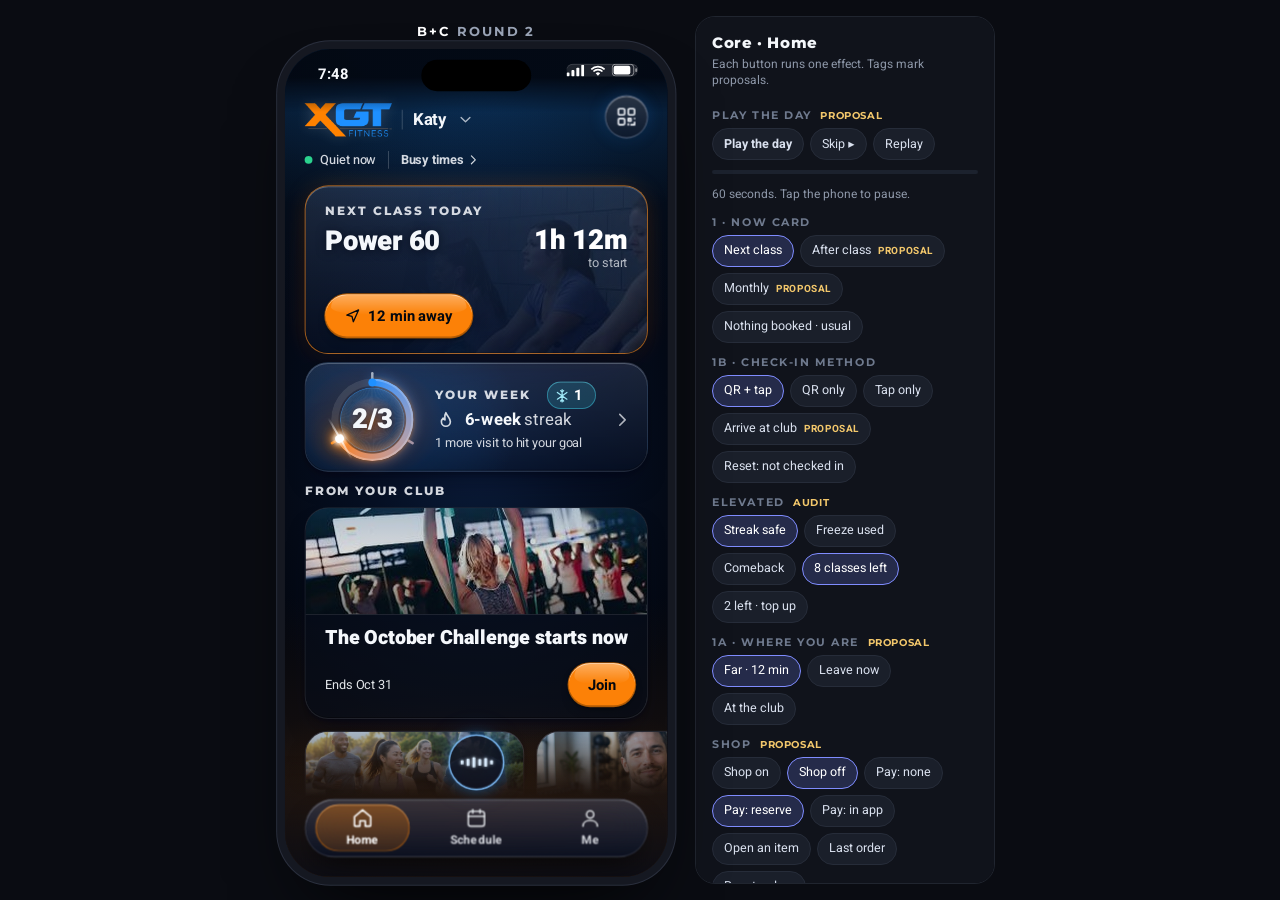
<file: elevated/index.html>
<!doctype html>
<html lang="en" data-v="c" data-r="6">
<head>
<meta charset="utf-8">
<link rel="icon" href="data:,">
<meta name="viewport" content="width=device-width,initial-scale=1">
<title>Core Home · Round 6</title>
<link rel="stylesheet" href="tokens.css">
<link rel="stylesheet" href="app.css">
</head>
<body>
<svg width="0" height="0" style="position:absolute" aria-hidden="true">
<symbol id="i-qr" viewBox="0 0 24 24"><rect x="3" y="3" width="7" height="7" rx="1.5"/><rect x="14" y="3" width="7" height="7" rx="1.5"/><rect x="3" y="14" width="7" height="7" rx="1.5"/><path d="M14 14h3v3h-3zM21 14v.01M21 18v3h-4M14 20v1"/></symbol>
<symbol id="i-ticket" viewBox="0 0 24 24"><path d="M3 9.5a2.5 2.5 0 0 0 0 5V18a1 1 0 0 0 1 1h16a1 1 0 0 0 1-1v-3.5a2.5 2.5 0 0 1 0-5V6a1 1 0 0 0-1-1H4a1 1 0 0 0-1 1z"/><path d="M14.5 5.5v2M14.5 11v2M14.5 16.5v2"/></symbol>
<symbol id="i-tap" viewBox="0 0 24 24"><path d="M8.2 8.7a5 5 0 0 1 0 6.6M11.7 6a8.8 8.8 0 0 1 0 12M15.2 3.4a12.6 12.6 0 0 1 0 17.2"/></symbol>
<symbol id="i-up" viewBox="0 0 24 24"><path d="M7 17 17 7M8.5 7H17v8.5"/></symbol>
<symbol id="i-userplus" viewBox="0 0 24 24"><circle cx="9" cy="8" r="3.5"/><path d="M2.5 20c0-3.6 2.9-6 6.5-6s6.5 2.4 6.5 6M19 8v6M16 11h6"/></symbol>
<symbol id="i-pause" viewBox="0 0 24 24"><path d="M9 5v14M15 5v14"/></symbol>
<symbol id="i-lock" viewBox="0 0 24 24"><rect x="5" y="11" width="14" height="10" rx="2.5"/><path d="M8 11V8a4 4 0 0 1 8 0v3"/></symbol>
<symbol id="i-key" viewBox="0 0 24 24"><path d="m21 2-9.6 9.6"/><circle cx="7.5" cy="15.5" r="5.5"/><path d="m15.5 7.5 3 3L22 7l-3-3"/></symbol>
<symbol id="i-chev-d" viewBox="0 0 24 24"><path d="m6 9 6 6 6-6"/></symbol>
<symbol id="i-chev-r" viewBox="0 0 24 24"><path d="m9 18 6-6-6-6"/></symbol>
<symbol id="i-home" viewBox="0 0 24 24"><path d="M3 10.5 12 3l9 7.5V20a1 1 0 0 1-1 1h-5v-6H9v6H4a1 1 0 0 1-1-1z"/></symbol>
<symbol id="i-cal" viewBox="0 0 24 24"><rect x="3" y="4.5" width="18" height="16.5" rx="3"/><path d="M3 10h18M8 2.5v4M16 2.5v4"/></symbol>
<symbol id="i-user" viewBox="0 0 24 24"><circle cx="12" cy="8" r="4"/><path d="M4 21c0-4 3.6-6.5 8-6.5s8 2.5 8 6.5"/></symbol>
<symbol id="i-snow" viewBox="0 0 24 24"><path d="M12 2v20M4.2 6.5l15.6 11M4.2 17.5l15.6-11M9.5 3.5 12 6l2.5-2.5M9.5 20.5 12 18l2.5 2.5"/></symbol>
<symbol id="i-flame" viewBox="0 0 24 24"><path d="M12 3c1 3.5 5 5.5 5 10a5 5 0 0 1-10 0c0-2 1-3 2-4 .3 1.5 1 2 2 2 0-3-1-5 1-8z"/></symbol>
<symbol id="i-check" viewBox="0 0 24 24"><path d="m5 12.5 4.5 4.5L19 7.5"/></symbol>
<symbol id="i-cup" viewBox="0 0 24 24"><path d="M7 5h10l-1.2 15.5H8.2z"/><path d="M6.5 9h11"/><path d="m13 5 1.2-2.5"/></symbol>
<symbol id="i-bottle" viewBox="0 0 24 24"><path d="M10 2.5h4M10.5 2.5v3L8.5 8.5v12a1 1 0 0 0 1 1h5a1 1 0 0 0 1-1v-12l-2-3v-3"/><path d="M8.5 13h7"/></symbol>
<symbol id="i-towel" viewBox="0 0 24 24"><path d="M5 4.5h14v6H5z"/><path d="M7 10.5v9M12 10.5v9M17 10.5v9"/></symbol>
<symbol id="i-dumb" viewBox="0 0 24 24"><path d="M6.5 7v10M17.5 7v10M3.5 9.5v5M20.5 9.5v5M6.5 12h11"/></symbol>
<symbol id="i-nav" viewBox="0 0 24 24"><path d="M3 11 21 3l-8 18-2-8z"/></symbol>
<symbol id="i-x" viewBox="0 0 24 24"><path d="M6 6l12 12M18 6 6 18"/></symbol>
<symbol id="i-mic" viewBox="0 0 24 24"><rect x="9" y="3" width="6" height="11" rx="3"/><path d="M5 11a7 7 0 0 0 14 0M12 18v3"/></symbol>
<symbol id="i-send" viewBox="0 0 24 24"><path d="m22 2-11 11M22 2l-7 20-4-9-9-4z"/></symbol>
<symbol id="i-share" viewBox="0 0 24 24"><path d="M12 15V3m0 0L8 7m4-4 4 4M5 12v7a2 2 0 0 0 2 2h10a2 2 0 0 0 2-2v-7"/></symbol>
<symbol id="i-clock" viewBox="0 0 24 24"><circle cx="12" cy="12" r="9"/><path d="M12 7v5l3 2"/></symbol>
<symbol id="i-users" viewBox="0 0 24 24"><circle cx="9" cy="8" r="3.5"/><path d="M2.5 20c0-3.6 2.9-6 6.5-6s6.5 2.4 6.5 6M16 4.8a3.5 3.5 0 0 1 0 6.4M18 14.4c2.2.7 3.5 2.6 3.5 5.6"/></symbol>
<symbol id="i-bag" viewBox="0 0 24 24"><path d="M5 8h14l-1 12H6zM9 8V6a3 3 0 0 1 6 0v2"/></symbol>
<symbol id="i-bars" viewBox="0 0 24 24"><path d="M5 20v-8M12 20V5M19 20v-11"/></symbol>
<symbol id="i-offline" viewBox="0 0 24 24"><path d="M4 9a12 12 0 0 1 16 0M7 12.5a8 8 0 0 1 10 0M10 16a4 4 0 0 1 4 0M3 3l18 18"/></symbol>
<symbol id="i-route" viewBox="0 0 24 24"><circle cx="6" cy="18" r="2"/><circle cx="18" cy="6" r="2"/><path d="M8 18h6a3 3 0 0 0 0-6h-4a3 3 0 0 1 0-6h6"/></symbol>
<symbol id="i-minus" viewBox="0 0 24 24"><path d="M6 12h12"/></symbol>
<symbol id="i-plus" viewBox="0 0 24 24"><path d="M6 12h12M12 6v12"/></symbol>
<symbol id="i-wallet" viewBox="0 0 24 24"><path d="M19 7V4a1 1 0 0 0-1-1H5a2 2 0 0 0 0 4h15a1 1 0 0 1 1 1v4h-3a2 2 0 0 0 0 4h3a1 1 0 0 0 1-1v-2a1 1 0 0 0-1-1"/><path d="M3 5v14a2 2 0 0 0 2 2h15a1 1 0 0 0 1-1v-4"/></symbol>
<symbol id="i-alert" viewBox="0 0 24 24"><path d="M12 3.5 2.8 19.5h18.4z"/><path d="M12 10v4.5"/><path d="M12 17.4h.01"/></symbol>
<symbol id="i-back" viewBox="0 0 24 24"><path d="m15 18-6-6 6-6"/></symbol>
<symbol id="i-bell" viewBox="0 0 24 24"><path d="M6 16V11a6 6 0 0 1 12 0v5l1.5 2h-15zM10 21h4"/></symbol>
<symbol id="i-card" viewBox="0 0 24 24"><rect x="3" y="5" width="18" height="14" rx="3"/><path d="M3 10h18M7 15h4"/></symbol>
<symbol id="i-doc" viewBox="0 0 24 24"><path d="M7 3h7l4 4v14H7zM14 3v4h4M10 12h5M10 16h5"/></symbol>
<symbol id="i-gift" viewBox="0 0 24 24"><rect x="4" y="9" width="16" height="11" rx="2"/><path d="M3 9h18v-3H3zM12 6v14M12 6c-1-3-5-3-5-1s3 1 5 1zM12 6c1-3 5-3 5-1s-3 1-5 1z"/></symbol>
<symbol id="i-gear" viewBox="0 0 24 24"><circle cx="12" cy="12" r="3"/><path d="M12 3v3M12 18v3M3 12h3M18 12h3M5.6 5.6l2.1 2.1M16.3 16.3l2.1 2.1M18.4 5.6l-2.1 2.1M7.7 16.3l-2.1 2.1"/></symbol>
<symbol id="i-out" viewBox="0 0 24 24"><path d="M10 4H5v16h5M15 8l4 4-4 4M19 12H9"/></symbol>
<symbol id="i-id" viewBox="0 0 24 24"><rect x="3" y="5" width="18" height="14" rx="3"/><circle cx="9" cy="11" r="2"/><path d="M6 16c.5-2 5.5-2 6 0M14 10h4M14 14h3"/></symbol>
<symbol id="i-pin" viewBox="0 0 24 24"><path d="M12 21s7-6.2 7-11.5A7 7 0 0 0 5 9.5C5 14.8 12 21 12 21z"/><circle cx="12" cy="9.5" r="2.5"/></symbol>
</svg>

<div class="stage" id="stage">
  <div class="phone-col">
    <div class="vtag" id="vtag"></div>
    <div class="phone-fit" id="fit">
    <div class="phone" id="phone">
      <div class="bg" aria-hidden="true"><i class="l1"></i><i class="l2"></i></div>

      <div class="scroll" id="scroll" data-panel="home">
        <header class="hdr li" style="--i:0">
          <div class="hdr-l">
            <button class="club" id="club" aria-label="Switch location"><span class="hmark mk-slot" data-mk="hdr" id="hmark"></span><span class="cn" id="clubName"></span><svg class="i"><use href="#i-chev-d"/></svg></button>
            <button class="crowd" id="crowd" aria-label="Busy by hour"><i class="dot"></i><span>Quiet now</span><span class="cr-more">Busy times<svg class="i"><use href="#i-chev-r"/></svg></span></button>
          </div>
        </header>

        <div class="acct li" id="acctH" hidden style="--i:1"></div>

        <section class="now li" id="now" style="--i:1" aria-live="polite">
          <div class="nbg"><i class="nph" id="nph0"></i><i class="nph" id="nph1"></i></div>

          <div class="ns" data-s="next">
            <div class="top"><span class="eyebrow">Next class today</span></div>
            <div class="trow"><div class="ttl">Power 60</div><div class="cd"><b>1h 12m</b><span>to start</span></div></div>
            <div class="sub">9:00 AM · Taylor Bailey</div>
            <div class="acts"><button class="btn p" id="dirBtn" data-act="directions" aria-label="Directions to Katy, 12 minutes"><svg class="i s"><use href="#i-nav"/></svg><span>12 min away</span></button><span class="in-chip"><svg class="i s"><use href="#i-check"/></svg>Checked in</span></div>
          </div>

          <div class="ns" data-s="recap">
            <div class="top"><span class="eyebrow">Class summary</span></div>
            <div class="trow"><div class="ttl">Summary ready</div></div>
            <div class="sub">Power 60 · just now</div>
            <div class="acts stats">
              <div class="st"><b>52</b><span>min</span></div>
              <div class="st"><b>78%</b><span>avg effort</span></div>
              <div class="st"><b><i class="zs sq"></i>Z4</b><span>top zone</span></div>
              <button class="btn s ico" data-act="summary" aria-label="Open summary"><svg class="i"><use href="#i-chev-r"/></svg></button>
            </div>
          </div>

          <div class="ns" data-s="monthly">
            <div class="top"><span class="eyebrow">Your September</span></div>
            <div class="trow"><div class="ttl">12 visits</div></div>
            <div class="sub">Best week: 4 · 6-week streak</div>
            <div class="acts"><button class="btn p" data-act="story">View recap</button></div>
          </div>

          <div class="ns" data-s="spot">
            <div class="top"><span class="eyebrow">Spot opened</span></div>
            <div class="trow"><div class="ttl">Strength Lab</div><div class="cd"><b id="spotCd">10:00</b><span>to claim</span></div></div>
            <div class="sub">Sat 12:00 PM · Sam Ortiz</div>
            <div class="acts"><button class="btn p" data-act="spot-book">Book</button></div>
          </div>

          <div class="ns" data-s="first">
            <div class="top"><span class="eyebrow">Your first class</span></div>
            <div class="trow"><div class="ttl">Power 60</div></div>
            <div class="sub">Sat 9:00 AM · Taylor Bailey</div>
            <div class="acts"><button class="btn p" data-act="class-book">Book</button></div>
          </div>

          <div class="ns" data-s="usual">
            <div class="top"><span class="eyebrow">Book your usual</span></div>
            <div class="trow"><div class="ttl">Power 60</div></div>
            <div class="sub">Sat 9:00 AM · Taylor Bailey</div>
            <div class="acts"><button class="btn p" data-act="class-book">Book</button></div>
          </div>
        </section>

        <section class="week li" id="week" style="--i:2" role="button" tabindex="0" aria-label="Your week: 2 of 3 visits. Open progress">
          <div class="wk-row">
            <div class="ring" id="wkRing" data-rs="96" data-rw="8" data-goal="3" data-core="cnt" data-dial="1"></div>
            <div class="wk-r">
              <div class="lab"><span>Your week</span><span class="frz" id="frz" aria-label="1 streak freeze left"><svg class="i"><use href="#i-snow"/></svg><b>1</b></span></div>
              <div class="wk-s" id="wkS"><svg class="i"><use href="#i-flame"/></svg><span id="wkSt"><b>6-week</b> streak</span></div>
              <div class="wk-g" id="wkGoal">1 more visit to hit your goal</div>
              <div class="cbar" id="cbar"><span class="t"><i></i></span><span class="cn">Challenge 4/16</span></div>
            </div>
            <svg class="i wk-go"><use href="#i-chev-r"/></svg>
          </div>
          
        </section>

        <section class="topup li" id="topup" style="--i:3" hidden>
          <div class="tu-l"><b id="tuN">2</b><span>classes left</span></div>
          <div class="tu-m"><b>10-class pack</b><span>$110 · use within 6 months</span></div>
          <button class="btn p" id="tuBtn">Top up</button>
        </section>

        <h2 class="sec li" style="--i:3">From your club</h2>
        <article class="feat li" id="feat" style="--i:3"></article>
        <div class="row li" id="row" style="--i:4"></div>
      </div>

      <button class="keybtn glass" id="keyBtn" aria-label="Check in"><svg class="i"><use href="#i-qr"/></svg></button>
      <div class="status" aria-hidden="true">
        <span class="tm">7:48</span><i class="isl"></i>
        <span class="ic"><svg width="18" height="12" viewBox="0 0 18 12"><rect x="0" y="8" width="3" height="4" rx="1"/><rect x="5" y="5.5" width="3" height="6.5" rx="1"/><rect x="10" y="3" width="3" height="9" rx="1"/><rect x="15" y="0" width="3" height="12" rx="1"/></svg><svg width="16" height="12" viewBox="0 0 16 12"><path d="M8 11.2 5.7 8.8a3.3 3.3 0 0 1 4.6 0zM2.8 6.3a7.4 7.4 0 0 1 10.4 0L12 7.5a5.700 5.700 0 0 0-8 0zM.6 4.1a10.500 10.500 0 0 1 14.800 0l-1.200 1.200a8.800 8.800 0 0 0-12.400 0z"/></svg><svg width="27" height="13" viewBox="0 0 27 13"><rect x=".5" y=".5" width="22" height="12" rx="3.500" fill="none" stroke="currentColor" opacity=".5"/><rect x="2" y="2" width="17" height="9" rx="2"/><rect x="24" y="4.500" width="2" height="4" rx="1" opacity=".5"/></svg></span>
      </div>

      <!-- Schedule -->
      <section class="scroll panel away" id="scr-sch" data-panel="schedule" aria-label="Schedule" aria-hidden="true" inert>
        <header class="ph li" style="--i:0"><h1 class="sr">Schedule</h1><button class="club" aria-label="Switch location"><span class="hmark mk-slot" data-mk="hdr"></span><span class="cn"></span><svg class="i"><use href="#i-chev-d"/></svg></button><button class="bell glass" id="allBk" aria-label="All bookings"><svg class="i"><use href="#i-ticket"/></svg><i class="bkn" id="bkn" hidden>1</i></button></header>
        <div class="srow li" style="--i:1"><div class="seg2" id="schSeg" role="tablist"><button class="on" data-m="cls" role="tab" aria-selected="true">Classes</button><button data-m="one" role="tab" aria-selected="false">1:1</button></div><button class="mo" id="moBtn" aria-label="Month view" aria-expanded="false"><span id="moLab">October</span><svg class="i"><use href="#i-chev-d"/></svg></button></div>
        <div id="schCls">
          <div class="mcard li" id="moCard" hidden style="--i:2">
            <div class="mhd"><h2 id="moTitle">October 2026</h2><button class="mtoday" id="moToday" hidden>Today</button><button class="mnav" id="moPrev" aria-label="Previous month"><svg class="i"><use href="#i-back"/></svg></button><button class="mnav" id="moNext" aria-label="Next month"><svg class="i"><use href="#i-chev-r"/></svg></button></div>
            <div class="mwk" aria-hidden="true"><span>S</span><span>M</span><span>T</span><span>W</span><span>T</span><span>F</span><span>S</span></div>
            <div class="mgd" id="moGrid"></div>
          </div>
          <div class="wkS li" style="--i:2"><div class="days" id="days"></div></div>
          <div class="fchips li" id="fchips" style="--i:3"></div>
          <div class="glist li" id="clist" style="--i:3"></div>
        </div>
        <div id="schOne" hidden><p class="hint2">Personal sessions with your coaches.</p><div class="glist" id="olist"></div></div>
      </section>

      <!-- Me -->
      <section class="scroll panel away" id="scr-me" data-panel="me" aria-label="Me" aria-hidden="true" inert>
        <header class="ph li" style="--i:0"><h1 class="sr">Me</h1><button class="club" aria-label="Switch location"><span class="hmark mk-slot" data-mk="hdr"></span><span class="cn"></span><svg class="i"><use href="#i-chev-d"/></svg></button><button class="bell glass" id="bell" aria-label="Notifications, 1 new"><svg class="i"><use href="#i-bell"/></svg><i class="udot"></i></button></header>
        <div class="acct li" id="acctM" hidden style="--i:1"></div>
        <section class="mecard li" style="--i:1">
          <div class="me-id"><i class="mav">AB</i><div><b>Alex Brooks</b><span id="meClub">Member since March 2025</span></div></div>
          <div class="me-cr"><div class="me-c"><b id="meCr">8</b> of 12 classes left</div><div class="me-s">Renews Nov 1</div></div>
          <div class="me-bar" role="img" aria-label="Classes used this month"><i id="meBar" style="transform:scaleX(.333)"></i></div>
        </section>
        <div class="mgrp li" style="--i:2" id="mlist"></div>
      </section>

      <section class="prog" id="prog" aria-label="Progress" aria-hidden="true">
        <div class="prog-top">
          <button class="back glass" id="progBack" aria-label="Back"><svg class="i"><use href="#i-back"/></svg></button><h1>Progress</h1>
        </div>
        <div class="prog-body" id="progBody">
          <div class="prog-seg" id="progSeg"><button class="on" data-pr="week" aria-pressed="true">This week</button><button data-pr="month" aria-pressed="false">This month</button><button data-pr="all" aria-pressed="false">All time</button></div>
          <div class="pstats" id="pstats"></div>
          <div class="pcard strk" id="strk">
            <div class="sk-f"><svg class="i"><use href="#i-flame"/></svg><b id="skN">6</b></div>
            <div class="sk-m"><b id="skT">6-week streak</b><span id="skS">1 freeze left. It covers a missed week on its own.</span></div>
          </div>
          <div class="prog-goal"><span>Weekly goal</span><div class="stepper"><button id="gMinus" aria-label="Fewer"><svg class="i"><use href="#i-minus"/></svg></button><b id="gVal">3</b><button id="gPlus" aria-label="More"><svg class="i"><use href="#i-plus"/></svg></button></div></div>
          <div class="pcard"><div class="lab">October</div><div class="cal" id="cal"></div></div>
          <div class="lab pl">Milestones · workouts</div>
          <div class="miles-row" id="mrow" tabindex="-1"></div>
          <div class="lab pl">Recent</div>
          <div class="glist" id="recent"></div>
        </div>
      </section>

      <section class="sub" id="sub" aria-label="Details" aria-hidden="true" inert>
        <div class="sub-top"><button class="back glass" id="subBack" aria-label="Back"><svg class="i"><use href="#i-back"/></svg></button><h1 id="subT"></h1></div>
        <div class="sub-body" id="subBody"></div>
      </section>

      <section class="out" id="out" aria-label="Outside the app" aria-hidden="true" inert>
        <div class="out-top"><button class="back glass" id="outBack" aria-label="Back to app"><svg class="i"><use href="#i-back"/></svg></button><div class="seg2" id="outSeg" role="tablist"><button class="on" data-v="wallet" role="tab" aria-selected="true">Wallet</button><button data-v="lock" role="tab" aria-selected="false">Lock</button><button data-v="widget" role="tab" aria-selected="false">Widget</button></div></div>

        <div class="ov ov-w on" data-v="wallet">
          <div class="pass" id="pass">
            <div class="pass-hd"><span class="pass-mk"><span class="mk-slot" data-mk="sheet" style="--mw:112px;--mh:32px"></span></span><span class="pass-pl">Monthly · 12</span></div>
            <b class="pass-nm">Alex Brooks</b>
            <div class="pass-code" id="passCode" data-ck="both"><canvas id="passQr" width="232" height="232" aria-label="Check-in code"></canvas><span class="pass-tap" aria-label="Tap at the reader"><svg class="i"><use href="#i-tap"/></svg></span></div>
            <i class="pass-sw" aria-hidden="true"></i>
          </div>
          <div class="ov-act"><button class="btn p wide" id="wlAdd"><svg class="i s"><use href="#i-wallet"/></svg>Add to Wallet</button><span class="wl-done" id="wlDone" hidden><svg class="i s"><use href="#i-check"/></svg>Added</span></div>
        </div>

        <div class="ov ov-l" data-v="lock" hidden>
          <div class="lk-date">Saturday, October 10</div>
          <div class="lk-time">7:48</div>
          <div class="lk-card" id="lkCard" role="button" tabindex="0" data-st="up"></div>
          <div class="lk-st" id="lkSt"><button class="on" data-s="up">1h 12m</button><button data-s="near">15 min</button><button data-s="here">Here</button></div>
        </div>

        <div class="ov ov-g" data-v="widget" hidden>
          <div class="hs">
            <div class="wg wg-m" id="wgM" role="button" tabindex="0" aria-label="Next class widget">
              <div class="wg-l"><span class="wg-mk"><span class="mk-slot" data-mk="sheet" style="--mw:64px;--mh:20px"></span></span><b class="wg-t">Power 60</b><span class="wg-w">9:00 AM</span><b class="wg-cd">1h 12m</b></div>
              <div class="ring" id="wgRing" data-rs="104" data-rw="9" data-goal="3" data-core="cnt" data-dial="1"></div>
            </div>
            <div class="wg wg-sm" id="wgS" role="button" tabindex="0" aria-label="Next class widget, small">
              <span class="wg-mk"><span class="mk-slot" data-mk="sheet" style="--mw:64px;--mh:20px"></span></span><b class="wg-t">Power 60</b><span class="wg-w">9:00 AM</span><b class="wg-cd">1h 12m</b>
            </div>
            <i class="ic"></i><i class="ic"></i><i class="ic"></i><i class="ic"></i>
          </div>
          <div class="dock"><i class="ic"></i><i class="ic"></i><i class="ic"></i><i class="ic"></i></div>
        </div>
      </section>

      <div class="offbar" id="offBar" hidden role="status"><svg class="i s"><use href="#i-offline"/></svg>Offline</div>
      <div class="errc glass" id="errCard" hidden role="alert"><i class="errI"><svg class="i"><use href="#i-alert"/></svg></i><b>Couldn't load</b><button class="btn p" id="errRetry">Retry</button></div>

      <section class="auth" id="auth" aria-label="Sign in" aria-hidden="true" inert>
        <div class="auth-in">
          <div class="auth-mk"><div class="mk-slot" data-mk="sheet" style="--mw:200px;--mh:64px"></div></div>
          <input class="auth-f" id="authEm" type="email" inputmode="email" autocomplete="email" placeholder="Email" aria-label="Email">
          <button class="btn p big wide" id="authGo">Continue</button>
          <div class="auth-or" aria-hidden="true"><i></i><span>or</span><i></i></div>
          <button class="btn s big wide" data-auth="apple">Continue with Apple</button>
          <button class="btn s big wide" data-auth="google">Continue with Google</button>
        </div>
      </section>

      <section class="scroll panel away" id="scr-shop" data-panel="shop" aria-label="Shop" aria-hidden="true" inert>
        <header class="ph li" style="--i:0"><h1 class="sr">Shop</h1><button class="club" aria-label="Switch location"><span class="hmark mk-slot" data-mk="hdr"></span><span class="cn"></span><svg class="i"><use href="#i-chev-d"/></svg></button><button class="bell glass" id="shBag" aria-label="Your orders" hidden><svg class="i"><use href="#i-bag"/></svg><b class="bcnt" id="shCnt">0</b></button></header>
        <button class="shf li" id="shFeat" style="--i:1" data-p="p10"><span class="shf-t"><i class="eyebrow">Featured</i><b>10-class pack</b><em>$110 · $11 a class</em></span><span class="shf-ic"><svg class="i"><use href="#i-ticket"/></svg></span></button>
        <div class="fchips li" id="shChips" style="--i:2"></div>
        <div class="pgrid li" id="shGrid" style="--i:3"></div>
      </section>

      <nav class="tabs glass" id="tabs" aria-label="Main">
        <i class="tab-ind" id="tabInd"></i>
        <button class="tab on" data-tab="home"><svg class="i"><use href="#i-home"/></svg>Home</button>
        <button class="tab" data-tab="schedule"><svg class="i"><use href="#i-cal"/></svg>Schedule</button>
        <button class="tab" data-tab="shop" id="tabShop" hidden><svg class="i"><use href="#i-bag"/></svg>Shop</button>
        <button class="tab" data-tab="me"><svg class="i"><use href="#i-user"/></svg>Me</button>
      </nav>

      <button class="orb" id="orb" aria-label="Voice assistant"><i class="halo"></i><i class="arc"></i><span class="bars"><i></i><i></i><i></i><i></i><i></i><i></i></span><i class="udot" aria-label="Unread reply from staff"></i></button>

      <div class="layer" id="layer">
        <div class="scrim" id="scrim"></div>

        <!-- Check-in key -->
        <section class="sheet" role="dialog" aria-modal="true" id="sh-checkin" aria-label="Check-in key" style="height:568px">
          <button class="x" data-close aria-label="Close"><svg class="i"><use href="#i-x"/></svg></button>
          <div class="ck-qr" id="ckQr" data-ck="both">
            <div class="mk-slot ck-mark" data-mk="sheet" style="--mw:150px;--mh:44px"></div>
            <h3 class="sh-t">Alex Brooks</h3>
            <p class="sh-s" id="ckSub">Scan or tap at the door</p>
            <div class="qr-wrap"><canvas id="qr" width="232" height="232"></canvas></div>
            <div class="ck-tapbig" aria-hidden="true"><i></i><i></i><i></i><span><svg class="i"><use href="#i-tap"/></svg></span></div>
            <div class="qr-meta"><span class="qr-ref"><div class="ring" id="qrRing" data-rs="28" data-rw="3"></div><span id="qrTxt">Refreshes in 30s</span></span><span class="chip"><svg class="i s"><use href="#i-offline"/></svg>Works offline</span></div>
            <div class="ck-tap"><svg class="i"><use href="#i-tap"/></svg><span>Or tap at the reader</span></div>
            <button class="btn s demo" id="simScan">Simulate scan or tap</button>
          </div>
          <div class="ck-fail" id="ckFail" inert>
            <div class="fail-ic"><svg class="i"><use href="#i-x"/></svg></div>
            <h3 class="sh-t big">Not recognized</h3>
            <button class="btn p wide" id="ckRetry">Try again</button>
            <button class="lnk" id="ckDesk">Ask front desk</button>
          </div>
          <div class="ck-ok" id="ckOk">
            <div class="ok-ring" id="okRing"><div class="ring" id="okR" data-rs="176" data-rw="11" data-dial="1"></div></div>
            <h3 class="sh-t big">Checked in</h3>
            <div class="chip streak" id="ckCnt"></div>
            <button class="btn s wide" id="ckWallet"><svg class="i s"><use href="#i-wallet"/></svg>Add to Wallet</button>
            <button class="btn p wide" data-close>Done</button>
          </div>
        </section>

        <!-- Milestone share -->
        <section class="sheet" role="dialog" aria-modal="true" id="sh-share" aria-label="Share your milestone" style="height:664px">
          <button class="x" data-close aria-label="Close"><svg class="i"><use href="#i-x"/></svg></button>
          <h3 class="sh-t">Share your milestone</h3>
          <div class="seg2 look" id="shLook" role="tablist" aria-label="Share style"><button class="on" data-look="card" role="tab" aria-selected="true">Card</button><button data-look="sticker" role="tab" aria-selected="false">Sticker</button><button data-look="photo" role="tab" aria-selected="false">Photo</button></div>
          <div class="sc-wrap" id="scWrap" data-look="card"><div class="sc" id="sc"></div></div>
          <div class="sh-btns"><button class="btn p" data-act="toast" data-msg="Demo: opens Instagram Stories">Stories</button><button class="btn s" data-act="toast" data-msg="Demo: opens Snapchat">Snapchat</button><button class="btn s" data-act="toast" data-msg="Demo: phone share sheet">More</button></div>
          <p class="sh-tip" id="shTip">Caption copied. Paste it and add location.</p>
        </section>

        <!-- Class -->
        <section class="sheet" role="dialog" aria-modal="true" id="sh-class" aria-label="Class" style="height:652px">
          <div class="cl-ph"><i class="cl-img"></i><i class="cl-fade"></i></div>
          <button class="x glass" data-close aria-label="Close"><svg class="i"><use href="#i-x"/></svg></button>
          <div class="cl-body">
            <div class="lab" id="clLab">Sat · 9:00 AM · 60 min</div>
            <h3 class="sh-t big" id="clT">Power 60</h3>
            <div class="coach"><i class="av" id="clAv">TB</i><div><b id="clCoach">Taylor Bailey</b><span id="clRole">Coach</span></div></div>
            <div class="cl-chips" id="clChips"></div>
            <div class="cl-promo" id="clPromo"><b>October Challenge</b><span>This class counts toward your 16.</span></div>
            <div class="cl-foot">
              <button class="btn p big" id="bookBtn"><span class="bl">Book</span></button>
              <p class="cl-note" id="bookNote">8 classes left in your plan</p>
              <button class="lnk bring" id="bfBtn" data-act="friend"><svg class="i s"><use href="#i-userplus"/></svg>Bring a friend</button>
            </div>
          </div>
        </section>

        <!-- Shop item -->
        <section class="sheet" role="dialog" aria-modal="true" id="sh-shopitem" aria-label="Item" style="height:540px">
          <div class="si-art" id="siArt"><svg class="i"><use href="#i-bag"/></svg></div>
          <button class="x glass" data-close aria-label="Close"><svg class="i"><use href="#i-x"/></svg></button>
          <div class="si-body" id="siBody">
            <div class="lab" id="siCat">Drinks</div>
            <h3 class="sh-t big" id="siT">Protein shake</h3>
            <p class="sh-s" id="siD"></p>
            <div class="si-row"><b class="si-p" id="siP">$6</b><div class="qty" id="siQ"><button id="qMin" aria-label="Less"><svg class="i"><use href="#i-minus"/></svg></button><b id="qN" aria-live="polite">1</b><button id="qPlus" aria-label="More"><svg class="i"><use href="#i-plus"/></svg></button></div></div>
            <div class="cl-foot"><button class="btn p big" id="siBtn"><span class="bl" id="siBl">Reserve</span></button><p class="cl-note" id="siNote"></p></div>
          </div>
          <div class="si-done" id="siDone" inert>
            <i class="sd-ic"><svg class="i"><use href="#i-check"/></svg></i>
            <h3 class="sh-t" id="sdT">Reserved</h3>
            <p class="sh-s" id="sdS"></p>
            <div class="sd-code" id="sdCode">K7 42</div>
            <p class="sd-it" id="sdIt"></p>
            <button class="btn p big" data-close>Done</button>
          </div>
        </section>

        <!-- Permission ask -->
        <section class="sheet" role="dialog" aria-modal="true" id="sh-perm" aria-label="Permission" style="height:396px">
          <button class="x" data-close aria-label="Close"><svg class="i"><use href="#i-x"/></svg></button>
          <div class="pmp-ic" id="pmpIc"><svg class="i"><use href="#i-nav"/></svg></div>
          <h3 class="sh-t" id="pmpT"></h3>
          <p class="sh-s" id="pmpS"></p>
          <button class="btn p wide" id="pmpYes">Allow</button>
          <button class="lnk" id="pmpNo">Not now</button>
        </section>

        <!-- Bring a friend -->
        <section class="sheet" role="dialog" aria-modal="true" id="sh-friend" aria-label="Bring a friend" style="height:316px">
          <button class="x" data-close aria-label="Close"><svg class="i"><use href="#i-x"/></svg></button>
          <h3 class="sh-t">Bring a friend</h3>
          <p class="sh-s" id="bfSub">Free guest pass · Power 60 · Sat 9:00 AM</p>
          <div class="bf-msg"><i class="av">AB</i><p id="bfMsg"></p></div>
          <div class="sh-btns"><button class="btn p" data-act="toast" data-msg="Demo: opens Messages">Messages</button><button class="btn s" data-act="toast" data-msg="Link copied">Copy link</button><button class="btn s" data-act="toast" data-msg="Demo: phone share sheet">More</button></div>
        </section>

        <!-- Promo -->
        <section class="sheet" role="dialog" aria-modal="true" id="sh-promo" aria-label="Promotion" style="height:604px">
          <div class="cl-ph"><i class="cl-img" id="pmImg"></i><i class="cl-fade"></i></div>
          <button class="x glass" data-close aria-label="Close"><svg class="i"><use href="#i-x"/></svg></button>
          <div class="cl-body">
            
            <h3 class="sh-t big" id="pmT"></h3>
            <p class="pm-line" id="pmL"></p>
            <div class="pm-rows" id="pmR" hidden></div>
            <div class="pm-meta" id="pmM"></div>
            <div class="cl-foot"><button class="btn p big" id="pmBtn"><span class="bl"></span></button></div>
          </div>
        </section>

        <!-- Crowd -->
        <section class="sheet" role="dialog" aria-modal="true" id="sh-crowd" aria-label="Busy by hour" style="height:452px">
          <button class="x" data-close aria-label="Close"><svg class="i"><use href="#i-x"/></svg></button>
          <h3 class="sh-t">Busy by hour</h3>
          <p class="sh-s">Today · typical for a Saturday</p>
          <div class="cr-now"><i class="dot"></i><b>Quiet now</b><span>Best time to go: 1–3 PM</span></div>
          <div class="cr-chart" id="crChart"></div>
          <div class="cr-ax"><span>5a</span><span>9a</span><span>1p</span><span>5p</span><span>9p</span></div>
        </section>

        <!-- Class summary -->
        <section class="sheet" role="dialog" aria-modal="true" id="sh-summary" aria-label="Class summary" style="height:540px">
          <button class="x" data-close aria-label="Close"><svg class="i"><use href="#i-x"/></svg></button>
          <h3 class="sh-t big">Power 60</h3>
          <p class="sh-s">Today · 9:00 AM · Taylor Bailey</p>
          <div class="sm-stats">
            <div><b>52</b><span>min</span></div>
            <div><b>78%</b><span>avg effort</span></div>
            <div><b><i class="zs sq"></i>Z4</b><span>top zone</span></div>
          </div>
          <div class="sm-z" id="smZ" role="list" aria-label="Minutes in each zone"></div>
          <div class="sm-cmp"><svg class="i"><use href="#i-up"/></svg><span>Up from <b>74%</b> last Power 60</span></div>
          <div class="sh-btns"><button class="btn s" data-act="share-from-progress">Share</button><button class="btn p" data-act="book-next">Book next</button></div>
        </section>

        <!-- Monthly recap story -->
        <section class="sheet" role="dialog" aria-modal="true" id="sh-story" aria-label="Monthly recap" style="height:620px">
          <button class="x" data-close aria-label="Close"><svg class="i"><use href="#i-x"/></svg></button>
          <div class="st-bars" id="stBars"><i></i><i></i><i></i><i></i></div>
          <div class="st-slides" id="stSlides">
            <div class="st-s"><div class="lab">Your September</div><div class="st-big">12</div><p>visits. Your best week had 4.</p></div>
            <div class="st-s"><div class="lab">Your favorite</div><div class="st-big sm">Power 60</div><p>with Taylor Bailey, 5 times.</p></div>
            <div class="st-s"><div class="lab">Streak</div><div class="st-big">6</div><p>weeks in a row. Next milestone: 25 workouts.</p></div>
            <div class="st-s"><div class="lab">October goal</div><div class="st-big">3</div><p>visits a week.</p><div class="sh-btns"><button class="btn p" data-act="toast" data-msg="Goal set to 3 a week">Set goal</button><button class="btn s" data-act="share-from-story">Share</button></div></div>
          </div>
          <p class="sh-tip" id="stTip">Tap to continue</p>
        </section>

        <!-- All bookings -->
        <section class="sheet" role="dialog" aria-modal="true" id="sh-bookings" aria-label="All bookings" style="height:620px">
          <button class="x" data-close aria-label="Close"><svg class="i"><use href="#i-x"/></svg></button>
          <h3 class="sh-t">All bookings</h3>
          <div class="seg2 sm" id="bkSeg" role="group" aria-label="Booking type"><button class="on" data-bk="up" aria-pressed="true">Upcoming</button><button data-bk="past" aria-pressed="false">Past</button><button data-bk="wl" aria-pressed="false">Waitlist</button><button data-bk="cx" aria-pressed="false">Canceled</button></div>
          <div class="glist" id="bkList"></div>
        </section>

        <!-- Notifications + inbox -->
        <section class="sheet" role="dialog" aria-modal="true" id="sh-inbox" aria-label="Notifications" style="height:560px">
          <button class="x" data-close aria-label="Close"><svg class="i"><use href="#i-x"/></svg></button>
          <h3 class="sh-t">Notifications</h3>
          <div class="glist inbox" id="inboxList"></div>
        </section>

        <!-- Orb -->
        <section class="sheet" role="dialog" aria-modal="true" id="sh-orb" aria-label="Assistant" style="height:600px">
          <button class="x" data-close aria-label="Close"><svg class="i"><use href="#i-x"/></svg></button>
          <div class="orb-state" id="orbState">Tap to talk</div>
          <div class="seg" id="orbSeg"><button class="on" data-th="assistant">Assistant</button><button data-th="staff">Message staff<i class="udot"></i></button></div>
          <div class="thread" id="thAssistant">
            <div class="bub me">Any classes tomorrow morning?</div>
            <div class="bub ai" id="aiLine">Power 60 has spots Saturday at 9:00.</div>
            <div class="ans" id="ans"><div><b>Book Power 60</b><span>Sat 9:00 AM · 6 spots left</span></div><button class="btn p" data-act="class-book-orb">Book</button></div>
            <div class="listen" id="listenBox"><i></i><i></i><i></i><i></i><i></i></div>
          </div>
          <div class="thread" id="thStaff" hidden>
            <div class="bub me">Can I bring a friend Saturday?</div>
            <div class="bub ai">Hi Alex! Yes, first visit is free. We saved them a spot.<span class="bt">Maya · front desk · 7:41 AM</span></div>
          </div>
          <div class="inrow"><input id="orbIn" type="text" placeholder="Type a message" aria-label="Message"><button class="btn p ico" aria-label="Talk"><svg class="i"><use href="#i-mic"/></svg></button></div>
        </section>

        <!-- Milestone badge (center) -->
        <div class="miles" id="miles" aria-hidden="true">
          <div class="badge" id="badge"><div class="ring" id="bgRing" data-rs="168" data-rw="10" data-core="0" data-dial="1"></div><div class="bg-n"><b>25</b><span>workouts</span></div></div>
          <div class="mi-t">Milestone</div>
          <div class="mi-s">25 workouts. Nice work, Alex.</div>
        </div>
      </div>

      <div class="toast glass" id="toast" role="status"></div>
    </div>
    </div>
  </div>

  <aside class="bar" id="bar">
    <h1>Core · Home</h1>
    <p class="hint">Each button runs one effect. Tags mark proposals.</p>
    <div class="btns" id="bVar" hidden></div>
    <div class="grp"><h2>Play the day <em>Proposal</em></h2><div class="btns"><button id="dayPlay">Play the day</button><button id="dayNext" disabled>Skip ▸</button><button id="dayAgain" disabled>Replay</button></div><div class="dayp"><i id="dayBar"></i></div><p class="hint small" id="dayBeat">60 seconds. Tap the phone to pause.</p></div>
    <div class="grp"><h2>1 · Now card</h2><div class="btns" id="bNow"><button data-now="next">Next class</button><button data-now="recap">After class <em>Proposal</em></button><button data-now="monthly">Monthly <em>Proposal</em></button><button data-now="usual">Nothing booked · usual</button></div></div>
    <div class="grp"><h2>1b · Check-in method</h2><div class="btns" id="bCk"><button data-ck="both">QR + tap</button><button data-ck="qr">QR only</button><button data-ck="tap">Tap only</button><button id="bArrive">Arrive at club <em>Proposal</em></button><button id="bCkReset">Reset: not checked in</button></div></div>
    <div class="grp"><h2>Elevated <em>Audit</em></h2><div class="btns" id="bElev"><button data-st="safe" class="on">Streak safe</button><button data-st="frozen">Freeze used</button><button data-st="comeback">Comeback</button><button data-cr="8" class="on">8 classes left</button><button data-cr="2">2 left · top up</button></div></div>
    <div class="grp"><h2>1a · Where you are <em>Proposal</em></h2><div class="btns" id="bDist"><button data-d="far">Far · 12 min</button><button data-d="soon">Leave now</button><button data-d="near">At the club</button></div></div>
    <div class="grp"><h2>Shop <em>Proposal</em></h2><div class="btns" id="bShop"><button data-sh="on">Shop on</button><button data-sh="off">Shop off</button><button data-sh="none">Pay: none</button><button data-sh="reserve">Pay: reserve</button><button data-sh="app">Pay: in app</button><button data-sh="item">Open an item</button><button data-sh="orders">Last order</button><button data-sh="reset">Reset orders</button></div></div>
    <div class="grp"><h2>Me screens</h2><div class="btns" id="bSub"><button data-sub="Membership">Membership</button><button data-sub="Payments">Payments</button><button data-sub="Profile details">Profile details</button><button data-sub="Documents">Documents</button><button data-sub="Refer friends">Refer friends</button><button data-sub="Settings">Settings</button></div></div>
    <div class="grp"><h2>Outside the app <em>Proposal</em></h2><div class="btns" id="bOut"><button data-out="wallet">Wallet pass</button><button data-out="lock">Lock screen</button><button data-out="widget">Widget</button><button id="bWlReset">Reset: not in Wallet</button></div></div>
    <div class="grp"><h2>Edge states <em>Proposal</em></h2><div class="btns" id="bEdge"><button data-e="auth">Sign-in</button><button data-e="newm">New member</button><button data-e="load">Loading</button><button data-e="off">Offline</button><button data-e="err">Error</button><button data-e="closed">Closed day</button><button data-e="spot">Spot opened</button><button data-e="late">Late cancel</button><button data-e="nocr">No credits</button><button data-e="frozen">Frozen</button><button data-e="expired">Expired</button><button data-e="ckfail">Failed check-in</button><button data-e="p-loc">Ask: location</button><button data-e="p-not">Ask: notifications</button><button data-e="p-wal">Ask: Wallet</button><button data-e="reset">Reset all</button></div></div>
    <div class="grp"><h2>Flows</h2><div class="btns" id="bFlow">
      <button data-f="checkin">2 · Check-in key</button><button data-f="scan">2 · Simulate scan</button><button data-f="milestone">3 · Milestone <em>Proposal</em></button><button data-f="class">4 · Class grows</button><button data-f="class-full">4 · Class (full)</button><button data-f="ring">5 · Ring to Progress</button><button data-f="promo">6 · Promo grows</button><button data-f="crowd">7 · Crowd line <em>Proposal</em></button><button data-f="story">Monthly story</button><button data-f="summary">Class summary</button><button data-f="month">Month view</button></div></div>
    <div class="grp"><h2>8 · Orb</h2><div class="btns" id="bOrb"><button data-o="idle">Idle</button><button data-o="listening">Listening</button><button data-o="thinking">Thinking</button><button data-o="speaking">Speaking</button><button data-o="answer">Answer</button><button data-o="staff">Staff unread</button></div></div>
    <div class="grp"><h2>9 · Tabs</h2><div class="btns" id="bTab"><button data-t="home">Home</button><button data-t="schedule">Schedule</button><button data-t="shop">Shop</button><button data-t="me">Me</button></div></div>
    <div class="grp"><h2>10 · Brand</h2><div class="btns" id="bBrand"><button data-b="xgt">XGT</button><button data-b="usapt">USA PT</button><button data-b="dark">Test Dark</button><button data-b="light">Test Light</button><button data-name="1">30-char name</button></div></div>
    <div class="grp"><h2>11 · 12</h2><div class="btns"><button id="bRm" aria-pressed="false">Reduce Motion: off</button><button id="bReplay">Replay load-in</button></div></div>
    <p class="hint small">URL: <code>?v=a|b|c</code> <code>?brand=</code> <code>?state=</code> <code>?bar=0</code></p>
  </aside>
</div>
<script src="brands.js"></script>
<script src="app.js"></script>
</body>
</html>
</file>
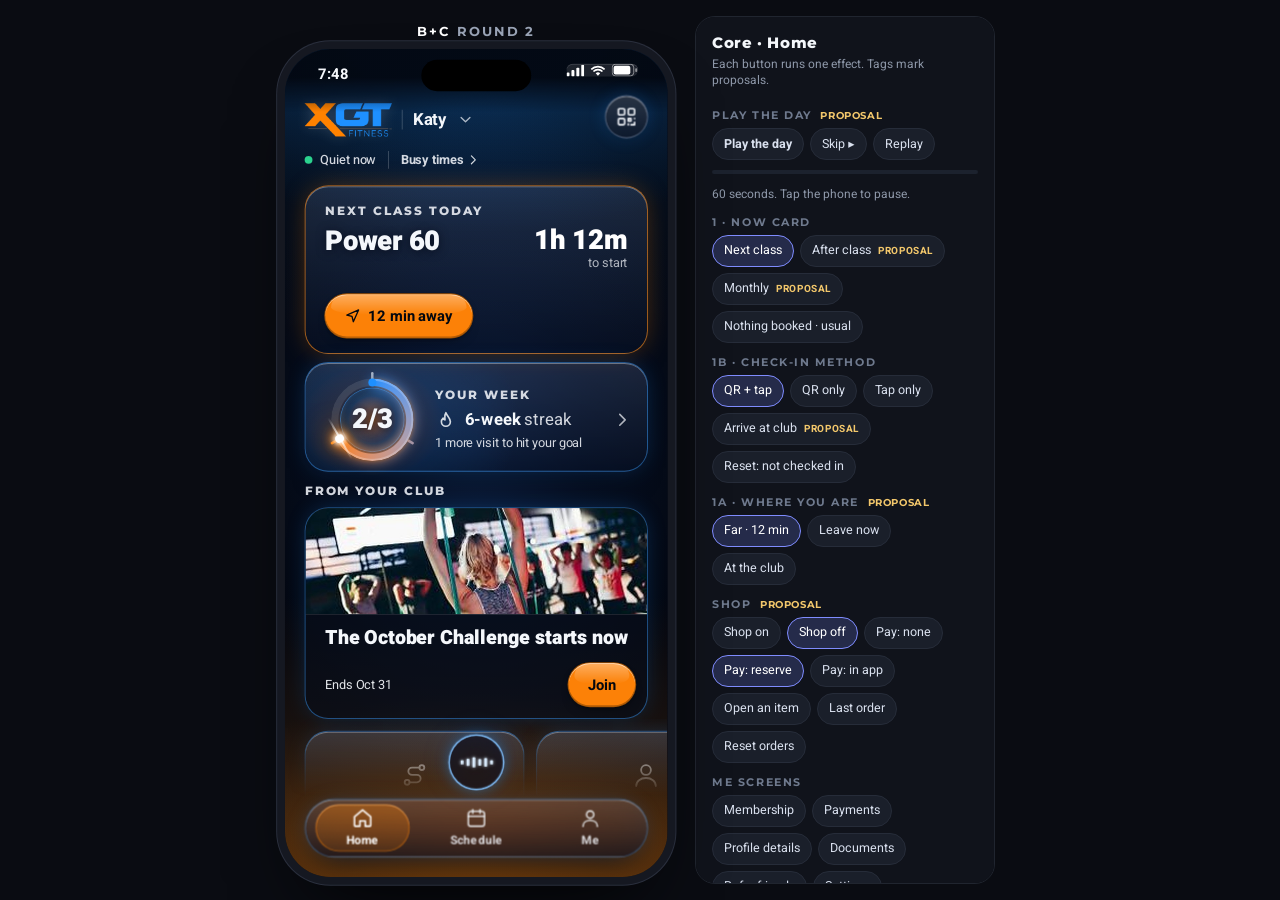
<file: original/index.html>
<!doctype html>
<html lang="en" data-v="c" data-r="6">
<head>
<meta charset="utf-8">
<link rel="icon" href="data:,">
<meta name="viewport" content="width=device-width,initial-scale=1">
<title>Core Home · Round 6</title>
<link rel="stylesheet" href="tokens.css">
<link rel="stylesheet" href="app.css">
</head>
<body>
<svg width="0" height="0" style="position:absolute" aria-hidden="true">
<symbol id="i-qr" viewBox="0 0 24 24"><rect x="3" y="3" width="7" height="7" rx="1.5"/><rect x="14" y="3" width="7" height="7" rx="1.5"/><rect x="3" y="14" width="7" height="7" rx="1.5"/><path d="M14 14h3v3h-3zM21 14v.01M21 18v3h-4M14 20v1"/></symbol>
<symbol id="i-ticket" viewBox="0 0 24 24"><path d="M3 9.5a2.5 2.5 0 0 0 0 5V18a1 1 0 0 0 1 1h16a1 1 0 0 0 1-1v-3.5a2.5 2.5 0 0 1 0-5V6a1 1 0 0 0-1-1H4a1 1 0 0 0-1 1z"/><path d="M14.5 5.5v2M14.5 11v2M14.5 16.5v2"/></symbol>
<symbol id="i-tap" viewBox="0 0 24 24"><path d="M8.2 8.7a5 5 0 0 1 0 6.6M11.7 6a8.8 8.8 0 0 1 0 12M15.2 3.4a12.6 12.6 0 0 1 0 17.2"/></symbol>
<symbol id="i-up" viewBox="0 0 24 24"><path d="M7 17 17 7M8.5 7H17v8.5"/></symbol>
<symbol id="i-userplus" viewBox="0 0 24 24"><circle cx="9" cy="8" r="3.5"/><path d="M2.5 20c0-3.6 2.9-6 6.5-6s6.5 2.4 6.5 6M19 8v6M16 11h6"/></symbol>
<symbol id="i-pause" viewBox="0 0 24 24"><path d="M9 5v14M15 5v14"/></symbol>
<symbol id="i-lock" viewBox="0 0 24 24"><rect x="5" y="11" width="14" height="10" rx="2.5"/><path d="M8 11V8a4 4 0 0 1 8 0v3"/></symbol>
<symbol id="i-key" viewBox="0 0 24 24"><path d="m21 2-9.6 9.6"/><circle cx="7.5" cy="15.5" r="5.5"/><path d="m15.5 7.5 3 3L22 7l-3-3"/></symbol>
<symbol id="i-chev-d" viewBox="0 0 24 24"><path d="m6 9 6 6 6-6"/></symbol>
<symbol id="i-chev-r" viewBox="0 0 24 24"><path d="m9 18 6-6-6-6"/></symbol>
<symbol id="i-home" viewBox="0 0 24 24"><path d="M3 10.5 12 3l9 7.5V20a1 1 0 0 1-1 1h-5v-6H9v6H4a1 1 0 0 1-1-1z"/></symbol>
<symbol id="i-cal" viewBox="0 0 24 24"><rect x="3" y="4.5" width="18" height="16.5" rx="3"/><path d="M3 10h18M8 2.5v4M16 2.5v4"/></symbol>
<symbol id="i-user" viewBox="0 0 24 24"><circle cx="12" cy="8" r="4"/><path d="M4 21c0-4 3.6-6.5 8-6.5s8 2.5 8 6.5"/></symbol>
<symbol id="i-flame" viewBox="0 0 24 24"><path d="M12 3c1 3.5 5 5.5 5 10a5 5 0 0 1-10 0c0-2 1-3 2-4 .3 1.5 1 2 2 2 0-3-1-5 1-8z"/></symbol>
<symbol id="i-check" viewBox="0 0 24 24"><path d="m5 12.5 4.5 4.5L19 7.5"/></symbol>
<symbol id="i-cup" viewBox="0 0 24 24"><path d="M7 5h10l-1.2 15.5H8.2z"/><path d="M6.5 9h11"/><path d="m13 5 1.2-2.5"/></symbol>
<symbol id="i-bottle" viewBox="0 0 24 24"><path d="M10 2.5h4M10.5 2.5v3L8.5 8.5v12a1 1 0 0 0 1 1h5a1 1 0 0 0 1-1v-12l-2-3v-3"/><path d="M8.5 13h7"/></symbol>
<symbol id="i-towel" viewBox="0 0 24 24"><path d="M5 4.5h14v6H5z"/><path d="M7 10.5v9M12 10.5v9M17 10.5v9"/></symbol>
<symbol id="i-dumb" viewBox="0 0 24 24"><path d="M6.5 7v10M17.5 7v10M3.5 9.5v5M20.5 9.5v5M6.5 12h11"/></symbol>
<symbol id="i-nav" viewBox="0 0 24 24"><path d="M3 11 21 3l-8 18-2-8z"/></symbol>
<symbol id="i-x" viewBox="0 0 24 24"><path d="M6 6l12 12M18 6 6 18"/></symbol>
<symbol id="i-mic" viewBox="0 0 24 24"><rect x="9" y="3" width="6" height="11" rx="3"/><path d="M5 11a7 7 0 0 0 14 0M12 18v3"/></symbol>
<symbol id="i-send" viewBox="0 0 24 24"><path d="m22 2-11 11M22 2l-7 20-4-9-9-4z"/></symbol>
<symbol id="i-share" viewBox="0 0 24 24"><path d="M12 15V3m0 0L8 7m4-4 4 4M5 12v7a2 2 0 0 0 2 2h10a2 2 0 0 0 2-2v-7"/></symbol>
<symbol id="i-clock" viewBox="0 0 24 24"><circle cx="12" cy="12" r="9"/><path d="M12 7v5l3 2"/></symbol>
<symbol id="i-users" viewBox="0 0 24 24"><circle cx="9" cy="8" r="3.5"/><path d="M2.5 20c0-3.6 2.9-6 6.5-6s6.5 2.4 6.5 6M16 4.8a3.5 3.5 0 0 1 0 6.4M18 14.4c2.2.7 3.5 2.6 3.5 5.6"/></symbol>
<symbol id="i-bag" viewBox="0 0 24 24"><path d="M5 8h14l-1 12H6zM9 8V6a3 3 0 0 1 6 0v2"/></symbol>
<symbol id="i-bars" viewBox="0 0 24 24"><path d="M5 20v-8M12 20V5M19 20v-11"/></symbol>
<symbol id="i-offline" viewBox="0 0 24 24"><path d="M4 9a12 12 0 0 1 16 0M7 12.5a8 8 0 0 1 10 0M10 16a4 4 0 0 1 4 0M3 3l18 18"/></symbol>
<symbol id="i-route" viewBox="0 0 24 24"><circle cx="6" cy="18" r="2"/><circle cx="18" cy="6" r="2"/><path d="M8 18h6a3 3 0 0 0 0-6h-4a3 3 0 0 1 0-6h6"/></symbol>
<symbol id="i-minus" viewBox="0 0 24 24"><path d="M6 12h12"/></symbol>
<symbol id="i-plus" viewBox="0 0 24 24"><path d="M6 12h12M12 6v12"/></symbol>
<symbol id="i-wallet" viewBox="0 0 24 24"><path d="M19 7V4a1 1 0 0 0-1-1H5a2 2 0 0 0 0 4h15a1 1 0 0 1 1 1v4h-3a2 2 0 0 0 0 4h3a1 1 0 0 0 1-1v-2a1 1 0 0 0-1-1"/><path d="M3 5v14a2 2 0 0 0 2 2h15a1 1 0 0 0 1-1v-4"/></symbol>
<symbol id="i-alert" viewBox="0 0 24 24"><path d="M12 3.5 2.8 19.5h18.4z"/><path d="M12 10v4.5"/><path d="M12 17.4h.01"/></symbol>
<symbol id="i-back" viewBox="0 0 24 24"><path d="m15 18-6-6 6-6"/></symbol>
<symbol id="i-bell" viewBox="0 0 24 24"><path d="M6 16V11a6 6 0 0 1 12 0v5l1.5 2h-15zM10 21h4"/></symbol>
<symbol id="i-card" viewBox="0 0 24 24"><rect x="3" y="5" width="18" height="14" rx="3"/><path d="M3 10h18M7 15h4"/></symbol>
<symbol id="i-doc" viewBox="0 0 24 24"><path d="M7 3h7l4 4v14H7zM14 3v4h4M10 12h5M10 16h5"/></symbol>
<symbol id="i-gift" viewBox="0 0 24 24"><rect x="4" y="9" width="16" height="11" rx="2"/><path d="M3 9h18v-3H3zM12 6v14M12 6c-1-3-5-3-5-1s3 1 5 1zM12 6c1-3 5-3 5-1s-3 1-5 1z"/></symbol>
<symbol id="i-gear" viewBox="0 0 24 24"><circle cx="12" cy="12" r="3"/><path d="M12 3v3M12 18v3M3 12h3M18 12h3M5.6 5.6l2.1 2.1M16.3 16.3l2.1 2.1M18.4 5.6l-2.1 2.1M7.7 16.3l-2.1 2.1"/></symbol>
<symbol id="i-out" viewBox="0 0 24 24"><path d="M10 4H5v16h5M15 8l4 4-4 4M19 12H9"/></symbol>
<symbol id="i-id" viewBox="0 0 24 24"><rect x="3" y="5" width="18" height="14" rx="3"/><circle cx="9" cy="11" r="2"/><path d="M6 16c.5-2 5.5-2 6 0M14 10h4M14 14h3"/></symbol>
<symbol id="i-pin" viewBox="0 0 24 24"><path d="M12 21s7-6.2 7-11.5A7 7 0 0 0 5 9.5C5 14.8 12 21 12 21z"/><circle cx="12" cy="9.5" r="2.5"/></symbol>
</svg>

<div class="stage" id="stage">
  <div class="phone-col">
    <div class="vtag" id="vtag"></div>
    <div class="phone-fit" id="fit">
    <div class="phone" id="phone">
      <div class="bg" aria-hidden="true"><i class="l1"></i><i class="l2"></i></div>

      <div class="scroll" id="scroll" data-panel="home">
        <header class="hdr li" style="--i:0">
          <div class="hdr-l">
            <button class="club" id="club" aria-label="Switch location"><span class="hmark mk-slot" data-mk="hdr" id="hmark"></span><span class="cn" id="clubName"></span><svg class="i"><use href="#i-chev-d"/></svg></button>
            <button class="crowd" id="crowd" aria-label="Busy by hour"><i class="dot"></i><span>Quiet now</span><span class="cr-more">Busy times<svg class="i"><use href="#i-chev-r"/></svg></span></button>
          </div>
        </header>

        <div class="acct li" id="acctH" hidden style="--i:1"></div>

        <section class="now li" id="now" style="--i:1" aria-live="polite">
          <div class="nbg"><i class="nph" id="nph0"></i><i class="nph" id="nph1"></i></div>

          <div class="ns" data-s="next">
            <div class="top"><span class="eyebrow">Next class today</span></div>
            <div class="trow"><div class="ttl">Power 60</div><div class="cd"><b>1h 12m</b><span>to start</span></div></div>
            <div class="sub">9:00 AM · Taylor Bailey</div>
            <div class="acts"><button class="btn p" id="dirBtn" data-act="directions" aria-label="Directions to Katy, 12 minutes"><svg class="i s"><use href="#i-nav"/></svg><span>12 min away</span></button><span class="in-chip"><svg class="i s"><use href="#i-check"/></svg>Checked in</span></div>
          </div>

          <div class="ns" data-s="recap">
            <div class="top"><span class="eyebrow">Class summary</span></div>
            <div class="trow"><div class="ttl">Summary ready</div></div>
            <div class="sub">Power 60 · just now</div>
            <div class="acts stats">
              <div class="st"><b>52</b><span>min</span></div>
              <div class="st"><b>78%</b><span>avg effort</span></div>
              <div class="st"><b><i class="zs sq"></i>Z4</b><span>top zone</span></div>
              <button class="btn s ico" data-act="summary" aria-label="Open summary"><svg class="i"><use href="#i-chev-r"/></svg></button>
            </div>
          </div>

          <div class="ns" data-s="monthly">
            <div class="top"><span class="eyebrow">Your September</span></div>
            <div class="trow"><div class="ttl">12 visits</div></div>
            <div class="sub">Best week: 4 · 6-week streak</div>
            <div class="acts"><button class="btn p" data-act="story">View recap</button></div>
          </div>

          <div class="ns" data-s="spot">
            <div class="top"><span class="eyebrow">Spot opened</span></div>
            <div class="trow"><div class="ttl">Strength Lab</div><div class="cd"><b id="spotCd">10:00</b><span>to claim</span></div></div>
            <div class="sub">Sat 12:00 PM · Sam Ortiz</div>
            <div class="acts"><button class="btn p" data-act="spot-book">Book</button></div>
          </div>

          <div class="ns" data-s="first">
            <div class="top"><span class="eyebrow">Your first class</span></div>
            <div class="trow"><div class="ttl">Power 60</div></div>
            <div class="sub">Sat 9:00 AM · Taylor Bailey</div>
            <div class="acts"><button class="btn p" data-act="class-book">Book</button></div>
          </div>

          <div class="ns" data-s="usual">
            <div class="top"><span class="eyebrow">Book your usual</span></div>
            <div class="trow"><div class="ttl">Power 60</div></div>
            <div class="sub">Sat 9:00 AM · Taylor Bailey</div>
            <div class="acts"><button class="btn p" data-act="class-book">Book</button></div>
          </div>
        </section>

        <section class="week li" id="week" style="--i:2" role="button" tabindex="0" aria-label="Your week: 2 of 3 visits. Open progress">
          <div class="wk-row">
            <div class="ring" id="wkRing" data-rs="96" data-rw="8" data-goal="3" data-core="cnt" data-dial="1"></div>
            <div class="wk-r">
              <div class="lab">Your week</div>
              <div class="wk-s"><svg class="i"><use href="#i-flame"/></svg><span><b>6-week</b> streak</span></div>
              <div class="wk-g" id="wkGoal">1 more visit to hit your goal</div>
              <div class="cbar" id="cbar"><span class="t"><i></i></span><span class="cn">Challenge 4/16</span></div>
            </div>
            <svg class="i wk-go"><use href="#i-chev-r"/></svg>
          </div>
          
        </section>

        <h2 class="sec li" style="--i:3">From your club</h2>
        <article class="feat li" id="feat" style="--i:3"></article>
        <div class="row li" id="row" style="--i:4"></div>
      </div>

      <button class="keybtn glass" id="keyBtn" aria-label="Check in"><svg class="i"><use href="#i-qr"/></svg></button>
      <div class="status" aria-hidden="true">
        <span class="tm">7:48</span><i class="isl"></i>
        <span class="ic"><svg width="18" height="12" viewBox="0 0 18 12"><rect x="0" y="8" width="3" height="4" rx="1"/><rect x="5" y="5.5" width="3" height="6.5" rx="1"/><rect x="10" y="3" width="3" height="9" rx="1"/><rect x="15" y="0" width="3" height="12" rx="1"/></svg><svg width="16" height="12" viewBox="0 0 16 12"><path d="M8 11.2 5.7 8.8a3.3 3.3 0 0 1 4.6 0zM2.8 6.3a7.4 7.4 0 0 1 10.4 0L12 7.5a5.700 5.700 0 0 0-8 0zM.6 4.1a10.500 10.500 0 0 1 14.800 0l-1.200 1.200a8.800 8.800 0 0 0-12.400 0z"/></svg><svg width="27" height="13" viewBox="0 0 27 13"><rect x=".5" y=".5" width="22" height="12" rx="3.500" fill="none" stroke="currentColor" opacity=".5"/><rect x="2" y="2" width="17" height="9" rx="2"/><rect x="24" y="4.500" width="2" height="4" rx="1" opacity=".5"/></svg></span>
      </div>

      <!-- Schedule -->
      <section class="scroll panel away" id="scr-sch" data-panel="schedule" aria-label="Schedule" aria-hidden="true" inert>
        <header class="ph li" style="--i:0"><h1 class="sr">Schedule</h1><button class="club" aria-label="Switch location"><span class="hmark mk-slot" data-mk="hdr"></span><span class="cn"></span><svg class="i"><use href="#i-chev-d"/></svg></button><button class="bell glass" id="allBk" aria-label="All bookings"><svg class="i"><use href="#i-ticket"/></svg><i class="bkn" id="bkn" hidden>1</i></button></header>
        <div class="srow li" style="--i:1"><div class="seg2" id="schSeg" role="tablist"><button class="on" data-m="cls" role="tab" aria-selected="true">Classes</button><button data-m="one" role="tab" aria-selected="false">1:1</button></div><button class="mo" id="moBtn" aria-label="Month view" aria-expanded="false"><span id="moLab">October</span><svg class="i"><use href="#i-chev-d"/></svg></button></div>
        <div id="schCls">
          <div class="mcard li" id="moCard" hidden style="--i:2">
            <div class="mhd"><h2 id="moTitle">October 2026</h2><button class="mtoday" id="moToday" hidden>Today</button><button class="mnav" id="moPrev" aria-label="Previous month"><svg class="i"><use href="#i-back"/></svg></button><button class="mnav" id="moNext" aria-label="Next month"><svg class="i"><use href="#i-chev-r"/></svg></button></div>
            <div class="mwk" aria-hidden="true"><span>S</span><span>M</span><span>T</span><span>W</span><span>T</span><span>F</span><span>S</span></div>
            <div class="mgd" id="moGrid"></div>
          </div>
          <div class="wkS li" style="--i:2"><div class="days" id="days"></div></div>
          <div class="fchips li" id="fchips" style="--i:3"></div>
          <div class="glist li" id="clist" style="--i:3"></div>
        </div>
        <div id="schOne" hidden><p class="hint2">Personal sessions with your coaches.</p><div class="glist" id="olist"></div></div>
      </section>

      <!-- Me -->
      <section class="scroll panel away" id="scr-me" data-panel="me" aria-label="Me" aria-hidden="true" inert>
        <header class="ph li" style="--i:0"><h1 class="sr">Me</h1><button class="club" aria-label="Switch location"><span class="hmark mk-slot" data-mk="hdr"></span><span class="cn"></span><svg class="i"><use href="#i-chev-d"/></svg></button><button class="bell glass" id="bell" aria-label="Notifications, 1 new"><svg class="i"><use href="#i-bell"/></svg><i class="udot"></i></button></header>
        <div class="acct li" id="acctM" hidden style="--i:1"></div>
        <section class="mecard li" style="--i:1">
          <div class="me-id"><i class="mav">AB</i><div><b>Alex Brooks</b><span id="meClub">Member since March 2025</span></div></div>
          <div class="me-cr"><div class="me-c"><b id="meCr">8</b> of 12 classes left</div><div class="me-s">Renews Nov 1</div></div>
          <div class="me-bar" role="img" aria-label="Classes used this month"><i id="meBar" style="transform:scaleX(.333)"></i></div>
        </section>
        <div class="mgrp li" style="--i:2" id="mlist"></div>
      </section>

      <section class="prog" id="prog" aria-label="Progress" aria-hidden="true">
        <div class="prog-top">
          <button class="back glass" id="progBack" aria-label="Back"><svg class="i"><use href="#i-back"/></svg></button><h1>Progress</h1>
        </div>
        <div class="prog-body" id="progBody">
          <div class="prog-seg" id="progSeg"><button class="on" data-pr="week" aria-pressed="true">This week</button><button data-pr="month" aria-pressed="false">This month</button><button data-pr="all" aria-pressed="false">All time</button></div>
          <div class="pstats" id="pstats"></div>
          <div class="prog-goal"><span>Weekly goal</span><div class="stepper"><button id="gMinus" aria-label="Fewer"><svg class="i"><use href="#i-minus"/></svg></button><b id="gVal">3</b><button id="gPlus" aria-label="More"><svg class="i"><use href="#i-plus"/></svg></button></div></div>
          <div class="pcard"><div class="lab">October</div><div class="cal" id="cal"></div></div>
          <div class="lab pl">Milestones · workouts</div>
          <div class="miles-row" id="mrow" tabindex="-1"></div>
          <div class="lab pl">Recent</div>
          <div class="glist" id="recent"></div>
        </div>
      </section>

      <section class="sub" id="sub" aria-label="Details" aria-hidden="true" inert>
        <div class="sub-top"><button class="back glass" id="subBack" aria-label="Back"><svg class="i"><use href="#i-back"/></svg></button><h1 id="subT"></h1></div>
        <div class="sub-body" id="subBody"></div>
      </section>

      <section class="out" id="out" aria-label="Outside the app" aria-hidden="true" inert>
        <div class="out-top"><button class="back glass" id="outBack" aria-label="Back to app"><svg class="i"><use href="#i-back"/></svg></button><div class="seg2" id="outSeg" role="tablist"><button class="on" data-v="wallet" role="tab" aria-selected="true">Wallet</button><button data-v="lock" role="tab" aria-selected="false">Lock</button><button data-v="widget" role="tab" aria-selected="false">Widget</button></div></div>

        <div class="ov ov-w on" data-v="wallet">
          <div class="pass" id="pass">
            <div class="pass-hd"><span class="pass-mk"><span class="mk-slot" data-mk="sheet" style="--mw:112px;--mh:32px"></span></span><span class="pass-pl">Monthly · 12</span></div>
            <b class="pass-nm">Alex Brooks</b>
            <div class="pass-code" id="passCode" data-ck="both"><canvas id="passQr" width="232" height="232" aria-label="Check-in code"></canvas><span class="pass-tap" aria-label="Tap at the reader"><svg class="i"><use href="#i-tap"/></svg></span></div>
            <i class="pass-sw" aria-hidden="true"></i>
          </div>
          <div class="ov-act"><button class="btn p wide" id="wlAdd"><svg class="i s"><use href="#i-wallet"/></svg>Add to Wallet</button><span class="wl-done" id="wlDone" hidden><svg class="i s"><use href="#i-check"/></svg>Added</span></div>
        </div>

        <div class="ov ov-l" data-v="lock" hidden>
          <div class="lk-date">Saturday, October 10</div>
          <div class="lk-time">7:48</div>
          <div class="lk-card" id="lkCard" role="button" tabindex="0" data-st="up"></div>
          <div class="lk-st" id="lkSt"><button class="on" data-s="up">1h 12m</button><button data-s="near">15 min</button><button data-s="here">Here</button></div>
        </div>

        <div class="ov ov-g" data-v="widget" hidden>
          <div class="hs">
            <div class="wg wg-m" id="wgM" role="button" tabindex="0" aria-label="Next class widget">
              <div class="wg-l"><span class="wg-mk"><span class="mk-slot" data-mk="sheet" style="--mw:64px;--mh:20px"></span></span><b class="wg-t">Power 60</b><span class="wg-w">9:00 AM</span><b class="wg-cd">1h 12m</b></div>
              <div class="ring" id="wgRing" data-rs="104" data-rw="9" data-goal="3" data-core="cnt" data-dial="1"></div>
            </div>
            <div class="wg wg-sm" id="wgS" role="button" tabindex="0" aria-label="Next class widget, small">
              <span class="wg-mk"><span class="mk-slot" data-mk="sheet" style="--mw:64px;--mh:20px"></span></span><b class="wg-t">Power 60</b><span class="wg-w">9:00 AM</span><b class="wg-cd">1h 12m</b>
            </div>
            <i class="ic"></i><i class="ic"></i><i class="ic"></i><i class="ic"></i>
          </div>
          <div class="dock"><i class="ic"></i><i class="ic"></i><i class="ic"></i><i class="ic"></i></div>
        </div>
      </section>

      <div class="offbar" id="offBar" hidden role="status"><svg class="i s"><use href="#i-offline"/></svg>Offline</div>
      <div class="errc glass" id="errCard" hidden role="alert"><i class="errI"><svg class="i"><use href="#i-alert"/></svg></i><b>Couldn't load</b><button class="btn p" id="errRetry">Retry</button></div>

      <section class="auth" id="auth" aria-label="Sign in" aria-hidden="true" inert>
        <div class="auth-in">
          <div class="auth-mk"><div class="mk-slot" data-mk="sheet" style="--mw:200px;--mh:64px"></div></div>
          <input class="auth-f" id="authEm" type="email" inputmode="email" autocomplete="email" placeholder="Email" aria-label="Email">
          <button class="btn p big wide" id="authGo">Continue</button>
          <div class="auth-or" aria-hidden="true"><i></i><span>or</span><i></i></div>
          <button class="btn s big wide" data-auth="apple">Continue with Apple</button>
          <button class="btn s big wide" data-auth="google">Continue with Google</button>
        </div>
      </section>

      <section class="scroll panel away" id="scr-shop" data-panel="shop" aria-label="Shop" aria-hidden="true" inert>
        <header class="ph li" style="--i:0"><h1 class="sr">Shop</h1><button class="club" aria-label="Switch location"><span class="hmark mk-slot" data-mk="hdr"></span><span class="cn"></span><svg class="i"><use href="#i-chev-d"/></svg></button><button class="bell glass" id="shBag" aria-label="Your orders" hidden><svg class="i"><use href="#i-bag"/></svg><b class="bcnt" id="shCnt">0</b></button></header>
        <button class="shf li" id="shFeat" style="--i:1" data-p="p10"><span class="shf-t"><i class="eyebrow">Featured</i><b>10-class pack</b><em>$110 · $11 a class</em></span><span class="shf-ic"><svg class="i"><use href="#i-ticket"/></svg></span></button>
        <div class="fchips li" id="shChips" style="--i:2"></div>
        <div class="pgrid li" id="shGrid" style="--i:3"></div>
      </section>

      <nav class="tabs glass" id="tabs" aria-label="Main">
        <i class="tab-ind" id="tabInd"></i>
        <button class="tab on" data-tab="home"><svg class="i"><use href="#i-home"/></svg>Home</button>
        <button class="tab" data-tab="schedule"><svg class="i"><use href="#i-cal"/></svg>Schedule</button>
        <button class="tab" data-tab="shop" id="tabShop" hidden><svg class="i"><use href="#i-bag"/></svg>Shop</button>
        <button class="tab" data-tab="me"><svg class="i"><use href="#i-user"/></svg>Me</button>
      </nav>

      <button class="orb" id="orb" aria-label="Voice assistant"><i class="halo"></i><i class="arc"></i><span class="bars"><i></i><i></i><i></i><i></i><i></i><i></i></span><i class="udot" aria-label="Unread reply from staff"></i></button>

      <div class="layer" id="layer">
        <div class="scrim" id="scrim"></div>

        <!-- Check-in key -->
        <section class="sheet" role="dialog" aria-modal="true" id="sh-checkin" aria-label="Check-in key" style="height:568px">
          <button class="x" data-close aria-label="Close"><svg class="i"><use href="#i-x"/></svg></button>
          <div class="ck-qr" id="ckQr" data-ck="both">
            <div class="mk-slot ck-mark" data-mk="sheet" style="--mw:150px;--mh:44px"></div>
            <h3 class="sh-t">Alex Brooks</h3>
            <p class="sh-s" id="ckSub">Scan or tap at the door</p>
            <div class="qr-wrap"><canvas id="qr" width="232" height="232"></canvas></div>
            <div class="ck-tapbig" aria-hidden="true"><i></i><i></i><i></i><span><svg class="i"><use href="#i-tap"/></svg></span></div>
            <div class="qr-meta"><span class="qr-ref"><div class="ring" id="qrRing" data-rs="28" data-rw="3"></div><span id="qrTxt">Refreshes in 30s</span></span><span class="chip"><svg class="i s"><use href="#i-offline"/></svg>Works offline</span></div>
            <div class="ck-tap"><svg class="i"><use href="#i-tap"/></svg><span>Or tap at the reader</span></div>
            <button class="btn s demo" id="simScan">Simulate scan or tap</button>
          </div>
          <div class="ck-fail" id="ckFail" inert>
            <div class="fail-ic"><svg class="i"><use href="#i-x"/></svg></div>
            <h3 class="sh-t big">Not recognized</h3>
            <button class="btn p wide" id="ckRetry">Try again</button>
            <button class="lnk" id="ckDesk">Ask front desk</button>
          </div>
          <div class="ck-ok" id="ckOk">
            <div class="ok-ring" id="okRing"><div class="ring" id="okR" data-rs="176" data-rw="11" data-dial="1"></div></div>
            <h3 class="sh-t big">Checked in</h3>
            <div class="chip streak" id="ckCnt"></div>
            <button class="btn s wide" id="ckWallet"><svg class="i s"><use href="#i-wallet"/></svg>Add to Wallet</button>
            <button class="btn p wide" data-close>Done</button>
          </div>
        </section>

        <!-- Milestone share -->
        <section class="sheet" role="dialog" aria-modal="true" id="sh-share" aria-label="Share your milestone" style="height:664px">
          <button class="x" data-close aria-label="Close"><svg class="i"><use href="#i-x"/></svg></button>
          <h3 class="sh-t">Share your milestone</h3>
          <div class="seg2 look" id="shLook" role="tablist" aria-label="Share style"><button class="on" data-look="card" role="tab" aria-selected="true">Card</button><button data-look="sticker" role="tab" aria-selected="false">Sticker</button><button data-look="photo" role="tab" aria-selected="false">Photo</button></div>
          <div class="sc-wrap" id="scWrap" data-look="card"><div class="sc" id="sc"></div></div>
          <div class="sh-btns"><button class="btn p" data-act="toast" data-msg="Demo: opens Instagram Stories">Stories</button><button class="btn s" data-act="toast" data-msg="Demo: opens Snapchat">Snapchat</button><button class="btn s" data-act="toast" data-msg="Demo: phone share sheet">More</button></div>
          <p class="sh-tip" id="shTip">Caption copied. Paste it and add location.</p>
        </section>

        <!-- Class -->
        <section class="sheet" role="dialog" aria-modal="true" id="sh-class" aria-label="Class" style="height:652px">
          <div class="cl-ph"><i class="cl-img"></i><i class="cl-fade"></i></div>
          <button class="x glass" data-close aria-label="Close"><svg class="i"><use href="#i-x"/></svg></button>
          <div class="cl-body">
            <div class="lab" id="clLab">Sat · 9:00 AM · 60 min</div>
            <h3 class="sh-t big" id="clT">Power 60</h3>
            <div class="coach"><i class="av" id="clAv">TB</i><div><b id="clCoach">Taylor Bailey</b><span id="clRole">Coach</span></div></div>
            <div class="cl-chips" id="clChips"></div>
            <div class="cl-promo" id="clPromo"><b>October Challenge</b><span>This class counts toward your 16.</span></div>
            <div class="cl-foot">
              <button class="btn p big" id="bookBtn"><span class="bl">Book</span></button>
              <p class="cl-note" id="bookNote">8 classes left in your plan</p>
              <button class="lnk bring" id="bfBtn" data-act="friend"><svg class="i s"><use href="#i-userplus"/></svg>Bring a friend</button>
            </div>
          </div>
        </section>

        <!-- Shop item -->
        <section class="sheet" role="dialog" aria-modal="true" id="sh-shopitem" aria-label="Item" style="height:540px">
          <div class="si-art" id="siArt"><svg class="i"><use href="#i-bag"/></svg></div>
          <button class="x glass" data-close aria-label="Close"><svg class="i"><use href="#i-x"/></svg></button>
          <div class="si-body" id="siBody">
            <div class="lab" id="siCat">Drinks</div>
            <h3 class="sh-t big" id="siT">Protein shake</h3>
            <p class="sh-s" id="siD"></p>
            <div class="si-row"><b class="si-p" id="siP">$6</b><div class="qty" id="siQ"><button id="qMin" aria-label="Less"><svg class="i"><use href="#i-minus"/></svg></button><b id="qN" aria-live="polite">1</b><button id="qPlus" aria-label="More"><svg class="i"><use href="#i-plus"/></svg></button></div></div>
            <div class="cl-foot"><button class="btn p big" id="siBtn"><span class="bl" id="siBl">Reserve</span></button><p class="cl-note" id="siNote"></p></div>
          </div>
          <div class="si-done" id="siDone" inert>
            <i class="sd-ic"><svg class="i"><use href="#i-check"/></svg></i>
            <h3 class="sh-t" id="sdT">Reserved</h3>
            <p class="sh-s" id="sdS"></p>
            <div class="sd-code" id="sdCode">K7 42</div>
            <p class="sd-it" id="sdIt"></p>
            <button class="btn p big" data-close>Done</button>
          </div>
        </section>

        <!-- Permission ask -->
        <section class="sheet" role="dialog" aria-modal="true" id="sh-perm" aria-label="Permission" style="height:396px">
          <button class="x" data-close aria-label="Close"><svg class="i"><use href="#i-x"/></svg></button>
          <div class="pmp-ic" id="pmpIc"><svg class="i"><use href="#i-nav"/></svg></div>
          <h3 class="sh-t" id="pmpT"></h3>
          <p class="sh-s" id="pmpS"></p>
          <button class="btn p wide" id="pmpYes">Allow</button>
          <button class="lnk" id="pmpNo">Not now</button>
        </section>

        <!-- Bring a friend -->
        <section class="sheet" role="dialog" aria-modal="true" id="sh-friend" aria-label="Bring a friend" style="height:316px">
          <button class="x" data-close aria-label="Close"><svg class="i"><use href="#i-x"/></svg></button>
          <h3 class="sh-t">Bring a friend</h3>
          <p class="sh-s" id="bfSub">Free guest pass · Power 60 · Sat 9:00 AM</p>
          <div class="bf-msg"><i class="av">AB</i><p id="bfMsg"></p></div>
          <div class="sh-btns"><button class="btn p" data-act="toast" data-msg="Demo: opens Messages">Messages</button><button class="btn s" data-act="toast" data-msg="Link copied">Copy link</button><button class="btn s" data-act="toast" data-msg="Demo: phone share sheet">More</button></div>
        </section>

        <!-- Promo -->
        <section class="sheet" role="dialog" aria-modal="true" id="sh-promo" aria-label="Promotion" style="height:604px">
          <div class="cl-ph"><i class="cl-img" id="pmImg"></i><i class="cl-fade"></i></div>
          <button class="x glass" data-close aria-label="Close"><svg class="i"><use href="#i-x"/></svg></button>
          <div class="cl-body">
            
            <h3 class="sh-t big" id="pmT"></h3>
            <p class="pm-line" id="pmL"></p>
            <div class="pm-meta" id="pmM"></div>
            <div class="cl-foot"><button class="btn p big" id="pmBtn"><span class="bl"></span></button></div>
          </div>
        </section>

        <!-- Crowd -->
        <section class="sheet" role="dialog" aria-modal="true" id="sh-crowd" aria-label="Busy by hour" style="height:452px">
          <button class="x" data-close aria-label="Close"><svg class="i"><use href="#i-x"/></svg></button>
          <h3 class="sh-t">Busy by hour</h3>
          <p class="sh-s">Today · typical for a Saturday</p>
          <div class="cr-now"><i class="dot"></i><b>Quiet now</b><span>Best time to go: 1–3 PM</span></div>
          <div class="cr-chart" id="crChart"></div>
          <div class="cr-ax"><span>5a</span><span>9a</span><span>1p</span><span>5p</span><span>9p</span></div>
        </section>

        <!-- Class summary -->
        <section class="sheet" role="dialog" aria-modal="true" id="sh-summary" aria-label="Class summary" style="height:540px">
          <button class="x" data-close aria-label="Close"><svg class="i"><use href="#i-x"/></svg></button>
          <h3 class="sh-t big">Power 60</h3>
          <p class="sh-s">Today · 9:00 AM · Taylor Bailey</p>
          <div class="sm-stats">
            <div><b>52</b><span>min</span></div>
            <div><b>78%</b><span>avg effort</span></div>
            <div><b><i class="zs sq"></i>Z4</b><span>top zone</span></div>
          </div>
          <div class="sm-z" id="smZ" role="list" aria-label="Minutes in each zone"></div>
          <div class="sm-cmp"><svg class="i"><use href="#i-up"/></svg><span>Up from <b>74%</b> last Power 60</span></div>
          <div class="sh-btns"><button class="btn s" data-act="share-from-progress">Share</button><button class="btn p" data-act="book-next">Book next</button></div>
        </section>

        <!-- Monthly recap story -->
        <section class="sheet" role="dialog" aria-modal="true" id="sh-story" aria-label="Monthly recap" style="height:620px">
          <button class="x" data-close aria-label="Close"><svg class="i"><use href="#i-x"/></svg></button>
          <div class="st-bars" id="stBars"><i></i><i></i><i></i><i></i></div>
          <div class="st-slides" id="stSlides">
            <div class="st-s"><div class="lab">Your September</div><div class="st-big">12</div><p>visits. Your best week had 4.</p></div>
            <div class="st-s"><div class="lab">Your favorite</div><div class="st-big sm">Power 60</div><p>with Taylor Bailey, 5 times.</p></div>
            <div class="st-s"><div class="lab">Streak</div><div class="st-big">6</div><p>weeks in a row. Next milestone: 25 workouts.</p></div>
            <div class="st-s"><div class="lab">October goal</div><div class="st-big">3</div><p>visits a week.</p><div class="sh-btns"><button class="btn p" data-act="toast" data-msg="Goal set to 3 a week">Set goal</button><button class="btn s" data-act="share-from-story">Share</button></div></div>
          </div>
          <p class="sh-tip" id="stTip">Tap to continue</p>
        </section>

        <!-- All bookings -->
        <section class="sheet" role="dialog" aria-modal="true" id="sh-bookings" aria-label="All bookings" style="height:620px">
          <button class="x" data-close aria-label="Close"><svg class="i"><use href="#i-x"/></svg></button>
          <h3 class="sh-t">All bookings</h3>
          <div class="seg2 sm" id="bkSeg" role="group" aria-label="Booking type"><button class="on" data-bk="up" aria-pressed="true">Upcoming</button><button data-bk="past" aria-pressed="false">Past</button><button data-bk="wl" aria-pressed="false">Waitlist</button><button data-bk="cx" aria-pressed="false">Canceled</button></div>
          <div class="glist" id="bkList"></div>
        </section>

        <!-- Notifications + inbox -->
        <section class="sheet" role="dialog" aria-modal="true" id="sh-inbox" aria-label="Notifications" style="height:560px">
          <button class="x" data-close aria-label="Close"><svg class="i"><use href="#i-x"/></svg></button>
          <h3 class="sh-t">Notifications</h3>
          <div class="glist inbox" id="inboxList"></div>
        </section>

        <!-- Orb -->
        <section class="sheet" role="dialog" aria-modal="true" id="sh-orb" aria-label="Assistant" style="height:600px">
          <button class="x" data-close aria-label="Close"><svg class="i"><use href="#i-x"/></svg></button>
          <div class="orb-state" id="orbState">Tap to talk</div>
          <div class="seg" id="orbSeg"><button class="on" data-th="assistant">Assistant</button><button data-th="staff">Message staff<i class="udot"></i></button></div>
          <div class="thread" id="thAssistant">
            <div class="bub me">Any classes tomorrow morning?</div>
            <div class="bub ai" id="aiLine">Power 60 has spots Saturday at 9:00.</div>
            <div class="ans" id="ans"><div><b>Book Power 60</b><span>Sat 9:00 AM · 6 spots left</span></div><button class="btn p" data-act="class-book-orb">Book</button></div>
            <div class="listen" id="listenBox"><i></i><i></i><i></i><i></i><i></i></div>
          </div>
          <div class="thread" id="thStaff" hidden>
            <div class="bub me">Can I bring a friend Saturday?</div>
            <div class="bub ai">Hi Alex! Yes, first visit is free. We saved them a spot.<span class="bt">Maya · front desk · 7:41 AM</span></div>
          </div>
          <div class="inrow"><input id="orbIn" type="text" placeholder="Type a message" aria-label="Message"><button class="btn p ico" aria-label="Talk"><svg class="i"><use href="#i-mic"/></svg></button></div>
        </section>

        <!-- Milestone badge (center) -->
        <div class="miles" id="miles" aria-hidden="true">
          <div class="badge" id="badge"><div class="ring" id="bgRing" data-rs="168" data-rw="10" data-core="0" data-dial="1"></div><div class="bg-n"><b>25</b><span>workouts</span></div></div>
          <div class="mi-t">Milestone</div>
          <div class="mi-s">25 workouts. Nice work, Alex.</div>
        </div>
      </div>

      <div class="toast glass" id="toast" role="status"></div>
    </div>
    </div>
  </div>

  <aside class="bar" id="bar">
    <h1>Core · Home</h1>
    <p class="hint">Each button runs one effect. Tags mark proposals.</p>
    <div class="btns" id="bVar" hidden></div>
    <div class="grp"><h2>Play the day <em>Proposal</em></h2><div class="btns"><button id="dayPlay">Play the day</button><button id="dayNext" disabled>Skip ▸</button><button id="dayAgain" disabled>Replay</button></div><div class="dayp"><i id="dayBar"></i></div><p class="hint small" id="dayBeat">60 seconds. Tap the phone to pause.</p></div>
    <div class="grp"><h2>1 · Now card</h2><div class="btns" id="bNow"><button data-now="next">Next class</button><button data-now="recap">After class <em>Proposal</em></button><button data-now="monthly">Monthly <em>Proposal</em></button><button data-now="usual">Nothing booked · usual</button></div></div>
    <div class="grp"><h2>1b · Check-in method</h2><div class="btns" id="bCk"><button data-ck="both">QR + tap</button><button data-ck="qr">QR only</button><button data-ck="tap">Tap only</button><button id="bArrive">Arrive at club <em>Proposal</em></button><button id="bCkReset">Reset: not checked in</button></div></div>
    <div class="grp"><h2>1a · Where you are <em>Proposal</em></h2><div class="btns" id="bDist"><button data-d="far">Far · 12 min</button><button data-d="soon">Leave now</button><button data-d="near">At the club</button></div></div>
    <div class="grp"><h2>Shop <em>Proposal</em></h2><div class="btns" id="bShop"><button data-sh="on">Shop on</button><button data-sh="off">Shop off</button><button data-sh="none">Pay: none</button><button data-sh="reserve">Pay: reserve</button><button data-sh="app">Pay: in app</button><button data-sh="item">Open an item</button><button data-sh="orders">Last order</button><button data-sh="reset">Reset orders</button></div></div>
    <div class="grp"><h2>Me screens</h2><div class="btns" id="bSub"><button data-sub="Membership">Membership</button><button data-sub="Payments">Payments</button><button data-sub="Profile details">Profile details</button><button data-sub="Documents">Documents</button><button data-sub="Refer friends">Refer friends</button><button data-sub="Settings">Settings</button></div></div>
    <div class="grp"><h2>Outside the app <em>Proposal</em></h2><div class="btns" id="bOut"><button data-out="wallet">Wallet pass</button><button data-out="lock">Lock screen</button><button data-out="widget">Widget</button><button id="bWlReset">Reset: not in Wallet</button></div></div>
    <div class="grp"><h2>Edge states <em>Proposal</em></h2><div class="btns" id="bEdge"><button data-e="auth">Sign-in</button><button data-e="newm">New member</button><button data-e="load">Loading</button><button data-e="off">Offline</button><button data-e="err">Error</button><button data-e="closed">Closed day</button><button data-e="spot">Spot opened</button><button data-e="late">Late cancel</button><button data-e="nocr">No credits</button><button data-e="frozen">Frozen</button><button data-e="expired">Expired</button><button data-e="ckfail">Failed check-in</button><button data-e="p-loc">Ask: location</button><button data-e="p-not">Ask: notifications</button><button data-e="p-wal">Ask: Wallet</button><button data-e="reset">Reset all</button></div></div>
    <div class="grp"><h2>Flows</h2><div class="btns" id="bFlow">
      <button data-f="checkin">2 · Check-in key</button><button data-f="scan">2 · Simulate scan</button><button data-f="milestone">3 · Milestone <em>Proposal</em></button><button data-f="class">4 · Class grows</button><button data-f="class-full">4 · Class (full)</button><button data-f="ring">5 · Ring to Progress</button><button data-f="promo">6 · Promo grows</button><button data-f="crowd">7 · Crowd line <em>Proposal</em></button><button data-f="story">Monthly story</button><button data-f="summary">Class summary</button><button data-f="month">Month view</button></div></div>
    <div class="grp"><h2>8 · Orb</h2><div class="btns" id="bOrb"><button data-o="idle">Idle</button><button data-o="listening">Listening</button><button data-o="thinking">Thinking</button><button data-o="speaking">Speaking</button><button data-o="answer">Answer</button><button data-o="staff">Staff unread</button></div></div>
    <div class="grp"><h2>9 · Tabs</h2><div class="btns" id="bTab"><button data-t="home">Home</button><button data-t="schedule">Schedule</button><button data-t="shop">Shop</button><button data-t="me">Me</button></div></div>
    <div class="grp"><h2>10 · Brand</h2><div class="btns" id="bBrand"><button data-b="xgt">XGT</button><button data-b="usapt">USA PT</button><button data-b="dark">Test Dark</button><button data-b="light">Test Light</button><button data-name="1">30-char name</button></div></div>
    <div class="grp"><h2>11 · 12</h2><div class="btns"><button id="bRm" aria-pressed="false">Reduce Motion: off</button><button id="bReplay">Replay load-in</button></div></div>
    <p class="hint small">URL: <code>?v=a|b|c</code> <code>?brand=</code> <code>?state=</code> <code>?bar=0</code></p>
  </aside>
</div>
<script src="brands.js"></script>
<script src="app.js"></script>
</body>
</html>
</file>
<file: elevated/tokens.css>
/* Core Home: tokens. Brand inputs are logo, color 1, color 2, name, photos.
   Everything else here is shared by every club. Never hard-code a brand color in a component. */
@font-face{font-family:'Heebo';font-weight:300;font-display:block;src:url(assets/fonts/heebo-latin-300-normal.woff2) format('woff2')}
@font-face{font-family:'Heebo';font-weight:400;font-display:block;src:url(assets/fonts/heebo-latin-400-normal.woff2) format('woff2')}
@font-face{font-family:'Heebo';font-weight:500;font-display:block;src:url(assets/fonts/heebo-latin-500-normal.woff2) format('woff2')}
@font-face{font-family:'Heebo';font-weight:700;font-display:block;src:url(assets/fonts/heebo-latin-700-normal.woff2) format('woff2')}
@font-face{font-family:'Heebo';font-weight:900;font-display:block;src:url(assets/fonts/heebo-latin-900-normal.woff2) format('woff2')}
@font-face{font-family:'Montserrat';font-weight:600;font-display:block;src:url(assets/fonts/montserrat-latin-600-normal.woff2) format('woff2')}
@font-face{font-family:'Montserrat';font-weight:700;font-display:block;src:url(assets/fonts/montserrat-latin-700-normal.woff2) format('woff2')}
@font-face{font-family:'Montserrat';font-weight:800;font-display:block;src:url(assets/fonts/montserrat-latin-800-normal.woff2) format('woff2')}

/* Brand inputs (set by JS from the brand's two colors). c1x / c2x are the on-dark versions:
   a color under 3:1 on the base is lifted to about 4.5:1, hue kept. on1 = text on a c1x fill. */
@property --c1{syntax:'<color>';inherits:true;initial-value:#FC8107}
@property --c2{syntax:'<color>';inherits:true;initial-value:#1E90FF}
@property --c1x{syntax:'<color>';inherits:true;initial-value:#FC8107}
@property --c2x{syntax:'<color>';inherits:true;initial-value:#1E90FF}
@property --on1{syntax:'<color>';inherits:true;initial-value:#05080F}

:root{
  /* base: dark only */
  --base:#050A16; --base-0:#030710; --base-1:#061024; --surf:#0B1220;
  --ink:#F4F7FB; --ink2:rgba(244,247,251,.86); --ink3:rgba(244,247,251,.70);
  --line:rgba(255,255,255,.08);
  /* functional colors: identical for every club. Each also carries a word or a shape. */
  --ok:#2BD28E; --err:#EA2A3F; --warn:#DCE3EE;
  --z1:#41DCF4; --z2:#2BD28E; --z3:#F4D321; --z4:#F9861F; --z5:#EA2A3F; --z0:hsl(230 10% 62%);
  /* derived from brand tokens by rule */
  --c1-tint:color-mix(in srgb,var(--c1x) 38%,#fff);
  --c1-lite:color-mix(in srgb,var(--c1x) 72%,#fff);
  --c1-glow:color-mix(in srgb,var(--c1x) 42%,transparent);
  --c1-wash:color-mix(in srgb,var(--c1x) 24%,transparent);
  --c2-glow:color-mix(in srgb,var(--c2x) 42%,transparent);
  --c2-wash:color-mix(in srgb,var(--c2x) 22%,transparent);
  /* type scale 34 / 28 / 22 / 17 / 15 / 13, min 11 */
  --t34:34px; --t28:28px; --t22:22px; --t17:17px; --t15:15px; --t13:13px; --t11:11px;
  /* shape and space: 8 pt grid, 44 pt targets */
  --r-card:24px; --r-sm:12px; --r-sheet:28px; --hit:44px; --gut:20px;
  /* motion: springs bounce .15 (JS writes the linear() curves); color and opacity never bounce */
  --ease:cubic-bezier(.2,0,0,1);
  --d-tap:200ms; --d-sheet:350ms; --d-screen:450ms;
  /* motion tokens: durations by size of change, curves by role (standard / enter / exit) */
  --t-micro:110ms; --t-fast:150ms; --t-quick:200ms; --t-base:240ms; --t-med:300ms; --t-sheet:350ms; --t-slow:450ms; --t-slower:600ms; --t-long:900ms;
  --e-std:cubic-bezier(.2,0,0,1); --e-enter:cubic-bezier(.05,.7,.1,1); --e-exit:cubic-bezier(.3,0,.8,.15);
  --sp-tap:cubic-bezier(.2,0,0,1); --sp-sheet:cubic-bezier(.2,0,0,1); --sp-screen:cubic-bezier(.2,0,0,1); --sp-land:cubic-bezier(.2,0,0,1);
}
html{transition:--c1 .5s var(--ease),--c2 .5s var(--ease),--c1x .5s var(--ease),--c2x .5s var(--ease),--on1 .5s var(--ease)}
</file>
<file: elevated/app.css>
/* Core Home: shared system + three directions (A Calm, B Club-forward, C Kinetic).
   Animate transform and opacity only. Glass only on tab bar, orb, key button and sheets. */
*{box-sizing:border-box;margin:0;padding:0}
html,body{height:100%}
body{background:#0A0C12;color:var(--ink);font-family:'Heebo',system-ui,sans-serif;font-size:15px;line-height:1.35;-webkit-font-smoothing:antialiased;overflow:hidden}
button{font:inherit;color:inherit;background:none;border:0;cursor:pointer;-webkit-tap-highlight-color:transparent;outline:none}
button:focus-visible,[role=button]:focus-visible,input:focus-visible{outline:2px solid var(--c1x);outline-offset:2px}
.i{width:22px;height:22px;fill:none;stroke:currentColor;stroke-width:1.8;stroke-linecap:round;stroke-linejoin:round;flex:none}
.i.s{width:16px;height:16px;stroke-width:2}

/* ---------- stage + demo bar (outside the phone) ---------- */
.stage{height:100vh;display:flex;gap:28px;align-items:center;justify-content:center;padding:16px}
.phone-col{display:flex;flex-direction:column;align-items:center;gap:10px}
.vtag{font:700 13px 'Montserrat',sans-serif;letter-spacing:.14em;text-transform:uppercase;color:#9aa4b6}
.vtag b{color:#fff;margin-right:8px}
.phone-fit{width:calc(390px*var(--s,1));height:calc(844px*var(--s,1))}
.phone{position:relative;width:390px;height:844px;border-radius:46px;overflow:hidden;background:var(--base);transform:scale(var(--s,1));transform-origin:0 0;isolation:isolate;
  box-shadow:0 0 0 8px #151821,0 0 0 9px #2a2f3d,0 40px 80px -30px #000}
.bar{width:300px;max-height:calc(100vh - 32px);overflow:auto;background:#10131b;border:1px solid #20252f;border-radius:20px;padding:16px;scrollbar-width:thin}
.bar h1{font:800 15px 'Montserrat',sans-serif;letter-spacing:.04em}
.bar .hint{color:#8d97a8;font-size:12px;margin:4px 0 8px}
.bar .hint.small{margin-top:12px}
.bar code{background:#1a1f2a;border-radius:4px;padding:1px 4px;color:#cfd6e4}
.bar .grp{margin-top:12px}
.bar h2{font:700 11px 'Montserrat',sans-serif;letter-spacing:.14em;text-transform:uppercase;color:#6f7a8e;margin-bottom:6px}
.bar .btns{display:flex;flex-wrap:wrap;gap:6px}
.bar .btns button{min-height:32px;padding:5px 11px;border-radius:16px;background:#1a1f2a;border:1px solid #262c39;font-size:12.5px;color:#d9e0ee;transition:background var(--t-fast),border-color var(--t-fast)}
.bar .btns button:hover{background:#222938}
.bar .btns button.on,.bar .btns button[aria-pressed=true]{border-color:#7f8cff;background:#252b4a;color:#fff}
.bar em{font-style:normal;font-size:10px;font-weight:700;letter-spacing:.06em;text-transform:uppercase;color:#f2c76b;margin-left:4px}
body.nobar .bar{display:none}
body.nobar .stage{padding:0;gap:0}
body.nobar .vtag{display:none}

/* ---------- variant tokens ---------- */
html[data-v=a]{--font-d:'Heebo';--w-d:300;--lab-font:'Heebo';--lab-w:500;--lab-ls:.01em;--lab-tt:none;--lab-fs:13px;--lab-c:var(--ink3);
  --card-bg:#0D1018;--card-bd:rgba(255,255,255,.07);--card-sh:none;--ring-w:4px;--track:rgba(255,255,255,.09);--rc:var(--c1x);--head:transparent;--ink3:rgba(244,247,251,.70)}
html[data-v=b]{--font-d:'Heebo';--w-d:900;--lab-font:'Montserrat';--lab-w:700;--lab-ls:.14em;--lab-tt:uppercase;--lab-fs:11px;--lab-c:var(--c1-tint);
  --card-bg:linear-gradient(150deg,color-mix(in srgb,var(--c2x) 22%,#0F1829),#0B1220 72%);--card-bd:rgba(255,255,255,.1);--card-sh:0 18px 34px -22px rgba(0,0,0,.8);--ring-w:8px;--track:rgba(255,255,255,.12);--rc:var(--c1x);--head:transparent}
html[data-v=c]{--font-d:'Heebo';--w-d:900;--lab-font:'Montserrat';--lab-w:800;--lab-ls:.18em;--lab-tt:uppercase;--lab-fs:11px;--lab-c:var(--c1-tint);
  --card-bg:linear-gradient(160deg,rgba(255,255,255,.08),rgba(255,255,255,.02) 62%),#09111f;--card-bd:rgba(255,255,255,.09);
  --card-sh:inset 0 1px 0 rgba(255,255,255,.16),0 24px 40px -24px rgba(0,0,0,.75);--ring-w:9px;--track:rgba(255,255,255,.08);--rc:var(--c1x);--head:#fff}

/* ---------- backgrounds (static, no animation, no blur) ---------- */
.bg{position:absolute;inset:0;z-index:0;pointer-events:none}
.bg i{position:absolute;inset:0}
[data-v=a] .bg{background:#07080C}
[data-v=a] .bg .l1{background:radial-gradient(90% 34% at 50% -4%,color-mix(in srgb,var(--c2x) 10%,transparent),transparent 72%)}
[data-v=b] .bg{background:var(--base-1)}
[data-v=b] .bg .l1{background:radial-gradient(130% 44% at 50% -2%,color-mix(in srgb,var(--c2x) 34%,transparent),transparent 74%)}
[data-v=b] .bg .l2{background:radial-gradient(110% 26% at 50% 104%,color-mix(in srgb,var(--c1x) 12%,transparent),transparent 72%)}
[data-v=c] .bg{background:radial-gradient(62% 42% at 50% 47%,#0b1d3c 0%,#061024 45%,#030710 100%)}
[data-v=c] .bg .l1{background:
  linear-gradient(0deg,color-mix(in srgb,var(--c1x) 27%,transparent) 0%,color-mix(in srgb,var(--c1x) 11%,transparent) 14%,transparent 34%),
  radial-gradient(120% 26% at 50% 96%,color-mix(in srgb,var(--c1g) 24%,transparent) 0%,transparent 70%),
  linear-gradient(180deg,color-mix(in srgb,var(--c2x) 17%,transparent) 0%,color-mix(in srgb,var(--c2x) 7%,transparent) 14%,transparent 34%),
  radial-gradient(120% 26% at 50% 4%,color-mix(in srgb,var(--c2g) 22%,transparent) 0%,transparent 70%)}

/* ---------- glass (floating layer only), solid fallback ---------- */
.glass{background:rgba(14,20,34,.6);backdrop-filter:blur(18px) saturate(150%);-webkit-backdrop-filter:blur(18px) saturate(150%);border:1px solid rgba(255,255,255,.1)}
@media (prefers-reduced-transparency:reduce){.glass,.sheet,.orb{background:#101728!important;backdrop-filter:none!important;-webkit-backdrop-filter:none!important}}
.rt .glass,.rt .sheet,.rt .orb{background:#101728!important;backdrop-filter:none!important}

/* ---------- scroll + status ---------- */
.scroll{position:absolute;inset:0;z-index:1;overflow-y:auto;overflow-x:hidden;padding:47px 0 170px;scrollbar-width:none;-webkit-mask-image:linear-gradient(transparent 28px,#000 54px);mask-image:linear-gradient(transparent 28px,#000 54px)}
.scroll::-webkit-scrollbar{display:none}
.status{position:absolute;top:0;left:0;right:0;height:56px;z-index:5;pointer-events:none;display:flex;align-items:flex-start;justify-content:space-between;padding:15px 30px 0 34px;font:700 15px 'Heebo',sans-serif;
  background:linear-gradient(var(--base-0) 30%,transparent)}
[data-v=a] .status{background:linear-gradient(#07080C 30%,transparent)}
.status .isl{position:absolute;left:50%;top:11px;width:112px;height:32px;margin-left:-56px;border-radius:16px;background:#000}
.status .ic{display:flex;gap:6px;align-items:center;fill:#fff;color:#fff}

/* ---------- load-in: stagger 40 ms, max 5 items ---------- */
.li{animation:li var(--d-screen) var(--sp-screen) both;animation-delay:calc(var(--i)*40ms)}
@keyframes li{from{opacity:0;transform:translateY(16px)}to{opacity:1;transform:none}}
@keyframes lif{from{opacity:0}to{opacity:1}}
.rm .li{animation:lif var(--t-med) var(--ease) both;animation-delay:0s}

/* ---------- labels, buttons, chips ---------- */
.lab,.eyebrow,.sec{font-family:var(--lab-font);font-weight:var(--lab-w);font-size:var(--lab-fs);letter-spacing:var(--lab-ls);text-transform:var(--lab-tt);color:var(--lab-c)}
.tag{flex:none;display:inline-flex;align-items:center;height:24px;padding:0 10px;border-radius:12px;background:rgba(255,255,255,.12);font:600 11px/1 'Heebo',sans-serif;letter-spacing:.02em;color:var(--ink);white-space:nowrap}
.btn{height:44px;min-width:44px;padding:0 20px;border-radius:22px;font-weight:700;font-size:15px;display:inline-flex;align-items:center;justify-content:center;gap:8px;white-space:nowrap;position:relative;transition:transform var(--d-tap) var(--sp-tap),opacity var(--t-quick) var(--ease),background var(--t-base) var(--ease)}
.btn:active{transform:scale(.96)}
.btn.p{background:var(--c1x);color:var(--on1)}
.btn.s{background:rgba(255,255,255,.1);color:var(--ink)}
.btn.ico{padding:0;width:44px}
.btn.wide{flex:1}
.btn.big{height:52px;width:100%;border-radius:26px;font-size:17px}
.btn.demo{border:1px dashed rgba(255,255,255,.28);background:transparent;color:var(--ink2);font-weight:500;font-size:13px;height:44px}
.chip{display:inline-flex;align-items:center;gap:6px;min-height:28px;padding:0 12px;border-radius:14px;background:rgba(255,255,255,.08);font-size:13px;font-weight:500;color:var(--ink2)}
.chip .i{color:var(--c1-tint)}
.dot{width:8px;height:8px;border-radius:50%;background:var(--ok);flex:none}

/* ---------- header ---------- */
.hdr{display:flex;justify-content:space-between;align-items:flex-start;padding:0 20px;height:80px}
.hdr-l{min-width:0;flex:1;padding-right:12px}
.club{height:44px;display:flex;align-items:center;gap:4px;max-width:100%;font:700 17px 'Heebo',sans-serif}
[data-v=a] .club{font-weight:500}
.club span{overflow:hidden;text-overflow:ellipsis;white-space:nowrap;min-width:0}
.club .i{width:18px;height:18px;color:var(--ink3)}
.crowd{height:44px;margin-top:-8px;display:flex;align-items:center;gap:8px;font-size:13px;color:var(--ink2);font-weight:500;padding-right:16px}
.keybtn{width:44px;height:44px;border-radius:50%;display:grid;place-items:center;color:var(--c1-lite);transition:transform var(--d-tap) var(--sp-tap)}
.keybtn:active{transform:scale(.94)}
[data-v=a] .keybtn{background:transparent;backdrop-filter:none;border-color:rgba(255,255,255,.14);color:var(--ink)}
[data-v=c] .keybtn{box-shadow:0 0 18px var(--c1-wash),inset 0 0 0 1px color-mix(in srgb,var(--c1x) 40%,transparent);color:var(--c1-lite)}

/* ---------- Now card (fixed height; states cross-fade, no layout change) ---------- */
.now{position:relative;margin:4px 20px 0;height:168px;border-radius:var(--r-card);overflow:hidden;background:var(--card-bg);border:1px solid var(--card-bd);box-shadow:var(--card-sh);transition:opacity var(--t-quick) var(--ease)}
.now.lift,.week.lift,.feat.lift,.rc.lift{opacity:0}
.nbg{position:absolute;inset:0;pointer-events:none}
.nph{position:absolute;inset:0;background-size:cover;background-position:center;opacity:0;transition:opacity var(--t-slow) var(--ease)}
.nscrim{position:absolute;inset:0}
[data-v=a] .nph,[data-v=a] .nscrim{display:none}
[data-v=b] .nph.on{opacity:1}
[data-v=b] .nscrim{background:linear-gradient(180deg,color-mix(in srgb,var(--c2x) 36%,rgba(5,10,22,.35)) 0%,rgba(5,10,22,.55) 45%,rgba(5,10,22,.92) 100%)}
[data-v=c] .nph{-webkit-mask-image:linear-gradient(90deg,transparent 10%,#000 100%);mask-image:linear-gradient(90deg,transparent 10%,#000 100%)}
[data-v=c] .nph.on{opacity:.34}
[data-v=c] .nscrim{background:radial-gradient(80% 120% at 100% 0%,color-mix(in srgb,var(--c2g) 20%,transparent),transparent 70%)}
.ns{position:absolute;inset:0;padding:12px 20px 16px;display:flex;flex-direction:column;opacity:0;transform:translateY(10px);pointer-events:none;
  transition:opacity var(--t-base) var(--ease),transform var(--d-screen) var(--sp-screen)}
.ns.on{opacity:1;transform:none;pointer-events:auto}
.rm .ns{transform:none}
.top .eyebrow{white-space:nowrap}
.top{display:flex;align-items:center;justify-content:space-between;height:30px;gap:8px}
.nmark{display:none;justify-content:flex-start}
[data-v=b] .nmark{display:block}
[data-v=b] .ns[data-s=none] .nmark{display:none}
[data-v=b] .top .eyebrow{text-align:right;flex:1}
.trow{display:flex;justify-content:space-between;align-items:flex-end;margin-top:4px}
.ttl{font:var(--w-d) 28px/1.15 var(--font-d);letter-spacing:-.005em;text-wrap:balance}
.cd{text-align:right;line-height:1}
.cd b{font:var(--w-d) 22px/1 var(--font-d);color:var(--c1-tint);display:block}
.cd span{font-size:11px;color:var(--ink3)}
.sub{font-size:15px;color:var(--ink2);margin-top:2px;font-weight:400}
.acts{margin-top:auto;display:flex;gap:8px}
.acts.stats .st{flex:1;height:44px;border-radius:12px;background:rgba(255,255,255,.08);padding:3px 10px;display:flex;flex-direction:column;justify-content:center}
.st b{font-size:15px;font-weight:700;line-height:1.15;display:flex;gap:6px;align-items:center}
.st span{font-size:11px;color:var(--ink3);line-height:1.1}
.zs.sq{display:inline-block;width:10px;height:10px;border-radius:2px;background:var(--z4)}
.zs{display:inline-block;flex:none}
[data-v=a] .btn.s{background:transparent;color:var(--ink2);padding:0 12px}
[data-v=a] .acts .btn.s.ico{background:rgba(255,255,255,.06)}
[data-v=a] .acts.stats .st{background:transparent;border:1px solid var(--line)}

/* ---------- Your week ---------- */
.week{position:relative;margin:8px 20px 0;height:144px;border-radius:var(--r-card);padding:16px 20px 8px;background:var(--card-bg);border:1px solid var(--card-bd);box-shadow:var(--card-sh);cursor:pointer;transition:opacity var(--t-quick) var(--ease)}
.wk-row{display:flex;align-items:center;gap:20px;height:96px}
.wk-r{flex:1;min-width:0}
.wk-n{margin-top:2px;display:flex;align-items:baseline}
.wk-n b{font:var(--w-d) 34px/1 var(--font-d)}
.wk-n span{font-size:15px;color:var(--ink2);margin-left:6px}
.wk-s{display:flex;align-items:center;gap:6px;font-size:13px;color:var(--ink2);margin-top:6px}
.wk-s .i{color:var(--c1x)}
.wk-go{color:var(--ink3);margin-right:-6px}
.slot{position:relative;height:24px;margin-top:8px}
.slot>*{position:absolute;inset:0;display:flex;align-items:center;gap:12px;font-size:13px;color:var(--ink2);opacity:0;transform:translateY(6px);transition:opacity var(--t-base) var(--ease),transform var(--d-screen) var(--sp-screen)}
.slot>.on{opacity:1;transform:none}
.cbar .t{flex:1;height:4px;border-radius:2px;background:rgba(255,255,255,.12);overflow:hidden}
.cbar .t i{display:block;height:100%;width:100%;transform-origin:0 50%;transform:scaleX(.56);background:var(--c1x);border-radius:2px}
.cbar .cn{font-weight:700;color:var(--ink)}
.cbar span:first-child{white-space:nowrap}

/* ---------- ring (two rotating halves: transform only) ---------- */
.ring{position:relative;width:var(--rs,96px);height:var(--rs,96px);flex:none;--w:var(--rw,var(--ring-w))}
.ring .rt,.ring .rf{position:absolute;inset:0;border-radius:50%;
  -webkit-mask:radial-gradient(farthest-side,transparent calc(100% - var(--w)),#000 calc(100% - var(--w) + 1px));
  mask:radial-gradient(farthest-side,transparent calc(100% - var(--w)),#000 calc(100% - var(--w) + 1px))}
.ring .rt{background:var(--track)}
.ring .rglow{position:absolute;inset:0}
.ring .rh{position:absolute;inset:0}
.scroll{transition:opacity var(--t-base) var(--ease)}
.scroll.away{opacity:0;pointer-events:none}
.ring .rh.r{clip-path:inset(0 0 0 50%)}
.ring .rh.l{clip-path:inset(0 50% 0 0)}
.ring .rh.r .rf{background:linear-gradient(90deg,var(--rc) 50%,transparent 50%)}
.ring .rh.l .rf{background:linear-gradient(90deg,transparent 50%,var(--rc) 50%)}
.ring .rhd{position:absolute;inset:0;pointer-events:none}
.ring .rhd::after{content:'';position:absolute;left:50%;top:calc(var(--w)/2);width:calc(var(--w)*1.15);height:calc(var(--w)*1.15);margin:calc(var(--w)*-.575) 0 0 calc(var(--w)*-.575);border-radius:50%;background:var(--head)}
[data-v=c] .ring .rhd::after{box-shadow:0 0 calc(var(--w)*1.4) var(--rc)}
.ring .rcore{position:absolute;inset:calc(var(--w) + var(--rs)*.07);border-radius:50%;display:grid;place-items:center}
.ring .rcore>*{grid-area:1/1}
.ring .cnt{font:var(--w-d) 28px/1 var(--font-d);text-align:center;opacity:0;transition:opacity var(--t-base) var(--ease)}
.ring .cnt small{display:block;font:500 13px var(--font-d);color:var(--ink3);margin-top:2px}
.ring.showcnt .cnt{opacity:1}.ring.showcnt .mk-slot{opacity:0}
[data-v=c] .ring .rglow{filter:drop-shadow(0 0 7px var(--c1-glow))}
[data-v=c] .ring .rt{box-shadow:inset 0 0 0 1px rgba(255,255,255,.05)}
[data-v=c] .ring::before{content:'';position:absolute;inset:calc(var(--w) + var(--rs)*.04);border-radius:50%;background:radial-gradient(circle,rgba(255,255,255,.16),rgba(255,255,255,.03) 62%,transparent 72%);}
[data-v=b] .ring::before{content:'';position:absolute;inset:calc(var(--w) + 2px);border-radius:50%;background:radial-gradient(circle,rgba(255,255,255,.1),rgba(255,255,255,.02) 70%)}
.ring.sm{--rc:var(--c1x)}

/* ---------- logo / name marks ---------- */
.mk-slot{position:relative;width:var(--mw,60px);height:var(--mh,40px)}
.mk-slot .mk{position:absolute;left:50%;top:50%;transform:translate(-50%,-50%);opacity:0;transition:opacity var(--t-slow) var(--ease);max-width:none}
.mk-slot .mk.on{opacity:1}
.mk-slot .mk img{display:block;width:100%;height:100%;object-fit:contain}
.mk-slot .mk.nm{font:800 11px/1.05 'Montserrat',sans-serif;letter-spacing:.16em;text-align:center;color:#fff;width:100%;height:auto}
.ring .mk-slot{width:100%;height:100%}
.nmark.mk-slot .mk{left:0;transform:translate(0,-50%)}
.nmark.mk-slot .mk.nm{text-align:left}

/* ---------- From your club ---------- */
.sec{margin:16px 20px 8px;font-size:var(--lab-fs)}
[data-v=a] .sec{font-size:13px;margin-top:24px}
.feat{position:relative;margin:0 20px;height:200px;border-radius:var(--r-card);overflow:hidden;background:#0c1322;border:1px solid var(--card-bd);cursor:pointer;transition:opacity var(--t-quick) var(--ease)}
.fp{position:absolute;inset:0;background-size:cover;background-position:center}
.fs{position:absolute;inset:0}
[data-v=b] .fs{background:linear-gradient(180deg,color-mix(in srgb,var(--c2x) 30%,rgba(5,10,22,.0)) 0%,rgba(5,10,22,.5) 30%,rgba(5,10,22,.9) 62%,rgba(5,10,22,.97) 100%)}
[data-v=c] .fs{background:linear-gradient(180deg,rgba(5,10,22,.1) 10%,rgba(5,10,22,.62) 38%,rgba(5,10,22,.93) 70%,rgba(5,10,22,.97) 100%),linear-gradient(135deg,color-mix(in srgb,var(--c2x) 18%,transparent),transparent 60%)}
[data-v=c] .feat{box-shadow:inset 0 1px 0 rgba(255,255,255,.18),0 24px 40px -24px rgba(0,0,0,.75)}
.fc{position:absolute;left:0;right:0;top:0;bottom:0;padding:16px 20px;display:flex;flex-direction:column}
.fc .tag{align-self:flex-start;background:rgba(5,10,22,.5)}
.ft{text-wrap:balance;margin-top:auto;text-shadow:0 1px 14px rgba(0,0,0,.45);font:var(--w-d) 22px/1.2 var(--font-d);display:-webkit-box;-webkit-line-clamp:2;-webkit-box-orient:vertical;overflow:hidden}
.fl{font-size:15px;color:var(--ink2);margin-top:4px;white-space:nowrap;overflow:hidden;text-overflow:ellipsis}
.ff{display:flex;align-items:center;justify-content:space-between;margin-top:8px;height:44px}
.fm{font-size:13px;color:var(--ink2)}
.ff .btn{height:44px}
/* A: photos small, card shrinks to a calm row */
[data-v=a] .feat{height:128px;display:flex;align-items:center;padding:20px;gap:16px;background:var(--card-bg)}
[data-v=a] .fp{position:relative;inset:auto;width:88px;height:88px;border-radius:16px;flex:none}
[data-v=a] .fs{display:none}
[data-v=a] .fc{position:static;padding:0;flex:1;min-width:0;height:88px}
[data-v=a] .fc .tag{background:transparent;padding:0;height:auto;color:var(--ink3);font-size:13px;font-weight:500}
[data-v=a] .ft{font-size:17px;font-weight:500;margin-top:4px;-webkit-line-clamp:2}
[data-v=a] .fl{display:none}
[data-v=a] .ff{margin-top:auto;height:auto}
[data-v=a] .ff .btn{display:none}
.row{display:flex;gap:12px;padding:12px 20px 0;overflow-x:auto;scroll-padding-left:20px;scroll-snap-type:x mandatory;scrollbar-width:none}
.row::-webkit-scrollbar{display:none}
.rc{position:relative;flex:none;width:232px;height:176px;border-radius:var(--r-card);overflow:hidden;scroll-snap-align:start;background:var(--card-bg);border:1px solid var(--card-bd);box-shadow:var(--card-sh);cursor:pointer;transition:opacity var(--t-quick) var(--ease)}
.rp{height:96px;background-size:cover;background-position:center;position:relative;display:grid;place-items:center}
.rp.fb{background:linear-gradient(135deg,color-mix(in srgb,var(--c1x) 55%,#0a1020),color-mix(in srgb,var(--c2x) 55%,#0a1020));color:rgba(255,255,255,.9)}
.rp.fb .i{width:36px;height:36px;stroke-width:1.5}
.rb{padding:12px 16px}
.rb .rt2{font:700 15px/1.25 'Heebo',sans-serif;display:-webkit-box;-webkit-line-clamp:2;-webkit-box-orient:vertical;overflow:hidden}
.rb .rm2{font-size:13px;color:var(--ink3);margin-top:4px}
[data-v=a] .rc{width:288px;height:72px;display:flex;align-items:center;gap:12px;padding:12px}
[data-v=a] .rp{width:48px;height:48px;border-radius:14px;flex:none}
[data-v=a] .rb .rm2{display:none}
[data-v=a] .rp.fb .i{width:26px;height:26px}
[data-v=a] .rb{padding:0}
[data-v=a] .rb .rt2{font-weight:500}

/* ---------- tab bar + orb ---------- */
.tabs{position:absolute;left:20px;right:20px;bottom:28px;height:60px;border-radius:30px;z-index:20;display:flex;padding:0}
[data-v=a] .tabs{background:rgba(10,12,18,.82)}
[data-v=c] .tabs{box-shadow:inset 0 1px 0 rgba(255,255,255,.14),0 14px 30px -12px rgba(0,0,0,.8)}
.tab-ind{position:absolute;left:4px;top:4px;bottom:4px;width:calc((100% - 8px)/3);border-radius:26px;background:var(--c1-wash);transition:transform var(--d-sheet) var(--sp-sheet)}
.tab{position:relative;z-index:1;flex:1;height:58px;display:flex;flex-direction:column;align-items:center;justify-content:center;gap:2px;font:700 11px 'Heebo',sans-serif;letter-spacing:.02em;color:var(--ink3);transition:color var(--t-base) var(--ease)}
.tab.on{color:var(--c1-lite)}
.tab .i{width:22px;height:22px}
.orb{position:absolute;left:168px;top:690px;width:54px;height:54px;margin:0;border-radius:50%;z-index:26;display:grid;place-items:center;border:0;padding:0;
  background:radial-gradient(circle,rgba(4,10,24,.58) 0%,rgba(5,13,34,.62) 72%,color-mix(in srgb,var(--c2g) 28%,rgba(30,60,120,.45)) 100%);backdrop-filter:blur(14px) saturate(150%);-webkit-backdrop-filter:blur(14px) saturate(150%);
  box-shadow:0 0 0 1.5px color-mix(in srgb,var(--c2x) 55%,#fff),0 0 14px var(--c2-glow),0 0 36px var(--c2-wash),0 0 60px var(--c1-wash);
  transform:translateY(var(--oy,0px)) scale(var(--os,1));transition:transform var(--d-sheet) var(--sp-sheet),box-shadow var(--t-slow) var(--ease)}
[data-v=a] .orb{box-shadow:0 0 0 1px rgba(255,255,255,.3);background:rgba(10,12,18,.8)}
[data-v=b] .orb{box-shadow:0 0 0 1.5px rgba(255,255,255,.38),0 0 26px var(--c2-glow)}
.orb.listening,.orb.speaking{box-shadow:0 0 0 1.5px #fff,0 0 20px rgba(255,255,255,.8),0 0 50px var(--c2-glow),0 0 90px var(--c1-wash)}
.orb .bars{display:flex;gap:3px;align-items:center;height:30px;transition:opacity var(--t-base) var(--ease)}
.orb .bars i{display:block;width:3px;border-radius:2px;background:#DCEEFF;transform:scaleY(.38);box-shadow:0 0 6px rgba(220,238,255,.7);height:var(--h)}
.orb .bars i:nth-child(1){--h:12px}.orb .bars i:nth-child(2){--h:20px}.orb .bars i:nth-child(3){--h:28px}.orb .bars i:nth-child(4){--h:18px}.orb .bars i:nth-child(5){--h:24px}.orb .bars i:nth-child(6){--h:12px}
.orb.listening .bars i{animation:wave var(--t-long) ease-in-out infinite}
.orb.speaking .bars i{animation:wave2 1.3s ease-in-out infinite}
.orb .bars i:nth-child(2){animation-delay:.1s!important}.orb .bars i:nth-child(3){animation-delay:var(--t-quick)!important}.orb .bars i:nth-child(4){animation-delay:var(--t-med)!important}.orb .bars i:nth-child(5){animation-delay:var(--t-slow)!important}.orb .bars i:nth-child(6){animation-delay:var(--t-slow)!important}
@keyframes wave{0%,100%{transform:scaleY(.3)}50%{transform:scaleY(1)}}
@keyframes wave2{0%,100%{transform:scaleY(.45)}30%{transform:scaleY(.9)}60%{transform:scaleY(.55)}}
.orb .halo{position:absolute;inset:-7px;border-radius:50%;border:1px solid var(--c1-glow);opacity:0;pointer-events:none}
.orb.breathe .halo{animation:breathe 4s ease-in-out infinite}
@keyframes breathe{0%,100%{opacity:0;transform:scale(.92)}50%{opacity:.95;transform:scale(1.1)}}
.orb .arc{position:absolute;inset:-5px;border-radius:50%;border:2px solid transparent;border-top-color:var(--c1x);border-right-color:color-mix(in srgb,var(--c1x) 40%,transparent);opacity:0;transition:opacity var(--t-quick)}
.orb.thinking .arc{opacity:1;animation:spin 1s linear infinite}
.orb.thinking .bars{opacity:0}
@keyframes spin{to{transform:rotate(360deg)}}
.udot{position:absolute;top:-2px;right:-2px;width:14px;height:14px;border-radius:50%;background:var(--c1x);border:2px solid #0b1220;transform:scale(0);transition:transform var(--d-tap) var(--sp-tap)}
.orb.unread .udot{transform:scale(1)}
.rm .orb .bars i,.rm .orb .halo,.rm .orb .arc{animation:none!important}
.rm .orb.thinking .arc{opacity:.7}

/* ---------- layer, scrim, sheets ---------- */
.layer{position:absolute;inset:0;z-index:40;pointer-events:none}
.layer.on{pointer-events:auto}
.scrim{position:absolute;inset:0;background:rgba(2,5,12,.64);opacity:0;transition:opacity var(--t-base) var(--ease)}
.layer.on .scrim{opacity:1}
.sheet{position:absolute;left:0;right:0;bottom:0;border-radius:var(--r-sheet) var(--r-sheet) 0 0;overflow:hidden;padding:20px;
  background:rgba(12,17,30,.9);backdrop-filter:blur(26px) saturate(150%);-webkit-backdrop-filter:blur(26px) saturate(150%);border-top:1px solid rgba(255,255,255,.13);
  transform:translateY(106%);visibility:hidden;pointer-events:none;transform-origin:0 0;
  transition:transform var(--d-sheet) var(--sp-sheet),opacity 220ms var(--ease),visibility 0s linear var(--d-sheet)}
.sheet.open{transform:none;visibility:visible;pointer-events:auto;transition-delay:0s}
.sheet.flip{transform-origin:0 0}
.rm .sheet{transform:none;opacity:0}
.rm .sheet.open{opacity:1}
.sheet .x{position:absolute;top:12px;right:12px;width:44px;height:44px;border-radius:50%;display:grid;place-items:center;color:var(--ink2);z-index:3}
.sheet .x.glass{background:rgba(5,10,22,.55)}
.sh-t{font:var(--w-d) 22px/1.2 var(--font-d);letter-spacing:-.005em}
.sh-t.big{font-size:28px}
.sh-s{font-size:15px;color:var(--ink2);margin-top:2px}
.sh-tip{font-size:13px;color:var(--ink3);text-align:center;margin-top:12px}
.sh-btns{display:flex;gap:8px;margin-top:16px}
.sh-btns .btn{flex:1;padding:0 8px}

/* check-in */
.ck-qr{display:flex;flex-direction:column;align-items:center;text-align:center;transition:opacity var(--t-base) var(--ease),transform var(--d-sheet) var(--sp-sheet)}
.ck-mark{margin:4px 0 8px}
.qr-wrap{margin:14px 0 12px;padding:8px;border-radius:20px;background:#fff;box-shadow:0 0 0 1px rgba(255,255,255,.2),0 20px 50px -20px var(--c1-glow);transition:opacity var(--t-base) var(--ease)}
.qr-wrap canvas{display:block;width:216px;height:216px;border-radius:12px}
.qr-meta{display:flex;align-items:center;gap:10px;font-size:13px;color:var(--ink2);margin-bottom:12px;min-height:44px}
.qr-meta .ring{--rc:var(--c1x);--track:rgba(255,255,255,.14)}
.ck-qr .btn.demo{width:100%}
.ck-ok{position:absolute;inset:0;padding:0 20px 20px;display:flex;flex-direction:column;align-items:center;justify-content:center;gap:12px;opacity:0;pointer-events:none;transform:scale(.96);transition:opacity var(--t-base) var(--ease),transform var(--d-sheet) var(--sp-sheet)}
.sheet.ok .ck-qr{opacity:0;pointer-events:none}
.sheet.ok .ck-ok{opacity:1;pointer-events:auto;transform:none}
.ok-ring{position:relative;display:grid;place-items:center;margin-bottom:6px}
.ok-ring .ring{--rc:var(--c1x);--track:rgba(255,255,255,.1)}
.ok-ring .rcore .mk-slot{transition:transform var(--t-slow) var(--sp-land),filter var(--t-slow) var(--ease)}
.ok-ring.glow .mk-slot{transform:scale(1.08);filter:drop-shadow(0 0 14px rgba(255,255,255,.85))}
.chip.streak{height:32px;padding:0 14px;font-size:15px;font-weight:700;color:var(--ink);background:var(--c1-wash);opacity:0;transform:translateY(8px);transition:opacity var(--t-med) var(--ease),transform var(--d-sheet) var(--sp-sheet)}
.chip.streak .i{color:var(--c1-lite)}
.ck-ok .sh-t,.ck-ok .btn{opacity:0;transition:opacity var(--t-med) var(--ease)}
.sheet.ok2 .ck-ok .sh-t,.sheet.ok2 .ck-ok .btn,.sheet.ok2 .chip.streak{opacity:1;transform:none}
.ck-ok .btn{margin-top:12px;flex:none;width:100%;max-width:260px}

/* class + promo */
.cl-ph{position:absolute;left:0;right:0;top:0;height:200px;overflow:hidden}
.cl-img{position:absolute;inset:0;background-size:cover;background-position:center}
.cl-fade{position:absolute;inset:0;background:linear-gradient(180deg,rgba(5,10,22,.25),rgba(12,17,30,.0) 40%,rgba(12,17,30,1) 100%),linear-gradient(135deg,color-mix(in srgb,var(--c2x) 20%,transparent),transparent 60%)}
.cl-body{position:absolute;left:0;right:0;top:152px;bottom:0;padding:0 20px 20px;display:flex;flex-direction:column;gap:8px}
.coach{display:flex;align-items:center;gap:12px;margin-top:4px}
.coach .av{width:40px;height:40px;border-radius:50%;display:grid;place-items:center;font:700 13px 'Heebo',sans-serif;font-style:normal;background:linear-gradient(135deg,color-mix(in srgb,var(--c1x) 60%,#111),color-mix(in srgb,var(--c2x) 60%,#111));color:#fff}
.coach b{display:block;font-size:15px}.coach span{font-size:13px;color:var(--ink3)}
.cl-chips{display:flex;flex-wrap:wrap;gap:8px;margin-top:4px}
.cl-promo{margin-top:4px;padding:12px 16px;border-radius:var(--r-sm);background:var(--c1-wash);display:flex;flex-direction:column;gap:2px;font-size:13px;color:var(--ink2)}
.cl-promo b{font-size:15px;color:var(--ink)}
.cl-foot{margin-top:auto}
.cl-note{text-align:center;font-size:13px;color:var(--ink3);margin-top:8px;min-height:18px}
.bl{display:inline-flex;align-items:center;gap:8px}
#bookBtn.done,#pmBtn.done{background:var(--ok);color:#04130c}
#bookBtn .burst,#pmBtn .burst{position:absolute;inset:0;border-radius:26px;border:2px solid var(--ok);opacity:0;pointer-events:none}
.burst.go{animation:burst var(--t-slower) var(--ease) both}
@keyframes burst{0%{opacity:.8;transform:scale(1)}100%{opacity:0;transform:scale(1.18,1.5)}}
.bl .i{animation:pop var(--d-sheet) var(--sp-sheet) both}
@keyframes pop{from{transform:scale(.3);opacity:0}to{transform:none;opacity:1}}
.pm-line{font-size:17px;color:var(--ink2)}
.pm-meta{display:flex;gap:8px;flex-wrap:wrap;margin-top:4px}
#sh-promo .tag{align-self:flex-start;background:rgba(5,10,22,.55);margin-bottom:2px}

/* crowd */
.cr-now{display:flex;align-items:center;gap:8px;margin:16px 0 8px;font-size:15px}
.cr-now b{font-weight:700}.cr-now span{color:var(--ink2);margin-left:auto;font-size:13px}
.cr-chart{display:flex;align-items:flex-end;gap:4px;height:140px;padding-top:8px}
.cr-chart i{flex:1;background:rgba(255,255,255,.16);border-radius:6px 6px 3px 3px;height:100%;transform-origin:50% 100%;transform:scaleY(var(--hh));transition:transform var(--d-screen) var(--sp-screen);transition-delay:calc(var(--k)*20ms)}
.cr-chart i.now{background:var(--c1x)}
.cr-chart i.low{background:color-mix(in srgb,var(--c2x) 55%,rgba(255,255,255,.2))}
.sheet:not(.open) .cr-chart i{transform:scaleY(.04)}
.cr-ax{display:flex;justify-content:space-between;font-size:11px;color:var(--ink3);margin-top:8px}

/* story */
.st-bars{display:flex;gap:4px;margin:4px 56px 0 0}
.st-bars i{flex:1;height:3px;border-radius:2px;background:rgba(255,255,255,.18);overflow:hidden;position:relative}
.st-bars i::after{content:'';position:absolute;inset:0;background:var(--c1x);transform-origin:0 50%;transform:scaleX(0);transition:transform var(--t-sheet) var(--ease)}
.st-bars i.done::after{transform:scaleX(1)}
.st-slides{position:relative;height:440px;margin-top:20px}
.st-s{position:absolute;inset:0;display:flex;flex-direction:column;justify-content:center;gap:8px;opacity:0;transform:translateX(24px);pointer-events:none;transition:opacity var(--t-base) var(--ease),transform var(--d-screen) var(--sp-screen)}
.st-s.on{opacity:1;transform:none;pointer-events:auto}
.st-s.past{transform:translateX(-24px)}
.rm .st-s,.rm .st-s.past{transform:none}
.st-big{font:var(--w-d) 120px/1 var(--font-d);color:var(--ink);letter-spacing:-.02em}
.st-big.sm{font-size:64px}
.st-s p{font-size:17px;color:var(--ink2)}
[data-v=c] .st-big{background:linear-gradient(180deg,#fff,var(--c1-lite));-webkit-background-clip:text;background-clip:text;color:transparent}

/* orb sheet */
.orb-state{text-align:center;margin-top:58px;font-size:15px;color:var(--ink2);height:22px}
.seg{display:flex;gap:4px;margin:12px 0;padding:4px;border-radius:24px;background:rgba(255,255,255,.07)}
.seg button{flex:1;height:44px;border-radius:20px;font-weight:700;font-size:15px;color:var(--ink3);position:relative;transition:background var(--t-base) var(--ease),color var(--t-base) var(--ease)}
.seg button.on{background:rgba(255,255,255,.12);color:var(--ink)}
.seg .udot{position:absolute;top:9px;right:calc(50% - 74px);transform:scale(0)}
.seg.unread .udot{transform:scale(1)}
.thread{display:flex;flex-direction:column;gap:8px;height:244px;overflow:hidden;position:relative}
.thread[hidden]{display:none}
.bub{max-width:82%;padding:10px 14px;border-radius:18px;font-size:15px;line-height:1.35}
.bub.me{align-self:flex-end;background:var(--c1x);color:var(--on1);border-bottom-right-radius:6px}
.bub.ai{align-self:flex-start;background:rgba(255,255,255,.1);border-bottom-left-radius:6px}
.bub .bt{display:block;font-size:11px;color:var(--ink3);margin-top:4px}
#aiLine{opacity:0;transform:translateY(8px);transition:opacity var(--t-base) var(--ease),transform var(--d-screen) var(--sp-screen)}
#aiLine.on{opacity:1;transform:none}
.ans{display:flex;align-items:center;gap:12px;padding:12px 12px 12px 16px;border-radius:20px;background:var(--c1-wash);border:1px solid color-mix(in srgb,var(--c1x) 40%,transparent);opacity:0;transform:translateY(10px) scale(.98);pointer-events:none;transition:opacity var(--t-base) var(--ease),transform var(--d-sheet) var(--sp-sheet)}
.ans.on{opacity:1;transform:none;pointer-events:auto}
.ans div{flex:1}.ans b{display:block;font-size:17px}.ans span{font-size:13px;color:var(--ink2)}
.listen{position:absolute;left:0;right:0;bottom:0;height:56px;display:flex;align-items:center;justify-content:center;gap:5px;opacity:0;transition:opacity var(--t-base) var(--ease)}
.listen.on{opacity:1}
.listen i{width:4px;height:36px;border-radius:2px;background:var(--c1-lite);transform:scaleY(.3)}
.listen.on i{animation:wave var(--t-long) ease-in-out infinite}
.listen.on i:nth-child(2){animation-delay:.12s}.listen.on i:nth-child(3){animation-delay:.24s}.listen.on i:nth-child(4){animation-delay:var(--t-sheet)}.listen.on i:nth-child(5){animation-delay:var(--t-slow)}
.rm .listen.on i{animation:none;transform:scaleY(.6)}
.inrow{position:absolute;left:20px;right:20px;bottom:24px;display:flex;gap:8px}
.inrow input{flex:1;height:48px;border-radius:24px;border:1px solid rgba(255,255,255,.12);background:rgba(255,255,255,.06);padding:0 18px;color:var(--ink);font:inherit;font-size:15px}
.inrow input::placeholder{color:var(--ink3)}
.inrow .btn.ico{height:48px;width:48px;border-radius:24px}

/* milestone badge */
.miles{position:absolute;inset:0;display:flex;flex-direction:column;align-items:center;justify-content:center;gap:0;text-align:center;pointer-events:none;opacity:0;z-index:2;transition:opacity var(--t-med) var(--ease);background:radial-gradient(120% 70% at 50% 45%,rgba(6,16,36,.96),rgba(6,16,36,.985))}
.miles.on{opacity:1}
.badge{position:relative;width:168px;height:168px;display:grid;place-items:center;transform:translateY(-240px) scale(.4);opacity:0}
.badge.land{transform:none;opacity:1;transition:transform 640ms var(--sp-land),opacity var(--t-quick) var(--ease)}
.badge .ring{position:absolute;inset:0;--rc:var(--c1x);--track:rgba(255,255,255,.1)}
.badge::before{content:'';position:absolute;inset:-26px;border-radius:50%;background:radial-gradient(circle,var(--c1-glow),transparent 66%)}
.bg-n{position:relative;display:flex;flex-direction:column;align-items:center}
.bg-n b{font:900 64px/1 'Heebo',sans-serif}.bg-n span{font:700 11px 'Montserrat',sans-serif;letter-spacing:.16em;text-transform:uppercase;color:var(--c1-tint);margin-top:4px}
.mi-t{margin-top:28px;font:800 11px 'Montserrat',sans-serif;letter-spacing:.2em;text-transform:uppercase;color:var(--c1-tint);opacity:0;transition:opacity var(--t-med) var(--ease) var(--t-med)}
.mi-s{margin-top:6px;font:700 22px 'Heebo',sans-serif;opacity:0;transition:opacity var(--t-med) var(--ease) var(--t-slow)}
.miles.show .mi-t,.miles.show .mi-s{opacity:1}

/* share card (1080x1920 scaled to 234x416) */
.sc-wrap{width:234px;height:416px;margin:12px auto 0;border-radius:14px;overflow:hidden;box-shadow:0 20px 50px -18px #000,0 0 0 1px rgba(255,255,255,.1);position:relative}
.sc{position:absolute;left:0;top:0;width:1080px;height:1920px;transform:scale(.21667);transform-origin:0 0;background:
  linear-gradient(0deg,color-mix(in srgb,var(--c1x) 30%,transparent) 0%,transparent 30%),
  linear-gradient(180deg,color-mix(in srgb,var(--c2g) 24%,transparent) 0%,transparent 30%),radial-gradient(70% 50% at 50% 48%,#0b1d3c,#030710);
  font-family:'Heebo',sans-serif;color:#fff}
.sc .s-top{position:absolute;left:80px;right:80px;top:96px;display:flex;justify-content:space-between;font:800 52px 'Montserrat',sans-serif;letter-spacing:.2em;text-transform:uppercase;color:var(--c1-tint)}
.sc .s-ring{position:absolute;left:170px;top:380px;width:740px;height:740px;border-radius:50%;
  background:conic-gradient(var(--c1x),var(--c1-lite),var(--c1x));
  -webkit-mask:radial-gradient(farthest-side,transparent calc(100% - 38px),#000 calc(100% - 37px));mask:radial-gradient(farthest-side,transparent calc(100% - 38px),#000 calc(100% - 37px));filter:drop-shadow(0 0 40px var(--c1-glow))}
.sc .s-in{position:absolute;left:170px;top:380px;width:740px;height:740px;border-radius:50%;display:flex;flex-direction:column;align-items:center;justify-content:center;background:radial-gradient(circle,rgba(255,255,255,.1),transparent 70%)}
.sc .s-in b{font:900 400px/0.9 'Heebo',sans-serif;letter-spacing:-.03em}
.sc .s-in span{font:800 54px 'Montserrat',sans-serif;letter-spacing:.2em;color:var(--c1-tint);margin-top:12px}
.sc .s-logo{position:absolute;left:50%;top:250px;width:340px;height:130px;margin-left:-170px;margin-top:-65px;border-radius:65px;background:#050a16;border:2px solid rgba(255,255,255,.12);display:grid;place-items:center}
.sc .s-cls{position:absolute;left:80px;right:80px;top:1230px;text-align:center;font:800 96px 'Heebo',sans-serif}
.sc .s-dt{position:absolute;left:80px;right:80px;top:1350px;text-align:center;font:700 52px 'Montserrat',sans-serif;letter-spacing:.2em;color:rgba(255,255,255,.7)}
.sc .s-st{position:absolute;left:80px;right:80px;top:1470px;display:flex;justify-content:space-around}
.sc .s-st div{text-align:center}
.sc .s-st b{display:block;font:900 120px/1 'Heebo',sans-serif}
.sc .s-st span{font:800 48px 'Montserrat',sans-serif;letter-spacing:.18em;color:var(--c1-tint)}
.sc .s-nm{position:absolute;left:80px;right:80px;bottom:90px;text-align:center;font:800 44px 'Montserrat',sans-serif;letter-spacing:.24em;text-transform:uppercase}

/* ---------- stub, progress ---------- */
.stubscreen{position:absolute;inset:0;z-index:3;padding:100px 20px 0;display:flex;flex-direction:column;align-items:flex-start;background:transparent;opacity:0;pointer-events:none;transform:translateX(24px);transition:opacity var(--t-base) var(--ease),transform var(--d-screen) var(--sp-screen)}
.stubscreen.on{opacity:1;pointer-events:auto;transform:none}
.rm .stubscreen{transform:none}
.stubscreen h1{font:var(--w-d) 34px/1.1 var(--font-d)}
.stubscreen p{margin:auto;margin-top:260px;align-self:center;color:var(--ink3);font-size:17px}
.prog{position:absolute;inset:0;z-index:12;opacity:0;pointer-events:none;transition:opacity var(--t-base) var(--ease)}
.prog.on{opacity:1;pointer-events:auto}
.prog::before{content:'';position:absolute;inset:0;background:var(--base-0);opacity:.0}
.prog-top{position:absolute;left:20px;right:20px;top:55px;display:flex;align-items:center;gap:12px}
.prog-top h1{font:var(--w-d) 22px var(--font-d)}
.back{width:44px;height:44px;border-radius:50%;display:grid;place-items:center}
.prog-seg{position:absolute;left:20px;right:20px;top:346px;display:flex;gap:4px;padding:4px;border-radius:24px;background:rgba(255,255,255,.07);opacity:0;transform:translateY(10px);transition:opacity var(--t-base) var(--ease) var(--t-micro),transform var(--d-screen) var(--sp-screen) var(--t-micro)}
.prog-seg button{flex:1;height:44px;border-radius:20px;font-weight:700;font-size:15px;color:var(--ink3)}
.prog-seg button.on{background:rgba(255,255,255,.12);color:var(--ink)}
.prog-goal{position:absolute;left:20px;right:20px;top:410px;display:flex;align-items:center;justify-content:space-between;font-size:15px;color:var(--ink2);opacity:0;transition:opacity var(--t-base) var(--ease) var(--t-fast)}
.stepper{display:flex;align-items:center;gap:4px;border-radius:24px;border:1px solid var(--line);padding:0 2px}
.stepper button{width:44px;height:44px;display:grid;place-items:center}
.stepper b{min-width:28px;text-align:center;font-size:17px;color:var(--ink)}
.prog-next{position:absolute;left:0;right:0;top:540px;text-align:center;color:var(--ink3);font-size:17px;opacity:0;transition:opacity var(--t-base) var(--ease) var(--t-quick)}
.prog.on .prog-seg,.prog.on .prog-goal,.prog.on .prog-next{opacity:1;transform:none}
.fly{position:absolute;z-index:13;left:0;top:0;transform-origin:0 0;transition:transform var(--d-screen) var(--sp-screen);pointer-events:none}
.prog-dim{position:absolute;inset:0;z-index:11;background:var(--base-0);opacity:0;transition:opacity var(--t-sheet) var(--ease);pointer-events:none}
.prog-dim.on{opacity:1}

/* toast */
.toast{position:absolute;left:50%;bottom:104px;z-index:80;transform:translate(-50%,10px);opacity:0;pointer-events:none;padding:0 18px;min-height:44px;display:flex;align-items:center;border-radius:22px;font-size:15px;font-weight:500;white-space:nowrap;transition:opacity var(--t-quick) var(--ease),transform var(--d-tap) var(--sp-tap)}
.toast.on{opacity:1;transform:translate(-50%,0)}

/* ---------- reduce motion ---------- */
.rm .tab-ind,.rm .badge.land{transition-duration:.01ms}
.rm .fly{transition:opacity var(--t-base) var(--ease)}
@media (prefers-reduced-motion:reduce){.li{animation:lif var(--t-med) var(--ease) both;animation-delay:0s}}

/* review fixes */
.ns[data-s=none] .eyebrow{display:none}
.ns[data-s=none] .top{justify-content:flex-start}
[data-v=b] .ns .sub,[data-v=c] .ns .sub,[data-v=b] .ns .ttl,[data-v=c] .ns .ttl{text-shadow:0 1px 10px rgba(5,10,22,.75)}
.rt2{text-wrap:balance}
.tabs.glass{background:rgba(10,16,30,.82)}

/* =========================================================
   ROUND 2 — one direction "B+C": C light, glass cards,
   logo once (header), photos only on featured + news.
   ========================================================= */
[data-r="6"]{--glass:rgba(255,255,255,.055);--glass-bd:rgba(255,255,255,.11);--glass-hi:inset 0 1px 0 rgba(255,255,255,.14)}
/* glass cards over the luminous background (Grayson's call: glass beyond tab bar/orb/sheets) */
[data-r="6"] .now,[data-r="6"] .week,[data-r="6"] .rc{background:var(--glass);border:1px solid var(--glass-bd);box-shadow:var(--glass-hi),0 20px 36px -24px rgba(0,0,0,.7);
  -webkit-backdrop-filter:blur(24px) saturate(140%);backdrop-filter:blur(24px) saturate(140%)}

/* header: white logo once, then location */
[data-r="6"] .club{gap:10px}
[data-r="6"] .hmark{--mw:96px;--mh:28px;flex:none}
[data-r="6"] .hmark .mk{left:0;transform:translate(0,-50%)}
[data-r="6"] .club.nologo .hmark{display:none}
[data-r="6"] .club .cn{font:600 17px 'Heebo',sans-serif;color:var(--ink)}
[data-r="6"] .club:not(.nologo) .cn{padding-left:10px;border-left:1px solid rgba(255,255,255,.2);line-height:20px}
[data-r="6"] .club.nologo .cn{font-weight:700}

/* Now card: no photo, big type, countdown in color 1, one button */
[data-r="6"] .nph,[data-r="6"] .nmark{display:none!important}
[data-r="6"] .now{height:180px}
[data-r="6"] .ns{padding:16px 20px 18px}
[data-r="6"] .top{height:22px}
[data-r="6"] .ttl{font-size:34px;line-height:1.1;letter-spacing:-.01em}
[data-r="6"] .trow{margin-top:6px;align-items:flex-start}
[data-r="6"] .cd b{font-size:28px;color:var(--c1x);text-shadow:0 0 18px var(--c1-glow)}
[data-r="6"] .cd span{font-size:13px}
[data-r="6"] .now{cursor:pointer}

/* Your week: 2/3 inside ring, streak beside, no logo, no goal line */
[data-r="6"] .week{height:128px;padding:16px 20px}
[data-r="6"] .wk-row{height:96px}
[data-r="6"] #wkRing .cnt{font-size:26px;letter-spacing:-.01em}
[data-r="6"] .wk-s{font-size:17px;color:var(--ink);margin-top:6px;gap:8px}
[data-r="6"] .wk-s .i{width:22px;height:22px;color:var(--c1x)}
[data-r="6"] .wk-s span{color:var(--ink2)}[data-r="6"] .wk-s b{color:var(--ink);font-weight:700}
[data-r="6"] .cbar{display:flex;align-items:center;gap:10px;margin-top:10px;font-size:13px;color:var(--ink2);opacity:0;transform:translateY(6px);transition:opacity var(--t-base) var(--ease),transform var(--d-screen) var(--sp-screen)}
[data-r="6"] .cbar.on{opacity:1;transform:none}

/* featured promo: the one big photo; text on glass, never on the photo */
[data-r="6"] .feat{height:236px;background:#0c1322}
[data-r="6"] .fs,[data-r="6"] .fc{display:none}
[data-r="6"] .ftag{position:absolute;left:12px;top:12px;background:rgba(5,10,22,.6);-webkit-backdrop-filter:blur(12px);backdrop-filter:blur(12px)}
[data-r="6"] .fg{position:absolute;left:8px;right:8px;bottom:8px;padding:12px 12px 12px 16px;border-radius:18px;
  background:rgba(8,13,26,.62);border:1px solid rgba(255,255,255,.12);box-shadow:var(--glass-hi);
  -webkit-backdrop-filter:blur(22px) saturate(140%);backdrop-filter:blur(22px) saturate(140%)}
[data-r="6"] .fg .ft{margin:0;font-size:20px;line-height:1.2;text-shadow:none}
[data-r="6"] .fg .ff{margin-top:6px}

/* news: small photo, text below on glass */
[data-r="6"] .rc{width:224px;height:172px}
[data-r="6"] .rp{height:88px}
[data-r="6"] .rp.fb{background:rgba(255,255,255,.05);color:var(--c1-lite)}
[data-r="6"] .rp.fb .i{width:30px;height:30px}

/* bottom: content fades out 80px above the tab bar (tab bar top = 756px) */
[data-r="6"] .scroll{padding-bottom:200px;
  -webkit-mask-image:linear-gradient(transparent 28px,#000 54px,#000 676px,transparent 756px);
  mask-image:linear-gradient(transparent 28px,#000 54px,#000 676px,transparent 756px)}

/* =========================================================
   ROUND 3 — color 1 only on buttons, ring, active tab.
   Bottom glow = color 2 at ~50%. Orb docked in the tab bar.
   ========================================================= */
html[data-r="6"]{--c1-tint:#E6ECF6;--c1-lite:#F4F7FB;--c1-glow:var(--c2-glow);--c1-wash:var(--c2-wash)}
[data-r="6"] .bg .l1{background:
  linear-gradient(0deg,color-mix(in srgb,var(--c2x) 13.5%,transparent) 0%,color-mix(in srgb,var(--c2x) 5.5%,transparent) 14%,transparent 34%),
  radial-gradient(120% 26% at 50% 96%,color-mix(in srgb,var(--c2x) 12%,transparent) 0%,transparent 70%),
  linear-gradient(180deg,color-mix(in srgb,var(--c2x) 17%,transparent) 0%,color-mix(in srgb,var(--c2x) 7%,transparent) 14%,transparent 34%),
  radial-gradient(120% 26% at 50% 4%,color-mix(in srgb,var(--c2x) 22%,transparent) 0%,transparent 70%)}
[data-r="6"] .ring .rglow{filter:drop-shadow(0 0 7px color-mix(in srgb,var(--c1x) 42%,transparent))}
[data-r="6"] .keybtn{color:var(--ink);box-shadow:0 0 18px var(--c2-wash),inset 0 0 0 1px rgba(255,255,255,.18)}
[data-r="6"] .cd b{color:#fff;text-shadow:none}
[data-r="6"] .lab,[data-r="6"] .eyebrow,[data-r="6"] .sec{color:var(--ink2)}
[data-r="6"] .wk-s .i{color:var(--ink2)}
[data-r="6"] .wk-g{font-size:13px;color:var(--ink2);margin-top:4px}
[data-r="6"] .week{height:144px}
[data-r="6"] .orb .halo{border-color:var(--c2-glow)}
[data-r="6"] .orb .arc{border-top-color:var(--c2x);border-right-color:color-mix(in srgb,var(--c2x) 40%,transparent)}
[data-r="6"] .udot{background:#fff}
[data-r="6"] .orb,[data-r="6"] .orb.listening,[data-r="6"] .orb.speaking{box-shadow:0 0 0 1.5px color-mix(in srgb,var(--c2x) 55%,#fff),0 0 14px var(--c2-glow),0 0 30px var(--c2-wash)}
[data-r="6"] .chip.streak,[data-r="6"] .cl-promo,[data-r="6"] .ans{background:var(--c2-wash)}

/* tab bar with the orb docked in the middle slot: never overlaps content or a tab */
[data-r="6"] .tabs{height:68px;border-radius:34px;bottom:28px}
[data-r="6"] .tab{height:66px}
[data-r="6"] .tab-ind{top:5px;bottom:5px;width:calc((100% - 8px - 72px)/3);background:color-mix(in srgb,var(--c1x) 22%,transparent)}
[data-r="6"] .tab.on{color:color-mix(in srgb,var(--c1x) 72%,#fff)}
[data-r="6"] .scroll{-webkit-mask-image:linear-gradient(transparent 28px,#000 54px,#000 668px,transparent 748px);mask-image:linear-gradient(transparent 28px,#000 54px,#000 668px,transparent 748px)}

/* featured promo: photo top 55%, glass panel below, no overlap */
[data-r="6"] .feat{height:264px;display:flex;flex-direction:column;background:rgba(8,13,26,.62);border:1px solid rgba(255,255,255,.12);box-shadow:var(--glass-hi);-webkit-backdrop-filter:blur(22px) saturate(140%);backdrop-filter:blur(22px) saturate(140%)}
[data-r="6"] .fp{position:relative;inset:auto;flex:0 0 55%;width:100%}
[data-r="6"] .fg{position:static;flex:1;display:flex;flex-direction:column;justify-content:space-between;border:0;border-radius:0;background:transparent;-webkit-backdrop-filter:none;backdrop-filter:none;box-shadow:none;padding:12px 12px 12px 20px;border-top:1px solid rgba(255,255,255,.1)}
[data-r="6"] .fg .ft{font-size:20px;line-height:1.2}
[data-r="6"] .fg .ff{margin-top:0}

/* r3 fit: whole home reads above the 80px fade */
[data-r="6"] .hdr{height:72px}
[data-r="6"] .now{height:164px}
[data-r="6"] .ns{padding:12px 20px 14px}
[data-r="6"] .ttl{font-size:32px}
[data-r="6"] .week{height:120px;padding:12px 20px}
[data-r="6"] .wk-row{height:96px;gap:16px}
[data-r="6"] .wk-g{text-wrap:balance;line-height:1.3}
[data-r="6"] .cbar{display:none}
[data-r="6"] .cbar.on{display:flex}
[data-r="6"] .week.joined .wk-g{display:none}
[data-r="6"] .feat{height:238px}
[data-r="6"] .ftag{z-index:2}
[data-r="6"] .feat .ftag{background:rgba(5,10,22,.72);color:#fff;left:12px;top:12px;position:absolute}

/* r3 review fixes: color 1 only on buttons, ring, active tab */
[data-r="6"] .cr-chart i.now{background:var(--c2x)}
[data-r="6"] .sc{background:linear-gradient(0deg,color-mix(in srgb,var(--c2x) 30%,transparent) 0%,transparent 30%),linear-gradient(180deg,color-mix(in srgb,var(--c2x) 24%,transparent) 0%,transparent 30%),radial-gradient(70% 50% at 50% 48%,#0b1d3c,#030710)}
[data-r="6"] .bub.me{background:color-mix(in srgb,var(--c2x) 45%,#0b1220);color:#fff}
[data-r="6"] .ans{border-color:color-mix(in srgb,var(--c2x) 45%,transparent)}
[data-r="6"] .coach .av{background:linear-gradient(135deg,color-mix(in srgb,var(--c2g) 50%,#0a1020),#0a1020);color:#fff}
[data-r="6"] .st-bars i::after{background:#fff}
[data-r="6"] button:focus-visible,[data-r="6"] [role=button]:focus-visible,[data-r="6"] input:focus-visible{outline-color:#fff}
[data-r="6"] .now{height:172px}
[data-r="6"] .acts{padding-top:10px}
[data-r="6"] .tab.on{color:color-mix(in srgb,var(--c1x) 40%,#fff)}
[data-r="6"] .club.noloc{gap:0}

/* =========================================================
   ROUND 4 — Studio/Cardio light on B+C.
   E2 background, full-color logo, Reactor dial, Discharge,
   brighter glass with rims, Home · orb · Schedule, Me = photo.
   ========================================================= */
/* 1. E2 background (static): c1 rises from the bottom, c2 comes from the top. c1x/c2x = brand tokens, lifted on the dark base */
[data-r="6"] .bg .l1{background:
  linear-gradient(0deg,color-mix(in srgb,var(--c1g) 27%,transparent) 0%,color-mix(in srgb,var(--c1g) 11%,transparent) 14%,transparent 34%),
  radial-gradient(120% 26% at 50% 96%,color-mix(in srgb,var(--c1g) 24%,transparent) 0%,transparent 70%),
  linear-gradient(180deg,color-mix(in srgb,var(--c2x) 15%,transparent) 0%,color-mix(in srgb,var(--c2x) 6%,transparent) 14%,transparent 34%),
  radial-gradient(120% 26% at 50% 4%,color-mix(in srgb,var(--c2x) 20%,transparent) 0%,transparent 70%)}

/* 2. header: member photo (Me) · full-color logo · location · key */
[data-r="6"] .hdr{gap:12px;height:72px}
[data-r="6"] .hdr-l{padding-right:0}
[data-r="6"] .hmark{--mh:28px}
[data-r="6"] .hmark .mk img{filter:drop-shadow(0 0 7px rgba(255,255,255,.16))}
[data-r="6"] .club .hmark{overflow:visible}
[data-r="6"] .hmark[data-lm=glow] .mk img{filter:drop-shadow(0 0 .7px #fff) drop-shadow(0 0 .7px #fff) drop-shadow(0 0 3px rgba(255,255,255,.45))}
[data-r="6"] .hmark[data-lm=tab]{background:#F4F7FB;border-radius:10px;box-sizing:content-box;padding:4px 8px;margin:-4px -8px}
[data-r="6"] .hmark[data-lm=tab] .mk{left:8px}

/* 5. glass: Member glass (lighter fill, real blur, lit top edge); rims = color 2 glow, Now card = color 1 light */
[data-r="6"]{--glass:linear-gradient(180deg,rgba(160,190,255,.15),rgba(8,18,40,.42));--glass-bd:color-mix(in srgb,var(--c2x) 40%,rgba(255,255,255,.1));--glass-hi:inset 0 1px 0 rgba(235,244,255,.36)}
[data-r="6"] .now,[data-r="6"] .week,[data-r="6"] .rc{background:var(--glass);border:1px solid var(--glass-bd);
  box-shadow:var(--glass-hi),0 0 22px -4px color-mix(in srgb,var(--c2x) 26%,transparent),0 20px 36px -24px rgba(0,0,0,.7);
  -webkit-backdrop-filter:blur(18px) saturate(150%);backdrop-filter:blur(18px) saturate(150%)}
[data-r="6"] .now{border-color:color-mix(in srgb,var(--c1x) 58%,rgba(255,255,255,.1));
  box-shadow:var(--glass-hi),0 0 26px -4px color-mix(in srgb,var(--c1x) 34%,transparent),0 20px 36px -24px rgba(0,0,0,.7)}
[data-r="6"] .feat{border-color:var(--glass-bd);box-shadow:var(--glass-hi),0 0 22px -4px color-mix(in srgb,var(--c2x) 26%,transparent),0 20px 36px -24px rgba(0,0,0,.7)}

/* 6. tab bar: Home · orb · Schedule. Orb in the true center. Active tab = lit pill */
[data-r="6"] .tabs{background:linear-gradient(180deg,rgba(160,190,255,.18),rgba(8,18,40,.66));border-color:color-mix(in srgb,var(--c2x) 34%,rgba(255,255,255,.1));
  box-shadow:inset 0 1px 0 rgba(235,244,255,.34),0 0 24px -6px color-mix(in srgb,var(--c2x) 30%,transparent),0 14px 30px -12px rgba(0,0,0,.8)}
[data-r="6"] .tab{color:var(--ink2)}
[data-r="6"] .tab.on{color:#fff}
[data-r="6"] .tab-ind{width:104px;top:6px;bottom:6px;border-radius:28px;
  background:linear-gradient(180deg,color-mix(in srgb,var(--c1x) 36%,transparent),color-mix(in srgb,var(--c1x) 16%,transparent));
  box-shadow:inset 0 1px 0 rgba(255,255,255,.3),inset 0 0 0 1px color-mix(in srgb,var(--c1x) 52%,transparent);
  transition:transform var(--d-sheet) var(--sp-sheet),opacity var(--t-quick) var(--ease)}
[data-r="6"] .tab-ind.off{opacity:0}

/* 3. Reactor dial: bezel ticks, c2 -> c1 arc, white-hot tip with bloom, core glow that follows the fill. Still at rest. */
.ring.dial{--rc:var(--c1x)}
.ring.dial::before{display:none}
.ring.dial .dtk{position:absolute;inset:0;width:100%;height:100%;overflow:visible}
.ring.dial .dtk line{stroke:rgba(255,255,255,.3);stroke-width:1.5;stroke-linecap:round}
.ring.dial .dtk line.m{stroke:rgba(255,255,255,.64);stroke-width:1.9}
.ring.dial .dtk line.on{stroke:color-mix(in oklab,var(--c1x) min(100%,calc(var(--k) / var(--pp,1) * 100%)),var(--c2x))}
.ring.dial .dtr,.ring.dial .dar,.ring.dial .dpl,.ring.dial .dfl{position:absolute;inset:calc(var(--rs)*.06);border-radius:50%;
  -webkit-mask:radial-gradient(farthest-side,transparent calc(100% - var(--w)),#000 calc(100% - var(--w) + 1px));
  mask:radial-gradient(farthest-side,transparent calc(100% - var(--w)),#000 calc(100% - var(--w) + 1px))}
.ring.dial .dtr{background:rgba(255,255,255,.1)}
.ring.dial .dgw{position:absolute;inset:0;filter:drop-shadow(0 0 5px color-mix(in srgb,var(--c1x) 45%,transparent))}
.ring.dial .dgw .dar,.ring.dial .dgw .dpl{inset:calc(var(--rs)*.06)}
.ring.dial .dar{background:conic-gradient(from 0deg in oklab,var(--c2x) 0deg,color-mix(in oklab,color-mix(in oklab,var(--c2x),var(--c1x)) 91%,#fff) calc(var(--pa,0deg)*.5),var(--c1x) var(--pa,0deg),transparent var(--pa,0deg))}
.ring.dial .dpl{background:conic-gradient(from -105deg,transparent 0deg,rgba(255,255,255,.35) 60deg,rgba(255,255,255,.95) 105deg,transparent 105deg);opacity:0}
.ring.dial.dis .dpl{opacity:1}
.ring.dial .dfl{background:#fff;opacity:0}
.ring.dial .dst{position:absolute;left:50%;top:calc(var(--rs)*.06 + var(--w)/2);width:var(--w);height:var(--w);margin:calc(var(--w)*-.5) 0 0 calc(var(--w)*-.5);border-radius:50%;background:var(--c2x);visibility:hidden}
.ring.dial .dtp{position:absolute;inset:0;pointer-events:none;visibility:hidden}
.ring.dial .dtp b{position:absolute;left:50%;top:calc(var(--rs)*.06 + var(--w)/2);width:calc(var(--w)*1.1);height:calc(var(--w)*1.1);margin:calc(var(--w)*-.55) 0 0 calc(var(--w)*-.55);border-radius:50%;background:#fff;
  box-shadow:0 0 calc(var(--w)*.9) calc(var(--w)*.25) color-mix(in srgb,var(--c1x) 80%,#fff),0 0 calc(var(--w)*2.6) calc(var(--w)*.5) color-mix(in srgb,var(--c1x) 70%,transparent)}
.ring.dial .dcg{position:absolute;inset:calc(var(--rs)*.06 + var(--w) + 2px);border-radius:50%;opacity:.16;
  background:radial-gradient(circle,color-mix(in srgb,var(--c1x) 58%,transparent) 0%,color-mix(in srgb,var(--c2x) 30%,transparent) 52%,transparent 76%)}
.ring.dial .rcore{inset:calc(var(--rs)*.06 + var(--w) + 2px)}
.ring.dial .cnt{text-shadow:0 1px 8px rgba(3,7,16,.6)}
/* Discharge: pulse rides the tip (JS), then bloom + one flash */
.ring.dial.boom .dfl{animation:dflash var(--t-slow) cubic-bezier(.2,0,0,1)}
.ring.dial.boom .dcg{animation:dbloom var(--t-slower) cubic-bezier(.2,0,0,1)}
@keyframes dflash{0%{opacity:0}22%{opacity:.9}100%{opacity:0}}
@keyframes dbloom{0%{transform:scale(1);opacity:.55}34%{transform:scale(1.5);opacity:1}100%{transform:scale(1);opacity:1}}
.rm .ring.dial .dpl,.rm .ring.dial .dfl{display:none}
.rm .ring.dial .dcg{transition:opacity var(--t-med) var(--ease)}
/* no logo (name only): the name may wrap to two lines, never cut with an ellipsis (30-character test) */
[data-r="6"] .club.nologo .cn{white-space:normal;text-overflow:clip;display:-webkit-box;-webkit-line-clamp:2;-webkit-box-orient:vertical;line-height:1.12;text-align:left;text-wrap:balance;flex:0 1 auto}

/* progress ring is scaled up: keep the small label inside the core */
.ring.dial .cnt small{font-size:11px;line-height:1;margin-top:1px;white-space:nowrap}
.fly.dial .cnt{font-size:24px}

/* review fixes (round 4) */
[data-r="6"] .qr-meta .ring{--rc:var(--c2x)}
[data-r="6"] .cbar .t i{background:var(--c2x)}
[data-r="6"] .ok-ring .ring.dial .dcg{background:radial-gradient(circle,color-mix(in srgb,var(--c1x) 24%,transparent) 0%,color-mix(in srgb,var(--c2x) 12%,transparent) 55%,transparent 76%)}
[data-r="6"] .status{background:linear-gradient(rgba(3,7,16,.4) 20%,transparent)}
[data-r="6"] .tab{border-radius:34px}
[data-r="6"] .rc,[data-r="6"] .feat .ftag{-webkit-backdrop-filter:none;backdrop-filter:none}
[data-r="6"] #wkRing .cnt{font-size:28px}
.fly.dial .cnt{font-size:22px}
.rm .ck-ok{transform:none;transition:opacity var(--t-base) var(--ease)}
.rm .ok-ring.glow .mk-slot{transform:none;filter:none}
.rm .chip.streak{transform:none!important}

/* ---- Round 4b: richer dial light (all static at rest) ---- */
/* soft light spilling out of the arc: a blurred copy of the same gradient */
.ring.dial .dgl{position:absolute;inset:0;filter:blur(calc(var(--rs)*.07));opacity:.8;pointer-events:none}
.ring.dial .dgl i{position:absolute;inset:calc(var(--rs)*.05);border-radius:50%;
  -webkit-mask:radial-gradient(farthest-side,transparent calc(100% - var(--w)*1.5),#000 calc(100% - var(--w)*1.5 + 1px));mask:radial-gradient(farthest-side,transparent calc(100% - var(--w)*1.5),#000 calc(100% - var(--w)*1.5 + 1px));
  background:conic-gradient(from 0deg in oklab,var(--c2x) 0deg,color-mix(in oklab,var(--c2x),var(--c1x)) calc(var(--pa,0deg)*.5),var(--c1x) var(--pa,0deg),transparent var(--pa,0deg))}
.ring.dial .dgw{filter:drop-shadow(0 0 2px color-mix(in srgb,var(--c1x) 40%,transparent))}
/* lit bevel: a thin bright edge on the outside of the arc */
.ring.dial .dhl{position:absolute;inset:calc(var(--rs)*.06);border-radius:50%;
  -webkit-mask:radial-gradient(farthest-side,transparent calc(100% - var(--w)*.34),#000 calc(100% - var(--w)*.34 + 1px));mask:radial-gradient(farthest-side,transparent calc(100% - var(--w)*.34),#000 calc(100% - var(--w)*.34 + 1px));
  background:conic-gradient(from 0deg in oklab,color-mix(in oklab,var(--c2x) 55%,#fff) 0deg,color-mix(in oklab,var(--c1x) 45%,#fff) var(--pa,0deg),transparent var(--pa,0deg));opacity:.5}
/* core disc: dark glass lens with a lit rim */
.ring.dial .dcd{position:absolute;inset:calc(var(--rs)*.06 + var(--w) + 1px);border-radius:50%;
  background:radial-gradient(circle at 50% 30%,rgba(255,255,255,.09),transparent 58%),rgba(3,7,16,.5);
  box-shadow:inset 0 0 0 1px color-mix(in srgb,var(--c2x) 40%,rgba(255,255,255,.12)),inset 0 0 calc(var(--rs)*.1) color-mix(in srgb,var(--c2x) 38%,transparent),inset 0 calc(var(--rs)*-.04) calc(var(--rs)*.08) color-mix(in srgb,var(--c1x) 26%,transparent)}
.ring.dial .dcg{inset:calc(var(--rs)*.06 + var(--w) + 1px)}
/* tip: anamorphic streak along the arc */
.ring.dial .dtp::after{content:'';position:absolute;left:50%;top:calc(var(--rs)*.06 + var(--w)/2);width:calc(var(--w)*6);height:1.5px;margin:-.75px 0 0 calc(var(--w)*-3);
  background:linear-gradient(90deg,transparent,rgba(255,255,255,.9) 50%,transparent)}
.ring.dial .dtp b{box-shadow:0 0 calc(var(--w)*.7) calc(var(--w)*.2) #fff,0 0 calc(var(--w)*1.4) calc(var(--w)*.4) color-mix(in srgb,var(--c1x) 85%,#fff),0 0 calc(var(--w)*3.4) calc(var(--w)*.7) color-mix(in srgb,var(--c1x) 70%,transparent)}
/* lit ticks */
.ring.dial .dtk line.on{stroke-width:2}
/* the week card catches the light from the dial */
[data-r="6"] .week{background:radial-gradient(150px 120px at 68px 60px,color-mix(in srgb,var(--c1x) 15%,transparent),color-mix(in srgb,var(--c2x) 11%,transparent) 48%,transparent 100%),var(--glass)}
/* Discharge: the spill flares with the bloom */
.ring.dial.boom .dgl{animation:dglow var(--t-slower) cubic-bezier(.2,0,0,1)}
@keyframes dglow{0%{opacity:.8}30%{opacity:1;transform:scale(1.08)}100%{opacity:.8;transform:none}}
.rm .ring.dial.boom .dgl{animation:none}

/* =========================================================
   ROUND 5 — three tabs (Home · Schedule · Me), orb floats above the bar
   in the fade zone, shrinks while you scroll. No photo in the header.
   ========================================================= */
[data-r="6"] .tabs{height:60px;border-radius:30px;bottom:20px}
[data-r="6"] .tab{height:58px}
[data-r="6"] .tab-ind{width:96px;top:5px;bottom:5px;border-radius:26px}
[data-r="6"] .orb{left:168px;top:700px;--os:1;transition:transform var(--d-sheet) var(--sp-sheet),box-shadow var(--t-slow) var(--ease),opacity var(--t-med) var(--ease)}
[data-r="6"] .orb.mini{--os:.7}
.rm .orb.mini{--os:1}
/* fit: everything reads above the fade; the orb sits in the empty zone above the bar */
[data-r="6"] .hdr{height:62px}
[data-r="6"] .crowd{height:44px;margin-top:-14px}
[data-r="6"] .sec{margin:10px 20px 8px}
[data-r="6"] .scroll{padding-bottom:140px;
  -webkit-mask-image:linear-gradient(transparent 28px,#000 54px,#000 674px,transparent 700px);
  mask-image:linear-gradient(transparent 28px,#000 54px,#000 674px,transparent 700px)}

/* review fixes (round 5) */
[data-r="6"] .orb{transition:transform var(--d-sheet) var(--sp-sheet),opacity var(--t-med) var(--ease)}
[data-r="6"] .hdr{height:70px}
[data-r="6"] .crowd{height:44px;margin-top:-10px;position:relative;z-index:3}
[data-r="6"] .now{height:156px}
[data-r="6"] .ttl{font-size:28px}
[data-r="6"] .week{height:116px;padding:10px 20px}
[data-r="6"] .feat{height:230px}
[data-r="6"] .scroll{padding-bottom:180px;
  -webkit-mask-image:linear-gradient(transparent 28px,#000 54px,#000 668px,transparent 692px);
  mask-image:linear-gradient(transparent 28px,#000 54px,#000 668px,transparent 692px)}
[data-r="6"] .toast{bottom:160px}
[data-r="6"] .cn{overflow-wrap:anywhere}

/* =========================================================
   ROUND 6 — Schedule + Me + Progress, and the Home review fixes.
   Same light/glass/dial system. XGT first.
   ========================================================= */
/* Home review fixes: key stays put, no overlapping hit areas, calmer rhythm, brighter sheets, no wasted blur */
[data-r="6"]{--lab-fs:12px}
[data-r="6"] .keybtn{position:absolute;right:20px;top:47px;z-index:8;transition:transform var(--d-tap) var(--sp-tap),opacity var(--t-base) var(--ease)}
[data-r="6"] .keybtn.gone{opacity:0;pointer-events:none}
[data-r="6"] .hdr{height:76px;padding-right:76px}
[data-r="6"] .crow2,[data-r="6"] .crowd{height:32px;margin-top:0}
[data-r="6"] .now{margin-bottom:0}
[data-r="6"] .now,[data-r="6"] .week,[data-r="6"] .feat{-webkit-backdrop-filter:none;backdrop-filter:none}
[data-r="6"] .week{margin-top:12px}
[data-r="6"] .sec{margin:20px 20px 8px}
[data-r="6"] .feat{height:226px}
[data-r="6"] .tab{font-size:12px}
[data-r="6"] .tag,[data-r="6"] .ftag{font-size:12px}
[data-r="6"] .st span{font-size:12px}
[data-r="6"] .orb.mini{--os:.82}
[data-r="6"] .status{height:64px;background:linear-gradient(rgba(3,7,16,.92) 45%,transparent)}
[data-r="6"] .sheet{background:linear-gradient(180deg,color-mix(in srgb,var(--c2g) 16%,rgba(20,28,48,.8)),rgba(10,15,28,.84) 60%);box-shadow:inset 0 1px 0 rgba(235,244,255,.3)}
[data-r="6"] .cl-body{padding-bottom:34px}
.now.lift,.crow.lift,.uc.lift{opacity:0}

/* shared glass surfaces */
[data-r="6"]{--gl-sh:var(--glass-hi),0 0 22px -4px color-mix(in srgb,var(--c2x) 24%,transparent),0 20px 36px -24px rgba(0,0,0,.7)}
[data-r="6"] .ph{display:flex;align-items:center;justify-content:space-between;height:52px;padding:0 20px;margin-bottom:4px}
[data-r="6"] .ph h1{font:var(--w-d) 28px/1.1 var(--font-d);letter-spacing:-.01em}
[data-r="6"] .lnk{height:44px;padding:0 2px;font-weight:700;font-size:15px;color:color-mix(in srgb,var(--c1x) 45%,#fff)}
[data-r="6"] .seg2{display:flex;gap:4px;margin:0 20px 10px;padding:3px;border-radius:26px;background:rgba(255,255,255,.07);border:1px solid rgba(255,255,255,.08)}
[data-r="6"] .seg2 button{flex:1;height:40px;border-radius:20px;font-weight:700;font-size:15px;color:var(--ink2);transition:background var(--t-base) var(--ease),color var(--t-base) var(--ease)}
[data-r="6"] .seg2.sm{margin:12px 0}[data-r="6"] .seg2.sm button{font-size:13px;padding:0 4px}
[data-r="6"] .seg2 button.on,[data-r="6"] .dy.on,[data-r="6"] .fc2.on{color:#fff;background:linear-gradient(180deg,color-mix(in srgb,var(--c1x) 36%,transparent),color-mix(in srgb,var(--c1x) 16%,transparent));box-shadow:inset 0 0 0 1px color-mix(in srgb,var(--c1x) 52%,transparent),inset 0 1px 0 rgba(255,255,255,.3)}
[data-r="6"] .glist,[data-r="6"] .mg,[data-r="6"] .wkS,[data-r="6"] .mecard,[data-r="6"] .pcard,[data-r="6"] .ps,[data-r="6"] .mb,[data-r="6"] .prog-goal{background:var(--glass);border:1px solid var(--glass-bd);box-shadow:var(--gl-sh)}
[data-r="6"] .glist{margin:0 20px;border-radius:24px;overflow:hidden}
[data-r="6"] .sheet .glist{margin:0}

/* Schedule */
[data-r="6"] .upc{display:flex;gap:8px;padding:0 20px;margin-bottom:10px;overflow-x:auto;scrollbar-width:none}
[data-r="6"] .upc[hidden]{display:none}
[data-r="6"] .uc{flex:none;height:44px;padding:0 16px 0 12px;border-radius:22px;display:flex;align-items:center;gap:8px;background:var(--glass);border:1px solid color-mix(in srgb,var(--c1x) 50%,rgba(255,255,255,.1));box-shadow:var(--glass-hi);font-size:15px;white-space:nowrap}
[data-r="6"] .uc .i{color:var(--c1x);width:18px;height:18px}[data-r="6"] .uc b{font-weight:700}[data-r="6"] .uc span{color:var(--ink2);font-size:13px}
[data-r="6"] .wkS{margin:0 20px 10px;padding:0 6px 6px;border-radius:24px}
[data-r="6"] .mo{height:40px;display:flex;align-items:center;gap:4px;padding:0 10px;font:700 15px 'Heebo',sans-serif}
[data-r="6"] .mo .i{width:16px;height:16px;color:var(--ink3)}
[data-r="6"] .days{display:grid;grid-template-columns:repeat(7,1fr)}
[data-r="6"] .dy{height:54px;border-radius:18px;display:flex;flex-direction:column;align-items:center;justify-content:center;gap:1px;font-size:12px;color:var(--ink2);transition:background var(--t-base) var(--ease)}
[data-r="6"] .dy b{font:700 17px 'Heebo',sans-serif;color:var(--ink)}
[data-r="6"] .dy i{width:5px;height:5px;border-radius:50%;margin-top:2px}
[data-r="6"] .dy i.has{background:rgba(255,255,255,.4)}[data-r="6"] .dy i.bk{background:var(--c1x)}[data-r="6"] .dy.on i.bk{background:#fff}
[data-r="6"] .fchips{display:flex;gap:8px;padding:0 20px;margin-bottom:10px;overflow-x:auto;scrollbar-width:none}
[data-r="6"] .fc2{flex:none;position:relative;height:36px;padding:0 14px;border-radius:18px;background:rgba(255,255,255,.08);border:1px solid rgba(255,255,255,.1);font-size:13px;font-weight:700;color:var(--ink2)}
[data-r="6"] .fc2::after{content:'';position:absolute;inset:-4px}
[data-r="6"] .gh{padding:14px 20px 2px;font:800 12px 'Montserrat',sans-serif;letter-spacing:.18em;text-transform:uppercase;color:var(--ink2)}
[data-r="6"] .crow{width:100%;min-height:84px;display:flex;align-items:center;gap:14px;padding:12px 16px;text-align:left;border-top:1px solid rgba(255,255,255,.08);transition:background var(--t-quick) var(--ease)}
[data-r="6"] .glist>.crow:first-child,[data-r="6"] .gh+.crow{border-top:0}
[data-r="6"] .crow:active{background:rgba(255,255,255,.05)}
[data-r="6"] .ct{width:52px;flex:none;display:flex;flex-direction:column;align-items:flex-start}
[data-r="6"] .ct b{font:700 22px/1 'Heebo',sans-serif}[data-r="6"] .ct i{font-style:normal;font-size:12px;color:var(--ink3);margin-top:3px;letter-spacing:.06em}
[data-r="6"] .cm{flex:1;min-width:0;display:flex;flex-direction:column;gap:2px}
[data-r="6"] .cm>b{font:700 17px/1.2 'Heebo',sans-serif}[data-r="6"] .cm>span{font-size:13px;color:var(--ink2)}
[data-r="6"] .cf{display:flex!important;align-items:center;gap:8px;margin-top:2px}
[data-r="6"] .avs{display:inline-flex;padding-right:6px}
[data-r="6"] .avs i{width:20px;height:20px;border-radius:50%;margin-right:-6px;font:700 10px/20px 'Heebo',sans-serif;font-style:normal;text-align:center;color:#fff;background:linear-gradient(135deg,color-mix(in srgb,var(--c1g) 50%,#0a1020),color-mix(in srgb,var(--c2g) 50%,#0a1020));box-shadow:0 0 0 1.5px #0b1220;position:relative}[data-r="6"] .avs i:nth-child(1){z-index:3}[data-r="6"] .avs i:nth-child(2){z-index:2}
[data-r="6"] .cs{flex:none;min-width:64px;height:32px;padding:0 12px;border-radius:16px;display:inline-flex;align-items:center;justify-content:center;gap:6px;font-size:13px;font-weight:700;color:var(--ink2);background:rgba(255,255,255,.08)}
[data-r="6"] .cs .i{width:14px;height:14px}
[data-r="6"] .cs.bk{color:#fff;background:color-mix(in srgb,var(--c1x) 24%,transparent);box-shadow:inset 0 0 0 1px color-mix(in srgb,var(--c1x) 52%,transparent)}
[data-r="6"] .cs.lo{color:#fff;background:rgba(255,255,255,.16)}
[data-r="6"] .cs.fl,[data-r="6"] .cs.wl{color:var(--ink);background:transparent;box-shadow:inset 0 0 0 1px rgba(255,255,255,.28)}
[data-r="6"] .empty{padding:32px 24px;text-align:center;display:flex;flex-direction:column;align-items:center;gap:6px}
[data-r="6"] .empty b{font:700 17px 'Heebo',sans-serif}[data-r="6"] .empty span{font-size:13px;color:var(--ink2)}[data-r="6"] .empty .btn{margin-top:12px}
[data-r="6"] .hint2{margin:0 20px 12px;font-size:15px;color:var(--ink2)}
[data-r="6"] .brow{display:flex;align-items:center;justify-content:space-between;gap:12px;padding:14px 16px;border-top:1px solid rgba(255,255,255,.08)}
[data-r="6"] .brow:first-child{border-top:0}
[data-r="6"] .brow b{display:block;font:700 17px 'Heebo',sans-serif}[data-r="6"] .brow span{display:block;font-size:13px;color:var(--ink2);margin-top:2px}
[data-r="6"] .brow em{font-style:normal;font-size:13px;font-weight:700;padding:6px 12px;border-radius:14px;background:rgba(255,255,255,.1)}
[data-r="6"] .brow .btn.ico{flex:none}

/* Me */
[data-r="6"] .bell{position:relative;width:44px;height:44px;border-radius:50%;display:grid;place-items:center;color:var(--ink);box-shadow:0 0 18px var(--c2-wash),inset 0 0 0 1px rgba(255,255,255,.18)}
[data-r="6"] .bell .udot{position:absolute;top:10px;right:11px;width:9px;height:9px;border-radius:50%;background:#fff;box-shadow:0 0 0 2px #0b1220;transform:none;transition:transform var(--t-quick) var(--ease)}
[data-r="6"] .bell.read .udot{transform:scale(0)}
[data-r="6"] .mecard{margin:0 20px 12px;border-radius:24px;padding:16px}
[data-r="6"] .me-id{display:flex;align-items:center;gap:14px;margin-bottom:12px}
[data-r="6"] .mav{width:56px;height:56px;flex:none;border-radius:50%;display:grid;place-items:center;font:800 18px 'Heebo',sans-serif;font-style:normal;color:#fff;background:linear-gradient(135deg,color-mix(in srgb,var(--c1g) 55%,#0a1020),color-mix(in srgb,var(--c2g) 55%,#0a1020));box-shadow:inset 0 0 0 1.5px rgba(255,255,255,.28),0 0 18px -2px var(--c2-glow)}
[data-r="6"] .me-id b{display:block;font:700 22px/1.15 'Heebo',sans-serif}[data-r="6"] .me-id span{font-size:13px;color:var(--ink2)}
[data-r="6"] .me-prog{display:flex;width:100%;align-items:center;gap:16px;padding:12px 8px 12px 12px;border-radius:18px;background:rgba(3,7,16,.3);border:1px solid rgba(255,255,255,.08);text-align:left}
[data-r="6"] .me-r{flex:1;min-width:0}
[data-r="6"] .me-c{font-size:15px;color:var(--ink2);margin-top:4px}[data-r="6"] .me-c b{font:700 22px 'Heebo',sans-serif;color:#fff}
[data-r="6"] .me-bar{height:6px;border-radius:3px;background:rgba(255,255,255,.12);margin:8px 0 6px;overflow:hidden}
[data-r="6"] .me-bar i{display:block;height:100%;width:100%;transform-origin:0 50%;background:linear-gradient(90deg,var(--c2x),var(--c1x));border-radius:3px}
[data-r="6"] .me-s{font-size:13px;color:var(--ink2)}
[data-r="6"] #meRing .cnt{font-size:24px}
[data-r="6"] .mgrp{display:flex;flex-direction:column;gap:12px;margin:0 20px}
[data-r="6"] .mg{border-radius:24px;overflow:hidden}
[data-r="6"] .mr{width:100%;height:56px;display:flex;align-items:center;gap:14px;padding:0 16px;text-align:left;border-top:1px solid rgba(255,255,255,.08)}
[data-r="6"] .mr:first-child{border-top:0}[data-r="6"] .mr:active{background:rgba(255,255,255,.05)}
[data-r="6"] .mi{width:32px;height:32px;flex:none;border-radius:10px;display:grid;place-items:center;background:rgba(255,255,255,.08)}
[data-r="6"] .mr b{font:600 17px 'Heebo',sans-serif;flex:0 0 auto}
[data-r="6"] .md{font-size:13px;color:var(--ink2);text-align:right;margin-left:auto;white-space:nowrap}
[data-r="6"] .mr .mc{width:18px;height:18px;color:var(--ink3);flex:none;margin-left:0}[data-r="6"] .mr b+.mc{margin-left:auto}
[data-r="6"] .nrow{display:flex;gap:12px;align-items:flex-start;width:100%;padding:14px 16px;text-align:left;border-top:1px solid rgba(255,255,255,.08)}
[data-r="6"] .nrow:first-child{border-top:0}
[data-r="6"] .nd{width:8px;height:8px;border-radius:50%;margin-top:7px;flex:none}[data-r="6"] .nrow.un .nd{background:#fff;box-shadow:0 0 8px rgba(255,255,255,.7)}
[data-r="6"] .nrow>div{flex:1;min-width:0}[data-r="6"] .nrow b{display:block;font:700 15px 'Heebo',sans-serif}[data-r="6"] .nrow span{display:block;font-size:13px;color:var(--ink2);margin-top:2px}
[data-r="6"] .nrow em{font-style:normal;font-size:12px;color:var(--ink3);flex:none;margin-top:3px}

/* Progress */
[data-r="6"] .prog-body{position:absolute;left:0;right:0;top:288px;bottom:0;overflow-y:auto;padding:0 20px 140px;scrollbar-width:none;opacity:0;transition:opacity var(--t-base) var(--ease) var(--t-micro);
  -webkit-mask-image:linear-gradient(transparent 0,#000 14px,#000 404px,transparent 430px);mask-image:linear-gradient(transparent 0,#000 14px,#000 404px,transparent 430px)}
[data-r="6"] .prog-body::-webkit-scrollbar{display:none}
[data-r="6"] .prog.on .prog-body{opacity:1}
[data-r="6"] .prog-seg,[data-r="6"] .prog-goal{position:static;opacity:1;transform:none;transition:none}
[data-r="6"] .prog-seg{margin:0 0 12px;border:1px solid rgba(255,255,255,.08);border-radius:26px}
[data-r="6"] .prog-seg button{font-size:13px}
[data-r="6"] .prog-seg button.on{color:#fff;background:linear-gradient(180deg,color-mix(in srgb,var(--c1x) 36%,transparent),color-mix(in srgb,var(--c1x) 16%,transparent));box-shadow:inset 0 0 0 1px color-mix(in srgb,var(--c1x) 52%,transparent),inset 0 1px 0 rgba(255,255,255,.3)}
[data-r="6"] .pstats{display:grid;grid-template-columns:repeat(3,1fr);gap:8px;margin-bottom:12px}
[data-r="6"] .ps{padding:14px 6px;border-radius:18px;text-align:center}
[data-r="6"] .ps b{display:block;font:900 28px/1.1 'Heebo',sans-serif}[data-r="6"] .ps span{font-size:13px;color:var(--ink2)}
[data-r="6"] .pcard{padding:14px 12px 14px;border-radius:24px;margin-bottom:12px}[data-r="6"] .pcard .lab{padding-left:4px}
[data-r="6"] .cal{display:grid;grid-template-columns:repeat(7,1fr);gap:4px 0;margin-top:10px;text-align:center}
[data-r="6"] .cd2{font:700 12px 'Montserrat',sans-serif;color:var(--ink3);padding-bottom:2px}
[data-r="6"] .cl{width:34px;height:34px;margin:0 auto;border-radius:50%;display:grid;place-items:center;font-size:13px;color:var(--ink2)}
[data-r="6"] .cl.a{background:linear-gradient(180deg,color-mix(in srgb,var(--c1x) 70%,#fff),var(--c1x));color:var(--on1);box-shadow:inset 0 1px 0 rgba(255,255,255,.5),inset 0 -1px 0 rgba(0,0,0,.22),0 1px 3px rgba(0,0,0,.4)}
[data-r="6"] .cl.a .i{width:16px;height:16px}
[data-r="6"] .cl.t{box-shadow:inset 0 0 0 1.5px #fff;color:#fff;font-weight:700}
[data-r="6"] .cl.f{color:var(--ink3);opacity:.6}
[data-r="6"] .prog-goal{display:flex;align-items:center;justify-content:space-between;height:56px;padding:0 6px 0 16px;border-radius:28px;font-size:15px;margin-bottom:16px}
[data-r="6"] .pl{margin:4px 0 8px}
[data-r="6"] .miles-row{display:flex;gap:8px;overflow-x:auto;margin:0 -20px 16px;padding:0 20px;scrollbar-width:none}
[data-r="6"] .mb{flex:none;width:76px;height:88px;border-radius:18px;display:flex;flex-direction:column;align-items:center;justify-content:center;gap:2px;opacity:.7}
[data-r="6"] .mb b{font:900 24px 'Heebo',sans-serif}[data-r="6"] .mb span{font-size:12px;color:var(--ink3)}
[data-r="6"] .mb.got{opacity:1;border-color:color-mix(in srgb,var(--c1x) 50%,rgba(255,255,255,.1))}[data-r="6"] .mb.got span{color:var(--ink2)}
.rm [data-r="6"] .upc{scroll-behavior:auto}

/* r6 polish */
[data-r="6"] .ct{width:62px}
[data-r="6"] #sh-class{height:588px!important}
[data-r="6"] #sh-inbox{height:520px!important}
[data-r="6"] .sheet>.glist{margin-top:16px}
[data-r="6"] .sheet .seg2.sm{margin:16px 0 12px}
[data-r="6"] .cm>span.nx{color:var(--ink2)}

/* r6 hit targets: every control is 44 high; chips draw a 36 pill inside */
[data-r="6"] .hdr{height:88px}
[data-r="6"] .crowd{height:44px;margin-top:0}
[data-r="6"] .week{height:112px;margin-top:10px}
[data-r="6"] .sec{margin:18px 20px 8px}
[data-r="6"] .feat{height:216px}
[data-r="6"] .seg2 button{height:44px;border-radius:22px}
[data-r="6"] .seg2{border-radius:28px}
[data-r="6"] .mo{height:44px}
[data-r="6"] .fc2{height:44px;background:none;border:0;box-shadow:none;isolation:isolate}
[data-r="6"] .fc2::after{display:none}
[data-r="6"] .fc2::before{content:'';position:absolute;inset:4px 0;z-index:-1;border-radius:18px;background:rgba(255,255,255,.08);border:1px solid rgba(255,255,255,.1)}
[data-r="6"] .fc2.on{background:none;box-shadow:none}
[data-r="6"] .fc2.on::before{border-color:transparent;background:linear-gradient(180deg,color-mix(in srgb,var(--c1x) 36%,transparent),color-mix(in srgb,var(--c1x) 16%,transparent));box-shadow:inset 0 0 0 1px color-mix(in srgb,var(--c1x) 52%,transparent),inset 0 1px 0 rgba(255,255,255,.3)}
[data-r="6"] .dy{height:52px}
[data-r="6"] .fchips{margin-bottom:6px}
[data-r="6"] .prog-seg button{height:44px}

/* r6 review fixes: density, order, labels, progress */
html[data-r="6"][data-v=c]{--lab-fs:12px}
[data-r="6"] .srow{display:flex;align-items:center;gap:8px;margin:0 20px 10px}
[data-r="6"] .srow .seg2{margin:0;flex:0 0 206px}
[data-r="6"] .srow .mo{margin-left:auto;padding:0 4px 0 10px}
[data-r="6"] .wkS{padding:2px 6px 4px}
[data-r="6"] .us{font:700 12px/1 'Heebo',sans-serif;font-style:normal;padding:3px 8px;border-radius:10px;background:rgba(255,255,255,.12);margin-left:8px;vertical-align:2px;color:var(--ink2)}
[data-r="6"] .cs.go{color:#fff;box-shadow:inset 0 0 0 1px color-mix(in srgb,var(--c1x) 52%,transparent);background:color-mix(in srgb,var(--c1x) 14%,transparent)}
[data-r="6"] .avs i{width:24px;height:24px;margin-right:-6px;font-size:11px;line-height:24px}
[data-r="6"] .avs i:nth-child(1){z-index:3}[data-r="6"] .avs i:nth-child(2){z-index:2}
[data-r="6"] .dy i.has{width:4px;height:4px;background:rgba(255,255,255,.5)}
[data-r="6"] .dy i.bk{width:8px;height:8px;margin-top:0;background:var(--c1x);box-shadow:0 0 0 1.5px #fff}
[data-r="6"] .dy.on i.bk{background:#fff;box-shadow:0 0 0 1.5px var(--c1x)}
[data-r="6"] .me-cr{display:flex;align-items:baseline;justify-content:space-between;margin:14px 4px 0}
[data-r="6"] .me-bar{margin:8px 4px 0}
[data-r="6"] .me-r .me-s{margin-top:2px}
[data-r="6"] .cl.f{opacity:.8}[data-r="6"] .mb{opacity:.88}
[data-r="6"] .prog-body{top:248px;-webkit-mask-image:linear-gradient(transparent 0,#000 14px,#000 420px,transparent 444px);mask-image:linear-gradient(transparent 0,#000 14px,#000 420px,transparent 444px)}
[data-r="6"] .prog-body .glist{margin:0}
[data-r="6"] .prog-dim{background:linear-gradient(180deg,color-mix(in srgb,var(--c2x) 18%,transparent),transparent 42%),linear-gradient(0deg,color-mix(in srgb,var(--c1g) 18%,transparent),transparent 30%),var(--base-0)}
[data-r="6"] .fly.dial .cnt{font-size:22px}
[data-r="6"] .wkS{padding:6px 6px 6px}

/* ===== ROUND 6 MOTION: transitions (transform + opacity only) ===== */
/* tabs: new screen slides in from the side you tapped; old one slides out and fades */
.scroll{transition:opacity var(--t-base) var(--ease),transform var(--d-screen) var(--sp-screen)}
.scroll.away{transform:translateX(var(--ax,0px))}
.rm .scroll,.rm .scroll.away{transform:none!important}

/* lists swapping (day, filter, segment): rows slide in, old list slides out */
@keyframes sw{from{opacity:0;transform:translate(var(--sx,0px),var(--sy,0px))}to{opacity:1;transform:none}}
@keyframes swc{from{opacity:0;transform:translateX(var(--sx,0px))}to{opacity:1;transform:none}}
@keyframes gout{to{opacity:0;transform:translateX(var(--sx,0px))}}
.sw{animation:sw 260ms var(--ease) backwards;animation-delay:calc(var(--k,0)*30ms)}
.rm .sw{animation:lif var(--t-quick) var(--ease) backwards;animation-delay:0s}
.ghost{animation:gout 180ms var(--ease) forwards;pointer-events:none;z-index:2}
#schCls{position:relative}

/* sliding selection: day pill, segment pills */
[data-r="6"] .days{position:relative}
[data-r="6"] .dy{position:relative;z-index:1}
[data-r="6"] .dind{position:absolute;left:0;top:0;width:calc(100%/7);height:52px;border-radius:18px;pointer-events:none;z-index:0;
  background:linear-gradient(180deg,color-mix(in srgb,var(--c1x) 36%,transparent),color-mix(in srgb,var(--c1x) 16%,transparent));
  box-shadow:inset 0 0 0 1px color-mix(in srgb,var(--c1x) 52%,transparent),inset 0 1px 0 rgba(255,255,255,.3);
  transform:translateX(calc(var(--i,0)*100%));transition:transform var(--d-sheet) var(--sp-sheet)}
[data-r="6"] .dy.on{background:none;box-shadow:none;color:#fff}
[data-r="6"] .seg2,[data-r="6"] .prog-seg{position:relative;--sp:3px}
[data-r="6"] .prog-seg{--sp:4px;top:auto;left:auto;right:auto}
[data-r="6"] .seg2 button,[data-r="6"] .prog-seg button{position:relative;z-index:1}
[data-r="6"] .sgi{position:absolute;z-index:0;pointer-events:none;top:var(--sp);bottom:var(--sp);left:var(--sp);
  width:calc((100% - var(--sp)*2 - 4px*(var(--n,2) - 1))/var(--n,2));border-radius:22px;
  background:linear-gradient(180deg,color-mix(in srgb,var(--c1x) 36%,transparent),color-mix(in srgb,var(--c1x) 16%,transparent));
  box-shadow:inset 0 0 0 1px color-mix(in srgb,var(--c1x) 52%,transparent),inset 0 1px 0 rgba(255,255,255,.3);
  transform:translateX(calc(var(--i,0)*(100% + 4px)));transition:transform var(--d-sheet) var(--sp-sheet)}
[data-r="6"] .seg2 button.on,[data-r="6"] .prog-seg button.on{background:none;box-shadow:none}
.rm .dind,.rm .sgi{transition-duration:.01ms}

/* filter chips: highlight fades instead of snapping */
[data-r="6"] .fc2::before{transition:opacity var(--t-base) var(--ease)}
[data-r="6"] .fc2::after{display:block;content:'';position:absolute;inset:4px 0;z-index:-1;border-radius:18px;pointer-events:none;opacity:0;
  background:linear-gradient(180deg,color-mix(in srgb,var(--c1x) 36%,transparent),color-mix(in srgb,var(--c1x) 16%,transparent));
  box-shadow:inset 0 0 0 1px color-mix(in srgb,var(--c1x) 52%,transparent),inset 0 1px 0 rgba(255,255,255,.3);transition:opacity var(--t-base) var(--ease)}
[data-r="6"] .fc2.on::after{opacity:1}
[data-r="6"] .fc2.on::before{opacity:0;background:rgba(255,255,255,.08);border-color:rgba(255,255,255,.1);box-shadow:none}

/* book button: label swaps, colour fades, status pill pops */
.btn{transition:transform var(--d-tap) var(--sp-tap),opacity var(--t-quick) var(--ease),background var(--t-base) var(--ease),color var(--t-base) var(--ease)}
@keyframes blin{from{opacity:0;transform:translateY(8px)}to{opacity:1;transform:none}}
.bl.sw{animation:blin var(--d-tap) var(--ease) backwards}
.rm .bl.sw{animation:lif var(--t-quick) var(--ease) backwards}
@keyframes cspop{0%{opacity:.2;transform:scale(.8)}60%{opacity:1;transform:scale(1.08)}100%{transform:none}}
[data-r="6"] .cs.chg{animation:cspop 380ms var(--ease) backwards}

/* credits + Now card */
#meCr,#gVal{display:inline-block}
[data-r="6"] .me-bar i{transition:transform var(--t-slower) var(--ease)}
.rm .me-bar i{transition:none}

/* Progress: contents build in after the ring lands; close slides down */
@keyframes fup{from{opacity:0;transform:translateY(14px)}to{opacity:1;transform:none}}
@keyframes cpop{from{opacity:0;transform:scale(.4)}to{opacity:1;transform:none}}
[data-r="6"] .prog.fill .prog-seg{animation:fup var(--d-screen) var(--ease) 140ms backwards}
[data-r="6"] .prog.fill .ps{animation:fup var(--d-screen) var(--ease) backwards;animation-delay:calc(var(--t-quick) + var(--k,0)*40ms)}
[data-r="6"] .prog.fill .prog-goal{animation:fup var(--d-screen) var(--ease) var(--t-med) backwards}
[data-r="6"] .prog.fill .pcard{animation:fup var(--d-screen) var(--ease) 340ms backwards}
[data-r="6"] .prog.fill .cl.a{animation:cpop var(--t-slow) var(--ease) backwards;animation-delay:calc(520ms + var(--k,0)*70ms)}
[data-r="6"] .prog.fill .mb{animation:fup var(--d-screen) var(--ease) backwards;animation-delay:calc(var(--t-slow) + var(--k,0)*40ms)}
[data-r="6"] .prog.fill #recent{animation:fup var(--d-screen) var(--ease) 520ms backwards}
.rm .prog.fill *{animation:lif var(--t-base) var(--ease) backwards!important;animation-delay:0s!important}
[data-r="6"] .prog-body{transform:translateY(14px);transition:opacity .18s var(--ease),transform var(--t-med) var(--ease)}
[data-r="6"] .prog.on .prog-body{transform:none;transition:opacity var(--t-base) var(--ease) var(--t-micro),transform 0s}
.rm .prog-body{transform:none!important}

/* sheets leave about 15% faster than they arrive */
.sheet:not(.open){transition:transform var(--t-med) var(--sp-sheet),opacity 190ms var(--ease),visibility 0s linear var(--t-med)}

/* ===== ROUND 6 BUTTONS: lit, dimensional, never flat ===== */
@property --g1{syntax:'<color>';inherits:false;initial-value:transparent}
@property --g2{syntax:'<color>';inherits:false;initial-value:transparent}
.btn{isolation:isolate;background:linear-gradient(180deg,var(--g1),var(--g2));
  transition:transform var(--d-tap) var(--sp-tap),opacity var(--t-quick) var(--ease),--g1 var(--t-base) var(--ease),--g2 var(--t-base) var(--ease),box-shadow var(--t-base) var(--ease),color var(--t-base) var(--ease)}
/* gloss band sits under the label, above the fill */
.btn.p::before,.btn.s::before{content:'';position:absolute;z-index:-1;left:6px;right:6px;top:1px;height:46%;border-radius:22px 22px 50% 50%/22px 22px 14px 14px;pointer-events:none;
  background:linear-gradient(180deg,rgba(255,255,255,.34),rgba(255,255,255,0))}
.btn.s::before{background:linear-gradient(180deg,rgba(255,255,255,.16),rgba(255,255,255,0))}
.btn.ico::before{left:4px;right:4px}
.btn.p{--g1:color-mix(in srgb,var(--c1x),#fff var(--btn-hi,22%));--g2:color-mix(in srgb,var(--c1x),#000 var(--btn-lo,16%));--glow:var(--c1x);color:var(--on1);
  box-shadow:inset 0 1px 0 rgba(255,255,255,.6),inset 0 -1px 0 rgba(0,0,0,.28),0 0 0 1px color-mix(in srgb,var(--c1x),#000 38%),0 6px 12px -6px rgba(0,0,0,.55),0 1px 3px rgba(0,0,0,.4)}
.btn.s{--g1:rgba(255,255,255,.22);--g2:rgba(255,255,255,.07);color:var(--ink);
  box-shadow:inset 0 1px 0 rgba(255,255,255,.34),inset 0 0 0 1px rgba(255,255,255,.12),inset 0 -1px 0 rgba(0,0,0,.25),0 8px 16px -10px rgba(0,0,0,.7)}
#bookBtn.done,#pmBtn.done{--g1:color-mix(in srgb,var(--ok),#fff 24%);--g2:color-mix(in srgb,var(--ok),#000 16%);--glow:var(--ok);background:linear-gradient(180deg,var(--g1),var(--g2));color:#04130c;
  box-shadow:inset 0 1px 0 rgba(255,255,255,.6),inset 0 -1px 0 rgba(0,0,0,.28),0 0 0 1px color-mix(in srgb,var(--ok),#000 38%),0 6px 12px -6px rgba(0,0,0,.55),0 1px 3px rgba(0,0,0,.4)}
#bookBtn.done::before,#pmBtn.done::before{content:'';position:absolute;z-index:-1;left:6px;right:6px;top:1px;height:46%;border-radius:26px 26px 50% 50%/26px 26px 14px 14px;pointer-events:none;background:linear-gradient(180deg,rgba(255,255,255,.34),rgba(255,255,255,0))}
.btn.big::before{border-radius:26px 26px 50% 50%/26px 26px 16px 16px}
.btn.demo{background:transparent;box-shadow:none}.btn.demo::before{display:none}
.btn:active{box-shadow:inset 0 1px 0 rgba(255,255,255,.4),inset 0 -1px 0 rgba(0,0,0,.28),0 0 0 1px color-mix(in srgb,var(--c1x),#000 38%),0 2px 5px -3px rgba(0,0,0,.6)}
.btn.s:active{box-shadow:inset 0 1px 0 rgba(255,255,255,.2),inset 0 0 0 1px rgba(255,255,255,.1),0 2px 6px -4px rgba(0,0,0,.7)}
@media (forced-colors:active){.btn{border:1px solid ButtonText}}

/* Now card: content sets the height, with room under the button */
[data-r="6"] .now{height:172px}
[data-r="6"] .ns{padding:14px 20px 16px}
/* give the taller Now card its room back so the last card clears the orb */
[data-r="6"] .sec{margin:14px 20px 8px}
[data-r="6"] .feat{height:208px}
[data-r="6"] .sec{margin:12px 20px 8px}
[data-r="6"] .week{margin-top:8px}
[data-r="6"] .feat{height:214px}
[data-r="6"] .fg .ff{margin-top:12px}
[data-r="6"] .feat{height:216px}
[data-r="6"] .fp{flex:0 0 108px}
[data-r="6"] .scroll{-webkit-mask-image:linear-gradient(transparent 28px,#000 54px,#000 692px,transparent 762px);mask-image:linear-gradient(transparent 28px,#000 54px,#000 692px,transparent 762px)}

/* ===== small round buttons: lighter rim, same family everywhere ===== */
[data-r="6"] .x,[data-r="6"] .bell,[data-r="6"] .back,[data-r="6"] .keybtn{--rim:rgba(205,222,255,.36);
  border:1px solid var(--rim);color:var(--ink);
  background:linear-gradient(180deg,rgba(255,255,255,.14),rgba(255,255,255,.03)),rgba(8,14,28,.66);
  box-shadow:inset 0 1px 0 rgba(255,255,255,.34),0 6px 14px -8px rgba(0,0,0,.7)}
[data-r="6"] .keybtn,[data-r="6"] .bell{box-shadow:inset 0 1px 0 rgba(255,255,255,.34),0 0 18px var(--c2-wash),0 6px 14px -8px rgba(0,0,0,.7)}
[data-r="6"] .btn.s.ico{box-shadow:inset 0 1px 0 rgba(255,255,255,.4),inset 0 0 0 1px rgba(205,222,255,.34),inset 0 -1px 0 rgba(0,0,0,.25),0 8px 16px -10px rgba(0,0,0,.7)}
[data-r="6"] .btn.s.ico:active{box-shadow:inset 0 1px 0 rgba(255,255,255,.25),inset 0 0 0 1px rgba(205,222,255,.3),0 2px 6px -4px rgba(0,0,0,.7)}

/* Progress: top edge fully visible; last row clears the fade and orb at the bottom of the scroll */
[data-r="6"] .prog-body{padding-top:16px;padding-bottom:184px;
  -webkit-mask-image:linear-gradient(transparent 0,#000 12px,#000 420px,transparent 444px);mask-image:linear-gradient(transparent 0,#000 12px,#000 420px,transparent 444px)}


/* ===== ROUND 6 HEADER: logo + location on every main tab, one action at right ===== */
.sr{position:absolute;width:1px;height:1px;margin:-1px;padding:0;overflow:hidden;clip:rect(0 0 0 0);white-space:nowrap;border:0}
[data-r="6"] .ph{align-items:flex-start;height:52px;gap:12px}
[data-r="6"] .ph .club{flex:1;min-width:0}
[data-r="6"] .club{position:relative;top:3px}
[data-r="6"] .crowd{gap:8px}
[data-r="6"] .cr-more{display:inline-flex;align-items:center;gap:2px;margin-left:4px;padding-left:12px;border-left:1px solid rgba(255,255,255,.2);color:var(--ink2);font-weight:600}
[data-r="6"] .cr-more .i{width:16px;height:16px}
[data-r="6"] .bkn{position:absolute;top:-4px;right:-4px;min-width:20px;height:20px;padding:0 5px;box-sizing:border-box;border-radius:10px;background:var(--c1x);color:var(--on1);border:2px solid #0b1220;font:700 12px/16px 'Heebo',sans-serif;text-align:center;font-style:normal;font-variant-numeric:tabular-nums}
[data-r="6"] .bkn[hidden]{display:none}
/* dial: one mark per visit */
[data-r="6"] .ring.dial .dtk line,[data-r="6"] .ring.dial .dtk line.m{stroke-width:2.6}
[data-r="6"] .ring.dial .dtk line.on{stroke-width:2.8}


/* ===== ROUND 6 CHECK-IN: QR, tap, or both; Now card shows a check once you are in ===== */
.in-chip{display:none;align-items:center;gap:8px;height:44px;padding:0 4px;font:700 17px 'Heebo',sans-serif;color:var(--ok)}
.in-chip .i{width:22px;height:22px}
.now.in .ns[data-s="next"] [data-act="directions"]{display:none}
.now.in .ns[data-s="next"] .in-chip{display:inline-flex}
.ck-qr[data-ck="both"] .qr-wrap canvas{width:184px;height:184px}
.ck-qr[data-ck="both"] .qr-wrap{margin:10px 0 8px}
.ck-qr[data-ck="tap"] .qr-wrap,.ck-qr[data-ck="tap"] .qr-ref{display:none}
.ck-qr[data-ck="qr"] .ck-tapbig,.ck-qr[data-ck="both"] .ck-tapbig,.ck-qr[data-ck="qr"] .ck-tap,.ck-qr[data-ck="tap"] .ck-tap{display:none}
.ck-qr[data-ck="tap"] .qr-meta{margin-top:0}
.qr-ref{display:inline-flex;align-items:center;gap:10px}
.ck-tap{display:flex;align-items:center;justify-content:center;gap:10px;width:100%;height:52px;margin-bottom:12px;border-radius:18px;font:600 16px 'Heebo',sans-serif;color:var(--ink);
  background:linear-gradient(180deg,rgba(255,255,255,.14),rgba(255,255,255,.05));box-shadow:inset 0 1px 0 rgba(255,255,255,.3),inset 0 0 0 1px rgba(255,255,255,.14)}
.ck-tap .i{width:26px;height:26px;color:var(--c1-lite,var(--c1x))}
.ck-tapbig{position:relative;width:208px;height:208px;margin:12px 0 4px;display:grid;place-items:center}
.ck-tapbig span{position:relative;z-index:1;width:116px;height:116px;border-radius:50%;display:grid;place-items:center;color:var(--ink);
  background:linear-gradient(180deg,rgba(255,255,255,.22),rgba(255,255,255,.07));box-shadow:inset 0 1px 0 rgba(255,255,255,.4),inset 0 0 0 1px rgba(255,255,255,.18),0 12px 24px -12px rgba(0,0,0,.7)}
.ck-tapbig span .i{width:58px;height:58px;stroke-width:1.7}
.ck-tapbig i{position:absolute;inset:0;border-radius:50%;border:2px solid var(--c1x);opacity:0;transform:scale(.56)}
.ck-tapbig.go i{animation:tapw 2.4s cubic-bezier(.2,0,0,1) 3 both}
.ck-tapbig i:nth-child(2){animation-delay:var(--t-long)}.ck-tapbig i:nth-child(3){animation-delay:1.6s}
@keyframes tapw{0%{opacity:.7;transform:scale(.56)}100%{opacity:0;transform:scale(1)}}
.rm .ck-tapbig.go i{animation:none}


/* ===== ROUND 6 CLASS SUMMARY ===== */
.zs.c1{width:12px;height:12px;border-radius:50%;border:2.5px solid var(--zc,var(--z1));background:transparent;box-sizing:border-box}
.zs.c2{width:12px;height:12px;border-radius:50%;background:var(--zc,var(--z2))}
.zs.tri{width:13px;height:12px;background:var(--zc,var(--z3));clip-path:polygon(50% 0,100% 100%,0 100%)}
.zs.sq{width:11px;height:11px;border-radius:2px;background:var(--zc,var(--z4))}
.zs.dia{width:13px;height:13px;background:var(--zc,var(--z5));clip-path:polygon(50% 0,100% 50%,50% 100%,0 50%)}
.sm-stats{display:flex;gap:8px;margin:16px 0 14px}
.sm-stats>div{flex:1;min-width:0;height:72px;border-radius:16px;padding:10px 12px;display:flex;flex-direction:column;justify-content:center;gap:2px;
  background:linear-gradient(180deg,rgba(255,255,255,.12),rgba(255,255,255,.05));box-shadow:inset 0 1px 0 rgba(255,255,255,.26),inset 0 0 0 1px rgba(255,255,255,.1)}
.sm-stats b{display:flex;align-items:center;gap:6px;font:var(--w-d) 26px/1.1 var(--font-d);letter-spacing:-.01em}
.sm-stats span{font-size:13px;color:var(--ink2)}
.sm-z{display:flex;flex-direction:column;gap:6px;padding:12px 14px;border-radius:20px;background:rgba(255,255,255,.05);box-shadow:inset 0 0 0 1px rgba(255,255,255,.1)}
.smr{display:grid;grid-template-columns:52px 1fr 44px;align-items:center;gap:10px;height:34px}
.smr .zl{display:flex;align-items:center;gap:8px;font:700 15px 'Heebo',sans-serif;color:var(--ink)}
.smr .zb{height:12px;border-radius:6px;background:rgba(255,255,255,.1);overflow:hidden}
.smr .zb i{display:block;height:100%;width:100%;border-radius:6px;background:var(--zc);transform-origin:0 50%;transform:scaleX(var(--w));transition:transform var(--t-slower) var(--sp-screen,cubic-bezier(.2,0,0,1));transition-delay:calc(var(--k)*50ms)}
.sm-z:not(.go) .zb i{transform:scaleX(0)}
.smr .zm{text-align:right;font:700 16px 'Heebo',sans-serif;font-variant-numeric:tabular-nums}
.smr .zm em{font-style:normal;font-weight:500;font-size:13px;color:var(--ink2);margin-left:1px}
.smr.top .zl,.smr.top .zm{color:#fff}
.sm-cmp{display:flex;align-items:center;gap:8px;margin:14px 2px 0;font-size:15px;color:var(--ink2)}
.sm-cmp .i{width:20px;height:20px;color:var(--ok);flex:none}
.sm-cmp b{color:var(--ink);font-weight:700}
#sh-summary .sh-btns{margin-top:auto;padding-top:14px}
#sh-summary{display:flex;flex-direction:column}
.rm .smr .zb i{transition:none}


/* ===== ROUND 6 SHARE LOOKS ===== */
[data-r="6"] .seg2.look{margin:12px 0 0}
.sc-wrap{transition:background var(--t-med) var(--ease)}
[data-r="6"] .sc-wrap[data-look="sticker"]{background:repeating-conic-gradient(#1b2438 0 25%,#121a2b 0 50%) 0 0/20px 20px}
[data-r="6"] .sc-wrap[data-look="sticker"] .sc{background:none}
[data-r="6"] .sc-wrap[data-look="sticker"] .s-top,[data-r="6"] .sc-wrap[data-look="sticker"] .s-ring{display:none}
[data-r="6"] .sc-wrap[data-look="sticker"] .sc{text-shadow:0 6px 40px rgba(0,0,0,.55)}
[data-r="6"] .sc-wrap[data-look="sticker"] .s-in{background:none}
[data-r="6"] .sc-wrap[data-look="photo"] .sc{background:linear-gradient(180deg,rgba(3,7,16,0) 28%,rgba(3,7,16,.9) 74%),url(assets/photos/cycle.jpg) center/cover}
[data-r="6"] .sc-wrap[data-look="photo"] .s-ring{display:none}
[data-r="6"] .sc-wrap[data-look="photo"] .s-in{left:80px;top:960px;width:920px;height:400px;border-radius:0;align-items:flex-start;background:none}
[data-r="6"] .sc-wrap[data-look="photo"] .s-in b{font-size:300px}
[data-r="6"] .sc-wrap[data-look="photo"] .s-cls{left:80px;top:1360px;text-align:left}
[data-r="6"] .sc-wrap[data-look="photo"] .s-st{top:1520px;justify-content:space-between}
[data-r="6"] .sc-wrap[data-look="photo"] .s-st div{text-align:left}
.sc,.sc *{transition:none}


/* ===== ROUND 6 BRING A FRIEND ===== */
[data-r="6"] .lnk.bring{align-self:center;display:inline-flex;align-items:center;gap:8px;height:44px;margin-top:-2px}
[data-r="6"] .lnk.bring[hidden]{display:none}
[data-r="6"] .lnk.bring .i{width:20px;height:20px}
.bf-msg{display:flex;gap:12px;align-items:flex-end;margin:18px 0 6px}
.bf-msg .av{flex:none;width:40px;height:40px;border-radius:50%;display:grid;place-items:center;font:800 14px 'Heebo',sans-serif;font-style:normal;background:linear-gradient(135deg,var(--c1x),var(--c2x));color:var(--on1)}
.bf-msg p{margin:0;padding:14px 16px;border-radius:20px 20px 20px 6px;font-size:17px;line-height:1.35;color:var(--ink);background:linear-gradient(180deg,rgba(255,255,255,.14),rgba(255,255,255,.06));box-shadow:inset 0 1px 0 rgba(255,255,255,.26),inset 0 0 0 1px rgba(255,255,255,.1)}


/* ===== ROUND 6 ME SUB-SCREENS ===== */
.sub{position:absolute;inset:0;z-index:12;opacity:0;pointer-events:none;transform:translateX(24px);transition:opacity var(--t-quick) var(--ease),transform var(--t-sheet) var(--ease);
  background:linear-gradient(180deg,color-mix(in srgb,var(--c2x) 18%,transparent),transparent 42%),linear-gradient(0deg,color-mix(in srgb,var(--c1g) 18%,transparent),transparent 30%),var(--base-0)}
.sub.on{opacity:1;pointer-events:auto;transform:none}
.sub-top{position:absolute;left:20px;right:20px;top:55px;display:flex;align-items:center;gap:12px}
.sub-top h1{font:var(--w-d) 22px var(--font-d)}
.sub-body{position:absolute;left:0;right:0;top:112px;bottom:0;overflow-y:auto;padding:6px 20px 170px;display:flex;flex-direction:column;gap:12px;scrollbar-width:none;
  -webkit-mask-image:linear-gradient(transparent 0,#000 14px,#000 580px,transparent 650px);mask-image:linear-gradient(transparent 0,#000 14px,#000 580px,transparent 650px)}
.sub-body::-webkit-scrollbar{display:none}
.sub-body>*{flex:none}
.sub.fill .sub-body>*{animation:fup var(--d-screen) var(--ease) backwards;animation-delay:calc(90ms + var(--k,0)*45ms)}
.rm .sub{transform:none}.rm .sub.fill .sub-body>*{animation:lif var(--t-base) var(--ease) backwards!important;animation-delay:0s!important}
[data-r="6"] .sub .card{border-radius:24px;padding:16px;background:var(--glass);border:1px solid var(--glass-bd);box-shadow:var(--glass-hi),0 20px 36px -24px rgba(0,0,0,.7)}
[data-r="6"] .sub .mg{background:var(--glass);border:1px solid var(--glass-bd);box-shadow:var(--glass-hi)}
[data-r="6"] .sub .big{font:var(--w-d) 28px/1.1 var(--font-d);letter-spacing:-.01em;margin-top:4px}
[data-r="6"] .sub .sm{font-size:15px;color:var(--ink2);margin-top:6px}
[data-r="6"] .sub .lab.pl{margin:6px 4px -4px}
[data-r="6"] .sub .me-bar{margin-top:8px}
[data-r="6"] .mr.static{cursor:default}
[data-r="6"] .mr .md.okc{display:inline-flex;align-items:center;gap:6px;color:var(--ink2)}
[data-r="6"] .mr .md.okc .i{color:var(--ok);width:16px;height:16px}
[data-r="6"] .mr.fld{height:auto;min-height:64px;padding:10px 16px}
[data-r="6"] .mr.fld>div{flex:1;min-width:0;display:flex;flex-direction:column;gap:2px}
[data-r="6"] .mr.fld span{font-size:13px;color:var(--ink2)}
[data-r="6"] .mr.fld b{font:600 17px 'Heebo',sans-serif;overflow:hidden;text-overflow:ellipsis;white-space:nowrap}
[data-r="6"] .mr.danger{justify-content:flex-start}
[data-r="6"] .mr.danger b{color:#FF8A8A}
[data-r="6"] .mr.sw-row{height:auto;min-height:64px;padding:10px 16px;gap:12px}
[data-r="6"] .mr.sw-row>div{flex:1;min-width:0;display:flex;flex-direction:column;gap:2px}
[data-r="6"] .mr.sw-row span{font-size:13px;color:var(--ink2)}
.tgl{position:relative;flex:none;width:52px;height:32px;border-radius:16px;background:rgba(255,255,255,.16);box-shadow:inset 0 0 0 1px rgba(255,255,255,.16);transition:background var(--t-base) var(--ease)}
.tgl::after{content:'';position:absolute;left:3px;top:3px;width:26px;height:26px;border-radius:50%;background:linear-gradient(180deg,#fff,#dfe7f5);box-shadow:0 2px 5px rgba(0,0,0,.45);transition:transform var(--t-med) var(--ease)}
.sw-row[aria-checked="true"] .tgl{background:linear-gradient(180deg,color-mix(in srgb,var(--c1x),#fff 18%),var(--c1x));box-shadow:inset 0 0 0 1px color-mix(in srgb,var(--c1x),#000 35%)}
.sw-row[aria-checked="true"] .tgl::after{transform:translateX(20px)}
.rm .tgl,.rm .tgl::after{transition:none}
.pm{display:flex;align-items:center;gap:14px;margin:10px 0 14px}
.pm>div{display:flex;flex-direction:column;gap:2px}.pm b{font:700 17px 'Heebo',sans-serif}.pm span:not(.mi){font-size:13px;color:var(--ink2)}
.sub .card .btn.wide{width:100%}
.ref .mi.lg{width:48px;height:48px;border-radius:16px;margin-bottom:8px}.ref .mi.lg .i{width:26px;height:26px}
.lk{display:flex;align-items:center;justify-content:space-between;gap:10px;margin-top:14px;padding:6px 6px 6px 14px;border-radius:18px;background:rgba(255,255,255,.07);box-shadow:inset 0 0 0 1px rgba(255,255,255,.12);font:600 16px 'Heebo',sans-serif}
.lk .btn{height:44px;padding:0 18px}

/* the phone frame can never be scrolled by focus or scrollIntoView (overflow:clip has no scroll position) */
@supports (overflow:clip){.phone{overflow:clip}}
.sub-top h1{color:var(--ink)}

/* ROUND 6 MONTH VIEW */
[data-r="6"] .mcard{margin:0 20px 10px;padding:14px 8px 8px;border-radius:24px;background:var(--glass);border:1px solid var(--glass-bd);box-shadow:var(--gl-sh)}
[data-r="6"] .mcard[hidden]{display:none}
[data-r="6"] .mhd{display:flex;align-items:center;gap:6px;padding:0 6px 10px 10px}
[data-r="6"] .mhd h2{flex:1;margin:0;font:700 18px 'Heebo',sans-serif;color:var(--ink)}
[data-r="6"] .mnav{width:40px;height:40px;border-radius:50%;display:grid;place-items:center;color:var(--ink);background:rgba(255,255,255,.07);border:1px solid rgba(255,255,255,.08)}
[data-r="6"] .mnav:disabled{opacity:.3}
[data-r="6"] .mnav .i{width:18px;height:18px}
[data-r="6"] .mtoday{height:32px;padding:0 12px;border-radius:16px;font:700 13px 'Heebo',sans-serif;color:color-mix(in srgb,var(--c1x) 72%,#fff);background:color-mix(in srgb,var(--c1x) 24%,transparent)}
[data-r="6"] .mtoday[hidden]{display:none}
[data-r="6"] .mwk,[data-r="6"] .mgd{display:grid;grid-template-columns:repeat(7,1fr)}
[data-r="6"] .mwk span{text-align:center;font:700 13px 'Heebo',sans-serif;color:var(--ink3);padding-bottom:4px}
[data-r="6"] .mc{height:48px;display:flex;flex-direction:column;align-items:center;justify-content:center;gap:2px;border-radius:16px;font:700 16px 'Heebo',sans-serif;color:var(--ink);position:relative}
[data-r="6"] .mc.blank{pointer-events:none}
[data-r="6"] .mc.past{color:var(--ink3);font-weight:500}
[data-r="6"] .mc.past.a{color:color-mix(in srgb,var(--c1x) 72%,#fff)}
[data-r="6"] .mc.past.a .i{width:18px;height:18px;stroke-width:2.6}
[data-r="6"] .mc.later{color:var(--ink3);font-weight:500;opacity:.7}
[data-r="6"] .mc.win b{font:700 16px 'Heebo',sans-serif;line-height:1}
[data-r="6"] .mc.win.t b{color:color-mix(in srgb,var(--c1x) 72%,#fff)}
[data-r="6"] .mc.win.t::after{content:"";position:absolute;inset:3px;border-radius:15px;box-shadow:inset 0 0 0 1.5px color-mix(in srgb,var(--c1x) 70%,transparent);pointer-events:none}
[data-r="6"] .mc.win.on{color:#fff;background:linear-gradient(180deg,color-mix(in srgb,var(--c1x) 36%,transparent),color-mix(in srgb,var(--c1x) 16%,transparent));box-shadow:inset 0 0 0 1px color-mix(in srgb,var(--c1x) 52%,transparent),inset 0 1px 0 rgba(255,255,255,.18)}
[data-r="6"] .mc.win.on b{color:#fff}
[data-r="6"] .mdt{display:flex;align-items:center;justify-content:center;gap:3px;height:8px}
[data-r="6"] .mdt i{width:4px;height:4px;border-radius:50%;background:rgba(255,255,255,.5)}
[data-r="6"] .mdt i.u{background:var(--c2x)}
[data-r="6"] .mdt i.bk{width:8px;height:8px;background:var(--c1x);box-shadow:0 0 0 1.5px #fff}
[data-r="6"] .mc.win.on .mdt i.bk{background:#fff;box-shadow:0 0 0 1.5px var(--c1x)}
[data-r="6"] .mo .i{transition:transform var(--t-base) var(--ease)}
[data-r="6"] .mo.open .i{transform:rotate(180deg)}
[data-r="6"] .mgd.in .mc{animation:mcin var(--t-med) var(--ease) backwards;animation-delay:calc(var(--k)*8ms)}
@keyframes mcin{from{opacity:0;transform:translateY(6px)}to{opacity:1;transform:none}}
[data-r="6"] .mc.pop{animation:mcpop .17s var(--ease)}
@keyframes mcpop{50%{transform:scale(1.12)}}
.rm [data-r="6"] .mgd.in .mc,.rm [data-r="6"] .mc.pop{animation:none}
@media (prefers-reduced-motion:reduce){[data-r="6"] .mgd.in .mc,[data-r="6"] .mc.pop{animation:none}}
[data-r="6"] .mc.past.a .i{color:color-mix(in srgb,var(--c1x) 72%,#fff)}

/* ROUND 6 OUTSIDE THE APP: Wallet pass, lock screen, widget (proposal frames) */
.out{position:absolute;inset:0;z-index:30;opacity:0;pointer-events:none;transform:translateY(18px);transition:opacity var(--t-quick) var(--ease),transform var(--t-sheet) var(--ease);background:#070b14;overflow:hidden}
.out.on{opacity:1;pointer-events:auto;transform:none}
.rm .out{transform:none}
.out-top{position:absolute;left:20px;right:20px;top:55px;z-index:3;display:flex;align-items:center;gap:12px}
.out-top .seg2{flex:1;margin:0}
.out-top .seg2 button{font-size:14px}
.ov{position:absolute;inset:0;background:radial-gradient(120% 70% at 50% 0%,#1b2740 0%,#0b1220 60%,#070b14 100%)}
.ov[hidden]{display:none}
/* Wallet */
.pass{position:absolute;left:50%;top:132px;width:316px;height:432px;margin-left:-158px;border-radius:28px;padding:22px 22px 24px;display:flex;flex-direction:column;overflow:hidden;color:#fff;
  background:linear-gradient(155deg,color-mix(in srgb,var(--c1x) 58%,#000) 0%,color-mix(in srgb,var(--c1x) 34%,#000) 50%,color-mix(in srgb,var(--c2x) 46%,#000) 100%);
  box-shadow:inset 0 1px 0 rgba(255,255,255,.34),inset 0 -1px 0 rgba(0,0,0,.35),0 0 0 1px rgba(255,255,255,.1),0 22px 36px -14px rgba(0,0,0,.7),0 4px 10px rgba(0,0,0,.4)}
.pass::before{content:"";position:absolute;inset:0;border-radius:inherit;background:linear-gradient(180deg,rgba(255,255,255,.2),rgba(255,255,255,0) 38%);pointer-events:none}
.pass-hd{position:relative;display:flex;align-items:center;justify-content:space-between;gap:10px}
.pass-mk{display:grid;place-items:center;height:44px;padding:0 10px;border-radius:14px;background:rgba(8,12,22,.6);border:1px solid rgba(255,255,255,.14);box-shadow:inset 0 1px 0 rgba(255,255,255,.12)}
.pass-pl{font:700 15px 'Heebo',sans-serif;color:rgba(255,255,255,.88)}
.pass-nm{position:relative;margin-top:22px;font:700 30px/1.1 'Heebo',sans-serif;letter-spacing:-.01em}
.pass-code{position:relative;margin:auto;width:196px;height:196px;border-radius:22px;background:#fff;display:grid;place-items:center;box-shadow:0 8px 18px -8px rgba(0,0,0,.6)}
.pass-code canvas{width:164px;height:164px;display:block}
.pass-tap{display:none;color:#0A0F1C}.pass-tap .i{width:96px;height:96px;stroke-width:1.5}
.pass-code[data-ck=tap] canvas{display:none}.pass-code[data-ck=tap] .pass-tap{display:block}
.pass-sw{position:absolute;inset:0;width:45%;background:linear-gradient(90deg,transparent,rgba(255,255,255,.35),transparent);transform:translateX(-130%) skewX(-18deg);opacity:0;pointer-events:none}
.ov-act{position:absolute;left:20px;right:20px;top:610px;display:flex;justify-content:center}
.ov-act .btn{width:100%}
.wl-done{display:inline-flex;align-items:center;gap:8px;height:52px;font:700 17px 'Heebo',sans-serif;color:var(--ink)}
.wl-done .i{color:#fff}
/* Lock screen */
.ov-l{background:radial-gradient(90% 60% at 50% 18%,#26385c 0%,#0e1626 62%,#070b14 100%)}
.lk-date{position:absolute;top:128px;left:0;right:0;text-align:center;font:600 20px 'Heebo',sans-serif;color:rgba(255,255,255,.82)}
.lk-time{position:absolute;top:154px;left:0;right:0;text-align:center;font:700 96px/1 'Heebo',sans-serif;letter-spacing:-.02em;color:#fff;font-variant-numeric:tabular-nums}
.lk-card{position:absolute;left:16px;right:16px;top:330px;padding:16px 18px 18px;border-radius:26px;text-align:left;cursor:pointer;color:#fff;
  background:linear-gradient(180deg,rgba(255,255,255,.2),rgba(255,255,255,.1));backdrop-filter:blur(22px) saturate(1.4);-webkit-backdrop-filter:blur(22px) saturate(1.4);
  box-shadow:inset 0 1px 0 rgba(255,255,255,.3),0 0 0 1px rgba(255,255,255,.12),0 14px 28px -14px rgba(0,0,0,.6)}
.lk-top{display:flex;align-items:center;justify-content:space-between;margin-bottom:12px}
.lk-lg .mk-slot{--mw:72px;--mh:22px}
.lk-wh{font:600 14px 'Heebo',sans-serif;color:rgba(255,255,255,.74)}
.lk-row{display:flex;align-items:flex-end;justify-content:space-between;gap:12px}
.lk-t{display:block;font:700 22px/1.15 'Heebo',sans-serif}
.lk-s{display:block;margin-top:2px;font:500 16px 'Heebo',sans-serif;color:rgba(255,255,255,.78)}
.lk-cd{font:700 40px/1 'Heebo',sans-serif;font-variant-numeric:tabular-nums;color:#fff}
.lk-bar{margin-top:14px;height:6px;border-radius:3px;background:rgba(255,255,255,.2);overflow:hidden}
.lk-bar i{display:block;height:100%;width:100%;transform-origin:left;transform:scaleX(.4);border-radius:3px;background:linear-gradient(90deg,var(--c1x),color-mix(in srgb,var(--c1x) 60%,#fff))}
.lk-pill{display:inline-flex;align-items:center;gap:6px;margin-top:14px;height:36px;padding:0 14px;border-radius:18px;font:700 15px 'Heebo',sans-serif;background:rgba(255,255,255,.16);box-shadow:inset 0 1px 0 rgba(255,255,255,.25)}
.lk-go{display:flex;align-items:center;gap:14px}
.lk-go>.i{width:48px;height:48px;padding:10px;border-radius:16px;box-sizing:border-box;background:linear-gradient(180deg,var(--btn-hi,var(--c1x)),var(--btn-lo,var(--c1x)));color:var(--on1,#fff);stroke-width:2;box-shadow:inset 0 1px 0 rgba(255,255,255,.5),0 0 0 1px rgba(0,0,0,.3)}
.lk-st{position:absolute;left:20px;right:20px;bottom:120px;display:flex;gap:8px;justify-content:center}
.lk-st button{height:40px;padding:0 16px;border-radius:20px;font:700 14px 'Heebo',sans-serif;color:var(--ink2);background:rgba(255,255,255,.08);border:1px solid rgba(255,255,255,.1)}
.lk-st button.on{color:#fff;background:linear-gradient(180deg,color-mix(in srgb,var(--c1x) 36%,transparent),color-mix(in srgb,var(--c1x) 16%,transparent));box-shadow:inset 0 0 0 1px color-mix(in srgb,var(--c1x) 52%,transparent)}
/* Widget */
.ov-g{background:radial-gradient(110% 60% at 30% 10%,#2a2f57 0%,#101626 58%,#070b14 100%)}
.hs{position:absolute;left:26px;right:26px;top:130px;display:grid;grid-template-columns:repeat(4,1fr);grid-auto-rows:74px;gap:14px}
.ic{display:block;border-radius:18px;background:rgba(255,255,255,.1);box-shadow:inset 0 1px 0 rgba(255,255,255,.14)}
.wg{border-radius:26px;padding:14px;color:#fff;text-align:left;cursor:pointer;position:relative;overflow:hidden;
  background:linear-gradient(160deg,color-mix(in srgb,var(--c1x) 30%,#0c1220),color-mix(in srgb,var(--c2x) 22%,#0a0f1c));
  box-shadow:inset 0 1px 0 rgba(255,255,255,.22),0 0 0 1px rgba(255,255,255,.1),0 12px 22px -12px rgba(0,0,0,.6)}
.wg-m{grid-column:1/-1;grid-row:span 2;display:flex;align-items:center;justify-content:space-between;gap:10px}
.wg-sm{grid-column:span 2;grid-row:span 2;display:flex;flex-direction:column}
.wg-l{display:flex;flex-direction:column;align-self:stretch;min-width:0}
.wg-mk{display:block;height:20px;margin-bottom:6px}
.wg-t{font:700 19px/1.15 'Heebo',sans-serif}
.wg-w{font:500 14px 'Heebo',sans-serif;color:rgba(255,255,255,.78)}
.wg-cd{margin-top:auto;font:700 30px/1 'Heebo',sans-serif;font-variant-numeric:tabular-nums}
.wg-m .ring{flex:none}
.dock{position:absolute;left:20px;right:20px;bottom:46px;height:92px;border-radius:32px;padding:14px;display:grid;grid-template-columns:repeat(4,1fr);gap:14px;background:rgba(255,255,255,.1);backdrop-filter:blur(20px);-webkit-backdrop-filter:blur(20px);box-shadow:inset 0 1px 0 rgba(255,255,255,.18)}
.pass-mk .mk-slot .mk,.lk-lg .mk-slot .mk,.wg-mk .mk-slot .mk{left:0;transform:translate(0,-50%)}
.pass-mk .mk-slot .mk{left:50%;transform:translate(-50%,-50%)}
.lk-lg,.wg-mk{display:block}.lk-lg .mk-slot,.wg-mk .mk-slot{display:block}
.ov-act [hidden],.wl-done[hidden]{display:none!important}

/* ROUND 6 EDGE STATES */
/* offline bar: content steps down 28px so nothing overlaps */
.offbar{position:absolute;left:50%;top:51px;transform:translateX(-50%);z-index:7;display:inline-flex;align-items:center;gap:6px;height:26px;padding:0 12px;border-radius:13px;font:700 13px 'Heebo',sans-serif;color:var(--ink);background:linear-gradient(180deg,rgba(255,255,255,.16),rgba(255,255,255,.08));box-shadow:inset 0 1px 0 rgba(255,255,255,.22),0 0 0 1px rgba(255,255,255,.12)}
.offbar[hidden]{display:none}
.offbar .i{width:14px;height:14px}
[data-off] .scroll{padding-top:79px}
.scroll{transition:opacity var(--t-base) var(--ease),transform var(--d-screen) var(--sp-screen),padding-top var(--t-base) var(--ease)}
/* loading: the real layout, content hidden, one shimmer */
[data-ld] :is(#now,#week,#feat,.rc,.wkS,.glist,.mecard,.mg,.mcard,.pt,#shFeat){position:relative;overflow:hidden}
[data-ld] :is(#now,#week,#feat,.rc,.wkS,.glist,.mecard,.mg,.mcard,.pt,#shFeat)>*,[data-ld] :is(#now,#week,#feat,.rc,.wkS,.glist,.mecard,.mg,.mcard,.pt,#shFeat) *{visibility:hidden!important}
[data-ld] :is(#now,#week,#feat,.rc,.wkS,.glist,.mecard,.mg,.mcard,.pt,#shFeat)::after{content:"";position:absolute;inset:0;z-index:5;background:linear-gradient(100deg,transparent 30%,rgba(255,255,255,.11) 50%,transparent 70%);transform:translateX(-100%);animation:shimm 1.4s linear infinite;pointer-events:none}
[data-ld] :is(.sec,.fchips,.srow .mo,.me-bar,.hint2){visibility:hidden}
@keyframes shimm{to{transform:translateX(100%)}}
.rm [data-ld] :is(#now,#week,#feat,.rc,.wkS,.glist,.mecard,.mg,.mcard,.pt,#shFeat)::after{animation:none;transform:none;background:rgba(255,255,255,.05)}
@media (prefers-reduced-motion:reduce){[data-ld] :is(#now,#week,#feat,.rc,.wkS,.glist,.mecard,.mg,.mcard,.pt,#shFeat)::after{animation:none;transform:none;background:rgba(255,255,255,.05)}}
/* error card: content hidden under it */
[data-err] .scroll>*:not(.hdr):not(.ph),[data-err] .scroll>*:not(.hdr):not(.ph) *{visibility:hidden!important}
.errc{position:absolute;left:20px;right:20px;top:200px;z-index:8;display:flex;flex-direction:column;align-items:center;gap:12px;padding:28px 24px 24px;border-radius:26px;text-align:center}
.errc[hidden]{display:none}
.errc b{font:700 20px 'Heebo',sans-serif}
.errI{display:grid;place-items:center;width:56px;height:56px;border-radius:50%;background:rgba(255,255,255,.08);box-shadow:inset 0 1px 0 rgba(255,255,255,.2),0 0 0 1px rgba(255,255,255,.12);color:var(--ink)}
.errI .i{width:26px;height:26px}
.errc .btn{min-width:160px}
/* account banner */
.acct{display:flex;align-items:center;gap:12px;margin:0 20px 10px;padding:10px 10px 10px 14px;border-radius:22px;background:linear-gradient(180deg,rgba(255,255,255,.12),rgba(255,255,255,.06));box-shadow:inset 0 1px 0 rgba(255,255,255,.2),0 0 0 1px rgba(255,255,255,.1)}
.acct[hidden]{display:none}
.acct .ai{display:grid;place-items:center;width:36px;height:36px;border-radius:50%;background:rgba(255,255,255,.1);flex:none}
.acct .ai .i{width:18px;height:18px}
.acct b{flex:1;min-width:0;font:700 16px 'Heebo',sans-serif}
.acct .btn{height:40px;padding:0 16px;font-size:15px;flex:none}
/* empty states get one symbol */
.eic{display:grid;place-items:center;width:48px;height:48px;border-radius:50%;margin-bottom:6px;background:rgba(255,255,255,.08);box-shadow:inset 0 1px 0 rgba(255,255,255,.18),0 0 0 1px rgba(255,255,255,.1);color:var(--ink2)}
.eic .i{width:22px;height:22px}
#bookBtn:disabled{opacity:.55;pointer-events:none}
/* new member */
[data-newm] .wk-s{display:none}
[data-newm] .us{display:none}
/* sign-in */
.auth{position:absolute;inset:0;z-index:40;opacity:0;pointer-events:none;transform:translateY(18px);transition:opacity var(--t-base) var(--ease),transform var(--t-sheet) var(--ease);background:radial-gradient(120% 70% at 50% 0%,#1b2740 0%,#0b1220 58%,#070b14 100%);display:flex;align-items:center;justify-content:center}
.auth.on{opacity:1;pointer-events:auto;transform:none}
.rm .auth{transform:none}
.auth-in{width:100%;padding:0 28px;display:flex;flex-direction:column;align-items:stretch;gap:12px}
.auth-in .btn{flex:none;height:52px}
.auth-mk{display:grid;place-items:center;margin-bottom:22px}
.auth-f{height:56px;border-radius:28px;padding:0 22px;font:500 17px 'Heebo',sans-serif;color:var(--ink);background:rgba(255,255,255,.08);border:1px solid rgba(255,255,255,.14);box-shadow:inset 0 1px 0 rgba(255,255,255,.06);outline:none}
.auth-f::placeholder{color:var(--ink3)}
.auth-f:focus{border-color:color-mix(in srgb,var(--c1x) 60%,transparent)}
.auth-or{display:flex;align-items:center;gap:12px;color:var(--ink3);font:600 14px 'Heebo',sans-serif;margin:6px 0}
.auth-or i{flex:1;height:1px;background:rgba(255,255,255,.14)}
.rm .auth{transition:opacity var(--t-base) var(--ease)}
/* failed check-in */
.ck-fail{position:absolute;inset:0;padding:0 20px 20px;display:flex;flex-direction:column;align-items:center;justify-content:center;gap:12px;opacity:0;pointer-events:none;transform:scale(.96);transition:opacity var(--t-base) var(--ease),transform var(--d-sheet) var(--sp-sheet)}
.sheet.fail .ck-qr{opacity:0;pointer-events:none}
.sheet.fail .ck-fail{opacity:1;pointer-events:auto;transform:none}
.fail-ic{display:grid;place-items:center;width:120px;height:120px;border-radius:50%;margin-bottom:8px;background:radial-gradient(closest-side,rgba(255,255,255,.04),rgba(255,255,255,.1));box-shadow:inset 0 1px 0 rgba(255,255,255,.22),0 0 0 2px color-mix(in srgb,var(--err) 70%,transparent);color:#fff}
.fail-ic .i{width:48px;height:48px;stroke-width:2.2}
.ck-fail .btn{flex:none;height:52px;width:100%;max-width:260px;margin-top:8px}
.rm .ck-fail{transform:none}
/* permission ask */
#sh-perm{text-align:center;display:flex;flex-direction:column;align-items:center}
.pmp-ic{display:grid;place-items:center;width:84px;height:84px;margin:34px 0 16px;border-radius:50%;background:radial-gradient(closest-side,rgba(255,255,255,.04),rgba(255,255,255,.1));box-shadow:inset 0 1px 0 rgba(255,255,255,.22),0 0 0 1px rgba(255,255,255,.14);color:var(--ink)}
.pmp-ic .i{width:36px;height:36px}
#sh-perm .sh-s{max-width:290px;margin:6px 0 22px}
#sh-perm .btn{width:100%;max-width:300px}
#sh-perm .lnk{margin-top:6px}
/* date tabs: the booked dot sits inside the selected outline, never on it */
[data-r="6"] .dy{height:58px}
[data-r="6"] .dind{height:58px}
[data-r="6"] .dy i.bk{width:7px;height:7px;box-shadow:0 0 0 1.5px #fff}
[data-r="6"] .dy.on i.bk{box-shadow:0 0 0 1.5px var(--c1x)}
[data-r="6"] .dy{padding-bottom:6px;box-sizing:border-box}

/* ===== ROUND 6 SHOP ===== */
#tabShop[hidden],#shBag[hidden],#shFeat[hidden],#sdCode[hidden]{display:none}
[data-r="6"] .tabs.four .tab-ind{width:80px}
.tabs.four .tab{min-width:0}
#scr-shop .fchips{margin-top:4px}
.shf{display:flex;align-items:center;justify-content:space-between;gap:12px;width:calc(100% - 40px);margin:4px 20px 12px;min-height:116px;padding:18px 20px;border-radius:24px;text-align:left;color:var(--ink);
  background:linear-gradient(135deg,color-mix(in srgb,var(--c1x) 46%,#0b1220),color-mix(in srgb,var(--c2x) 36%,#0b1220));
  border:1px solid color-mix(in srgb,var(--c1x) 40%,rgba(255,255,255,.1));box-shadow:inset 0 1px 0 rgba(255,255,255,.28),0 20px 36px -24px rgba(0,0,0,.7);
  transition:transform var(--d-tap) var(--sp-tap)}
.shf:active{transform:scale(.98)}
.shf-t{display:flex;flex-direction:column;gap:4px;min-width:0}
.shf-t b{font:700 26px/1.1 'Heebo',sans-serif}
.shf-t em{font-style:normal;font-size:15px;color:color-mix(in srgb,var(--c1x) 20%,#fff);opacity:.9}
.shf-ic{flex:none;display:grid;place-items:center;width:64px;height:64px;border-radius:50%;background:linear-gradient(180deg,rgba(255,255,255,.22),rgba(255,255,255,.06));box-shadow:inset 0 1px 0 rgba(255,255,255,.4),inset 0 0 0 1px rgba(255,255,255,.16)}
.shf-ic .i{width:30px;height:30px}
.pgrid{display:grid;grid-template-columns:1fr 1fr;gap:12px;padding:0 20px}
.pt{display:flex;flex-direction:column;gap:2px;align-items:flex-start;text-align:left;padding:10px 10px 14px;border-radius:22px;color:var(--ink);background:var(--glass);border:1px solid var(--glass-bd);box-shadow:var(--glass-hi),0 20px 36px -26px rgba(0,0,0,.7);transition:transform var(--d-tap) var(--sp-tap)}
.pt:active{transform:scale(.97)}
.pt b{font:700 16px/1.2 'Heebo',sans-serif;margin:8px 6px 0}
.pt em{font-style:normal;font-size:15px;color:var(--ink2);margin:0 6px}
.pt-art,.si-art{display:grid;place-items:center;color:#fff;background-size:cover;background-position:center}
.pt-art{width:100%;height:92px;border-radius:14px}
.pt-art .i{width:38px;height:38px;stroke-width:1.6}
[data-c="Packs"] .pt-art,.si-art[data-c="Packs"],.shfly[data-c="Packs"]{background-image:linear-gradient(135deg,color-mix(in srgb,var(--c1x) 62%,#0b1220),color-mix(in srgb,var(--c1x) 24%,#0b1220))}
[data-c="Drinks"] .pt-art,.si-art[data-c="Drinks"],.shfly[data-c="Drinks"]{background-image:linear-gradient(135deg,color-mix(in srgb,var(--c2x) 62%,#0b1220),color-mix(in srgb,var(--c2x) 24%,#0b1220))}
[data-c="Gear"] .pt-art,.si-art[data-c="Gear"],.shfly[data-c="Gear"]{background-image:linear-gradient(135deg,rgba(255,255,255,.2),rgba(255,255,255,.05))}
.pt-art,.si-art{box-shadow:inset 0 1px 0 rgba(255,255,255,.26),inset 0 0 0 1px rgba(255,255,255,.1)}
/* bag chip */
#shBag{position:relative}
.bcnt{position:absolute;top:-2px;right:-2px;min-width:20px;height:20px;padding:0 5px;border-radius:10px;display:grid;place-items:center;font:700 12px 'Heebo',sans-serif;color:var(--on1);background:linear-gradient(180deg,color-mix(in srgb,var(--c1x),#fff 22%),var(--c1x));box-shadow:0 0 0 2px #0b1220}
#shBag.wait{opacity:0}
#shBag.pop{animation:bagpop var(--t-slow) var(--sp-tap)}
@keyframes bagpop{0%{transform:scale(.7)}60%{transform:scale(1.14)}100%{transform:scale(1)}}
.rm #shBag.pop{animation:none}
.shfly{position:absolute;z-index:60;width:32px;height:32px;border-radius:50%;display:grid;place-items:center;color:#fff;pointer-events:none;box-shadow:inset 0 1px 0 rgba(255,255,255,.3),0 4px 10px rgba(0,0,0,.4)}
.shfly .i{width:16px;height:16px}
/* item sheet */
#sh-shopitem{padding:0}
.si-art{position:absolute;left:0;right:0;top:0;height:156px;border-radius:0}
.si-art .i{width:60px;height:60px;stroke-width:1.5}
.si-body{position:absolute;left:0;right:0;top:168px;bottom:0;padding:0 20px 34px;display:flex;flex-direction:column;gap:6px;transition:opacity var(--t-base) var(--ease)}
.si-body .sh-s{margin:0;color:var(--ink2)}
.si-row{display:flex;align-items:center;justify-content:space-between;margin-top:8px}
.si-p{font:700 28px 'Heebo',sans-serif}
.qty{display:flex;align-items:center;gap:4px;height:48px;padding:0 4px;border-radius:24px;background:rgba(255,255,255,.08);box-shadow:inset 0 0 0 1px rgba(255,255,255,.12)}
.qty button{display:grid;place-items:center;width:44px;height:44px;border-radius:50%;color:var(--ink);transition:opacity var(--t-quick) var(--ease)}
.qty button:disabled{opacity:.3}
.qty b{min-width:24px;text-align:center;font:700 18px 'Heebo',sans-serif;font-variant-numeric:tabular-nums}
#siBtn{position:relative}
#siBtn.done{background:var(--ok);color:#04130c}
#siBtn .spin{width:20px;height:20px;border-radius:50%;border:2.5px solid color-mix(in srgb,var(--on1) 30%,transparent);border-top-color:var(--on1);animation:siSpin .7s linear infinite}
@keyframes siSpin{to{transform:rotate(360deg)}}
.rm #siBtn .spin{animation:none}
.si-done{position:absolute;left:0;right:0;top:0;bottom:0;padding:44px 20px 34px;display:flex;flex-direction:column;align-items:center;text-align:center;gap:8px;opacity:0;pointer-events:none;transform:scale(.97);transition:opacity var(--t-med) var(--ease),transform var(--d-sheet) var(--sp-sheet)}
#sh-shopitem.done .si-done{opacity:1;pointer-events:auto;transform:none}
#sh-shopitem.done .si-body,#sh-shopitem.done .si-art{opacity:0}
.si-art{transition:opacity var(--t-base) var(--ease)}
#sh-shopitem.done .x{opacity:1}
.sd-ic{display:grid;place-items:center;width:84px;height:84px;border-radius:50%;margin-bottom:6px;color:var(--ok);background:radial-gradient(closest-side,rgba(255,255,255,.04),rgba(255,255,255,.1));box-shadow:inset 0 1px 0 rgba(255,255,255,.22),0 0 0 2px color-mix(in srgb,var(--ok) 70%,transparent)}
.sd-ic .i{width:38px;height:38px;stroke-width:2.4}
.si-done .sh-s{margin:0;max-width:280px}
.sd-code{margin:10px 0 2px;padding:12px 28px;border-radius:22px;font:700 44px/1 'Heebo',sans-serif;letter-spacing:.12em;font-variant-numeric:tabular-nums;background:rgba(255,255,255,.07);box-shadow:inset 0 1px 0 rgba(255,255,255,.16),inset 0 0 0 1px rgba(255,255,255,.12)}
.sd-it{font-size:15px;color:var(--ink2);margin:0 0 auto}
.si-done .btn{width:100%}
.rm .si-done{transform:none}

/* ===== PLAY THE DAY (demo panel only) ===== */
.dayp{height:4px;border-radius:2px;background:#1c222e;margin-top:10px;overflow:hidden}
.dayp i{display:block;height:100%;width:100%;transform:scaleX(0);transform-origin:0 50%;background:linear-gradient(90deg,#4f8cff,#ff9a2e)}
#dayPlay{font-weight:700}

/* ===== AUDIT FIXES: contrast on bright brand colors ===== */
.shf{background:linear-gradient(90deg,rgba(6,10,20,.38),rgba(6,10,20,0) 70%),linear-gradient(135deg,color-mix(in srgb,var(--c1g) 62%,#0b1220),color-mix(in srgb,var(--c2g) 52%,#0b1220))}
.shf-t .eyebrow{color:#fff;opacity:.92}
.shf-t em{color:#fff;opacity:.92}
.fm{color:rgba(244,247,251,.92)}

/* =========================================================
   ELEVATED (audit 2026-10-12). Overrides only; originals untouched in /original.
   ========================================================= */
/* Artist: one light source (top-left), 3 elevation levels, navy-tinted shadows. Glow edge only on the hero (Now card). */
[data-r="6"]{
  --glass-bd:rgba(255,255,255,.085);
  --el1:inset 0 1px 0 rgba(235,244,255,.20),inset 0 -1px 0 rgba(0,0,0,.30),0 1px 2px rgba(2,6,20,.45),0 6px 14px -8px rgba(2,6,20,.7);
  --el2:inset 0 1px 0 rgba(235,244,255,.24),inset 0 -1px 0 rgba(0,0,0,.32),0 2px 4px rgba(2,6,20,.4),0 16px 30px -16px rgba(2,6,24,.85);
  --el3:inset 0 1px 0 rgba(235,244,255,.30),inset 0 -1px 0 rgba(0,0,0,.34),0 4px 8px rgba(2,6,20,.35),0 26px 46px -22px rgba(2,6,24,.95);
  --gl-sh:var(--el1)}
[data-r="6"] .week,[data-r="6"] .rc,[data-r="6"] .feat{border-color:var(--glass-bd);box-shadow:var(--el2)}
[data-r="6"] .now{box-shadow:var(--el3),0 0 26px -6px color-mix(in srgb,var(--c1x) 30%,transparent)}
[data-r="6"] .tabs{border-color:rgba(255,255,255,.12);box-shadow:inset 0 1px 0 rgba(235,244,255,.30),0 14px 30px -12px rgba(0,0,0,.8)}

/* Tired Member: soft scrim under orb + tab bar so text never collides. Neutral, never brand-colored. */
.phone::after{content:"";position:absolute;left:0;right:0;bottom:0;height:150px;z-index:15;pointer-events:none;
  background:linear-gradient(0deg,rgba(5,10,22,.92) 0%,rgba(5,10,22,.74) 38%,rgba(5,10,22,0) 100%)}
.cs.fl.act{color:var(--ink);border-color:color-mix(in srgb,var(--c1x) 45%,rgba(255,255,255,.14))}

/* Artist: dial reads like a watch dial. Sunburst sheen in the brand hue, less bloom, designed numerals. */
.ring.dial .rcore{background-image:repeating-conic-gradient(from 0deg,rgba(255,255,255,.035) 0deg 1.2deg,rgba(255,255,255,0) 1.2deg 3deg),
  conic-gradient(from 210deg,color-mix(in srgb,var(--c1x) 14%,transparent),rgba(255,255,255,.07) 60deg,color-mix(in srgb,var(--c2x) 12%,transparent) 160deg,rgba(255,255,255,.03) 250deg,color-mix(in srgb,var(--c1x) 14%,transparent))}
.ring.dial .dgl,.ring.dial .dcg{opacity:.6}
.ring .cnt,.pstats b,.cd b,#gVal,.tu-l b{font-variant-numeric:tabular-nums;font-feature-settings:"tnum" 1,"ss01" 1}

/* Game Designer: streak gets a body. Freeze chip, comeback state, streak card on Progress. */
.frz{display:inline-flex;align-items:center;gap:3px;margin-left:8px;padding:2px 7px 2px 5px;border-radius:99px;font-size:12px;line-height:1;
  color:#BFE9FF;background:rgba(65,220,244,.12);box-shadow:inset 0 0 0 1px rgba(65,220,244,.28)}
.frz .i{width:12px;height:12px;stroke:currentColor;fill:none;stroke-width:2}
.frz.used{color:var(--ink3);background:rgba(255,255,255,.05);box-shadow:inset 0 0 0 1px rgba(255,255,255,.1)}
.wk-s .i{color:var(--c1x)}
#week[data-st=comeback] .wk-s>.i{color:var(--ink3)}
.pcard.strk{display:flex;align-items:center;gap:14px;padding:14px 16px}
.sk-f{position:relative;flex:none;width:56px;height:56px;border-radius:18px;display:grid;place-items:center;
  background:radial-gradient(circle at 50% 70%,color-mix(in srgb,var(--c1x) 34%,transparent),transparent 70%),rgba(255,255,255,.04);box-shadow:var(--el1)}
.sk-f .i{position:absolute;width:30px;height:30px;color:var(--c1x);fill:color-mix(in srgb,var(--c1x) 30%,transparent);stroke:var(--c1x)}
.sk-f b{position:relative;top:5px;font:800 15px/1 var(--font-d,Montserrat);color:#fff;text-shadow:0 1px 3px rgba(0,0,0,.6);font-variant-numeric:tabular-nums}
.sk-m{display:grid;gap:3px;min-width:0}
.sk-m b{font-size:16px}
.sk-m span{font-size:13px;color:var(--ink2);line-height:1.35}
.strk[data-st=comeback] .sk-f .i{color:var(--ink3);stroke:var(--ink3);fill:none}

/* Game Designer: beats. First visit = one ring wave. Goal = bigger wave + logo lift. */
.ok-ring::after{content:"";position:absolute;inset:-6px;border-radius:50%;pointer-events:none;opacity:0;box-shadow:0 0 0 2px var(--c1x)}
.ok-ring.wave::after{animation:okWave var(--t-slower) var(--e-enter) both}
.ok-ring.wave[data-tier=goal]::after{animation-duration:var(--t-long);box-shadow:0 0 0 3px var(--c1x),0 0 30px 2px color-mix(in srgb,var(--c1x) 40%,transparent)}
@keyframes okWave{0%{opacity:.9;transform:scale(.9)}100%{opacity:0;transform:scale(1.35)}}
.ok-ring.wave[data-tier=goal]::after{animation-name:okWaveBig}
@keyframes okWaveBig{0%{opacity:1;transform:scale(.9)}100%{opacity:0;transform:scale(1.6)}}
.rm .ok-ring::after{display:none}

/* Club Owner: top-up when classes run low. */
.topup{margin:12px 20px 0;display:flex;align-items:center;gap:14px;padding:14px 14px 14px 16px;border-radius:var(--r-card);background:var(--glass);border:1px solid var(--glass-bd);box-shadow:var(--el2)}
.tu-l{display:grid;justify-items:center;flex:none;width:52px}
.tu-l b{font:800 26px/1 var(--font-d,Montserrat);color:var(--c1x)}
.tu-l span{font-size:11px;color:var(--ink3);text-align:center;line-height:1.2}
.tu-m{flex:1;min-width:0;display:grid;gap:2px}
.tu-m b{font-size:15px}
.tu-m span{font-size:13px;color:var(--ink2)}
.topup .btn{flex:none;height:44px;padding:0 18px}

/* Motion Director: roles. Entrances decelerate, exits accelerate. */
.toast{transition-timing-function:var(--e-exit)}
.toast.on{transition-timing-function:var(--e-enter)}
.topup[hidden],.frz[hidden]{display:none}
.wk-s{flex-wrap:nowrap;white-space:nowrap}
.frz{margin-left:6px;padding:2px 6px 2px 4px;font-size:11px}
.phone::after{height:124px;background:linear-gradient(0deg,rgba(5,10,22,.86) 0%,rgba(5,10,22,.6) 40%,rgba(5,10,22,0) 100%)}
[data-newm] #strk{display:none}
.frz{position:relative;width:24px;height:24px;padding:0;margin-left:4px;justify-content:center;border-radius:50%;flex:none}
.frz .i{width:13px;height:13px}
.frz b{position:absolute;top:-5px;right:-6px;min-width:15px;height:15px;padding:0 3px;border-radius:8px;display:grid;place-items:center;font:700 10px/1 var(--font-b,Heebo);color:#05080F;background:#BFE9FF}
.frz.used b{background:rgba(255,255,255,.3)}
/* Club Owner: the club's own photo behind the Next class card (scrimmed, right side). Was hidden in r6. */
[data-r="6"] .now .nph{display:block!important;-webkit-mask-image:linear-gradient(100deg,transparent 30%,#000 100%);mask-image:linear-gradient(100deg,transparent 30%,#000 100%)}
[data-r="6"] .now .nph.on{opacity:.30}
.rm .now .nph{transition:none}
/* Freeze chip v2: one pill, snowflake + number side by side. Number is 15px white, readable at arm's length. */
.frz{position:static;display:inline-flex;align-items:center;gap:5px;width:auto;height:28px;margin-left:8px;padding:0 11px 0 8px;border-radius:99px;flex:none;
  color:#fff;background:rgba(65,220,244,.16);box-shadow:inset 0 0 0 1px rgba(65,220,244,.42),inset 0 1px 0 rgba(255,255,255,.14)}
.frz .i{width:15px;height:15px;color:#9fe8f7;stroke:#9fe8f7}
.frz b{position:static;min-width:0;height:auto;padding:0;border-radius:0;display:block;background:none;
  font:700 15px/1 var(--font-b,Heebo);color:#fff;font-variant-numeric:tabular-nums;overflow:visible}
.frz.used{background:rgba(255,255,255,.06);box-shadow:inset 0 0 0 1px rgba(255,255,255,.16)}
.frz.used .i{color:var(--ink3);stroke:var(--ink3)}
.frz.used b{background:none;color:var(--ink2)}
.wk-r .lab{display:flex;align-items:center;justify-content:space-between;gap:8px}
.wk-r .lab .frz{margin:-7px 0;flex:none}

/* promo detail rows */
.pm-rows{display:grid;margin:10px 0 2px;border-radius:14px;background:rgba(255,255,255,.05);overflow:hidden}
.pm-rows>div{display:flex;justify-content:space-between;gap:12px;padding:9px 16px;font-size:15px}
.pm-rows>div+div{border-top:1px solid rgba(255,255,255,.07)}
.pm-rows span{color:var(--ink3)}.pm-rows b{font-weight:600;font-variant-numeric:tabular-nums}
.rp[style*="run.jpg"],.rp[style*="coach.jpg"]{background-position:center 30%}

/* photo tone: calmer, brand-tinted, bottom fade so text reads */
.rp:not(.fb)::after,.fp::after,.cl-img.ph::after{content:'';position:absolute;inset:0;pointer-events:none;background:linear-gradient(180deg,color-mix(in srgb,var(--c2g) 24%,transparent) 0%,transparent 45%,rgba(5,10,22,.5) 100%)}
.rp:not(.fb),.fp{filter:saturate(.88) brightness(.88)}
#pmImg{display:grid;place-items:center;color:rgba(255,255,255,.92)}
#pmImg .pmi{width:72px;height:72px;stroke-width:1.4;margin-bottom:40px}

/* hours/notice tile: visible brand gradient + bigger icon */
[data-r="6"] .rp.fb{background:radial-gradient(120% 140% at 85% 0%,color-mix(in srgb,var(--c2g) 55%,transparent),transparent 60%),linear-gradient(135deg,color-mix(in srgb,var(--c1x) 62%,#0a1020),color-mix(in srgb,var(--c2x) 58%,#0a1020));color:#fff}
[data-r="6"] .rp.fb .i{width:44px;height:44px;stroke-width:1.5;filter:drop-shadow(0 2px 8px rgba(0,0,0,.35))}
</file>
<file: original/tokens.css>
/* Core Home: tokens. Brand inputs are logo, color 1, color 2, name, photos.
   Everything else here is shared by every club. Never hard-code a brand color in a component. */
@font-face{font-family:'Heebo';font-weight:300;font-display:block;src:url(assets/fonts/heebo-latin-300-normal.woff2) format('woff2')}
@font-face{font-family:'Heebo';font-weight:400;font-display:block;src:url(assets/fonts/heebo-latin-400-normal.woff2) format('woff2')}
@font-face{font-family:'Heebo';font-weight:500;font-display:block;src:url(assets/fonts/heebo-latin-500-normal.woff2) format('woff2')}
@font-face{font-family:'Heebo';font-weight:700;font-display:block;src:url(assets/fonts/heebo-latin-700-normal.woff2) format('woff2')}
@font-face{font-family:'Heebo';font-weight:900;font-display:block;src:url(assets/fonts/heebo-latin-900-normal.woff2) format('woff2')}
@font-face{font-family:'Montserrat';font-weight:600;font-display:block;src:url(assets/fonts/montserrat-latin-600-normal.woff2) format('woff2')}
@font-face{font-family:'Montserrat';font-weight:700;font-display:block;src:url(assets/fonts/montserrat-latin-700-normal.woff2) format('woff2')}
@font-face{font-family:'Montserrat';font-weight:800;font-display:block;src:url(assets/fonts/montserrat-latin-800-normal.woff2) format('woff2')}

/* Brand inputs (set by JS from the brand's two colors). c1x / c2x are the on-dark versions:
   a color under 3:1 on the base is lifted to about 4.5:1, hue kept. on1 = text on a c1x fill. */
@property --c1{syntax:'<color>';inherits:true;initial-value:#FC8107}
@property --c2{syntax:'<color>';inherits:true;initial-value:#1E90FF}
@property --c1x{syntax:'<color>';inherits:true;initial-value:#FC8107}
@property --c2x{syntax:'<color>';inherits:true;initial-value:#1E90FF}
@property --on1{syntax:'<color>';inherits:true;initial-value:#05080F}

:root{
  /* base: dark only */
  --base:#050A16; --base-0:#030710; --base-1:#061024; --surf:#0B1220;
  --ink:#F4F7FB; --ink2:rgba(244,247,251,.86); --ink3:rgba(244,247,251,.70);
  --line:rgba(255,255,255,.08);
  /* functional colors: identical for every club. Each also carries a word or a shape. */
  --ok:#2BD28E; --err:#EA2A3F; --warn:#DCE3EE;
  --z1:#41DCF4; --z2:#2BD28E; --z3:#F4D321; --z4:#F9861F; --z5:#EA2A3F; --z0:hsl(230 10% 62%);
  /* derived from brand tokens by rule */
  --c1-tint:color-mix(in srgb,var(--c1x) 38%,#fff);
  --c1-lite:color-mix(in srgb,var(--c1x) 72%,#fff);
  --c1-glow:color-mix(in srgb,var(--c1x) 42%,transparent);
  --c1-wash:color-mix(in srgb,var(--c1x) 24%,transparent);
  --c2-glow:color-mix(in srgb,var(--c2x) 42%,transparent);
  --c2-wash:color-mix(in srgb,var(--c2x) 22%,transparent);
  /* type scale 34 / 28 / 22 / 17 / 15 / 13, min 11 */
  --t34:34px; --t28:28px; --t22:22px; --t17:17px; --t15:15px; --t13:13px; --t11:11px;
  /* shape and space: 8 pt grid, 44 pt targets */
  --r-card:24px; --r-sm:12px; --r-sheet:28px; --hit:44px; --gut:20px;
  /* motion: springs bounce .15 (JS writes the linear() curves); color and opacity never bounce */
  --ease:cubic-bezier(.2,0,0,1);
  --d-tap:200ms; --d-sheet:350ms; --d-screen:450ms;
  --sp-tap:cubic-bezier(.2,0,0,1); --sp-sheet:cubic-bezier(.2,0,0,1); --sp-screen:cubic-bezier(.2,0,0,1); --sp-land:cubic-bezier(.2,0,0,1);
}
html{transition:--c1 .5s var(--ease),--c2 .5s var(--ease),--c1x .5s var(--ease),--c2x .5s var(--ease),--on1 .5s var(--ease)}
</file>
<file: original/app.css>
/* Core Home: shared system + three directions (A Calm, B Club-forward, C Kinetic).
   Animate transform and opacity only. Glass only on tab bar, orb, key button and sheets. */
*{box-sizing:border-box;margin:0;padding:0}
html,body{height:100%}
body{background:#0A0C12;color:var(--ink);font-family:'Heebo',system-ui,sans-serif;font-size:15px;line-height:1.35;-webkit-font-smoothing:antialiased;overflow:hidden}
button{font:inherit;color:inherit;background:none;border:0;cursor:pointer;-webkit-tap-highlight-color:transparent;outline:none}
button:focus-visible,[role=button]:focus-visible,input:focus-visible{outline:2px solid var(--c1x);outline-offset:2px}
.i{width:22px;height:22px;fill:none;stroke:currentColor;stroke-width:1.8;stroke-linecap:round;stroke-linejoin:round;flex:none}
.i.s{width:16px;height:16px;stroke-width:2}

/* ---------- stage + demo bar (outside the phone) ---------- */
.stage{height:100vh;display:flex;gap:28px;align-items:center;justify-content:center;padding:16px}
.phone-col{display:flex;flex-direction:column;align-items:center;gap:10px}
.vtag{font:700 13px 'Montserrat',sans-serif;letter-spacing:.14em;text-transform:uppercase;color:#9aa4b6}
.vtag b{color:#fff;margin-right:8px}
.phone-fit{width:calc(390px*var(--s,1));height:calc(844px*var(--s,1))}
.phone{position:relative;width:390px;height:844px;border-radius:46px;overflow:hidden;background:var(--base);transform:scale(var(--s,1));transform-origin:0 0;isolation:isolate;
  box-shadow:0 0 0 8px #151821,0 0 0 9px #2a2f3d,0 40px 80px -30px #000}
.bar{width:300px;max-height:calc(100vh - 32px);overflow:auto;background:#10131b;border:1px solid #20252f;border-radius:20px;padding:16px;scrollbar-width:thin}
.bar h1{font:800 15px 'Montserrat',sans-serif;letter-spacing:.04em}
.bar .hint{color:#8d97a8;font-size:12px;margin:4px 0 8px}
.bar .hint.small{margin-top:12px}
.bar code{background:#1a1f2a;border-radius:4px;padding:1px 4px;color:#cfd6e4}
.bar .grp{margin-top:12px}
.bar h2{font:700 11px 'Montserrat',sans-serif;letter-spacing:.14em;text-transform:uppercase;color:#6f7a8e;margin-bottom:6px}
.bar .btns{display:flex;flex-wrap:wrap;gap:6px}
.bar .btns button{min-height:32px;padding:5px 11px;border-radius:16px;background:#1a1f2a;border:1px solid #262c39;font-size:12.5px;color:#d9e0ee;transition:background .15s,border-color .15s}
.bar .btns button:hover{background:#222938}
.bar .btns button.on,.bar .btns button[aria-pressed=true]{border-color:#7f8cff;background:#252b4a;color:#fff}
.bar em{font-style:normal;font-size:10px;font-weight:700;letter-spacing:.06em;text-transform:uppercase;color:#f2c76b;margin-left:4px}
body.nobar .bar{display:none}
body.nobar .stage{padding:0;gap:0}
body.nobar .vtag{display:none}

/* ---------- variant tokens ---------- */
html[data-v=a]{--font-d:'Heebo';--w-d:300;--lab-font:'Heebo';--lab-w:500;--lab-ls:.01em;--lab-tt:none;--lab-fs:13px;--lab-c:var(--ink3);
  --card-bg:#0D1018;--card-bd:rgba(255,255,255,.07);--card-sh:none;--ring-w:4px;--track:rgba(255,255,255,.09);--rc:var(--c1x);--head:transparent;--ink3:rgba(244,247,251,.70)}
html[data-v=b]{--font-d:'Heebo';--w-d:900;--lab-font:'Montserrat';--lab-w:700;--lab-ls:.14em;--lab-tt:uppercase;--lab-fs:11px;--lab-c:var(--c1-tint);
  --card-bg:linear-gradient(150deg,color-mix(in srgb,var(--c2x) 22%,#0F1829),#0B1220 72%);--card-bd:rgba(255,255,255,.1);--card-sh:0 18px 34px -22px rgba(0,0,0,.8);--ring-w:8px;--track:rgba(255,255,255,.12);--rc:var(--c1x);--head:transparent}
html[data-v=c]{--font-d:'Heebo';--w-d:900;--lab-font:'Montserrat';--lab-w:800;--lab-ls:.18em;--lab-tt:uppercase;--lab-fs:11px;--lab-c:var(--c1-tint);
  --card-bg:linear-gradient(160deg,rgba(255,255,255,.08),rgba(255,255,255,.02) 62%),#09111f;--card-bd:rgba(255,255,255,.09);
  --card-sh:inset 0 1px 0 rgba(255,255,255,.16),0 24px 40px -24px rgba(0,0,0,.75);--ring-w:9px;--track:rgba(255,255,255,.08);--rc:var(--c1x);--head:#fff}

/* ---------- backgrounds (static, no animation, no blur) ---------- */
.bg{position:absolute;inset:0;z-index:0;pointer-events:none}
.bg i{position:absolute;inset:0}
[data-v=a] .bg{background:#07080C}
[data-v=a] .bg .l1{background:radial-gradient(90% 34% at 50% -4%,color-mix(in srgb,var(--c2x) 10%,transparent),transparent 72%)}
[data-v=b] .bg{background:var(--base-1)}
[data-v=b] .bg .l1{background:radial-gradient(130% 44% at 50% -2%,color-mix(in srgb,var(--c2x) 34%,transparent),transparent 74%)}
[data-v=b] .bg .l2{background:radial-gradient(110% 26% at 50% 104%,color-mix(in srgb,var(--c1x) 12%,transparent),transparent 72%)}
[data-v=c] .bg{background:radial-gradient(62% 42% at 50% 47%,#0b1d3c 0%,#061024 45%,#030710 100%)}
[data-v=c] .bg .l1{background:
  linear-gradient(0deg,color-mix(in srgb,var(--c1x) 27%,transparent) 0%,color-mix(in srgb,var(--c1x) 11%,transparent) 14%,transparent 34%),
  radial-gradient(120% 26% at 50% 96%,color-mix(in srgb,var(--c1g) 24%,transparent) 0%,transparent 70%),
  linear-gradient(180deg,color-mix(in srgb,var(--c2x) 17%,transparent) 0%,color-mix(in srgb,var(--c2x) 7%,transparent) 14%,transparent 34%),
  radial-gradient(120% 26% at 50% 4%,color-mix(in srgb,var(--c2g) 22%,transparent) 0%,transparent 70%)}

/* ---------- glass (floating layer only), solid fallback ---------- */
.glass{background:rgba(14,20,34,.6);backdrop-filter:blur(18px) saturate(150%);-webkit-backdrop-filter:blur(18px) saturate(150%);border:1px solid rgba(255,255,255,.1)}
@media (prefers-reduced-transparency:reduce){.glass,.sheet,.orb{background:#101728!important;backdrop-filter:none!important;-webkit-backdrop-filter:none!important}}
.rt .glass,.rt .sheet,.rt .orb{background:#101728!important;backdrop-filter:none!important}

/* ---------- scroll + status ---------- */
.scroll{position:absolute;inset:0;z-index:1;overflow-y:auto;overflow-x:hidden;padding:47px 0 170px;scrollbar-width:none;-webkit-mask-image:linear-gradient(transparent 28px,#000 54px);mask-image:linear-gradient(transparent 28px,#000 54px)}
.scroll::-webkit-scrollbar{display:none}
.status{position:absolute;top:0;left:0;right:0;height:56px;z-index:5;pointer-events:none;display:flex;align-items:flex-start;justify-content:space-between;padding:15px 30px 0 34px;font:700 15px 'Heebo',sans-serif;
  background:linear-gradient(var(--base-0) 30%,transparent)}
[data-v=a] .status{background:linear-gradient(#07080C 30%,transparent)}
.status .isl{position:absolute;left:50%;top:11px;width:112px;height:32px;margin-left:-56px;border-radius:16px;background:#000}
.status .ic{display:flex;gap:6px;align-items:center;fill:#fff;color:#fff}

/* ---------- load-in: stagger 40 ms, max 5 items ---------- */
.li{animation:li var(--d-screen) var(--sp-screen) both;animation-delay:calc(var(--i)*40ms)}
@keyframes li{from{opacity:0;transform:translateY(16px)}to{opacity:1;transform:none}}
@keyframes lif{from{opacity:0}to{opacity:1}}
.rm .li{animation:lif .3s var(--ease) both;animation-delay:0s}

/* ---------- labels, buttons, chips ---------- */
.lab,.eyebrow,.sec{font-family:var(--lab-font);font-weight:var(--lab-w);font-size:var(--lab-fs);letter-spacing:var(--lab-ls);text-transform:var(--lab-tt);color:var(--lab-c)}
.tag{flex:none;display:inline-flex;align-items:center;height:24px;padding:0 10px;border-radius:12px;background:rgba(255,255,255,.12);font:600 11px/1 'Heebo',sans-serif;letter-spacing:.02em;color:var(--ink);white-space:nowrap}
.btn{height:44px;min-width:44px;padding:0 20px;border-radius:22px;font-weight:700;font-size:15px;display:inline-flex;align-items:center;justify-content:center;gap:8px;white-space:nowrap;position:relative;transition:transform var(--d-tap) var(--sp-tap),opacity .2s var(--ease),background .25s var(--ease)}
.btn:active{transform:scale(.96)}
.btn.p{background:var(--c1x);color:var(--on1)}
.btn.s{background:rgba(255,255,255,.1);color:var(--ink)}
.btn.ico{padding:0;width:44px}
.btn.wide{flex:1}
.btn.big{height:52px;width:100%;border-radius:26px;font-size:17px}
.btn.demo{border:1px dashed rgba(255,255,255,.28);background:transparent;color:var(--ink2);font-weight:500;font-size:13px;height:44px}
.chip{display:inline-flex;align-items:center;gap:6px;min-height:28px;padding:0 12px;border-radius:14px;background:rgba(255,255,255,.08);font-size:13px;font-weight:500;color:var(--ink2)}
.chip .i{color:var(--c1-tint)}
.dot{width:8px;height:8px;border-radius:50%;background:var(--ok);flex:none}

/* ---------- header ---------- */
.hdr{display:flex;justify-content:space-between;align-items:flex-start;padding:0 20px;height:80px}
.hdr-l{min-width:0;flex:1;padding-right:12px}
.club{height:44px;display:flex;align-items:center;gap:4px;max-width:100%;font:700 17px 'Heebo',sans-serif}
[data-v=a] .club{font-weight:500}
.club span{overflow:hidden;text-overflow:ellipsis;white-space:nowrap;min-width:0}
.club .i{width:18px;height:18px;color:var(--ink3)}
.crowd{height:44px;margin-top:-8px;display:flex;align-items:center;gap:8px;font-size:13px;color:var(--ink2);font-weight:500;padding-right:16px}
.keybtn{width:44px;height:44px;border-radius:50%;display:grid;place-items:center;color:var(--c1-lite);transition:transform var(--d-tap) var(--sp-tap)}
.keybtn:active{transform:scale(.94)}
[data-v=a] .keybtn{background:transparent;backdrop-filter:none;border-color:rgba(255,255,255,.14);color:var(--ink)}
[data-v=c] .keybtn{box-shadow:0 0 18px var(--c1-wash),inset 0 0 0 1px color-mix(in srgb,var(--c1x) 40%,transparent);color:var(--c1-lite)}

/* ---------- Now card (fixed height; states cross-fade, no layout change) ---------- */
.now{position:relative;margin:4px 20px 0;height:168px;border-radius:var(--r-card);overflow:hidden;background:var(--card-bg);border:1px solid var(--card-bd);box-shadow:var(--card-sh);transition:opacity .2s var(--ease)}
.now.lift,.week.lift,.feat.lift,.rc.lift{opacity:0}
.nbg{position:absolute;inset:0;pointer-events:none}
.nph{position:absolute;inset:0;background-size:cover;background-position:center;opacity:0;transition:opacity .45s var(--ease)}
.nscrim{position:absolute;inset:0}
[data-v=a] .nph,[data-v=a] .nscrim{display:none}
[data-v=b] .nph.on{opacity:1}
[data-v=b] .nscrim{background:linear-gradient(180deg,color-mix(in srgb,var(--c2x) 36%,rgba(5,10,22,.35)) 0%,rgba(5,10,22,.55) 45%,rgba(5,10,22,.92) 100%)}
[data-v=c] .nph{-webkit-mask-image:linear-gradient(90deg,transparent 10%,#000 100%);mask-image:linear-gradient(90deg,transparent 10%,#000 100%)}
[data-v=c] .nph.on{opacity:.34}
[data-v=c] .nscrim{background:radial-gradient(80% 120% at 100% 0%,color-mix(in srgb,var(--c2g) 20%,transparent),transparent 70%)}
.ns{position:absolute;inset:0;padding:12px 20px 16px;display:flex;flex-direction:column;opacity:0;transform:translateY(10px);pointer-events:none;
  transition:opacity 250ms var(--ease),transform var(--d-screen) var(--sp-screen)}
.ns.on{opacity:1;transform:none;pointer-events:auto}
.rm .ns{transform:none}
.top .eyebrow{white-space:nowrap}
.top{display:flex;align-items:center;justify-content:space-between;height:30px;gap:8px}
.nmark{display:none;justify-content:flex-start}
[data-v=b] .nmark{display:block}
[data-v=b] .ns[data-s=none] .nmark{display:none}
[data-v=b] .top .eyebrow{text-align:right;flex:1}
.trow{display:flex;justify-content:space-between;align-items:flex-end;margin-top:4px}
.ttl{font:var(--w-d) 28px/1.15 var(--font-d);letter-spacing:-.005em;text-wrap:balance}
.cd{text-align:right;line-height:1}
.cd b{font:var(--w-d) 22px/1 var(--font-d);color:var(--c1-tint);display:block}
.cd span{font-size:11px;color:var(--ink3)}
.sub{font-size:15px;color:var(--ink2);margin-top:2px;font-weight:400}
.acts{margin-top:auto;display:flex;gap:8px}
.acts.stats .st{flex:1;height:44px;border-radius:12px;background:rgba(255,255,255,.08);padding:3px 10px;display:flex;flex-direction:column;justify-content:center}
.st b{font-size:15px;font-weight:700;line-height:1.15;display:flex;gap:6px;align-items:center}
.st span{font-size:11px;color:var(--ink3);line-height:1.1}
.zs.sq{display:inline-block;width:10px;height:10px;border-radius:2px;background:var(--z4)}
.zs{display:inline-block;flex:none}
[data-v=a] .btn.s{background:transparent;color:var(--ink2);padding:0 12px}
[data-v=a] .acts .btn.s.ico{background:rgba(255,255,255,.06)}
[data-v=a] .acts.stats .st{background:transparent;border:1px solid var(--line)}

/* ---------- Your week ---------- */
.week{position:relative;margin:8px 20px 0;height:144px;border-radius:var(--r-card);padding:16px 20px 8px;background:var(--card-bg);border:1px solid var(--card-bd);box-shadow:var(--card-sh);cursor:pointer;transition:opacity .2s var(--ease)}
.wk-row{display:flex;align-items:center;gap:20px;height:96px}
.wk-r{flex:1;min-width:0}
.wk-n{margin-top:2px;display:flex;align-items:baseline}
.wk-n b{font:var(--w-d) 34px/1 var(--font-d)}
.wk-n span{font-size:15px;color:var(--ink2);margin-left:6px}
.wk-s{display:flex;align-items:center;gap:6px;font-size:13px;color:var(--ink2);margin-top:6px}
.wk-s .i{color:var(--c1x)}
.wk-go{color:var(--ink3);margin-right:-6px}
.slot{position:relative;height:24px;margin-top:8px}
.slot>*{position:absolute;inset:0;display:flex;align-items:center;gap:12px;font-size:13px;color:var(--ink2);opacity:0;transform:translateY(6px);transition:opacity 250ms var(--ease),transform var(--d-screen) var(--sp-screen)}
.slot>.on{opacity:1;transform:none}
.cbar .t{flex:1;height:4px;border-radius:2px;background:rgba(255,255,255,.12);overflow:hidden}
.cbar .t i{display:block;height:100%;width:100%;transform-origin:0 50%;transform:scaleX(.56);background:var(--c1x);border-radius:2px}
.cbar .cn{font-weight:700;color:var(--ink)}
.cbar span:first-child{white-space:nowrap}

/* ---------- ring (two rotating halves: transform only) ---------- */
.ring{position:relative;width:var(--rs,96px);height:var(--rs,96px);flex:none;--w:var(--rw,var(--ring-w))}
.ring .rt,.ring .rf{position:absolute;inset:0;border-radius:50%;
  -webkit-mask:radial-gradient(farthest-side,transparent calc(100% - var(--w)),#000 calc(100% - var(--w) + 1px));
  mask:radial-gradient(farthest-side,transparent calc(100% - var(--w)),#000 calc(100% - var(--w) + 1px))}
.ring .rt{background:var(--track)}
.ring .rglow{position:absolute;inset:0}
.ring .rh{position:absolute;inset:0}
.scroll{transition:opacity 250ms var(--ease)}
.scroll.away{opacity:0;pointer-events:none}
.ring .rh.r{clip-path:inset(0 0 0 50%)}
.ring .rh.l{clip-path:inset(0 50% 0 0)}
.ring .rh.r .rf{background:linear-gradient(90deg,var(--rc) 50%,transparent 50%)}
.ring .rh.l .rf{background:linear-gradient(90deg,transparent 50%,var(--rc) 50%)}
.ring .rhd{position:absolute;inset:0;pointer-events:none}
.ring .rhd::after{content:'';position:absolute;left:50%;top:calc(var(--w)/2);width:calc(var(--w)*1.15);height:calc(var(--w)*1.15);margin:calc(var(--w)*-.575) 0 0 calc(var(--w)*-.575);border-radius:50%;background:var(--head)}
[data-v=c] .ring .rhd::after{box-shadow:0 0 calc(var(--w)*1.4) var(--rc)}
.ring .rcore{position:absolute;inset:calc(var(--w) + var(--rs)*.07);border-radius:50%;display:grid;place-items:center}
.ring .rcore>*{grid-area:1/1}
.ring .cnt{font:var(--w-d) 28px/1 var(--font-d);text-align:center;opacity:0;transition:opacity .25s var(--ease)}
.ring .cnt small{display:block;font:500 13px var(--font-d);color:var(--ink3);margin-top:2px}
.ring.showcnt .cnt{opacity:1}.ring.showcnt .mk-slot{opacity:0}
[data-v=c] .ring .rglow{filter:drop-shadow(0 0 7px var(--c1-glow))}
[data-v=c] .ring .rt{box-shadow:inset 0 0 0 1px rgba(255,255,255,.05)}
[data-v=c] .ring::before{content:'';position:absolute;inset:calc(var(--w) + var(--rs)*.04);border-radius:50%;background:radial-gradient(circle,rgba(255,255,255,.16),rgba(255,255,255,.03) 62%,transparent 72%);}
[data-v=b] .ring::before{content:'';position:absolute;inset:calc(var(--w) + 2px);border-radius:50%;background:radial-gradient(circle,rgba(255,255,255,.1),rgba(255,255,255,.02) 70%)}
.ring.sm{--rc:var(--c1x)}

/* ---------- logo / name marks ---------- */
.mk-slot{position:relative;width:var(--mw,60px);height:var(--mh,40px)}
.mk-slot .mk{position:absolute;left:50%;top:50%;transform:translate(-50%,-50%);opacity:0;transition:opacity .45s var(--ease);max-width:none}
.mk-slot .mk.on{opacity:1}
.mk-slot .mk img{display:block;width:100%;height:100%;object-fit:contain}
.mk-slot .mk.nm{font:800 11px/1.05 'Montserrat',sans-serif;letter-spacing:.16em;text-align:center;color:#fff;width:100%;height:auto}
.ring .mk-slot{width:100%;height:100%}
.nmark.mk-slot .mk{left:0;transform:translate(0,-50%)}
.nmark.mk-slot .mk.nm{text-align:left}

/* ---------- From your club ---------- */
.sec{margin:16px 20px 8px;font-size:var(--lab-fs)}
[data-v=a] .sec{font-size:13px;margin-top:24px}
.feat{position:relative;margin:0 20px;height:200px;border-radius:var(--r-card);overflow:hidden;background:#0c1322;border:1px solid var(--card-bd);cursor:pointer;transition:opacity .2s var(--ease)}
.fp{position:absolute;inset:0;background-size:cover;background-position:center}
.fs{position:absolute;inset:0}
[data-v=b] .fs{background:linear-gradient(180deg,color-mix(in srgb,var(--c2x) 30%,rgba(5,10,22,.0)) 0%,rgba(5,10,22,.5) 30%,rgba(5,10,22,.9) 62%,rgba(5,10,22,.97) 100%)}
[data-v=c] .fs{background:linear-gradient(180deg,rgba(5,10,22,.1) 10%,rgba(5,10,22,.62) 38%,rgba(5,10,22,.93) 70%,rgba(5,10,22,.97) 100%),linear-gradient(135deg,color-mix(in srgb,var(--c2x) 18%,transparent),transparent 60%)}
[data-v=c] .feat{box-shadow:inset 0 1px 0 rgba(255,255,255,.18),0 24px 40px -24px rgba(0,0,0,.75)}
.fc{position:absolute;left:0;right:0;top:0;bottom:0;padding:16px 20px;display:flex;flex-direction:column}
.fc .tag{align-self:flex-start;background:rgba(5,10,22,.5)}
.ft{text-wrap:balance;margin-top:auto;text-shadow:0 1px 14px rgba(0,0,0,.45);font:var(--w-d) 22px/1.2 var(--font-d);display:-webkit-box;-webkit-line-clamp:2;-webkit-box-orient:vertical;overflow:hidden}
.fl{font-size:15px;color:var(--ink2);margin-top:4px;white-space:nowrap;overflow:hidden;text-overflow:ellipsis}
.ff{display:flex;align-items:center;justify-content:space-between;margin-top:8px;height:44px}
.fm{font-size:13px;color:var(--ink2)}
.ff .btn{height:44px}
/* A: photos small, card shrinks to a calm row */
[data-v=a] .feat{height:128px;display:flex;align-items:center;padding:20px;gap:16px;background:var(--card-bg)}
[data-v=a] .fp{position:relative;inset:auto;width:88px;height:88px;border-radius:16px;flex:none}
[data-v=a] .fs{display:none}
[data-v=a] .fc{position:static;padding:0;flex:1;min-width:0;height:88px}
[data-v=a] .fc .tag{background:transparent;padding:0;height:auto;color:var(--ink3);font-size:13px;font-weight:500}
[data-v=a] .ft{font-size:17px;font-weight:500;margin-top:4px;-webkit-line-clamp:2}
[data-v=a] .fl{display:none}
[data-v=a] .ff{margin-top:auto;height:auto}
[data-v=a] .ff .btn{display:none}
.row{display:flex;gap:12px;padding:12px 20px 0;overflow-x:auto;scroll-padding-left:20px;scroll-snap-type:x mandatory;scrollbar-width:none}
.row::-webkit-scrollbar{display:none}
.rc{position:relative;flex:none;width:232px;height:176px;border-radius:var(--r-card);overflow:hidden;scroll-snap-align:start;background:var(--card-bg);border:1px solid var(--card-bd);box-shadow:var(--card-sh);cursor:pointer;transition:opacity .2s var(--ease)}
.rp{height:96px;background-size:cover;background-position:center;position:relative;display:grid;place-items:center}
.rp.fb{background:linear-gradient(135deg,color-mix(in srgb,var(--c1x) 55%,#0a1020),color-mix(in srgb,var(--c2x) 55%,#0a1020));color:rgba(255,255,255,.9)}
.rp.fb .i{width:36px;height:36px;stroke-width:1.5}
.rb{padding:12px 16px}
.rb .rt2{font:700 15px/1.25 'Heebo',sans-serif;display:-webkit-box;-webkit-line-clamp:2;-webkit-box-orient:vertical;overflow:hidden}
.rb .rm2{font-size:13px;color:var(--ink3);margin-top:4px}
[data-v=a] .rc{width:288px;height:72px;display:flex;align-items:center;gap:12px;padding:12px}
[data-v=a] .rp{width:48px;height:48px;border-radius:14px;flex:none}
[data-v=a] .rb .rm2{display:none}
[data-v=a] .rp.fb .i{width:26px;height:26px}
[data-v=a] .rb{padding:0}
[data-v=a] .rb .rt2{font-weight:500}

/* ---------- tab bar + orb ---------- */
.tabs{position:absolute;left:20px;right:20px;bottom:28px;height:60px;border-radius:30px;z-index:20;display:flex;padding:0}
[data-v=a] .tabs{background:rgba(10,12,18,.82)}
[data-v=c] .tabs{box-shadow:inset 0 1px 0 rgba(255,255,255,.14),0 14px 30px -12px rgba(0,0,0,.8)}
.tab-ind{position:absolute;left:4px;top:4px;bottom:4px;width:calc((100% - 8px)/3);border-radius:26px;background:var(--c1-wash);transition:transform var(--d-sheet) var(--sp-sheet)}
.tab{position:relative;z-index:1;flex:1;height:58px;display:flex;flex-direction:column;align-items:center;justify-content:center;gap:2px;font:700 11px 'Heebo',sans-serif;letter-spacing:.02em;color:var(--ink3);transition:color .25s var(--ease)}
.tab.on{color:var(--c1-lite)}
.tab .i{width:22px;height:22px}
.orb{position:absolute;left:168px;top:690px;width:54px;height:54px;margin:0;border-radius:50%;z-index:26;display:grid;place-items:center;border:0;padding:0;
  background:radial-gradient(circle,rgba(4,10,24,.58) 0%,rgba(5,13,34,.62) 72%,color-mix(in srgb,var(--c2g) 28%,rgba(30,60,120,.45)) 100%);backdrop-filter:blur(14px) saturate(150%);-webkit-backdrop-filter:blur(14px) saturate(150%);
  box-shadow:0 0 0 1.5px color-mix(in srgb,var(--c2x) 55%,#fff),0 0 14px var(--c2-glow),0 0 36px var(--c2-wash),0 0 60px var(--c1-wash);
  transform:translateY(var(--oy,0px)) scale(var(--os,1));transition:transform var(--d-sheet) var(--sp-sheet),box-shadow .4s var(--ease)}
[data-v=a] .orb{box-shadow:0 0 0 1px rgba(255,255,255,.3);background:rgba(10,12,18,.8)}
[data-v=b] .orb{box-shadow:0 0 0 1.5px rgba(255,255,255,.38),0 0 26px var(--c2-glow)}
.orb.listening,.orb.speaking{box-shadow:0 0 0 1.5px #fff,0 0 20px rgba(255,255,255,.8),0 0 50px var(--c2-glow),0 0 90px var(--c1-wash)}
.orb .bars{display:flex;gap:3px;align-items:center;height:30px;transition:opacity .25s var(--ease)}
.orb .bars i{display:block;width:3px;border-radius:2px;background:#DCEEFF;transform:scaleY(.38);box-shadow:0 0 6px rgba(220,238,255,.7);height:var(--h)}
.orb .bars i:nth-child(1){--h:12px}.orb .bars i:nth-child(2){--h:20px}.orb .bars i:nth-child(3){--h:28px}.orb .bars i:nth-child(4){--h:18px}.orb .bars i:nth-child(5){--h:24px}.orb .bars i:nth-child(6){--h:12px}
.orb.listening .bars i{animation:wave .9s ease-in-out infinite}
.orb.speaking .bars i{animation:wave2 1.3s ease-in-out infinite}
.orb .bars i:nth-child(2){animation-delay:.1s!important}.orb .bars i:nth-child(3){animation-delay:.2s!important}.orb .bars i:nth-child(4){animation-delay:.3s!important}.orb .bars i:nth-child(5){animation-delay:.4s!important}.orb .bars i:nth-child(6){animation-delay:.5s!important}
@keyframes wave{0%,100%{transform:scaleY(.3)}50%{transform:scaleY(1)}}
@keyframes wave2{0%,100%{transform:scaleY(.45)}30%{transform:scaleY(.9)}60%{transform:scaleY(.55)}}
.orb .halo{position:absolute;inset:-7px;border-radius:50%;border:1px solid var(--c1-glow);opacity:0;pointer-events:none}
.orb.breathe .halo{animation:breathe 4s ease-in-out infinite}
@keyframes breathe{0%,100%{opacity:0;transform:scale(.92)}50%{opacity:.95;transform:scale(1.1)}}
.orb .arc{position:absolute;inset:-5px;border-radius:50%;border:2px solid transparent;border-top-color:var(--c1x);border-right-color:color-mix(in srgb,var(--c1x) 40%,transparent);opacity:0;transition:opacity .2s}
.orb.thinking .arc{opacity:1;animation:spin 1s linear infinite}
.orb.thinking .bars{opacity:0}
@keyframes spin{to{transform:rotate(360deg)}}
.udot{position:absolute;top:-2px;right:-2px;width:14px;height:14px;border-radius:50%;background:var(--c1x);border:2px solid #0b1220;transform:scale(0);transition:transform var(--d-tap) var(--sp-tap)}
.orb.unread .udot{transform:scale(1)}
.rm .orb .bars i,.rm .orb .halo,.rm .orb .arc{animation:none!important}
.rm .orb.thinking .arc{opacity:.7}

/* ---------- layer, scrim, sheets ---------- */
.layer{position:absolute;inset:0;z-index:40;pointer-events:none}
.layer.on{pointer-events:auto}
.scrim{position:absolute;inset:0;background:rgba(2,5,12,.64);opacity:0;transition:opacity 250ms var(--ease)}
.layer.on .scrim{opacity:1}
.sheet{position:absolute;left:0;right:0;bottom:0;border-radius:var(--r-sheet) var(--r-sheet) 0 0;overflow:hidden;padding:20px;
  background:rgba(12,17,30,.9);backdrop-filter:blur(26px) saturate(150%);-webkit-backdrop-filter:blur(26px) saturate(150%);border-top:1px solid rgba(255,255,255,.13);
  transform:translateY(106%);visibility:hidden;pointer-events:none;transform-origin:0 0;
  transition:transform var(--d-sheet) var(--sp-sheet),opacity 220ms var(--ease),visibility 0s linear var(--d-sheet)}
.sheet.open{transform:none;visibility:visible;pointer-events:auto;transition-delay:0s}
.sheet.flip{transform-origin:0 0}
.rm .sheet{transform:none;opacity:0}
.rm .sheet.open{opacity:1}
.sheet .x{position:absolute;top:12px;right:12px;width:44px;height:44px;border-radius:50%;display:grid;place-items:center;color:var(--ink2);z-index:3}
.sheet .x.glass{background:rgba(5,10,22,.55)}
.sh-t{font:var(--w-d) 22px/1.2 var(--font-d);letter-spacing:-.005em}
.sh-t.big{font-size:28px}
.sh-s{font-size:15px;color:var(--ink2);margin-top:2px}
.sh-tip{font-size:13px;color:var(--ink3);text-align:center;margin-top:12px}
.sh-btns{display:flex;gap:8px;margin-top:16px}
.sh-btns .btn{flex:1;padding:0 8px}

/* check-in */
.ck-qr{display:flex;flex-direction:column;align-items:center;text-align:center;transition:opacity .25s var(--ease),transform var(--d-sheet) var(--sp-sheet)}
.ck-mark{margin:4px 0 8px}
.qr-wrap{margin:14px 0 12px;padding:8px;border-radius:20px;background:#fff;box-shadow:0 0 0 1px rgba(255,255,255,.2),0 20px 50px -20px var(--c1-glow);transition:opacity .25s var(--ease)}
.qr-wrap canvas{display:block;width:216px;height:216px;border-radius:12px}
.qr-meta{display:flex;align-items:center;gap:10px;font-size:13px;color:var(--ink2);margin-bottom:12px;min-height:44px}
.qr-meta .ring{--rc:var(--c1x);--track:rgba(255,255,255,.14)}
.ck-qr .btn.demo{width:100%}
.ck-ok{position:absolute;inset:0;padding:0 20px 20px;display:flex;flex-direction:column;align-items:center;justify-content:center;gap:12px;opacity:0;pointer-events:none;transform:scale(.96);transition:opacity .25s var(--ease),transform var(--d-sheet) var(--sp-sheet)}
.sheet.ok .ck-qr{opacity:0;pointer-events:none}
.sheet.ok .ck-ok{opacity:1;pointer-events:auto;transform:none}
.ok-ring{position:relative;display:grid;place-items:center;margin-bottom:6px}
.ok-ring .ring{--rc:var(--c1x);--track:rgba(255,255,255,.1)}
.ok-ring .rcore .mk-slot{transition:transform .5s var(--sp-land),filter .5s var(--ease)}
.ok-ring.glow .mk-slot{transform:scale(1.08);filter:drop-shadow(0 0 14px rgba(255,255,255,.85))}
.chip.streak{height:32px;padding:0 14px;font-size:15px;font-weight:700;color:var(--ink);background:var(--c1-wash);opacity:0;transform:translateY(8px);transition:opacity .3s var(--ease),transform var(--d-sheet) var(--sp-sheet)}
.chip.streak .i{color:var(--c1-lite)}
.ck-ok .sh-t,.ck-ok .btn{opacity:0;transition:opacity .3s var(--ease)}
.sheet.ok2 .ck-ok .sh-t,.sheet.ok2 .ck-ok .btn,.sheet.ok2 .chip.streak{opacity:1;transform:none}
.ck-ok .btn{margin-top:12px;flex:none;width:100%;max-width:260px}

/* class + promo */
.cl-ph{position:absolute;left:0;right:0;top:0;height:200px;overflow:hidden}
.cl-img{position:absolute;inset:0;background-size:cover;background-position:center}
.cl-fade{position:absolute;inset:0;background:linear-gradient(180deg,rgba(5,10,22,.25),rgba(12,17,30,.0) 40%,rgba(12,17,30,1) 100%),linear-gradient(135deg,color-mix(in srgb,var(--c2x) 20%,transparent),transparent 60%)}
.cl-body{position:absolute;left:0;right:0;top:152px;bottom:0;padding:0 20px 20px;display:flex;flex-direction:column;gap:8px}
.coach{display:flex;align-items:center;gap:12px;margin-top:4px}
.coach .av{width:40px;height:40px;border-radius:50%;display:grid;place-items:center;font:700 13px 'Heebo',sans-serif;font-style:normal;background:linear-gradient(135deg,color-mix(in srgb,var(--c1x) 60%,#111),color-mix(in srgb,var(--c2x) 60%,#111));color:#fff}
.coach b{display:block;font-size:15px}.coach span{font-size:13px;color:var(--ink3)}
.cl-chips{display:flex;flex-wrap:wrap;gap:8px;margin-top:4px}
.cl-promo{margin-top:4px;padding:12px 16px;border-radius:var(--r-sm);background:var(--c1-wash);display:flex;flex-direction:column;gap:2px;font-size:13px;color:var(--ink2)}
.cl-promo b{font-size:15px;color:var(--ink)}
.cl-foot{margin-top:auto}
.cl-note{text-align:center;font-size:13px;color:var(--ink3);margin-top:8px;min-height:18px}
.bl{display:inline-flex;align-items:center;gap:8px}
#bookBtn.done,#pmBtn.done{background:var(--ok);color:#04130c}
#bookBtn .burst,#pmBtn .burst{position:absolute;inset:0;border-radius:26px;border:2px solid var(--ok);opacity:0;pointer-events:none}
.burst.go{animation:burst .6s var(--ease) both}
@keyframes burst{0%{opacity:.8;transform:scale(1)}100%{opacity:0;transform:scale(1.18,1.5)}}
.bl .i{animation:pop var(--d-sheet) var(--sp-sheet) both}
@keyframes pop{from{transform:scale(.3);opacity:0}to{transform:none;opacity:1}}
.pm-line{font-size:17px;color:var(--ink2)}
.pm-meta{display:flex;gap:8px;flex-wrap:wrap;margin-top:4px}
#sh-promo .tag{align-self:flex-start;background:rgba(5,10,22,.55);margin-bottom:2px}

/* crowd */
.cr-now{display:flex;align-items:center;gap:8px;margin:16px 0 8px;font-size:15px}
.cr-now b{font-weight:700}.cr-now span{color:var(--ink2);margin-left:auto;font-size:13px}
.cr-chart{display:flex;align-items:flex-end;gap:4px;height:140px;padding-top:8px}
.cr-chart i{flex:1;background:rgba(255,255,255,.16);border-radius:6px 6px 3px 3px;height:100%;transform-origin:50% 100%;transform:scaleY(var(--hh));transition:transform var(--d-screen) var(--sp-screen);transition-delay:calc(var(--k)*20ms)}
.cr-chart i.now{background:var(--c1x)}
.cr-chart i.low{background:color-mix(in srgb,var(--c2x) 55%,rgba(255,255,255,.2))}
.sheet:not(.open) .cr-chart i{transform:scaleY(.04)}
.cr-ax{display:flex;justify-content:space-between;font-size:11px;color:var(--ink3);margin-top:8px}

/* story */
.st-bars{display:flex;gap:4px;margin:4px 56px 0 0}
.st-bars i{flex:1;height:3px;border-radius:2px;background:rgba(255,255,255,.18);overflow:hidden;position:relative}
.st-bars i::after{content:'';position:absolute;inset:0;background:var(--c1x);transform-origin:0 50%;transform:scaleX(0);transition:transform .35s var(--ease)}
.st-bars i.done::after{transform:scaleX(1)}
.st-slides{position:relative;height:440px;margin-top:20px}
.st-s{position:absolute;inset:0;display:flex;flex-direction:column;justify-content:center;gap:8px;opacity:0;transform:translateX(24px);pointer-events:none;transition:opacity 250ms var(--ease),transform var(--d-screen) var(--sp-screen)}
.st-s.on{opacity:1;transform:none;pointer-events:auto}
.st-s.past{transform:translateX(-24px)}
.rm .st-s,.rm .st-s.past{transform:none}
.st-big{font:var(--w-d) 120px/1 var(--font-d);color:var(--ink);letter-spacing:-.02em}
.st-big.sm{font-size:64px}
.st-s p{font-size:17px;color:var(--ink2)}
[data-v=c] .st-big{background:linear-gradient(180deg,#fff,var(--c1-lite));-webkit-background-clip:text;background-clip:text;color:transparent}

/* orb sheet */
.orb-state{text-align:center;margin-top:58px;font-size:15px;color:var(--ink2);height:22px}
.seg{display:flex;gap:4px;margin:12px 0;padding:4px;border-radius:24px;background:rgba(255,255,255,.07)}
.seg button{flex:1;height:44px;border-radius:20px;font-weight:700;font-size:15px;color:var(--ink3);position:relative;transition:background .25s var(--ease),color .25s var(--ease)}
.seg button.on{background:rgba(255,255,255,.12);color:var(--ink)}
.seg .udot{position:absolute;top:9px;right:calc(50% - 74px);transform:scale(0)}
.seg.unread .udot{transform:scale(1)}
.thread{display:flex;flex-direction:column;gap:8px;height:244px;overflow:hidden;position:relative}
.thread[hidden]{display:none}
.bub{max-width:82%;padding:10px 14px;border-radius:18px;font-size:15px;line-height:1.35}
.bub.me{align-self:flex-end;background:var(--c1x);color:var(--on1);border-bottom-right-radius:6px}
.bub.ai{align-self:flex-start;background:rgba(255,255,255,.1);border-bottom-left-radius:6px}
.bub .bt{display:block;font-size:11px;color:var(--ink3);margin-top:4px}
#aiLine{opacity:0;transform:translateY(8px);transition:opacity .25s var(--ease),transform var(--d-screen) var(--sp-screen)}
#aiLine.on{opacity:1;transform:none}
.ans{display:flex;align-items:center;gap:12px;padding:12px 12px 12px 16px;border-radius:20px;background:var(--c1-wash);border:1px solid color-mix(in srgb,var(--c1x) 40%,transparent);opacity:0;transform:translateY(10px) scale(.98);pointer-events:none;transition:opacity .25s var(--ease),transform var(--d-sheet) var(--sp-sheet)}
.ans.on{opacity:1;transform:none;pointer-events:auto}
.ans div{flex:1}.ans b{display:block;font-size:17px}.ans span{font-size:13px;color:var(--ink2)}
.listen{position:absolute;left:0;right:0;bottom:0;height:56px;display:flex;align-items:center;justify-content:center;gap:5px;opacity:0;transition:opacity .25s var(--ease)}
.listen.on{opacity:1}
.listen i{width:4px;height:36px;border-radius:2px;background:var(--c1-lite);transform:scaleY(.3)}
.listen.on i{animation:wave .9s ease-in-out infinite}
.listen.on i:nth-child(2){animation-delay:.12s}.listen.on i:nth-child(3){animation-delay:.24s}.listen.on i:nth-child(4){animation-delay:.36s}.listen.on i:nth-child(5){animation-delay:.48s}
.rm .listen.on i{animation:none;transform:scaleY(.6)}
.inrow{position:absolute;left:20px;right:20px;bottom:24px;display:flex;gap:8px}
.inrow input{flex:1;height:48px;border-radius:24px;border:1px solid rgba(255,255,255,.12);background:rgba(255,255,255,.06);padding:0 18px;color:var(--ink);font:inherit;font-size:15px}
.inrow input::placeholder{color:var(--ink3)}
.inrow .btn.ico{height:48px;width:48px;border-radius:24px}

/* milestone badge */
.miles{position:absolute;inset:0;display:flex;flex-direction:column;align-items:center;justify-content:center;gap:0;text-align:center;pointer-events:none;opacity:0;z-index:2;transition:opacity .3s var(--ease);background:radial-gradient(120% 70% at 50% 45%,rgba(6,16,36,.96),rgba(6,16,36,.985))}
.miles.on{opacity:1}
.badge{position:relative;width:168px;height:168px;display:grid;place-items:center;transform:translateY(-240px) scale(.4);opacity:0}
.badge.land{transform:none;opacity:1;transition:transform 640ms var(--sp-land),opacity .2s var(--ease)}
.badge .ring{position:absolute;inset:0;--rc:var(--c1x);--track:rgba(255,255,255,.1)}
.badge::before{content:'';position:absolute;inset:-26px;border-radius:50%;background:radial-gradient(circle,var(--c1-glow),transparent 66%)}
.bg-n{position:relative;display:flex;flex-direction:column;align-items:center}
.bg-n b{font:900 64px/1 'Heebo',sans-serif}.bg-n span{font:700 11px 'Montserrat',sans-serif;letter-spacing:.16em;text-transform:uppercase;color:var(--c1-tint);margin-top:4px}
.mi-t{margin-top:28px;font:800 11px 'Montserrat',sans-serif;letter-spacing:.2em;text-transform:uppercase;color:var(--c1-tint);opacity:0;transition:opacity .3s var(--ease) .3s}
.mi-s{margin-top:6px;font:700 22px 'Heebo',sans-serif;opacity:0;transition:opacity .3s var(--ease) .4s}
.miles.show .mi-t,.miles.show .mi-s{opacity:1}

/* share card (1080x1920 scaled to 234x416) */
.sc-wrap{width:234px;height:416px;margin:12px auto 0;border-radius:14px;overflow:hidden;box-shadow:0 20px 50px -18px #000,0 0 0 1px rgba(255,255,255,.1);position:relative}
.sc{position:absolute;left:0;top:0;width:1080px;height:1920px;transform:scale(.21667);transform-origin:0 0;background:
  linear-gradient(0deg,color-mix(in srgb,var(--c1x) 30%,transparent) 0%,transparent 30%),
  linear-gradient(180deg,color-mix(in srgb,var(--c2g) 24%,transparent) 0%,transparent 30%),radial-gradient(70% 50% at 50% 48%,#0b1d3c,#030710);
  font-family:'Heebo',sans-serif;color:#fff}
.sc .s-top{position:absolute;left:80px;right:80px;top:96px;display:flex;justify-content:space-between;font:800 52px 'Montserrat',sans-serif;letter-spacing:.2em;text-transform:uppercase;color:var(--c1-tint)}
.sc .s-ring{position:absolute;left:170px;top:380px;width:740px;height:740px;border-radius:50%;
  background:conic-gradient(var(--c1x),var(--c1-lite),var(--c1x));
  -webkit-mask:radial-gradient(farthest-side,transparent calc(100% - 38px),#000 calc(100% - 37px));mask:radial-gradient(farthest-side,transparent calc(100% - 38px),#000 calc(100% - 37px));filter:drop-shadow(0 0 40px var(--c1-glow))}
.sc .s-in{position:absolute;left:170px;top:380px;width:740px;height:740px;border-radius:50%;display:flex;flex-direction:column;align-items:center;justify-content:center;background:radial-gradient(circle,rgba(255,255,255,.1),transparent 70%)}
.sc .s-in b{font:900 400px/0.9 'Heebo',sans-serif;letter-spacing:-.03em}
.sc .s-in span{font:800 54px 'Montserrat',sans-serif;letter-spacing:.2em;color:var(--c1-tint);margin-top:12px}
.sc .s-logo{position:absolute;left:50%;top:250px;width:340px;height:130px;margin-left:-170px;margin-top:-65px;border-radius:65px;background:#050a16;border:2px solid rgba(255,255,255,.12);display:grid;place-items:center}
.sc .s-cls{position:absolute;left:80px;right:80px;top:1230px;text-align:center;font:800 96px 'Heebo',sans-serif}
.sc .s-dt{position:absolute;left:80px;right:80px;top:1350px;text-align:center;font:700 52px 'Montserrat',sans-serif;letter-spacing:.2em;color:rgba(255,255,255,.7)}
.sc .s-st{position:absolute;left:80px;right:80px;top:1470px;display:flex;justify-content:space-around}
.sc .s-st div{text-align:center}
.sc .s-st b{display:block;font:900 120px/1 'Heebo',sans-serif}
.sc .s-st span{font:800 48px 'Montserrat',sans-serif;letter-spacing:.18em;color:var(--c1-tint)}
.sc .s-nm{position:absolute;left:80px;right:80px;bottom:90px;text-align:center;font:800 44px 'Montserrat',sans-serif;letter-spacing:.24em;text-transform:uppercase}

/* ---------- stub, progress ---------- */
.stubscreen{position:absolute;inset:0;z-index:3;padding:100px 20px 0;display:flex;flex-direction:column;align-items:flex-start;background:transparent;opacity:0;pointer-events:none;transform:translateX(24px);transition:opacity 250ms var(--ease),transform var(--d-screen) var(--sp-screen)}
.stubscreen.on{opacity:1;pointer-events:auto;transform:none}
.rm .stubscreen{transform:none}
.stubscreen h1{font:var(--w-d) 34px/1.1 var(--font-d)}
.stubscreen p{margin:auto;margin-top:260px;align-self:center;color:var(--ink3);font-size:17px}
.prog{position:absolute;inset:0;z-index:12;opacity:0;pointer-events:none;transition:opacity 250ms var(--ease)}
.prog.on{opacity:1;pointer-events:auto}
.prog::before{content:'';position:absolute;inset:0;background:var(--base-0);opacity:.0}
.prog-top{position:absolute;left:20px;right:20px;top:55px;display:flex;align-items:center;gap:12px}
.prog-top h1{font:var(--w-d) 22px var(--font-d)}
.back{width:44px;height:44px;border-radius:50%;display:grid;place-items:center}
.prog-seg{position:absolute;left:20px;right:20px;top:346px;display:flex;gap:4px;padding:4px;border-radius:24px;background:rgba(255,255,255,.07);opacity:0;transform:translateY(10px);transition:opacity .25s var(--ease) .1s,transform var(--d-screen) var(--sp-screen) .1s}
.prog-seg button{flex:1;height:44px;border-radius:20px;font-weight:700;font-size:15px;color:var(--ink3)}
.prog-seg button.on{background:rgba(255,255,255,.12);color:var(--ink)}
.prog-goal{position:absolute;left:20px;right:20px;top:410px;display:flex;align-items:center;justify-content:space-between;font-size:15px;color:var(--ink2);opacity:0;transition:opacity .25s var(--ease) .15s}
.stepper{display:flex;align-items:center;gap:4px;border-radius:24px;border:1px solid var(--line);padding:0 2px}
.stepper button{width:44px;height:44px;display:grid;place-items:center}
.stepper b{min-width:28px;text-align:center;font-size:17px;color:var(--ink)}
.prog-next{position:absolute;left:0;right:0;top:540px;text-align:center;color:var(--ink3);font-size:17px;opacity:0;transition:opacity .25s var(--ease) .2s}
.prog.on .prog-seg,.prog.on .prog-goal,.prog.on .prog-next{opacity:1;transform:none}
.fly{position:absolute;z-index:13;left:0;top:0;transform-origin:0 0;transition:transform var(--d-screen) var(--sp-screen);pointer-events:none}
.prog-dim{position:absolute;inset:0;z-index:11;background:var(--base-0);opacity:0;transition:opacity .35s var(--ease);pointer-events:none}
.prog-dim.on{opacity:1}

/* toast */
.toast{position:absolute;left:50%;bottom:104px;z-index:80;transform:translate(-50%,10px);opacity:0;pointer-events:none;padding:0 18px;min-height:44px;display:flex;align-items:center;border-radius:22px;font-size:15px;font-weight:500;white-space:nowrap;transition:opacity .2s var(--ease),transform var(--d-tap) var(--sp-tap)}
.toast.on{opacity:1;transform:translate(-50%,0)}

/* ---------- reduce motion ---------- */
.rm .tab-ind,.rm .badge.land{transition-duration:.01ms}
.rm .fly{transition:opacity .25s var(--ease)}
@media (prefers-reduced-motion:reduce){.li{animation:lif .3s var(--ease) both;animation-delay:0s}}

/* review fixes */
.ns[data-s=none] .eyebrow{display:none}
.ns[data-s=none] .top{justify-content:flex-start}
[data-v=b] .ns .sub,[data-v=c] .ns .sub,[data-v=b] .ns .ttl,[data-v=c] .ns .ttl{text-shadow:0 1px 10px rgba(5,10,22,.75)}
.rt2{text-wrap:balance}
.tabs.glass{background:rgba(10,16,30,.82)}

/* =========================================================
   ROUND 2 — one direction "B+C": C light, glass cards,
   logo once (header), photos only on featured + news.
   ========================================================= */
[data-r="6"]{--glass:rgba(255,255,255,.055);--glass-bd:rgba(255,255,255,.11);--glass-hi:inset 0 1px 0 rgba(255,255,255,.14)}
/* glass cards over the luminous background (Grayson's call: glass beyond tab bar/orb/sheets) */
[data-r="6"] .now,[data-r="6"] .week,[data-r="6"] .rc{background:var(--glass);border:1px solid var(--glass-bd);box-shadow:var(--glass-hi),0 20px 36px -24px rgba(0,0,0,.7);
  -webkit-backdrop-filter:blur(24px) saturate(140%);backdrop-filter:blur(24px) saturate(140%)}

/* header: white logo once, then location */
[data-r="6"] .club{gap:10px}
[data-r="6"] .hmark{--mw:96px;--mh:28px;flex:none}
[data-r="6"] .hmark .mk{left:0;transform:translate(0,-50%)}
[data-r="6"] .club.nologo .hmark{display:none}
[data-r="6"] .club .cn{font:600 17px 'Heebo',sans-serif;color:var(--ink)}
[data-r="6"] .club:not(.nologo) .cn{padding-left:10px;border-left:1px solid rgba(255,255,255,.2);line-height:20px}
[data-r="6"] .club.nologo .cn{font-weight:700}

/* Now card: no photo, big type, countdown in color 1, one button */
[data-r="6"] .nph,[data-r="6"] .nmark{display:none!important}
[data-r="6"] .now{height:180px}
[data-r="6"] .ns{padding:16px 20px 18px}
[data-r="6"] .top{height:22px}
[data-r="6"] .ttl{font-size:34px;line-height:1.1;letter-spacing:-.01em}
[data-r="6"] .trow{margin-top:6px;align-items:flex-start}
[data-r="6"] .cd b{font-size:28px;color:var(--c1x);text-shadow:0 0 18px var(--c1-glow)}
[data-r="6"] .cd span{font-size:13px}
[data-r="6"] .now{cursor:pointer}

/* Your week: 2/3 inside ring, streak beside, no logo, no goal line */
[data-r="6"] .week{height:128px;padding:16px 20px}
[data-r="6"] .wk-row{height:96px}
[data-r="6"] #wkRing .cnt{font-size:26px;letter-spacing:-.01em}
[data-r="6"] .wk-s{font-size:17px;color:var(--ink);margin-top:6px;gap:8px}
[data-r="6"] .wk-s .i{width:22px;height:22px;color:var(--c1x)}
[data-r="6"] .wk-s span{color:var(--ink2)}[data-r="6"] .wk-s b{color:var(--ink);font-weight:700}
[data-r="6"] .cbar{display:flex;align-items:center;gap:10px;margin-top:10px;font-size:13px;color:var(--ink2);opacity:0;transform:translateY(6px);transition:opacity 250ms var(--ease),transform var(--d-screen) var(--sp-screen)}
[data-r="6"] .cbar.on{opacity:1;transform:none}

/* featured promo: the one big photo; text on glass, never on the photo */
[data-r="6"] .feat{height:236px;background:#0c1322}
[data-r="6"] .fs,[data-r="6"] .fc{display:none}
[data-r="6"] .ftag{position:absolute;left:12px;top:12px;background:rgba(5,10,22,.6);-webkit-backdrop-filter:blur(12px);backdrop-filter:blur(12px)}
[data-r="6"] .fg{position:absolute;left:8px;right:8px;bottom:8px;padding:12px 12px 12px 16px;border-radius:18px;
  background:rgba(8,13,26,.62);border:1px solid rgba(255,255,255,.12);box-shadow:var(--glass-hi);
  -webkit-backdrop-filter:blur(22px) saturate(140%);backdrop-filter:blur(22px) saturate(140%)}
[data-r="6"] .fg .ft{margin:0;font-size:20px;line-height:1.2;text-shadow:none}
[data-r="6"] .fg .ff{margin-top:6px}

/* news: small photo, text below on glass */
[data-r="6"] .rc{width:224px;height:172px}
[data-r="6"] .rp{height:88px}
[data-r="6"] .rp.fb{background:rgba(255,255,255,.05);color:var(--c1-lite)}
[data-r="6"] .rp.fb .i{width:30px;height:30px}

/* bottom: content fades out 80px above the tab bar (tab bar top = 756px) */
[data-r="6"] .scroll{padding-bottom:200px;
  -webkit-mask-image:linear-gradient(transparent 28px,#000 54px,#000 676px,transparent 756px);
  mask-image:linear-gradient(transparent 28px,#000 54px,#000 676px,transparent 756px)}

/* =========================================================
   ROUND 3 — color 1 only on buttons, ring, active tab.
   Bottom glow = color 2 at ~50%. Orb docked in the tab bar.
   ========================================================= */
html[data-r="6"]{--c1-tint:#E6ECF6;--c1-lite:#F4F7FB;--c1-glow:var(--c2-glow);--c1-wash:var(--c2-wash)}
[data-r="6"] .bg .l1{background:
  linear-gradient(0deg,color-mix(in srgb,var(--c2x) 13.5%,transparent) 0%,color-mix(in srgb,var(--c2x) 5.5%,transparent) 14%,transparent 34%),
  radial-gradient(120% 26% at 50% 96%,color-mix(in srgb,var(--c2x) 12%,transparent) 0%,transparent 70%),
  linear-gradient(180deg,color-mix(in srgb,var(--c2x) 17%,transparent) 0%,color-mix(in srgb,var(--c2x) 7%,transparent) 14%,transparent 34%),
  radial-gradient(120% 26% at 50% 4%,color-mix(in srgb,var(--c2x) 22%,transparent) 0%,transparent 70%)}
[data-r="6"] .ring .rglow{filter:drop-shadow(0 0 7px color-mix(in srgb,var(--c1x) 42%,transparent))}
[data-r="6"] .keybtn{color:var(--ink);box-shadow:0 0 18px var(--c2-wash),inset 0 0 0 1px rgba(255,255,255,.18)}
[data-r="6"] .cd b{color:#fff;text-shadow:none}
[data-r="6"] .lab,[data-r="6"] .eyebrow,[data-r="6"] .sec{color:var(--ink2)}
[data-r="6"] .wk-s .i{color:var(--ink2)}
[data-r="6"] .wk-g{font-size:13px;color:var(--ink2);margin-top:4px}
[data-r="6"] .week{height:144px}
[data-r="6"] .orb .halo{border-color:var(--c2-glow)}
[data-r="6"] .orb .arc{border-top-color:var(--c2x);border-right-color:color-mix(in srgb,var(--c2x) 40%,transparent)}
[data-r="6"] .udot{background:#fff}
[data-r="6"] .orb,[data-r="6"] .orb.listening,[data-r="6"] .orb.speaking{box-shadow:0 0 0 1.5px color-mix(in srgb,var(--c2x) 55%,#fff),0 0 14px var(--c2-glow),0 0 30px var(--c2-wash)}
[data-r="6"] .chip.streak,[data-r="6"] .cl-promo,[data-r="6"] .ans{background:var(--c2-wash)}

/* tab bar with the orb docked in the middle slot: never overlaps content or a tab */
[data-r="6"] .tabs{height:68px;border-radius:34px;bottom:28px}
[data-r="6"] .tab{height:66px}
[data-r="6"] .tab-ind{top:5px;bottom:5px;width:calc((100% - 8px - 72px)/3);background:color-mix(in srgb,var(--c1x) 22%,transparent)}
[data-r="6"] .tab.on{color:color-mix(in srgb,var(--c1x) 72%,#fff)}
[data-r="6"] .scroll{-webkit-mask-image:linear-gradient(transparent 28px,#000 54px,#000 668px,transparent 748px);mask-image:linear-gradient(transparent 28px,#000 54px,#000 668px,transparent 748px)}

/* featured promo: photo top 55%, glass panel below, no overlap */
[data-r="6"] .feat{height:264px;display:flex;flex-direction:column;background:rgba(8,13,26,.62);border:1px solid rgba(255,255,255,.12);box-shadow:var(--glass-hi);-webkit-backdrop-filter:blur(22px) saturate(140%);backdrop-filter:blur(22px) saturate(140%)}
[data-r="6"] .fp{position:relative;inset:auto;flex:0 0 55%;width:100%}
[data-r="6"] .fg{position:static;flex:1;display:flex;flex-direction:column;justify-content:space-between;border:0;border-radius:0;background:transparent;-webkit-backdrop-filter:none;backdrop-filter:none;box-shadow:none;padding:12px 12px 12px 20px;border-top:1px solid rgba(255,255,255,.1)}
[data-r="6"] .fg .ft{font-size:20px;line-height:1.2}
[data-r="6"] .fg .ff{margin-top:0}

/* r3 fit: whole home reads above the 80px fade */
[data-r="6"] .hdr{height:72px}
[data-r="6"] .now{height:164px}
[data-r="6"] .ns{padding:12px 20px 14px}
[data-r="6"] .ttl{font-size:32px}
[data-r="6"] .week{height:120px;padding:12px 20px}
[data-r="6"] .wk-row{height:96px;gap:16px}
[data-r="6"] .wk-g{text-wrap:balance;line-height:1.3}
[data-r="6"] .cbar{display:none}
[data-r="6"] .cbar.on{display:flex}
[data-r="6"] .week.joined .wk-g{display:none}
[data-r="6"] .feat{height:238px}
[data-r="6"] .ftag{z-index:2}
[data-r="6"] .feat .ftag{background:rgba(5,10,22,.72);color:#fff;left:12px;top:12px;position:absolute}

/* r3 review fixes: color 1 only on buttons, ring, active tab */
[data-r="6"] .cr-chart i.now{background:var(--c2x)}
[data-r="6"] .sc{background:linear-gradient(0deg,color-mix(in srgb,var(--c2x) 30%,transparent) 0%,transparent 30%),linear-gradient(180deg,color-mix(in srgb,var(--c2x) 24%,transparent) 0%,transparent 30%),radial-gradient(70% 50% at 50% 48%,#0b1d3c,#030710)}
[data-r="6"] .bub.me{background:color-mix(in srgb,var(--c2x) 45%,#0b1220);color:#fff}
[data-r="6"] .ans{border-color:color-mix(in srgb,var(--c2x) 45%,transparent)}
[data-r="6"] .coach .av{background:linear-gradient(135deg,color-mix(in srgb,var(--c2g) 50%,#0a1020),#0a1020);color:#fff}
[data-r="6"] .st-bars i::after{background:#fff}
[data-r="6"] button:focus-visible,[data-r="6"] [role=button]:focus-visible,[data-r="6"] input:focus-visible{outline-color:#fff}
[data-r="6"] .now{height:172px}
[data-r="6"] .acts{padding-top:10px}
[data-r="6"] .tab.on{color:color-mix(in srgb,var(--c1x) 40%,#fff)}
[data-r="6"] .club.noloc{gap:0}

/* =========================================================
   ROUND 4 — Studio/Cardio light on B+C.
   E2 background, full-color logo, Reactor dial, Discharge,
   brighter glass with rims, Home · orb · Schedule, Me = photo.
   ========================================================= */
/* 1. E2 background (static): c1 rises from the bottom, c2 comes from the top. c1x/c2x = brand tokens, lifted on the dark base */
[data-r="6"] .bg .l1{background:
  linear-gradient(0deg,color-mix(in srgb,var(--c1x) 27%,transparent) 0%,color-mix(in srgb,var(--c1x) 11%,transparent) 14%,transparent 34%),
  radial-gradient(120% 26% at 50% 96%,color-mix(in srgb,var(--c1x) 24%,transparent) 0%,transparent 70%),
  linear-gradient(180deg,color-mix(in srgb,var(--c2x) 15%,transparent) 0%,color-mix(in srgb,var(--c2x) 6%,transparent) 14%,transparent 34%),
  radial-gradient(120% 26% at 50% 4%,color-mix(in srgb,var(--c2x) 20%,transparent) 0%,transparent 70%)}

/* 2. header: member photo (Me) · full-color logo · location · key */
[data-r="6"] .hdr{gap:12px;height:72px}
[data-r="6"] .hdr-l{padding-right:0}
[data-r="6"] .hmark{--mh:28px}
[data-r="6"] .hmark .mk img{filter:drop-shadow(0 0 7px rgba(255,255,255,.16))}
[data-r="6"] .club .hmark{overflow:visible}
[data-r="6"] .hmark[data-lm=glow] .mk img{filter:drop-shadow(0 0 .7px #fff) drop-shadow(0 0 .7px #fff) drop-shadow(0 0 3px rgba(255,255,255,.45))}
[data-r="6"] .hmark[data-lm=tab]{background:#F4F7FB;border-radius:10px;box-sizing:content-box;padding:4px 8px;margin:-4px -8px}
[data-r="6"] .hmark[data-lm=tab] .mk{left:8px}

/* 5. glass: Member glass (lighter fill, real blur, lit top edge); rims = color 2 glow, Now card = color 1 light */
[data-r="6"]{--glass:linear-gradient(180deg,rgba(160,190,255,.15),rgba(8,18,40,.42));--glass-bd:color-mix(in srgb,var(--c2x) 40%,rgba(255,255,255,.1));--glass-hi:inset 0 1px 0 rgba(235,244,255,.36)}
[data-r="6"] .now,[data-r="6"] .week,[data-r="6"] .rc{background:var(--glass);border:1px solid var(--glass-bd);
  box-shadow:var(--glass-hi),0 0 22px -4px color-mix(in srgb,var(--c2x) 26%,transparent),0 20px 36px -24px rgba(0,0,0,.7);
  -webkit-backdrop-filter:blur(18px) saturate(150%);backdrop-filter:blur(18px) saturate(150%)}
[data-r="6"] .now{border-color:color-mix(in srgb,var(--c1x) 58%,rgba(255,255,255,.1));
  box-shadow:var(--glass-hi),0 0 26px -4px color-mix(in srgb,var(--c1x) 34%,transparent),0 20px 36px -24px rgba(0,0,0,.7)}
[data-r="6"] .feat{border-color:var(--glass-bd);box-shadow:var(--glass-hi),0 0 22px -4px color-mix(in srgb,var(--c2x) 26%,transparent),0 20px 36px -24px rgba(0,0,0,.7)}

/* 6. tab bar: Home · orb · Schedule. Orb in the true center. Active tab = lit pill */
[data-r="6"] .tabs{background:linear-gradient(180deg,rgba(160,190,255,.18),rgba(8,18,40,.66));border-color:color-mix(in srgb,var(--c2x) 34%,rgba(255,255,255,.1));
  box-shadow:inset 0 1px 0 rgba(235,244,255,.34),0 0 24px -6px color-mix(in srgb,var(--c2x) 30%,transparent),0 14px 30px -12px rgba(0,0,0,.8)}
[data-r="6"] .tab{color:var(--ink2)}
[data-r="6"] .tab.on{color:#fff}
[data-r="6"] .tab-ind{width:104px;top:6px;bottom:6px;border-radius:28px;
  background:linear-gradient(180deg,color-mix(in srgb,var(--c1x) 36%,transparent),color-mix(in srgb,var(--c1x) 16%,transparent));
  box-shadow:inset 0 1px 0 rgba(255,255,255,.3),inset 0 0 0 1px color-mix(in srgb,var(--c1x) 52%,transparent);
  transition:transform var(--d-sheet) var(--sp-sheet),opacity .2s var(--ease)}
[data-r="6"] .tab-ind.off{opacity:0}

/* 3. Reactor dial: bezel ticks, c2 -> c1 arc, white-hot tip with bloom, core glow that follows the fill. Still at rest. */
.ring.dial{--rc:var(--c1x)}
.ring.dial::before{display:none}
.ring.dial .dtk{position:absolute;inset:0;width:100%;height:100%;overflow:visible}
.ring.dial .dtk line{stroke:rgba(255,255,255,.3);stroke-width:1.5;stroke-linecap:round}
.ring.dial .dtk line.m{stroke:rgba(255,255,255,.64);stroke-width:1.9}
.ring.dial .dtk line.on{stroke:color-mix(in oklab,var(--c1x) min(100%,calc(var(--k) / var(--pp,1) * 100%)),var(--c2x))}
.ring.dial .dtr,.ring.dial .dar,.ring.dial .dpl,.ring.dial .dfl{position:absolute;inset:calc(var(--rs)*.06);border-radius:50%;
  -webkit-mask:radial-gradient(farthest-side,transparent calc(100% - var(--w)),#000 calc(100% - var(--w) + 1px));
  mask:radial-gradient(farthest-side,transparent calc(100% - var(--w)),#000 calc(100% - var(--w) + 1px))}
.ring.dial .dtr{background:rgba(255,255,255,.1)}
.ring.dial .dgw{position:absolute;inset:0;filter:drop-shadow(0 0 5px color-mix(in srgb,var(--c1x) 45%,transparent))}
.ring.dial .dgw .dar,.ring.dial .dgw .dpl{inset:calc(var(--rs)*.06)}
.ring.dial .dar{background:conic-gradient(from 0deg in oklab,var(--c2x) 0deg,color-mix(in oklab,color-mix(in oklab,var(--c2x),var(--c1x)) 91%,#fff) calc(var(--pa,0deg)*.5),var(--c1x) var(--pa,0deg),transparent var(--pa,0deg))}
.ring.dial .dpl{background:conic-gradient(from -105deg,transparent 0deg,rgba(255,255,255,.35) 60deg,rgba(255,255,255,.95) 105deg,transparent 105deg);opacity:0}
.ring.dial.dis .dpl{opacity:1}
.ring.dial .dfl{background:#fff;opacity:0}
.ring.dial .dst{position:absolute;left:50%;top:calc(var(--rs)*.06 + var(--w)/2);width:var(--w);height:var(--w);margin:calc(var(--w)*-.5) 0 0 calc(var(--w)*-.5);border-radius:50%;background:var(--c2x);visibility:hidden}
.ring.dial .dtp{position:absolute;inset:0;pointer-events:none;visibility:hidden}
.ring.dial .dtp b{position:absolute;left:50%;top:calc(var(--rs)*.06 + var(--w)/2);width:calc(var(--w)*1.1);height:calc(var(--w)*1.1);margin:calc(var(--w)*-.55) 0 0 calc(var(--w)*-.55);border-radius:50%;background:#fff;
  box-shadow:0 0 calc(var(--w)*.9) calc(var(--w)*.25) color-mix(in srgb,var(--c1x) 80%,#fff),0 0 calc(var(--w)*2.6) calc(var(--w)*.5) color-mix(in srgb,var(--c1x) 70%,transparent)}
.ring.dial .dcg{position:absolute;inset:calc(var(--rs)*.06 + var(--w) + 2px);border-radius:50%;opacity:.16;
  background:radial-gradient(circle,color-mix(in srgb,var(--c1x) 58%,transparent) 0%,color-mix(in srgb,var(--c2x) 30%,transparent) 52%,transparent 76%)}
.ring.dial .rcore{inset:calc(var(--rs)*.06 + var(--w) + 2px)}
.ring.dial .cnt{text-shadow:0 1px 8px rgba(3,7,16,.6)}
/* Discharge: pulse rides the tip (JS), then bloom + one flash */
.ring.dial.boom .dfl{animation:dflash .5s cubic-bezier(.2,0,0,1)}
.ring.dial.boom .dcg{animation:dbloom .6s cubic-bezier(.2,0,0,1)}
@keyframes dflash{0%{opacity:0}22%{opacity:.9}100%{opacity:0}}
@keyframes dbloom{0%{transform:scale(1);opacity:.55}34%{transform:scale(1.5);opacity:1}100%{transform:scale(1);opacity:1}}
.rm .ring.dial .dpl,.rm .ring.dial .dfl{display:none}
.rm .ring.dial .dcg{transition:opacity .3s var(--ease)}
/* no logo (name only): the name may wrap to two lines, never cut with an ellipsis (30-character test) */
[data-r="6"] .club.nologo .cn{white-space:normal;text-overflow:clip;display:-webkit-box;-webkit-line-clamp:2;-webkit-box-orient:vertical;line-height:1.12;text-align:left;text-wrap:balance;flex:0 1 auto}

/* progress ring is scaled up: keep the small label inside the core */
.ring.dial .cnt small{font-size:11px;line-height:1;margin-top:1px;white-space:nowrap}
.fly.dial .cnt{font-size:24px}

/* review fixes (round 4) */
[data-r="6"] .qr-meta .ring{--rc:var(--c2x)}
[data-r="6"] .cbar .t i{background:var(--c2x)}
[data-r="6"] .ok-ring .ring.dial .dcg{background:radial-gradient(circle,color-mix(in srgb,var(--c1x) 24%,transparent) 0%,color-mix(in srgb,var(--c2x) 12%,transparent) 55%,transparent 76%)}
[data-r="6"] .status{background:linear-gradient(rgba(3,7,16,.4) 20%,transparent)}
[data-r="6"] .tab{border-radius:34px}
[data-r="6"] .rc,[data-r="6"] .feat .ftag{-webkit-backdrop-filter:none;backdrop-filter:none}
[data-r="6"] #wkRing .cnt{font-size:28px}
.fly.dial .cnt{font-size:22px}
.rm .ck-ok{transform:none;transition:opacity .25s var(--ease)}
.rm .ok-ring.glow .mk-slot{transform:none;filter:none}
.rm .chip.streak{transform:none!important}

/* ---- Round 4b: richer dial light (all static at rest) ---- */
/* soft light spilling out of the arc: a blurred copy of the same gradient */
.ring.dial .dgl{position:absolute;inset:0;filter:blur(calc(var(--rs)*.07));opacity:.8;pointer-events:none}
.ring.dial .dgl i{position:absolute;inset:calc(var(--rs)*.05);border-radius:50%;
  -webkit-mask:radial-gradient(farthest-side,transparent calc(100% - var(--w)*1.5),#000 calc(100% - var(--w)*1.5 + 1px));mask:radial-gradient(farthest-side,transparent calc(100% - var(--w)*1.5),#000 calc(100% - var(--w)*1.5 + 1px));
  background:conic-gradient(from 0deg in oklab,var(--c2x) 0deg,color-mix(in oklab,var(--c2x),var(--c1x)) calc(var(--pa,0deg)*.5),var(--c1x) var(--pa,0deg),transparent var(--pa,0deg))}
.ring.dial .dgw{filter:drop-shadow(0 0 2px color-mix(in srgb,var(--c1x) 40%,transparent))}
/* lit bevel: a thin bright edge on the outside of the arc */
.ring.dial .dhl{position:absolute;inset:calc(var(--rs)*.06);border-radius:50%;
  -webkit-mask:radial-gradient(farthest-side,transparent calc(100% - var(--w)*.34),#000 calc(100% - var(--w)*.34 + 1px));mask:radial-gradient(farthest-side,transparent calc(100% - var(--w)*.34),#000 calc(100% - var(--w)*.34 + 1px));
  background:conic-gradient(from 0deg in oklab,color-mix(in oklab,var(--c2x) 55%,#fff) 0deg,color-mix(in oklab,var(--c1x) 45%,#fff) var(--pa,0deg),transparent var(--pa,0deg));opacity:.5}
/* core disc: dark glass lens with a lit rim */
.ring.dial .dcd{position:absolute;inset:calc(var(--rs)*.06 + var(--w) + 1px);border-radius:50%;
  background:radial-gradient(circle at 50% 30%,rgba(255,255,255,.09),transparent 58%),rgba(3,7,16,.5);
  box-shadow:inset 0 0 0 1px color-mix(in srgb,var(--c2x) 40%,rgba(255,255,255,.12)),inset 0 0 calc(var(--rs)*.1) color-mix(in srgb,var(--c2x) 38%,transparent),inset 0 calc(var(--rs)*-.04) calc(var(--rs)*.08) color-mix(in srgb,var(--c1x) 26%,transparent)}
.ring.dial .dcg{inset:calc(var(--rs)*.06 + var(--w) + 1px)}
/* tip: anamorphic streak along the arc */
.ring.dial .dtp::after{content:'';position:absolute;left:50%;top:calc(var(--rs)*.06 + var(--w)/2);width:calc(var(--w)*6);height:1.5px;margin:-.75px 0 0 calc(var(--w)*-3);
  background:linear-gradient(90deg,transparent,rgba(255,255,255,.9) 50%,transparent)}
.ring.dial .dtp b{box-shadow:0 0 calc(var(--w)*.7) calc(var(--w)*.2) #fff,0 0 calc(var(--w)*1.4) calc(var(--w)*.4) color-mix(in srgb,var(--c1x) 85%,#fff),0 0 calc(var(--w)*3.4) calc(var(--w)*.7) color-mix(in srgb,var(--c1x) 70%,transparent)}
/* lit ticks */
.ring.dial .dtk line.on{stroke-width:2}
/* the week card catches the light from the dial */
[data-r="6"] .week{background:radial-gradient(150px 120px at 68px 60px,color-mix(in srgb,var(--c1x) 15%,transparent),color-mix(in srgb,var(--c2x) 11%,transparent) 48%,transparent 100%),var(--glass)}
/* Discharge: the spill flares with the bloom */
.ring.dial.boom .dgl{animation:dglow .6s cubic-bezier(.2,0,0,1)}
@keyframes dglow{0%{opacity:.8}30%{opacity:1;transform:scale(1.08)}100%{opacity:.8;transform:none}}
.rm .ring.dial.boom .dgl{animation:none}

/* =========================================================
   ROUND 5 — three tabs (Home · Schedule · Me), orb floats above the bar
   in the fade zone, shrinks while you scroll. No photo in the header.
   ========================================================= */
[data-r="6"] .tabs{height:60px;border-radius:30px;bottom:20px}
[data-r="6"] .tab{height:58px}
[data-r="6"] .tab-ind{width:96px;top:5px;bottom:5px;border-radius:26px}
[data-r="6"] .orb{left:168px;top:700px;--os:1;transition:transform var(--d-sheet) var(--sp-sheet),box-shadow .4s var(--ease),opacity .3s var(--ease)}
[data-r="6"] .orb.mini{--os:.7}
.rm .orb.mini{--os:1}
/* fit: everything reads above the fade; the orb sits in the empty zone above the bar */
[data-r="6"] .hdr{height:62px}
[data-r="6"] .crowd{height:44px;margin-top:-14px}
[data-r="6"] .sec{margin:10px 20px 8px}
[data-r="6"] .scroll{padding-bottom:140px;
  -webkit-mask-image:linear-gradient(transparent 28px,#000 54px,#000 674px,transparent 700px);
  mask-image:linear-gradient(transparent 28px,#000 54px,#000 674px,transparent 700px)}

/* review fixes (round 5) */
[data-r="6"] .orb{transition:transform var(--d-sheet) var(--sp-sheet),opacity .3s var(--ease)}
[data-r="6"] .hdr{height:70px}
[data-r="6"] .crowd{height:44px;margin-top:-10px;position:relative;z-index:3}
[data-r="6"] .now{height:156px}
[data-r="6"] .ttl{font-size:28px}
[data-r="6"] .week{height:116px;padding:10px 20px}
[data-r="6"] .feat{height:230px}
[data-r="6"] .scroll{padding-bottom:180px;
  -webkit-mask-image:linear-gradient(transparent 28px,#000 54px,#000 668px,transparent 692px);
  mask-image:linear-gradient(transparent 28px,#000 54px,#000 668px,transparent 692px)}
[data-r="6"] .toast{bottom:160px}
[data-r="6"] .cn{overflow-wrap:anywhere}

/* =========================================================
   ROUND 6 — Schedule + Me + Progress, and the Home review fixes.
   Same light/glass/dial system. XGT first.
   ========================================================= */
/* Home review fixes: key stays put, no overlapping hit areas, calmer rhythm, brighter sheets, no wasted blur */
[data-r="6"]{--lab-fs:12px}
[data-r="6"] .keybtn{position:absolute;right:20px;top:47px;z-index:8;transition:transform var(--d-tap) var(--sp-tap),opacity .25s var(--ease)}
[data-r="6"] .keybtn.gone{opacity:0;pointer-events:none}
[data-r="6"] .hdr{height:76px;padding-right:76px}
[data-r="6"] .crow2,[data-r="6"] .crowd{height:32px;margin-top:0}
[data-r="6"] .now{margin-bottom:0}
[data-r="6"] .now,[data-r="6"] .week,[data-r="6"] .feat{-webkit-backdrop-filter:none;backdrop-filter:none}
[data-r="6"] .week{margin-top:12px}
[data-r="6"] .sec{margin:20px 20px 8px}
[data-r="6"] .feat{height:226px}
[data-r="6"] .tab{font-size:12px}
[data-r="6"] .tag,[data-r="6"] .ftag{font-size:12px}
[data-r="6"] .st span{font-size:12px}
[data-r="6"] .orb.mini{--os:.82}
[data-r="6"] .status{height:64px;background:linear-gradient(rgba(3,7,16,.92) 45%,transparent)}
[data-r="6"] .sheet{background:linear-gradient(180deg,color-mix(in srgb,var(--c2g) 16%,rgba(20,28,48,.8)),rgba(10,15,28,.84) 60%);box-shadow:inset 0 1px 0 rgba(235,244,255,.3)}
[data-r="6"] .cl-body{padding-bottom:34px}
.now.lift,.crow.lift,.uc.lift{opacity:0}

/* shared glass surfaces */
[data-r="6"]{--gl-sh:var(--glass-hi),0 0 22px -4px color-mix(in srgb,var(--c2x) 24%,transparent),0 20px 36px -24px rgba(0,0,0,.7)}
[data-r="6"] .ph{display:flex;align-items:center;justify-content:space-between;height:52px;padding:0 20px;margin-bottom:4px}
[data-r="6"] .ph h1{font:var(--w-d) 28px/1.1 var(--font-d);letter-spacing:-.01em}
[data-r="6"] .lnk{height:44px;padding:0 2px;font-weight:700;font-size:15px;color:color-mix(in srgb,var(--c1x) 45%,#fff)}
[data-r="6"] .seg2{display:flex;gap:4px;margin:0 20px 10px;padding:3px;border-radius:26px;background:rgba(255,255,255,.07);border:1px solid rgba(255,255,255,.08)}
[data-r="6"] .seg2 button{flex:1;height:40px;border-radius:20px;font-weight:700;font-size:15px;color:var(--ink2);transition:background .25s var(--ease),color .25s var(--ease)}
[data-r="6"] .seg2.sm{margin:12px 0}[data-r="6"] .seg2.sm button{font-size:13px;padding:0 4px}
[data-r="6"] .seg2 button.on,[data-r="6"] .dy.on,[data-r="6"] .fc2.on{color:#fff;background:linear-gradient(180deg,color-mix(in srgb,var(--c1x) 36%,transparent),color-mix(in srgb,var(--c1x) 16%,transparent));box-shadow:inset 0 0 0 1px color-mix(in srgb,var(--c1x) 52%,transparent),inset 0 1px 0 rgba(255,255,255,.3)}
[data-r="6"] .glist,[data-r="6"] .mg,[data-r="6"] .wkS,[data-r="6"] .mecard,[data-r="6"] .pcard,[data-r="6"] .ps,[data-r="6"] .mb,[data-r="6"] .prog-goal{background:var(--glass);border:1px solid var(--glass-bd);box-shadow:var(--gl-sh)}
[data-r="6"] .glist{margin:0 20px;border-radius:24px;overflow:hidden}
[data-r="6"] .sheet .glist{margin:0}

/* Schedule */
[data-r="6"] .upc{display:flex;gap:8px;padding:0 20px;margin-bottom:10px;overflow-x:auto;scrollbar-width:none}
[data-r="6"] .upc[hidden]{display:none}
[data-r="6"] .uc{flex:none;height:44px;padding:0 16px 0 12px;border-radius:22px;display:flex;align-items:center;gap:8px;background:var(--glass);border:1px solid color-mix(in srgb,var(--c1x) 50%,rgba(255,255,255,.1));box-shadow:var(--glass-hi);font-size:15px;white-space:nowrap}
[data-r="6"] .uc .i{color:var(--c1x);width:18px;height:18px}[data-r="6"] .uc b{font-weight:700}[data-r="6"] .uc span{color:var(--ink2);font-size:13px}
[data-r="6"] .wkS{margin:0 20px 10px;padding:0 6px 6px;border-radius:24px}
[data-r="6"] .mo{height:40px;display:flex;align-items:center;gap:4px;padding:0 10px;font:700 15px 'Heebo',sans-serif}
[data-r="6"] .mo .i{width:16px;height:16px;color:var(--ink3)}
[data-r="6"] .days{display:grid;grid-template-columns:repeat(7,1fr)}
[data-r="6"] .dy{height:54px;border-radius:18px;display:flex;flex-direction:column;align-items:center;justify-content:center;gap:1px;font-size:12px;color:var(--ink2);transition:background .25s var(--ease)}
[data-r="6"] .dy b{font:700 17px 'Heebo',sans-serif;color:var(--ink)}
[data-r="6"] .dy i{width:5px;height:5px;border-radius:50%;margin-top:2px}
[data-r="6"] .dy i.has{background:rgba(255,255,255,.4)}[data-r="6"] .dy i.bk{background:var(--c1x)}[data-r="6"] .dy.on i.bk{background:#fff}
[data-r="6"] .fchips{display:flex;gap:8px;padding:0 20px;margin-bottom:10px;overflow-x:auto;scrollbar-width:none}
[data-r="6"] .fc2{flex:none;position:relative;height:36px;padding:0 14px;border-radius:18px;background:rgba(255,255,255,.08);border:1px solid rgba(255,255,255,.1);font-size:13px;font-weight:700;color:var(--ink2)}
[data-r="6"] .fc2::after{content:'';position:absolute;inset:-4px}
[data-r="6"] .gh{padding:14px 20px 2px;font:800 12px 'Montserrat',sans-serif;letter-spacing:.18em;text-transform:uppercase;color:var(--ink2)}
[data-r="6"] .crow{width:100%;min-height:84px;display:flex;align-items:center;gap:14px;padding:12px 16px;text-align:left;border-top:1px solid rgba(255,255,255,.08);transition:background .2s var(--ease)}
[data-r="6"] .glist>.crow:first-child,[data-r="6"] .gh+.crow{border-top:0}
[data-r="6"] .crow:active{background:rgba(255,255,255,.05)}
[data-r="6"] .ct{width:52px;flex:none;display:flex;flex-direction:column;align-items:flex-start}
[data-r="6"] .ct b{font:700 22px/1 'Heebo',sans-serif}[data-r="6"] .ct i{font-style:normal;font-size:12px;color:var(--ink3);margin-top:3px;letter-spacing:.06em}
[data-r="6"] .cm{flex:1;min-width:0;display:flex;flex-direction:column;gap:2px}
[data-r="6"] .cm>b{font:700 17px/1.2 'Heebo',sans-serif}[data-r="6"] .cm>span{font-size:13px;color:var(--ink2)}
[data-r="6"] .cf{display:flex!important;align-items:center;gap:8px;margin-top:2px}
[data-r="6"] .avs{display:inline-flex;padding-right:6px}
[data-r="6"] .avs i{width:20px;height:20px;border-radius:50%;margin-right:-6px;font:700 10px/20px 'Heebo',sans-serif;font-style:normal;text-align:center;color:#fff;background:linear-gradient(135deg,color-mix(in srgb,var(--c1g) 50%,#0a1020),color-mix(in srgb,var(--c2g) 50%,#0a1020));box-shadow:0 0 0 1.5px #0b1220;position:relative}[data-r="6"] .avs i:nth-child(1){z-index:3}[data-r="6"] .avs i:nth-child(2){z-index:2}
[data-r="6"] .cs{flex:none;min-width:64px;height:32px;padding:0 12px;border-radius:16px;display:inline-flex;align-items:center;justify-content:center;gap:6px;font-size:13px;font-weight:700;color:var(--ink2);background:rgba(255,255,255,.08)}
[data-r="6"] .cs .i{width:14px;height:14px}
[data-r="6"] .cs.bk{color:#fff;background:color-mix(in srgb,var(--c1x) 24%,transparent);box-shadow:inset 0 0 0 1px color-mix(in srgb,var(--c1x) 52%,transparent)}
[data-r="6"] .cs.lo{color:#fff;background:rgba(255,255,255,.16)}
[data-r="6"] .cs.fl,[data-r="6"] .cs.wl{color:var(--ink);background:transparent;box-shadow:inset 0 0 0 1px rgba(255,255,255,.28)}
[data-r="6"] .empty{padding:32px 24px;text-align:center;display:flex;flex-direction:column;align-items:center;gap:6px}
[data-r="6"] .empty b{font:700 17px 'Heebo',sans-serif}[data-r="6"] .empty span{font-size:13px;color:var(--ink2)}[data-r="6"] .empty .btn{margin-top:12px}
[data-r="6"] .hint2{margin:0 20px 12px;font-size:15px;color:var(--ink2)}
[data-r="6"] .brow{display:flex;align-items:center;justify-content:space-between;gap:12px;padding:14px 16px;border-top:1px solid rgba(255,255,255,.08)}
[data-r="6"] .brow:first-child{border-top:0}
[data-r="6"] .brow b{display:block;font:700 17px 'Heebo',sans-serif}[data-r="6"] .brow span{display:block;font-size:13px;color:var(--ink2);margin-top:2px}
[data-r="6"] .brow em{font-style:normal;font-size:13px;font-weight:700;padding:6px 12px;border-radius:14px;background:rgba(255,255,255,.1)}
[data-r="6"] .brow .btn.ico{flex:none}

/* Me */
[data-r="6"] .bell{position:relative;width:44px;height:44px;border-radius:50%;display:grid;place-items:center;color:var(--ink);box-shadow:0 0 18px var(--c2-wash),inset 0 0 0 1px rgba(255,255,255,.18)}
[data-r="6"] .bell .udot{position:absolute;top:10px;right:11px;width:9px;height:9px;border-radius:50%;background:#fff;box-shadow:0 0 0 2px #0b1220;transform:none;transition:transform .2s var(--ease)}
[data-r="6"] .bell.read .udot{transform:scale(0)}
[data-r="6"] .mecard{margin:0 20px 12px;border-radius:24px;padding:16px}
[data-r="6"] .me-id{display:flex;align-items:center;gap:14px;margin-bottom:12px}
[data-r="6"] .mav{width:56px;height:56px;flex:none;border-radius:50%;display:grid;place-items:center;font:800 18px 'Heebo',sans-serif;font-style:normal;color:#fff;background:linear-gradient(135deg,color-mix(in srgb,var(--c1g) 55%,#0a1020),color-mix(in srgb,var(--c2g) 55%,#0a1020));box-shadow:inset 0 0 0 1.5px rgba(255,255,255,.28),0 0 18px -2px var(--c2-glow)}
[data-r="6"] .me-id b{display:block;font:700 22px/1.15 'Heebo',sans-serif}[data-r="6"] .me-id span{font-size:13px;color:var(--ink2)}
[data-r="6"] .me-prog{display:flex;width:100%;align-items:center;gap:16px;padding:12px 8px 12px 12px;border-radius:18px;background:rgba(3,7,16,.3);border:1px solid rgba(255,255,255,.08);text-align:left}
[data-r="6"] .me-r{flex:1;min-width:0}
[data-r="6"] .me-c{font-size:15px;color:var(--ink2);margin-top:4px}[data-r="6"] .me-c b{font:700 22px 'Heebo',sans-serif;color:#fff}
[data-r="6"] .me-bar{height:6px;border-radius:3px;background:rgba(255,255,255,.12);margin:8px 0 6px;overflow:hidden}
[data-r="6"] .me-bar i{display:block;height:100%;width:100%;transform-origin:0 50%;background:linear-gradient(90deg,var(--c2x),var(--c1x));border-radius:3px}
[data-r="6"] .me-s{font-size:13px;color:var(--ink2)}
[data-r="6"] #meRing .cnt{font-size:24px}
[data-r="6"] .mgrp{display:flex;flex-direction:column;gap:12px;margin:0 20px}
[data-r="6"] .mg{border-radius:24px;overflow:hidden}
[data-r="6"] .mr{width:100%;height:56px;display:flex;align-items:center;gap:14px;padding:0 16px;text-align:left;border-top:1px solid rgba(255,255,255,.08)}
[data-r="6"] .mr:first-child{border-top:0}[data-r="6"] .mr:active{background:rgba(255,255,255,.05)}
[data-r="6"] .mi{width:32px;height:32px;flex:none;border-radius:10px;display:grid;place-items:center;background:rgba(255,255,255,.08)}
[data-r="6"] .mr b{font:600 17px 'Heebo',sans-serif;flex:0 0 auto}
[data-r="6"] .md{font-size:13px;color:var(--ink2);text-align:right;margin-left:auto;white-space:nowrap}
[data-r="6"] .mr .mc{width:18px;height:18px;color:var(--ink3);flex:none;margin-left:0}[data-r="6"] .mr b+.mc{margin-left:auto}
[data-r="6"] .nrow{display:flex;gap:12px;align-items:flex-start;width:100%;padding:14px 16px;text-align:left;border-top:1px solid rgba(255,255,255,.08)}
[data-r="6"] .nrow:first-child{border-top:0}
[data-r="6"] .nd{width:8px;height:8px;border-radius:50%;margin-top:7px;flex:none}[data-r="6"] .nrow.un .nd{background:#fff;box-shadow:0 0 8px rgba(255,255,255,.7)}
[data-r="6"] .nrow>div{flex:1;min-width:0}[data-r="6"] .nrow b{display:block;font:700 15px 'Heebo',sans-serif}[data-r="6"] .nrow span{display:block;font-size:13px;color:var(--ink2);margin-top:2px}
[data-r="6"] .nrow em{font-style:normal;font-size:12px;color:var(--ink3);flex:none;margin-top:3px}

/* Progress */
[data-r="6"] .prog-body{position:absolute;left:0;right:0;top:288px;bottom:0;overflow-y:auto;padding:0 20px 140px;scrollbar-width:none;opacity:0;transition:opacity .25s var(--ease) .12s;
  -webkit-mask-image:linear-gradient(transparent 0,#000 14px,#000 404px,transparent 430px);mask-image:linear-gradient(transparent 0,#000 14px,#000 404px,transparent 430px)}
[data-r="6"] .prog-body::-webkit-scrollbar{display:none}
[data-r="6"] .prog.on .prog-body{opacity:1}
[data-r="6"] .prog-seg,[data-r="6"] .prog-goal{position:static;opacity:1;transform:none;transition:none}
[data-r="6"] .prog-seg{margin:0 0 12px;border:1px solid rgba(255,255,255,.08);border-radius:26px}
[data-r="6"] .prog-seg button{font-size:13px}
[data-r="6"] .prog-seg button.on{color:#fff;background:linear-gradient(180deg,color-mix(in srgb,var(--c1x) 36%,transparent),color-mix(in srgb,var(--c1x) 16%,transparent));box-shadow:inset 0 0 0 1px color-mix(in srgb,var(--c1x) 52%,transparent),inset 0 1px 0 rgba(255,255,255,.3)}
[data-r="6"] .pstats{display:grid;grid-template-columns:repeat(3,1fr);gap:8px;margin-bottom:12px}
[data-r="6"] .ps{padding:14px 6px;border-radius:18px;text-align:center}
[data-r="6"] .ps b{display:block;font:900 28px/1.1 'Heebo',sans-serif}[data-r="6"] .ps span{font-size:13px;color:var(--ink2)}
[data-r="6"] .pcard{padding:14px 12px 14px;border-radius:24px;margin-bottom:12px}[data-r="6"] .pcard .lab{padding-left:4px}
[data-r="6"] .cal{display:grid;grid-template-columns:repeat(7,1fr);gap:4px 0;margin-top:10px;text-align:center}
[data-r="6"] .cd2{font:700 12px 'Montserrat',sans-serif;color:var(--ink3);padding-bottom:2px}
[data-r="6"] .cl{width:34px;height:34px;margin:0 auto;border-radius:50%;display:grid;place-items:center;font-size:13px;color:var(--ink2)}
[data-r="6"] .cl.a{background:linear-gradient(180deg,color-mix(in srgb,var(--c1x) 70%,#fff),var(--c1x));color:var(--on1);box-shadow:inset 0 1px 0 rgba(255,255,255,.5),inset 0 -1px 0 rgba(0,0,0,.22),0 1px 3px rgba(0,0,0,.4)}
[data-r="6"] .cl.a .i{width:16px;height:16px}
[data-r="6"] .cl.t{box-shadow:inset 0 0 0 1.5px #fff;color:#fff;font-weight:700}
[data-r="6"] .cl.f{color:var(--ink3);opacity:.6}
[data-r="6"] .prog-goal{display:flex;align-items:center;justify-content:space-between;height:56px;padding:0 6px 0 16px;border-radius:28px;font-size:15px;margin-bottom:16px}
[data-r="6"] .pl{margin:4px 0 8px}
[data-r="6"] .miles-row{display:flex;gap:8px;overflow-x:auto;margin:0 -20px 16px;padding:0 20px;scrollbar-width:none}
[data-r="6"] .mb{flex:none;width:76px;height:88px;border-radius:18px;display:flex;flex-direction:column;align-items:center;justify-content:center;gap:2px;opacity:.7}
[data-r="6"] .mb b{font:900 24px 'Heebo',sans-serif}[data-r="6"] .mb span{font-size:12px;color:var(--ink3)}
[data-r="6"] .mb.got{opacity:1;border-color:color-mix(in srgb,var(--c1x) 50%,rgba(255,255,255,.1))}[data-r="6"] .mb.got span{color:var(--ink2)}
.rm [data-r="6"] .upc{scroll-behavior:auto}

/* r6 polish */
[data-r="6"] .ct{width:62px}
[data-r="6"] #sh-class{height:588px!important}
[data-r="6"] #sh-inbox{height:520px!important}
[data-r="6"] .sheet>.glist{margin-top:16px}
[data-r="6"] .sheet .seg2.sm{margin:16px 0 12px}
[data-r="6"] .cm>span.nx{color:var(--ink2)}

/* r6 hit targets: every control is 44 high; chips draw a 36 pill inside */
[data-r="6"] .hdr{height:88px}
[data-r="6"] .crowd{height:44px;margin-top:0}
[data-r="6"] .week{height:112px;margin-top:10px}
[data-r="6"] .sec{margin:18px 20px 8px}
[data-r="6"] .feat{height:216px}
[data-r="6"] .seg2 button{height:44px;border-radius:22px}
[data-r="6"] .seg2{border-radius:28px}
[data-r="6"] .mo{height:44px}
[data-r="6"] .fc2{height:44px;background:none;border:0;box-shadow:none;isolation:isolate}
[data-r="6"] .fc2::after{display:none}
[data-r="6"] .fc2::before{content:'';position:absolute;inset:4px 0;z-index:-1;border-radius:18px;background:rgba(255,255,255,.08);border:1px solid rgba(255,255,255,.1)}
[data-r="6"] .fc2.on{background:none;box-shadow:none}
[data-r="6"] .fc2.on::before{border-color:transparent;background:linear-gradient(180deg,color-mix(in srgb,var(--c1x) 36%,transparent),color-mix(in srgb,var(--c1x) 16%,transparent));box-shadow:inset 0 0 0 1px color-mix(in srgb,var(--c1x) 52%,transparent),inset 0 1px 0 rgba(255,255,255,.3)}
[data-r="6"] .dy{height:52px}
[data-r="6"] .fchips{margin-bottom:6px}
[data-r="6"] .prog-seg button{height:44px}

/* r6 review fixes: density, order, labels, progress */
html[data-r="6"][data-v=c]{--lab-fs:12px}
[data-r="6"] .srow{display:flex;align-items:center;gap:8px;margin:0 20px 10px}
[data-r="6"] .srow .seg2{margin:0;flex:0 0 206px}
[data-r="6"] .srow .mo{margin-left:auto;padding:0 4px 0 10px}
[data-r="6"] .wkS{padding:2px 6px 4px}
[data-r="6"] .us{font:700 12px/1 'Heebo',sans-serif;font-style:normal;padding:3px 8px;border-radius:10px;background:rgba(255,255,255,.12);margin-left:8px;vertical-align:2px;color:var(--ink2)}
[data-r="6"] .cs.go{color:#fff;box-shadow:inset 0 0 0 1px color-mix(in srgb,var(--c1x) 52%,transparent);background:color-mix(in srgb,var(--c1x) 14%,transparent)}
[data-r="6"] .avs i{width:24px;height:24px;margin-right:-6px;font-size:11px;line-height:24px}
[data-r="6"] .avs i:nth-child(1){z-index:3}[data-r="6"] .avs i:nth-child(2){z-index:2}
[data-r="6"] .dy i.has{width:4px;height:4px;background:rgba(255,255,255,.5)}
[data-r="6"] .dy i.bk{width:8px;height:8px;margin-top:0;background:var(--c1x);box-shadow:0 0 0 1.5px #fff}
[data-r="6"] .dy.on i.bk{background:#fff;box-shadow:0 0 0 1.5px var(--c1x)}
[data-r="6"] .me-cr{display:flex;align-items:baseline;justify-content:space-between;margin:14px 4px 0}
[data-r="6"] .me-bar{margin:8px 4px 0}
[data-r="6"] .me-r .me-s{margin-top:2px}
[data-r="6"] .cl.f{opacity:.8}[data-r="6"] .mb{opacity:.88}
[data-r="6"] .prog-body{top:248px;-webkit-mask-image:linear-gradient(transparent 0,#000 14px,#000 420px,transparent 444px);mask-image:linear-gradient(transparent 0,#000 14px,#000 420px,transparent 444px)}
[data-r="6"] .prog-body .glist{margin:0}
[data-r="6"] .prog-dim{background:linear-gradient(180deg,color-mix(in srgb,var(--c2x) 18%,transparent),transparent 42%),linear-gradient(0deg,color-mix(in srgb,var(--c1x) 18%,transparent),transparent 30%),var(--base-0)}
[data-r="6"] .fly.dial .cnt{font-size:22px}
[data-r="6"] .wkS{padding:6px 6px 6px}

/* ===== ROUND 6 MOTION: transitions (transform + opacity only) ===== */
/* tabs: new screen slides in from the side you tapped; old one slides out and fades */
.scroll{transition:opacity 250ms var(--ease),transform var(--d-screen) var(--sp-screen)}
.scroll.away{transform:translateX(var(--ax,0px))}
.rm .scroll,.rm .scroll.away{transform:none!important}

/* lists swapping (day, filter, segment): rows slide in, old list slides out */
@keyframes sw{from{opacity:0;transform:translate(var(--sx,0px),var(--sy,0px))}to{opacity:1;transform:none}}
@keyframes swc{from{opacity:0;transform:translateX(var(--sx,0px))}to{opacity:1;transform:none}}
@keyframes gout{to{opacity:0;transform:translateX(var(--sx,0px))}}
.sw{animation:sw 260ms var(--ease) backwards;animation-delay:calc(var(--k,0)*30ms)}
.rm .sw{animation:lif .2s var(--ease) backwards;animation-delay:0s}
.ghost{animation:gout 180ms var(--ease) forwards;pointer-events:none;z-index:2}
#schCls{position:relative}

/* sliding selection: day pill, segment pills */
[data-r="6"] .days{position:relative}
[data-r="6"] .dy{position:relative;z-index:1}
[data-r="6"] .dind{position:absolute;left:0;top:0;width:calc(100%/7);height:52px;border-radius:18px;pointer-events:none;z-index:0;
  background:linear-gradient(180deg,color-mix(in srgb,var(--c1x) 36%,transparent),color-mix(in srgb,var(--c1x) 16%,transparent));
  box-shadow:inset 0 0 0 1px color-mix(in srgb,var(--c1x) 52%,transparent),inset 0 1px 0 rgba(255,255,255,.3);
  transform:translateX(calc(var(--i,0)*100%));transition:transform var(--d-sheet) var(--sp-sheet)}
[data-r="6"] .dy.on{background:none;box-shadow:none;color:#fff}
[data-r="6"] .seg2,[data-r="6"] .prog-seg{position:relative;--sp:3px}
[data-r="6"] .prog-seg{--sp:4px;top:auto;left:auto;right:auto}
[data-r="6"] .seg2 button,[data-r="6"] .prog-seg button{position:relative;z-index:1}
[data-r="6"] .sgi{position:absolute;z-index:0;pointer-events:none;top:var(--sp);bottom:var(--sp);left:var(--sp);
  width:calc((100% - var(--sp)*2 - 4px*(var(--n,2) - 1))/var(--n,2));border-radius:22px;
  background:linear-gradient(180deg,color-mix(in srgb,var(--c1x) 36%,transparent),color-mix(in srgb,var(--c1x) 16%,transparent));
  box-shadow:inset 0 0 0 1px color-mix(in srgb,var(--c1x) 52%,transparent),inset 0 1px 0 rgba(255,255,255,.3);
  transform:translateX(calc(var(--i,0)*(100% + 4px)));transition:transform var(--d-sheet) var(--sp-sheet)}
[data-r="6"] .seg2 button.on,[data-r="6"] .prog-seg button.on{background:none;box-shadow:none}
.rm .dind,.rm .sgi{transition-duration:.01ms}

/* filter chips: highlight fades instead of snapping */
[data-r="6"] .fc2::before{transition:opacity .25s var(--ease)}
[data-r="6"] .fc2::after{display:block;content:'';position:absolute;inset:4px 0;z-index:-1;border-radius:18px;pointer-events:none;opacity:0;
  background:linear-gradient(180deg,color-mix(in srgb,var(--c1x) 36%,transparent),color-mix(in srgb,var(--c1x) 16%,transparent));
  box-shadow:inset 0 0 0 1px color-mix(in srgb,var(--c1x) 52%,transparent),inset 0 1px 0 rgba(255,255,255,.3);transition:opacity .25s var(--ease)}
[data-r="6"] .fc2.on::after{opacity:1}
[data-r="6"] .fc2.on::before{opacity:0;background:rgba(255,255,255,.08);border-color:rgba(255,255,255,.1);box-shadow:none}

/* book button: label swaps, colour fades, status pill pops */
.btn{transition:transform var(--d-tap) var(--sp-tap),opacity .2s var(--ease),background .25s var(--ease),color .25s var(--ease)}
@keyframes blin{from{opacity:0;transform:translateY(8px)}to{opacity:1;transform:none}}
.bl.sw{animation:blin var(--d-tap) var(--ease) backwards}
.rm .bl.sw{animation:lif .2s var(--ease) backwards}
@keyframes cspop{0%{opacity:.2;transform:scale(.8)}60%{opacity:1;transform:scale(1.08)}100%{transform:none}}
[data-r="6"] .cs.chg{animation:cspop 380ms var(--ease) backwards}

/* credits + Now card */
#meCr,#gVal{display:inline-block}
[data-r="6"] .me-bar i{transition:transform .6s var(--ease)}
.rm .me-bar i{transition:none}

/* Progress: contents build in after the ring lands; close slides down */
@keyframes fup{from{opacity:0;transform:translateY(14px)}to{opacity:1;transform:none}}
@keyframes cpop{from{opacity:0;transform:scale(.4)}to{opacity:1;transform:none}}
[data-r="6"] .prog.fill .prog-seg{animation:fup var(--d-screen) var(--ease) 140ms backwards}
[data-r="6"] .prog.fill .ps{animation:fup var(--d-screen) var(--ease) backwards;animation-delay:calc(200ms + var(--k,0)*40ms)}
[data-r="6"] .prog.fill .prog-goal{animation:fup var(--d-screen) var(--ease) 300ms backwards}
[data-r="6"] .prog.fill .pcard{animation:fup var(--d-screen) var(--ease) 340ms backwards}
[data-r="6"] .prog.fill .cl.a{animation:cpop 420ms var(--ease) backwards;animation-delay:calc(520ms + var(--k,0)*70ms)}
[data-r="6"] .prog.fill .mb{animation:fup var(--d-screen) var(--ease) backwards;animation-delay:calc(420ms + var(--k,0)*40ms)}
[data-r="6"] .prog.fill #recent{animation:fup var(--d-screen) var(--ease) 520ms backwards}
.rm .prog.fill *{animation:lif .25s var(--ease) backwards!important;animation-delay:0s!important}
[data-r="6"] .prog-body{transform:translateY(14px);transition:opacity .18s var(--ease),transform .3s var(--ease)}
[data-r="6"] .prog.on .prog-body{transform:none;transition:opacity .25s var(--ease) .12s,transform 0s}
.rm .prog-body{transform:none!important}

/* sheets leave about 15% faster than they arrive */
.sheet:not(.open){transition:transform 300ms var(--sp-sheet),opacity 190ms var(--ease),visibility 0s linear 300ms}

/* ===== ROUND 6 BUTTONS: lit, dimensional, never flat ===== */
@property --g1{syntax:'<color>';inherits:false;initial-value:transparent}
@property --g2{syntax:'<color>';inherits:false;initial-value:transparent}
.btn{isolation:isolate;background:linear-gradient(180deg,var(--g1),var(--g2));
  transition:transform var(--d-tap) var(--sp-tap),opacity .2s var(--ease),--g1 .25s var(--ease),--g2 .25s var(--ease),box-shadow .25s var(--ease),color .25s var(--ease)}
/* gloss band sits under the label, above the fill */
.btn.p::before,.btn.s::before{content:'';position:absolute;z-index:-1;left:6px;right:6px;top:1px;height:46%;border-radius:22px 22px 50% 50%/22px 22px 14px 14px;pointer-events:none;
  background:linear-gradient(180deg,rgba(255,255,255,.34),rgba(255,255,255,0))}
.btn.s::before{background:linear-gradient(180deg,rgba(255,255,255,.16),rgba(255,255,255,0))}
.btn.ico::before{left:4px;right:4px}
.btn.p{--g1:color-mix(in srgb,var(--c1x),#fff var(--btn-hi,22%));--g2:color-mix(in srgb,var(--c1x),#000 var(--btn-lo,16%));--glow:var(--c1x);color:var(--on1);
  box-shadow:inset 0 1px 0 rgba(255,255,255,.6),inset 0 -1px 0 rgba(0,0,0,.28),0 0 0 1px color-mix(in srgb,var(--c1x),#000 38%),0 6px 12px -6px rgba(0,0,0,.55),0 1px 3px rgba(0,0,0,.4)}
.btn.s{--g1:rgba(255,255,255,.22);--g2:rgba(255,255,255,.07);color:var(--ink);
  box-shadow:inset 0 1px 0 rgba(255,255,255,.34),inset 0 0 0 1px rgba(255,255,255,.12),inset 0 -1px 0 rgba(0,0,0,.25),0 8px 16px -10px rgba(0,0,0,.7)}
#bookBtn.done,#pmBtn.done{--g1:color-mix(in srgb,var(--ok),#fff 24%);--g2:color-mix(in srgb,var(--ok),#000 16%);--glow:var(--ok);background:linear-gradient(180deg,var(--g1),var(--g2));color:#04130c;
  box-shadow:inset 0 1px 0 rgba(255,255,255,.6),inset 0 -1px 0 rgba(0,0,0,.28),0 0 0 1px color-mix(in srgb,var(--ok),#000 38%),0 6px 12px -6px rgba(0,0,0,.55),0 1px 3px rgba(0,0,0,.4)}
#bookBtn.done::before,#pmBtn.done::before{content:'';position:absolute;z-index:-1;left:6px;right:6px;top:1px;height:46%;border-radius:26px 26px 50% 50%/26px 26px 14px 14px;pointer-events:none;background:linear-gradient(180deg,rgba(255,255,255,.34),rgba(255,255,255,0))}
.btn.big::before{border-radius:26px 26px 50% 50%/26px 26px 16px 16px}
.btn.demo{background:transparent;box-shadow:none}.btn.demo::before{display:none}
.btn:active{box-shadow:inset 0 1px 0 rgba(255,255,255,.4),inset 0 -1px 0 rgba(0,0,0,.28),0 0 0 1px color-mix(in srgb,var(--c1x),#000 38%),0 2px 5px -3px rgba(0,0,0,.6)}
.btn.s:active{box-shadow:inset 0 1px 0 rgba(255,255,255,.2),inset 0 0 0 1px rgba(255,255,255,.1),0 2px 6px -4px rgba(0,0,0,.7)}
@media (forced-colors:active){.btn{border:1px solid ButtonText}}

/* Now card: content sets the height, with room under the button */
[data-r="6"] .now{height:172px}
[data-r="6"] .ns{padding:14px 20px 16px}
/* give the taller Now card its room back so the last card clears the orb */
[data-r="6"] .sec{margin:14px 20px 8px}
[data-r="6"] .feat{height:208px}
[data-r="6"] .sec{margin:12px 20px 8px}
[data-r="6"] .week{margin-top:8px}
[data-r="6"] .feat{height:214px}
[data-r="6"] .fg .ff{margin-top:12px}
[data-r="6"] .feat{height:216px}
[data-r="6"] .fp{flex:0 0 108px}
[data-r="6"] .scroll{-webkit-mask-image:linear-gradient(transparent 28px,#000 54px,#000 692px,transparent 762px);mask-image:linear-gradient(transparent 28px,#000 54px,#000 692px,transparent 762px)}

/* ===== small round buttons: lighter rim, same family everywhere ===== */
[data-r="6"] .x,[data-r="6"] .bell,[data-r="6"] .back,[data-r="6"] .keybtn{--rim:rgba(205,222,255,.36);
  border:1px solid var(--rim);color:var(--ink);
  background:linear-gradient(180deg,rgba(255,255,255,.14),rgba(255,255,255,.03)),rgba(8,14,28,.66);
  box-shadow:inset 0 1px 0 rgba(255,255,255,.34),0 6px 14px -8px rgba(0,0,0,.7)}
[data-r="6"] .keybtn,[data-r="6"] .bell{box-shadow:inset 0 1px 0 rgba(255,255,255,.34),0 0 18px var(--c2-wash),0 6px 14px -8px rgba(0,0,0,.7)}
[data-r="6"] .btn.s.ico{box-shadow:inset 0 1px 0 rgba(255,255,255,.4),inset 0 0 0 1px rgba(205,222,255,.34),inset 0 -1px 0 rgba(0,0,0,.25),0 8px 16px -10px rgba(0,0,0,.7)}
[data-r="6"] .btn.s.ico:active{box-shadow:inset 0 1px 0 rgba(255,255,255,.25),inset 0 0 0 1px rgba(205,222,255,.3),0 2px 6px -4px rgba(0,0,0,.7)}

/* Progress: top edge fully visible; last row clears the fade and orb at the bottom of the scroll */
[data-r="6"] .prog-body{padding-top:16px;padding-bottom:184px;
  -webkit-mask-image:linear-gradient(transparent 0,#000 12px,#000 420px,transparent 444px);mask-image:linear-gradient(transparent 0,#000 12px,#000 420px,transparent 444px)}


/* ===== ROUND 6 HEADER: logo + location on every main tab, one action at right ===== */
.sr{position:absolute;width:1px;height:1px;margin:-1px;padding:0;overflow:hidden;clip:rect(0 0 0 0);white-space:nowrap;border:0}
[data-r="6"] .ph{align-items:flex-start;height:52px;gap:12px}
[data-r="6"] .ph .club{flex:1;min-width:0}
[data-r="6"] .club{position:relative;top:3px}
[data-r="6"] .crowd{gap:8px}
[data-r="6"] .cr-more{display:inline-flex;align-items:center;gap:2px;margin-left:4px;padding-left:12px;border-left:1px solid rgba(255,255,255,.2);color:var(--ink2);font-weight:600}
[data-r="6"] .cr-more .i{width:16px;height:16px}
[data-r="6"] .bkn{position:absolute;top:-4px;right:-4px;min-width:20px;height:20px;padding:0 5px;box-sizing:border-box;border-radius:10px;background:var(--c1x);color:var(--on1);border:2px solid #0b1220;font:700 12px/16px 'Heebo',sans-serif;text-align:center;font-style:normal;font-variant-numeric:tabular-nums}
[data-r="6"] .bkn[hidden]{display:none}
/* dial: one mark per visit */
[data-r="6"] .ring.dial .dtk line,[data-r="6"] .ring.dial .dtk line.m{stroke-width:2.6}
[data-r="6"] .ring.dial .dtk line.on{stroke-width:2.8}


/* ===== ROUND 6 CHECK-IN: QR, tap, or both; Now card shows a check once you are in ===== */
.in-chip{display:none;align-items:center;gap:8px;height:44px;padding:0 4px;font:700 17px 'Heebo',sans-serif;color:var(--ok)}
.in-chip .i{width:22px;height:22px}
.now.in .ns[data-s="next"] [data-act="directions"]{display:none}
.now.in .ns[data-s="next"] .in-chip{display:inline-flex}
.ck-qr[data-ck="both"] .qr-wrap canvas{width:184px;height:184px}
.ck-qr[data-ck="both"] .qr-wrap{margin:10px 0 8px}
.ck-qr[data-ck="tap"] .qr-wrap,.ck-qr[data-ck="tap"] .qr-ref{display:none}
.ck-qr[data-ck="qr"] .ck-tapbig,.ck-qr[data-ck="both"] .ck-tapbig,.ck-qr[data-ck="qr"] .ck-tap,.ck-qr[data-ck="tap"] .ck-tap{display:none}
.ck-qr[data-ck="tap"] .qr-meta{margin-top:0}
.qr-ref{display:inline-flex;align-items:center;gap:10px}
.ck-tap{display:flex;align-items:center;justify-content:center;gap:10px;width:100%;height:52px;margin-bottom:12px;border-radius:18px;font:600 16px 'Heebo',sans-serif;color:var(--ink);
  background:linear-gradient(180deg,rgba(255,255,255,.14),rgba(255,255,255,.05));box-shadow:inset 0 1px 0 rgba(255,255,255,.3),inset 0 0 0 1px rgba(255,255,255,.14)}
.ck-tap .i{width:26px;height:26px;color:var(--c1-lite,var(--c1x))}
.ck-tapbig{position:relative;width:208px;height:208px;margin:12px 0 4px;display:grid;place-items:center}
.ck-tapbig span{position:relative;z-index:1;width:116px;height:116px;border-radius:50%;display:grid;place-items:center;color:var(--ink);
  background:linear-gradient(180deg,rgba(255,255,255,.22),rgba(255,255,255,.07));box-shadow:inset 0 1px 0 rgba(255,255,255,.4),inset 0 0 0 1px rgba(255,255,255,.18),0 12px 24px -12px rgba(0,0,0,.7)}
.ck-tapbig span .i{width:58px;height:58px;stroke-width:1.7}
.ck-tapbig i{position:absolute;inset:0;border-radius:50%;border:2px solid var(--c1x);opacity:0;transform:scale(.56)}
.ck-tapbig.go i{animation:tapw 2.4s cubic-bezier(.2,0,0,1) 3 both}
.ck-tapbig i:nth-child(2){animation-delay:.8s}.ck-tapbig i:nth-child(3){animation-delay:1.6s}
@keyframes tapw{0%{opacity:.7;transform:scale(.56)}100%{opacity:0;transform:scale(1)}}
.rm .ck-tapbig.go i{animation:none}


/* ===== ROUND 6 CLASS SUMMARY ===== */
.zs.c1{width:12px;height:12px;border-radius:50%;border:2.5px solid var(--zc,var(--z1));background:transparent;box-sizing:border-box}
.zs.c2{width:12px;height:12px;border-radius:50%;background:var(--zc,var(--z2))}
.zs.tri{width:13px;height:12px;background:var(--zc,var(--z3));clip-path:polygon(50% 0,100% 100%,0 100%)}
.zs.sq{width:11px;height:11px;border-radius:2px;background:var(--zc,var(--z4))}
.zs.dia{width:13px;height:13px;background:var(--zc,var(--z5));clip-path:polygon(50% 0,100% 50%,50% 100%,0 50%)}
.sm-stats{display:flex;gap:8px;margin:16px 0 14px}
.sm-stats>div{flex:1;min-width:0;height:72px;border-radius:16px;padding:10px 12px;display:flex;flex-direction:column;justify-content:center;gap:2px;
  background:linear-gradient(180deg,rgba(255,255,255,.12),rgba(255,255,255,.05));box-shadow:inset 0 1px 0 rgba(255,255,255,.26),inset 0 0 0 1px rgba(255,255,255,.1)}
.sm-stats b{display:flex;align-items:center;gap:6px;font:var(--w-d) 26px/1.1 var(--font-d);letter-spacing:-.01em}
.sm-stats span{font-size:13px;color:var(--ink2)}
.sm-z{display:flex;flex-direction:column;gap:6px;padding:12px 14px;border-radius:20px;background:rgba(255,255,255,.05);box-shadow:inset 0 0 0 1px rgba(255,255,255,.1)}
.smr{display:grid;grid-template-columns:52px 1fr 44px;align-items:center;gap:10px;height:34px}
.smr .zl{display:flex;align-items:center;gap:8px;font:700 15px 'Heebo',sans-serif;color:var(--ink)}
.smr .zb{height:12px;border-radius:6px;background:rgba(255,255,255,.1);overflow:hidden}
.smr .zb i{display:block;height:100%;width:100%;border-radius:6px;background:var(--zc);transform-origin:0 50%;transform:scaleX(var(--w));transition:transform .6s var(--sp-screen,cubic-bezier(.2,0,0,1));transition-delay:calc(var(--k)*50ms)}
.sm-z:not(.go) .zb i{transform:scaleX(0)}
.smr .zm{text-align:right;font:700 16px 'Heebo',sans-serif;font-variant-numeric:tabular-nums}
.smr .zm em{font-style:normal;font-weight:500;font-size:13px;color:var(--ink2);margin-left:1px}
.smr.top .zl,.smr.top .zm{color:#fff}
.sm-cmp{display:flex;align-items:center;gap:8px;margin:14px 2px 0;font-size:15px;color:var(--ink2)}
.sm-cmp .i{width:20px;height:20px;color:var(--ok);flex:none}
.sm-cmp b{color:var(--ink);font-weight:700}
#sh-summary .sh-btns{margin-top:auto;padding-top:14px}
#sh-summary{display:flex;flex-direction:column}
.rm .smr .zb i{transition:none}


/* ===== ROUND 6 SHARE LOOKS ===== */
[data-r="6"] .seg2.look{margin:12px 0 0}
.sc-wrap{transition:background .3s var(--ease)}
[data-r="6"] .sc-wrap[data-look="sticker"]{background:repeating-conic-gradient(#1b2438 0 25%,#121a2b 0 50%) 0 0/20px 20px}
[data-r="6"] .sc-wrap[data-look="sticker"] .sc{background:none}
[data-r="6"] .sc-wrap[data-look="sticker"] .s-top,[data-r="6"] .sc-wrap[data-look="sticker"] .s-ring{display:none}
[data-r="6"] .sc-wrap[data-look="sticker"] .sc{text-shadow:0 6px 40px rgba(0,0,0,.55)}
[data-r="6"] .sc-wrap[data-look="sticker"] .s-in{background:none}
[data-r="6"] .sc-wrap[data-look="photo"] .sc{background:linear-gradient(180deg,rgba(3,7,16,0) 28%,rgba(3,7,16,.9) 74%),url(assets/photos/cycle.jpg) center/cover}
[data-r="6"] .sc-wrap[data-look="photo"] .s-ring{display:none}
[data-r="6"] .sc-wrap[data-look="photo"] .s-in{left:80px;top:960px;width:920px;height:400px;border-radius:0;align-items:flex-start;background:none}
[data-r="6"] .sc-wrap[data-look="photo"] .s-in b{font-size:300px}
[data-r="6"] .sc-wrap[data-look="photo"] .s-cls{left:80px;top:1360px;text-align:left}
[data-r="6"] .sc-wrap[data-look="photo"] .s-st{top:1520px;justify-content:space-between}
[data-r="6"] .sc-wrap[data-look="photo"] .s-st div{text-align:left}
.sc,.sc *{transition:none}


/* ===== ROUND 6 BRING A FRIEND ===== */
[data-r="6"] .lnk.bring{align-self:center;display:inline-flex;align-items:center;gap:8px;height:44px;margin-top:-2px}
[data-r="6"] .lnk.bring[hidden]{display:none}
[data-r="6"] .lnk.bring .i{width:20px;height:20px}
.bf-msg{display:flex;gap:12px;align-items:flex-end;margin:18px 0 6px}
.bf-msg .av{flex:none;width:40px;height:40px;border-radius:50%;display:grid;place-items:center;font:800 14px 'Heebo',sans-serif;font-style:normal;background:linear-gradient(135deg,var(--c1x),var(--c2x));color:var(--on1)}
.bf-msg p{margin:0;padding:14px 16px;border-radius:20px 20px 20px 6px;font-size:17px;line-height:1.35;color:var(--ink);background:linear-gradient(180deg,rgba(255,255,255,.14),rgba(255,255,255,.06));box-shadow:inset 0 1px 0 rgba(255,255,255,.26),inset 0 0 0 1px rgba(255,255,255,.1)}


/* ===== ROUND 6 ME SUB-SCREENS ===== */
.sub{position:absolute;inset:0;z-index:12;opacity:0;pointer-events:none;transform:translateX(24px);transition:opacity .22s var(--ease),transform .34s var(--ease);
  background:linear-gradient(180deg,color-mix(in srgb,var(--c2x) 18%,transparent),transparent 42%),linear-gradient(0deg,color-mix(in srgb,var(--c1x) 18%,transparent),transparent 30%),var(--base-0)}
.sub.on{opacity:1;pointer-events:auto;transform:none}
.sub-top{position:absolute;left:20px;right:20px;top:55px;display:flex;align-items:center;gap:12px}
.sub-top h1{font:var(--w-d) 22px var(--font-d)}
.sub-body{position:absolute;left:0;right:0;top:112px;bottom:0;overflow-y:auto;padding:6px 20px 170px;display:flex;flex-direction:column;gap:12px;scrollbar-width:none;
  -webkit-mask-image:linear-gradient(transparent 0,#000 14px,#000 580px,transparent 650px);mask-image:linear-gradient(transparent 0,#000 14px,#000 580px,transparent 650px)}
.sub-body::-webkit-scrollbar{display:none}
.sub-body>*{flex:none}
.sub.fill .sub-body>*{animation:fup var(--d-screen) var(--ease) backwards;animation-delay:calc(90ms + var(--k,0)*45ms)}
.rm .sub{transform:none}.rm .sub.fill .sub-body>*{animation:lif .25s var(--ease) backwards!important;animation-delay:0s!important}
[data-r="6"] .sub .card{border-radius:24px;padding:16px;background:var(--glass);border:1px solid var(--glass-bd);box-shadow:var(--glass-hi),0 20px 36px -24px rgba(0,0,0,.7)}
[data-r="6"] .sub .mg{background:var(--glass);border:1px solid var(--glass-bd);box-shadow:var(--glass-hi)}
[data-r="6"] .sub .big{font:var(--w-d) 28px/1.1 var(--font-d);letter-spacing:-.01em;margin-top:4px}
[data-r="6"] .sub .sm{font-size:15px;color:var(--ink2);margin-top:6px}
[data-r="6"] .sub .lab.pl{margin:6px 4px -4px}
[data-r="6"] .sub .me-bar{margin-top:8px}
[data-r="6"] .mr.static{cursor:default}
[data-r="6"] .mr .md.okc{display:inline-flex;align-items:center;gap:6px;color:var(--ink2)}
[data-r="6"] .mr .md.okc .i{color:var(--ok);width:16px;height:16px}
[data-r="6"] .mr.fld{height:auto;min-height:64px;padding:10px 16px}
[data-r="6"] .mr.fld>div{flex:1;min-width:0;display:flex;flex-direction:column;gap:2px}
[data-r="6"] .mr.fld span{font-size:13px;color:var(--ink2)}
[data-r="6"] .mr.fld b{font:600 17px 'Heebo',sans-serif;overflow:hidden;text-overflow:ellipsis;white-space:nowrap}
[data-r="6"] .mr.danger{justify-content:flex-start}
[data-r="6"] .mr.danger b{color:#FF8A8A}
[data-r="6"] .mr.sw-row{height:auto;min-height:64px;padding:10px 16px;gap:12px}
[data-r="6"] .mr.sw-row>div{flex:1;min-width:0;display:flex;flex-direction:column;gap:2px}
[data-r="6"] .mr.sw-row span{font-size:13px;color:var(--ink2)}
.tgl{position:relative;flex:none;width:52px;height:32px;border-radius:16px;background:rgba(255,255,255,.16);box-shadow:inset 0 0 0 1px rgba(255,255,255,.16);transition:background .25s var(--ease)}
.tgl::after{content:'';position:absolute;left:3px;top:3px;width:26px;height:26px;border-radius:50%;background:linear-gradient(180deg,#fff,#dfe7f5);box-shadow:0 2px 5px rgba(0,0,0,.45);transition:transform .3s var(--ease)}
.sw-row[aria-checked="true"] .tgl{background:linear-gradient(180deg,color-mix(in srgb,var(--c1x),#fff 18%),var(--c1x));box-shadow:inset 0 0 0 1px color-mix(in srgb,var(--c1x),#000 35%)}
.sw-row[aria-checked="true"] .tgl::after{transform:translateX(20px)}
.rm .tgl,.rm .tgl::after{transition:none}
.pm{display:flex;align-items:center;gap:14px;margin:10px 0 14px}
.pm>div{display:flex;flex-direction:column;gap:2px}.pm b{font:700 17px 'Heebo',sans-serif}.pm span:not(.mi){font-size:13px;color:var(--ink2)}
.sub .card .btn.wide{width:100%}
.ref .mi.lg{width:48px;height:48px;border-radius:16px;margin-bottom:8px}.ref .mi.lg .i{width:26px;height:26px}
.lk{display:flex;align-items:center;justify-content:space-between;gap:10px;margin-top:14px;padding:6px 6px 6px 14px;border-radius:18px;background:rgba(255,255,255,.07);box-shadow:inset 0 0 0 1px rgba(255,255,255,.12);font:600 16px 'Heebo',sans-serif}
.lk .btn{height:44px;padding:0 18px}

/* the phone frame can never be scrolled by focus or scrollIntoView (overflow:clip has no scroll position) */
@supports (overflow:clip){.phone{overflow:clip}}
.sub-top h1{color:var(--ink)}

/* ROUND 6 MONTH VIEW */
[data-r="6"] .mcard{margin:0 20px 10px;padding:14px 8px 8px;border-radius:24px;background:var(--glass);border:1px solid var(--glass-bd);box-shadow:var(--gl-sh)}
[data-r="6"] .mcard[hidden]{display:none}
[data-r="6"] .mhd{display:flex;align-items:center;gap:6px;padding:0 6px 10px 10px}
[data-r="6"] .mhd h2{flex:1;margin:0;font:700 18px 'Heebo',sans-serif;color:var(--ink)}
[data-r="6"] .mnav{width:40px;height:40px;border-radius:50%;display:grid;place-items:center;color:var(--ink);background:rgba(255,255,255,.07);border:1px solid rgba(255,255,255,.08)}
[data-r="6"] .mnav:disabled{opacity:.3}
[data-r="6"] .mnav .i{width:18px;height:18px}
[data-r="6"] .mtoday{height:32px;padding:0 12px;border-radius:16px;font:700 13px 'Heebo',sans-serif;color:color-mix(in srgb,var(--c1x) 72%,#fff);background:color-mix(in srgb,var(--c1x) 24%,transparent)}
[data-r="6"] .mtoday[hidden]{display:none}
[data-r="6"] .mwk,[data-r="6"] .mgd{display:grid;grid-template-columns:repeat(7,1fr)}
[data-r="6"] .mwk span{text-align:center;font:700 13px 'Heebo',sans-serif;color:var(--ink3);padding-bottom:4px}
[data-r="6"] .mc{height:48px;display:flex;flex-direction:column;align-items:center;justify-content:center;gap:2px;border-radius:16px;font:700 16px 'Heebo',sans-serif;color:var(--ink);position:relative}
[data-r="6"] .mc.blank{pointer-events:none}
[data-r="6"] .mc.past{color:var(--ink3);font-weight:500}
[data-r="6"] .mc.past.a{color:color-mix(in srgb,var(--c1x) 72%,#fff)}
[data-r="6"] .mc.past.a .i{width:18px;height:18px;stroke-width:2.6}
[data-r="6"] .mc.later{color:var(--ink3);font-weight:500;opacity:.7}
[data-r="6"] .mc.win b{font:700 16px 'Heebo',sans-serif;line-height:1}
[data-r="6"] .mc.win.t b{color:color-mix(in srgb,var(--c1x) 72%,#fff)}
[data-r="6"] .mc.win.t::after{content:"";position:absolute;inset:3px;border-radius:15px;box-shadow:inset 0 0 0 1.5px color-mix(in srgb,var(--c1x) 70%,transparent);pointer-events:none}
[data-r="6"] .mc.win.on{color:#fff;background:linear-gradient(180deg,color-mix(in srgb,var(--c1x) 36%,transparent),color-mix(in srgb,var(--c1x) 16%,transparent));box-shadow:inset 0 0 0 1px color-mix(in srgb,var(--c1x) 52%,transparent),inset 0 1px 0 rgba(255,255,255,.18)}
[data-r="6"] .mc.win.on b{color:#fff}
[data-r="6"] .mdt{display:flex;align-items:center;justify-content:center;gap:3px;height:8px}
[data-r="6"] .mdt i{width:4px;height:4px;border-radius:50%;background:rgba(255,255,255,.5)}
[data-r="6"] .mdt i.u{background:var(--c2x)}
[data-r="6"] .mdt i.bk{width:8px;height:8px;background:var(--c1x);box-shadow:0 0 0 1.5px #fff}
[data-r="6"] .mc.win.on .mdt i.bk{background:#fff;box-shadow:0 0 0 1.5px var(--c1x)}
[data-r="6"] .mo .i{transition:transform .25s var(--ease)}
[data-r="6"] .mo.open .i{transform:rotate(180deg)}
[data-r="6"] .mgd.in .mc{animation:mcin .3s var(--ease) backwards;animation-delay:calc(var(--k)*8ms)}
@keyframes mcin{from{opacity:0;transform:translateY(6px)}to{opacity:1;transform:none}}
[data-r="6"] .mc.pop{animation:mcpop .17s var(--ease)}
@keyframes mcpop{50%{transform:scale(1.12)}}
.rm [data-r="6"] .mgd.in .mc,.rm [data-r="6"] .mc.pop{animation:none}
@media (prefers-reduced-motion:reduce){[data-r="6"] .mgd.in .mc,[data-r="6"] .mc.pop{animation:none}}
[data-r="6"] .mc.past.a .i{color:color-mix(in srgb,var(--c1x) 72%,#fff)}

/* ROUND 6 OUTSIDE THE APP: Wallet pass, lock screen, widget (proposal frames) */
.out{position:absolute;inset:0;z-index:30;opacity:0;pointer-events:none;transform:translateY(18px);transition:opacity .22s var(--ease),transform .34s var(--ease);background:#070b14;overflow:hidden}
.out.on{opacity:1;pointer-events:auto;transform:none}
.rm .out{transform:none}
.out-top{position:absolute;left:20px;right:20px;top:55px;z-index:3;display:flex;align-items:center;gap:12px}
.out-top .seg2{flex:1;margin:0}
.out-top .seg2 button{font-size:14px}
.ov{position:absolute;inset:0;background:radial-gradient(120% 70% at 50% 0%,#1b2740 0%,#0b1220 60%,#070b14 100%)}
.ov[hidden]{display:none}
/* Wallet */
.pass{position:absolute;left:50%;top:132px;width:316px;height:432px;margin-left:-158px;border-radius:28px;padding:22px 22px 24px;display:flex;flex-direction:column;overflow:hidden;color:#fff;
  background:linear-gradient(155deg,color-mix(in srgb,var(--c1x) 58%,#000) 0%,color-mix(in srgb,var(--c1x) 34%,#000) 50%,color-mix(in srgb,var(--c2x) 46%,#000) 100%);
  box-shadow:inset 0 1px 0 rgba(255,255,255,.34),inset 0 -1px 0 rgba(0,0,0,.35),0 0 0 1px rgba(255,255,255,.1),0 22px 36px -14px rgba(0,0,0,.7),0 4px 10px rgba(0,0,0,.4)}
.pass::before{content:"";position:absolute;inset:0;border-radius:inherit;background:linear-gradient(180deg,rgba(255,255,255,.2),rgba(255,255,255,0) 38%);pointer-events:none}
.pass-hd{position:relative;display:flex;align-items:center;justify-content:space-between;gap:10px}
.pass-mk{display:grid;place-items:center;height:44px;padding:0 10px;border-radius:14px;background:rgba(8,12,22,.6);border:1px solid rgba(255,255,255,.14);box-shadow:inset 0 1px 0 rgba(255,255,255,.12)}
.pass-pl{font:700 15px 'Heebo',sans-serif;color:rgba(255,255,255,.88)}
.pass-nm{position:relative;margin-top:22px;font:700 30px/1.1 'Heebo',sans-serif;letter-spacing:-.01em}
.pass-code{position:relative;margin:auto;width:196px;height:196px;border-radius:22px;background:#fff;display:grid;place-items:center;box-shadow:0 8px 18px -8px rgba(0,0,0,.6)}
.pass-code canvas{width:164px;height:164px;display:block}
.pass-tap{display:none;color:#0A0F1C}.pass-tap .i{width:96px;height:96px;stroke-width:1.5}
.pass-code[data-ck=tap] canvas{display:none}.pass-code[data-ck=tap] .pass-tap{display:block}
.pass-sw{position:absolute;inset:0;width:45%;background:linear-gradient(90deg,transparent,rgba(255,255,255,.35),transparent);transform:translateX(-130%) skewX(-18deg);opacity:0;pointer-events:none}
.ov-act{position:absolute;left:20px;right:20px;top:610px;display:flex;justify-content:center}
.ov-act .btn{width:100%}
.wl-done{display:inline-flex;align-items:center;gap:8px;height:52px;font:700 17px 'Heebo',sans-serif;color:var(--ink)}
.wl-done .i{color:#fff}
/* Lock screen */
.ov-l{background:radial-gradient(90% 60% at 50% 18%,#26385c 0%,#0e1626 62%,#070b14 100%)}
.lk-date{position:absolute;top:128px;left:0;right:0;text-align:center;font:600 20px 'Heebo',sans-serif;color:rgba(255,255,255,.82)}
.lk-time{position:absolute;top:154px;left:0;right:0;text-align:center;font:700 96px/1 'Heebo',sans-serif;letter-spacing:-.02em;color:#fff;font-variant-numeric:tabular-nums}
.lk-card{position:absolute;left:16px;right:16px;top:330px;padding:16px 18px 18px;border-radius:26px;text-align:left;cursor:pointer;color:#fff;
  background:linear-gradient(180deg,rgba(255,255,255,.2),rgba(255,255,255,.1));backdrop-filter:blur(22px) saturate(1.4);-webkit-backdrop-filter:blur(22px) saturate(1.4);
  box-shadow:inset 0 1px 0 rgba(255,255,255,.3),0 0 0 1px rgba(255,255,255,.12),0 14px 28px -14px rgba(0,0,0,.6)}
.lk-top{display:flex;align-items:center;justify-content:space-between;margin-bottom:12px}
.lk-lg .mk-slot{--mw:72px;--mh:22px}
.lk-wh{font:600 14px 'Heebo',sans-serif;color:rgba(255,255,255,.74)}
.lk-row{display:flex;align-items:flex-end;justify-content:space-between;gap:12px}
.lk-t{display:block;font:700 22px/1.15 'Heebo',sans-serif}
.lk-s{display:block;margin-top:2px;font:500 16px 'Heebo',sans-serif;color:rgba(255,255,255,.78)}
.lk-cd{font:700 40px/1 'Heebo',sans-serif;font-variant-numeric:tabular-nums;color:#fff}
.lk-bar{margin-top:14px;height:6px;border-radius:3px;background:rgba(255,255,255,.2);overflow:hidden}
.lk-bar i{display:block;height:100%;width:100%;transform-origin:left;transform:scaleX(.4);border-radius:3px;background:linear-gradient(90deg,var(--c1x),color-mix(in srgb,var(--c1x) 60%,#fff))}
.lk-pill{display:inline-flex;align-items:center;gap:6px;margin-top:14px;height:36px;padding:0 14px;border-radius:18px;font:700 15px 'Heebo',sans-serif;background:rgba(255,255,255,.16);box-shadow:inset 0 1px 0 rgba(255,255,255,.25)}
.lk-go{display:flex;align-items:center;gap:14px}
.lk-go>.i{width:48px;height:48px;padding:10px;border-radius:16px;box-sizing:border-box;background:linear-gradient(180deg,var(--btn-hi,var(--c1x)),var(--btn-lo,var(--c1x)));color:var(--on1,#fff);stroke-width:2;box-shadow:inset 0 1px 0 rgba(255,255,255,.5),0 0 0 1px rgba(0,0,0,.3)}
.lk-st{position:absolute;left:20px;right:20px;bottom:120px;display:flex;gap:8px;justify-content:center}
.lk-st button{height:40px;padding:0 16px;border-radius:20px;font:700 14px 'Heebo',sans-serif;color:var(--ink2);background:rgba(255,255,255,.08);border:1px solid rgba(255,255,255,.1)}
.lk-st button.on{color:#fff;background:linear-gradient(180deg,color-mix(in srgb,var(--c1x) 36%,transparent),color-mix(in srgb,var(--c1x) 16%,transparent));box-shadow:inset 0 0 0 1px color-mix(in srgb,var(--c1x) 52%,transparent)}
/* Widget */
.ov-g{background:radial-gradient(110% 60% at 30% 10%,#2a2f57 0%,#101626 58%,#070b14 100%)}
.hs{position:absolute;left:26px;right:26px;top:130px;display:grid;grid-template-columns:repeat(4,1fr);grid-auto-rows:74px;gap:14px}
.ic{display:block;border-radius:18px;background:rgba(255,255,255,.1);box-shadow:inset 0 1px 0 rgba(255,255,255,.14)}
.wg{border-radius:26px;padding:14px;color:#fff;text-align:left;cursor:pointer;position:relative;overflow:hidden;
  background:linear-gradient(160deg,color-mix(in srgb,var(--c1x) 30%,#0c1220),color-mix(in srgb,var(--c2x) 22%,#0a0f1c));
  box-shadow:inset 0 1px 0 rgba(255,255,255,.22),0 0 0 1px rgba(255,255,255,.1),0 12px 22px -12px rgba(0,0,0,.6)}
.wg-m{grid-column:1/-1;grid-row:span 2;display:flex;align-items:center;justify-content:space-between;gap:10px}
.wg-sm{grid-column:span 2;grid-row:span 2;display:flex;flex-direction:column}
.wg-l{display:flex;flex-direction:column;align-self:stretch;min-width:0}
.wg-mk{display:block;height:20px;margin-bottom:6px}
.wg-t{font:700 19px/1.15 'Heebo',sans-serif}
.wg-w{font:500 14px 'Heebo',sans-serif;color:rgba(255,255,255,.78)}
.wg-cd{margin-top:auto;font:700 30px/1 'Heebo',sans-serif;font-variant-numeric:tabular-nums}
.wg-m .ring{flex:none}
.dock{position:absolute;left:20px;right:20px;bottom:46px;height:92px;border-radius:32px;padding:14px;display:grid;grid-template-columns:repeat(4,1fr);gap:14px;background:rgba(255,255,255,.1);backdrop-filter:blur(20px);-webkit-backdrop-filter:blur(20px);box-shadow:inset 0 1px 0 rgba(255,255,255,.18)}
.pass-mk .mk-slot .mk,.lk-lg .mk-slot .mk,.wg-mk .mk-slot .mk{left:0;transform:translate(0,-50%)}
.pass-mk .mk-slot .mk{left:50%;transform:translate(-50%,-50%)}
.lk-lg,.wg-mk{display:block}.lk-lg .mk-slot,.wg-mk .mk-slot{display:block}
.ov-act [hidden],.wl-done[hidden]{display:none!important}

/* ROUND 6 EDGE STATES */
/* offline bar: content steps down 28px so nothing overlaps */
.offbar{position:absolute;left:50%;top:51px;transform:translateX(-50%);z-index:7;display:inline-flex;align-items:center;gap:6px;height:26px;padding:0 12px;border-radius:13px;font:700 13px 'Heebo',sans-serif;color:var(--ink);background:linear-gradient(180deg,rgba(255,255,255,.16),rgba(255,255,255,.08));box-shadow:inset 0 1px 0 rgba(255,255,255,.22),0 0 0 1px rgba(255,255,255,.12)}
.offbar[hidden]{display:none}
.offbar .i{width:14px;height:14px}
[data-off] .scroll{padding-top:79px}
.scroll{transition:opacity 250ms var(--ease),transform var(--d-screen) var(--sp-screen),padding-top .25s var(--ease)}
/* loading: the real layout, content hidden, one shimmer */
[data-ld] :is(#now,#week,#feat,.rc,.wkS,.glist,.mecard,.mg,.mcard,.pt,#shFeat){position:relative;overflow:hidden}
[data-ld] :is(#now,#week,#feat,.rc,.wkS,.glist,.mecard,.mg,.mcard,.pt,#shFeat)>*,[data-ld] :is(#now,#week,#feat,.rc,.wkS,.glist,.mecard,.mg,.mcard,.pt,#shFeat) *{visibility:hidden!important}
[data-ld] :is(#now,#week,#feat,.rc,.wkS,.glist,.mecard,.mg,.mcard,.pt,#shFeat)::after{content:"";position:absolute;inset:0;z-index:5;background:linear-gradient(100deg,transparent 30%,rgba(255,255,255,.11) 50%,transparent 70%);transform:translateX(-100%);animation:shimm 1.4s linear infinite;pointer-events:none}
[data-ld] :is(.sec,.fchips,.srow .mo,.me-bar,.hint2){visibility:hidden}
@keyframes shimm{to{transform:translateX(100%)}}
.rm [data-ld] :is(#now,#week,#feat,.rc,.wkS,.glist,.mecard,.mg,.mcard,.pt,#shFeat)::after{animation:none;transform:none;background:rgba(255,255,255,.05)}
@media (prefers-reduced-motion:reduce){[data-ld] :is(#now,#week,#feat,.rc,.wkS,.glist,.mecard,.mg,.mcard,.pt,#shFeat)::after{animation:none;transform:none;background:rgba(255,255,255,.05)}}
/* error card: content hidden under it */
[data-err] .scroll>*:not(.hdr):not(.ph),[data-err] .scroll>*:not(.hdr):not(.ph) *{visibility:hidden!important}
.errc{position:absolute;left:20px;right:20px;top:200px;z-index:8;display:flex;flex-direction:column;align-items:center;gap:12px;padding:28px 24px 24px;border-radius:26px;text-align:center}
.errc[hidden]{display:none}
.errc b{font:700 20px 'Heebo',sans-serif}
.errI{display:grid;place-items:center;width:56px;height:56px;border-radius:50%;background:rgba(255,255,255,.08);box-shadow:inset 0 1px 0 rgba(255,255,255,.2),0 0 0 1px rgba(255,255,255,.12);color:var(--ink)}
.errI .i{width:26px;height:26px}
.errc .btn{min-width:160px}
/* account banner */
.acct{display:flex;align-items:center;gap:12px;margin:0 20px 10px;padding:10px 10px 10px 14px;border-radius:22px;background:linear-gradient(180deg,rgba(255,255,255,.12),rgba(255,255,255,.06));box-shadow:inset 0 1px 0 rgba(255,255,255,.2),0 0 0 1px rgba(255,255,255,.1)}
.acct[hidden]{display:none}
.acct .ai{display:grid;place-items:center;width:36px;height:36px;border-radius:50%;background:rgba(255,255,255,.1);flex:none}
.acct .ai .i{width:18px;height:18px}
.acct b{flex:1;min-width:0;font:700 16px 'Heebo',sans-serif}
.acct .btn{height:40px;padding:0 16px;font-size:15px;flex:none}
/* empty states get one symbol */
.eic{display:grid;place-items:center;width:48px;height:48px;border-radius:50%;margin-bottom:6px;background:rgba(255,255,255,.08);box-shadow:inset 0 1px 0 rgba(255,255,255,.18),0 0 0 1px rgba(255,255,255,.1);color:var(--ink2)}
.eic .i{width:22px;height:22px}
#bookBtn:disabled{opacity:.55;pointer-events:none}
/* new member */
[data-newm] .wk-s{display:none}
[data-newm] .us{display:none}
/* sign-in */
.auth{position:absolute;inset:0;z-index:40;opacity:0;pointer-events:none;transform:translateY(18px);transition:opacity .25s var(--ease),transform .36s var(--ease);background:radial-gradient(120% 70% at 50% 0%,#1b2740 0%,#0b1220 58%,#070b14 100%);display:flex;align-items:center;justify-content:center}
.auth.on{opacity:1;pointer-events:auto;transform:none}
.rm .auth{transform:none}
.auth-in{width:100%;padding:0 28px;display:flex;flex-direction:column;align-items:stretch;gap:12px}
.auth-in .btn{flex:none;height:52px}
.auth-mk{display:grid;place-items:center;margin-bottom:22px}
.auth-f{height:56px;border-radius:28px;padding:0 22px;font:500 17px 'Heebo',sans-serif;color:var(--ink);background:rgba(255,255,255,.08);border:1px solid rgba(255,255,255,.14);box-shadow:inset 0 1px 0 rgba(255,255,255,.06);outline:none}
.auth-f::placeholder{color:var(--ink3)}
.auth-f:focus{border-color:color-mix(in srgb,var(--c1x) 60%,transparent)}
.auth-or{display:flex;align-items:center;gap:12px;color:var(--ink3);font:600 14px 'Heebo',sans-serif;margin:6px 0}
.auth-or i{flex:1;height:1px;background:rgba(255,255,255,.14)}
.rm .auth{transition:opacity .25s var(--ease)}
/* failed check-in */
.ck-fail{position:absolute;inset:0;padding:0 20px 20px;display:flex;flex-direction:column;align-items:center;justify-content:center;gap:12px;opacity:0;pointer-events:none;transform:scale(.96);transition:opacity .25s var(--ease),transform var(--d-sheet) var(--sp-sheet)}
.sheet.fail .ck-qr{opacity:0;pointer-events:none}
.sheet.fail .ck-fail{opacity:1;pointer-events:auto;transform:none}
.fail-ic{display:grid;place-items:center;width:120px;height:120px;border-radius:50%;margin-bottom:8px;background:radial-gradient(closest-side,rgba(255,255,255,.04),rgba(255,255,255,.1));box-shadow:inset 0 1px 0 rgba(255,255,255,.22),0 0 0 2px color-mix(in srgb,var(--err) 70%,transparent);color:#fff}
.fail-ic .i{width:48px;height:48px;stroke-width:2.2}
.ck-fail .btn{flex:none;height:52px;width:100%;max-width:260px;margin-top:8px}
.rm .ck-fail{transform:none}
/* permission ask */
#sh-perm{text-align:center;display:flex;flex-direction:column;align-items:center}
.pmp-ic{display:grid;place-items:center;width:84px;height:84px;margin:34px 0 16px;border-radius:50%;background:radial-gradient(closest-side,rgba(255,255,255,.04),rgba(255,255,255,.1));box-shadow:inset 0 1px 0 rgba(255,255,255,.22),0 0 0 1px rgba(255,255,255,.14);color:var(--ink)}
.pmp-ic .i{width:36px;height:36px}
#sh-perm .sh-s{max-width:290px;margin:6px 0 22px}
#sh-perm .btn{width:100%;max-width:300px}
#sh-perm .lnk{margin-top:6px}
/* date tabs: the booked dot sits inside the selected outline, never on it */
[data-r="6"] .dy{height:58px}
[data-r="6"] .dind{height:58px}
[data-r="6"] .dy i.bk{width:7px;height:7px;box-shadow:0 0 0 1.5px #fff}
[data-r="6"] .dy.on i.bk{box-shadow:0 0 0 1.5px var(--c1x)}
[data-r="6"] .dy{padding-bottom:6px;box-sizing:border-box}

/* ===== ROUND 6 SHOP ===== */
#tabShop[hidden],#shBag[hidden],#shFeat[hidden],#sdCode[hidden]{display:none}
[data-r="6"] .tabs.four .tab-ind{width:80px}
.tabs.four .tab{min-width:0}
#scr-shop .fchips{margin-top:4px}
.shf{display:flex;align-items:center;justify-content:space-between;gap:12px;width:calc(100% - 40px);margin:4px 20px 12px;min-height:116px;padding:18px 20px;border-radius:24px;text-align:left;color:var(--ink);
  background:linear-gradient(135deg,color-mix(in srgb,var(--c1x) 46%,#0b1220),color-mix(in srgb,var(--c2x) 36%,#0b1220));
  border:1px solid color-mix(in srgb,var(--c1x) 40%,rgba(255,255,255,.1));box-shadow:inset 0 1px 0 rgba(255,255,255,.28),0 20px 36px -24px rgba(0,0,0,.7);
  transition:transform var(--d-tap) var(--sp-tap)}
.shf:active{transform:scale(.98)}
.shf-t{display:flex;flex-direction:column;gap:4px;min-width:0}
.shf-t b{font:700 26px/1.1 'Heebo',sans-serif}
.shf-t em{font-style:normal;font-size:15px;color:color-mix(in srgb,var(--c1x) 20%,#fff);opacity:.9}
.shf-ic{flex:none;display:grid;place-items:center;width:64px;height:64px;border-radius:50%;background:linear-gradient(180deg,rgba(255,255,255,.22),rgba(255,255,255,.06));box-shadow:inset 0 1px 0 rgba(255,255,255,.4),inset 0 0 0 1px rgba(255,255,255,.16)}
.shf-ic .i{width:30px;height:30px}
.pgrid{display:grid;grid-template-columns:1fr 1fr;gap:12px;padding:0 20px}
.pt{display:flex;flex-direction:column;gap:2px;align-items:flex-start;text-align:left;padding:10px 10px 14px;border-radius:22px;color:var(--ink);background:var(--glass);border:1px solid var(--glass-bd);box-shadow:var(--glass-hi),0 20px 36px -26px rgba(0,0,0,.7);transition:transform var(--d-tap) var(--sp-tap)}
.pt:active{transform:scale(.97)}
.pt b{font:700 16px/1.2 'Heebo',sans-serif;margin:8px 6px 0}
.pt em{font-style:normal;font-size:15px;color:var(--ink2);margin:0 6px}
.pt-art,.si-art{display:grid;place-items:center;color:#fff;background-size:cover;background-position:center}
.pt-art{width:100%;height:92px;border-radius:14px}
.pt-art .i{width:38px;height:38px;stroke-width:1.6}
[data-c="Packs"] .pt-art,.si-art[data-c="Packs"],.shfly[data-c="Packs"]{background-image:linear-gradient(135deg,color-mix(in srgb,var(--c1x) 62%,#0b1220),color-mix(in srgb,var(--c1x) 24%,#0b1220))}
[data-c="Drinks"] .pt-art,.si-art[data-c="Drinks"],.shfly[data-c="Drinks"]{background-image:linear-gradient(135deg,color-mix(in srgb,var(--c2x) 62%,#0b1220),color-mix(in srgb,var(--c2x) 24%,#0b1220))}
[data-c="Gear"] .pt-art,.si-art[data-c="Gear"],.shfly[data-c="Gear"]{background-image:linear-gradient(135deg,rgba(255,255,255,.2),rgba(255,255,255,.05))}
.pt-art,.si-art{box-shadow:inset 0 1px 0 rgba(255,255,255,.26),inset 0 0 0 1px rgba(255,255,255,.1)}
/* bag chip */
#shBag{position:relative}
.bcnt{position:absolute;top:-2px;right:-2px;min-width:20px;height:20px;padding:0 5px;border-radius:10px;display:grid;place-items:center;font:700 12px 'Heebo',sans-serif;color:var(--on1);background:linear-gradient(180deg,color-mix(in srgb,var(--c1x),#fff 22%),var(--c1x));box-shadow:0 0 0 2px #0b1220}
#shBag.wait{opacity:0}
#shBag.pop{animation:bagpop .45s var(--sp-tap)}
@keyframes bagpop{0%{transform:scale(.7)}60%{transform:scale(1.14)}100%{transform:scale(1)}}
.rm #shBag.pop{animation:none}
.shfly{position:absolute;z-index:60;width:32px;height:32px;border-radius:50%;display:grid;place-items:center;color:#fff;pointer-events:none;box-shadow:inset 0 1px 0 rgba(255,255,255,.3),0 4px 10px rgba(0,0,0,.4)}
.shfly .i{width:16px;height:16px}
/* item sheet */
#sh-shopitem{padding:0}
.si-art{position:absolute;left:0;right:0;top:0;height:156px;border-radius:0}
.si-art .i{width:60px;height:60px;stroke-width:1.5}
.si-body{position:absolute;left:0;right:0;top:168px;bottom:0;padding:0 20px 34px;display:flex;flex-direction:column;gap:6px;transition:opacity .25s var(--ease)}
.si-body .sh-s{margin:0;color:var(--ink2)}
.si-row{display:flex;align-items:center;justify-content:space-between;margin-top:8px}
.si-p{font:700 28px 'Heebo',sans-serif}
.qty{display:flex;align-items:center;gap:4px;height:48px;padding:0 4px;border-radius:24px;background:rgba(255,255,255,.08);box-shadow:inset 0 0 0 1px rgba(255,255,255,.12)}
.qty button{display:grid;place-items:center;width:44px;height:44px;border-radius:50%;color:var(--ink);transition:opacity .2s var(--ease)}
.qty button:disabled{opacity:.3}
.qty b{min-width:24px;text-align:center;font:700 18px 'Heebo',sans-serif;font-variant-numeric:tabular-nums}
#siBtn{position:relative}
#siBtn.done{background:var(--ok);color:#04130c}
#siBtn .spin{width:20px;height:20px;border-radius:50%;border:2.5px solid color-mix(in srgb,var(--on1) 30%,transparent);border-top-color:var(--on1);animation:siSpin .7s linear infinite}
@keyframes siSpin{to{transform:rotate(360deg)}}
.rm #siBtn .spin{animation:none}
.si-done{position:absolute;left:0;right:0;top:0;bottom:0;padding:44px 20px 34px;display:flex;flex-direction:column;align-items:center;text-align:center;gap:8px;opacity:0;pointer-events:none;transform:scale(.97);transition:opacity .3s var(--ease),transform var(--d-sheet) var(--sp-sheet)}
#sh-shopitem.done .si-done{opacity:1;pointer-events:auto;transform:none}
#sh-shopitem.done .si-body,#sh-shopitem.done .si-art{opacity:0}
.si-art{transition:opacity .25s var(--ease)}
#sh-shopitem.done .x{opacity:1}
.sd-ic{display:grid;place-items:center;width:84px;height:84px;border-radius:50%;margin-bottom:6px;color:var(--ok);background:radial-gradient(closest-side,rgba(255,255,255,.04),rgba(255,255,255,.1));box-shadow:inset 0 1px 0 rgba(255,255,255,.22),0 0 0 2px color-mix(in srgb,var(--ok) 70%,transparent)}
.sd-ic .i{width:38px;height:38px;stroke-width:2.4}
.si-done .sh-s{margin:0;max-width:280px}
.sd-code{margin:10px 0 2px;padding:12px 28px;border-radius:22px;font:700 44px/1 'Heebo',sans-serif;letter-spacing:.12em;font-variant-numeric:tabular-nums;background:rgba(255,255,255,.07);box-shadow:inset 0 1px 0 rgba(255,255,255,.16),inset 0 0 0 1px rgba(255,255,255,.12)}
.sd-it{font-size:15px;color:var(--ink2);margin:0 0 auto}
.si-done .btn{width:100%}
.rm .si-done{transform:none}

/* ===== PLAY THE DAY (demo panel only) ===== */
.dayp{height:4px;border-radius:2px;background:#1c222e;margin-top:10px;overflow:hidden}
.dayp i{display:block;height:100%;width:100%;transform:scaleX(0);transform-origin:0 50%;background:linear-gradient(90deg,#4f8cff,#ff9a2e)}
#dayPlay{font-weight:700}

/* ===== AUDIT FIXES: contrast on bright brand colors ===== */
.shf{background:linear-gradient(90deg,rgba(6,10,20,.38),rgba(6,10,20,0) 70%),linear-gradient(135deg,color-mix(in srgb,var(--c1g) 62%,#0b1220),color-mix(in srgb,var(--c2g) 52%,#0b1220))}
.shf-t .eyebrow{color:#fff;opacity:.92}
.shf-t em{color:#fff;opacity:.92}
.fm{color:rgba(244,247,251,.92)}
</file>
